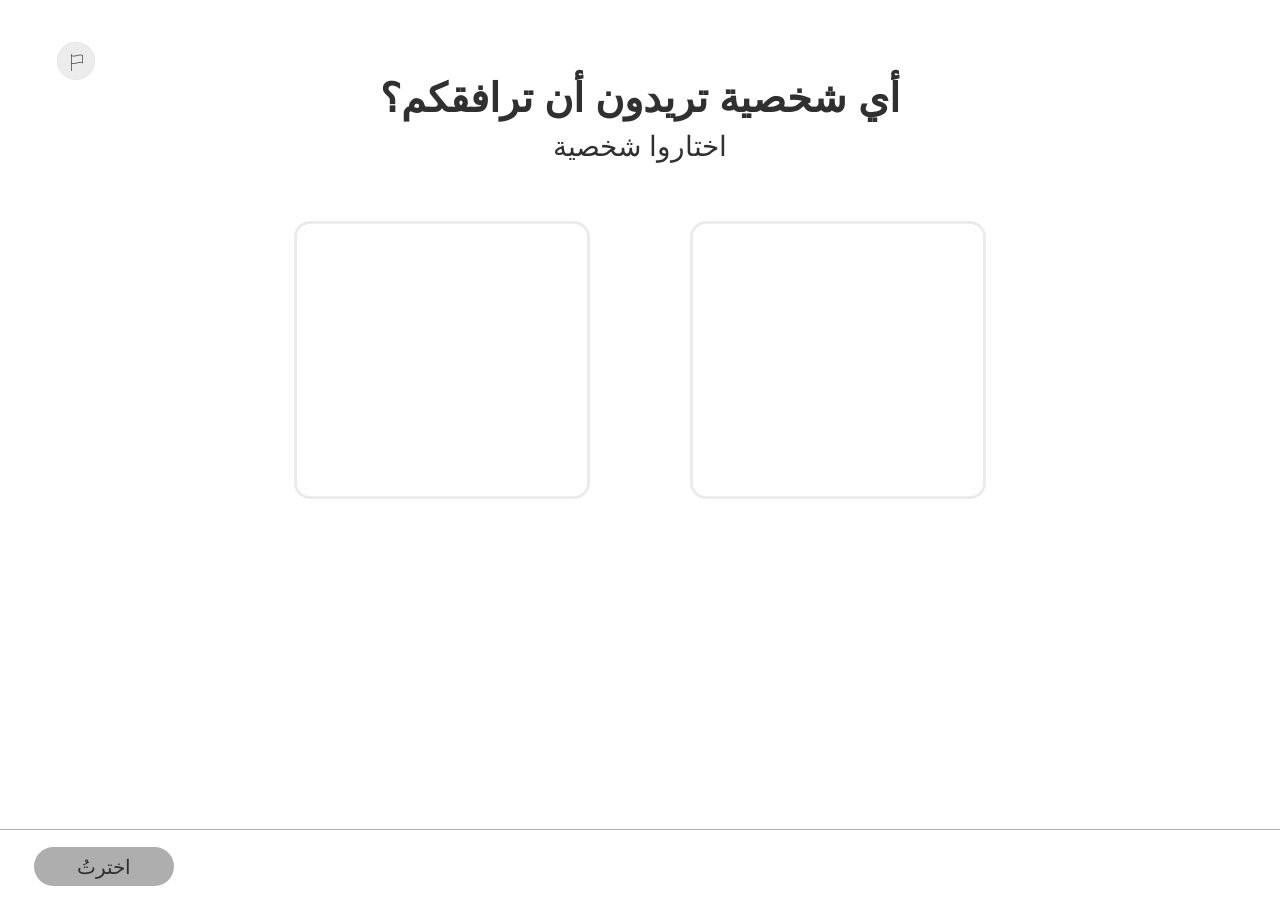
<file: methodica-math-ratio-05-01/index.html>
<!DOCTYPE html>
<html lang="ar" dir="rtl">
<head>
<meta charset="UTF-8">
<meta name="viewport" content="width=device-width, initial-scale=1.0">
<title>وحدة تعليمية 720 | رياضيات الهدف 1.5 | النسبة | الفصل 1</title>
<link rel="stylesheet" href="../unit-css/common.css?v=20261007a">
<link rel="stylesheet" href="styles.css?v=20261007a">
<link rel="stylesheet" href="../unit-css/25-report.css?v=20261007a">
</head>
<body>
<!-- Boot cover (resume): hides the first screen until it is known which screen to draw.
     A sibling of #app (not scaled). 50-loader.js / 40-resume.js dropBootCover() removes it on every
     exit path; this inline net removes it after 800 ms, or — while a restore is in flight
     (window.__resumeInFlight) — after at most 11 s. Copied from methodica-math-ratio-01. -->
<div id="boot-cover" style="position:fixed;inset:0;z-index:9999;background:#ffffff"></div>
<script>
(function () {
  var t0 = Date.now();
  function tick() {
    var c = document.getElementById('boot-cover');
    if (!c || !c.parentNode) return;
    if (window.__resumeInFlight && Date.now() - t0 < 11000) { setTimeout(tick, 100); return; }
    c.parentNode.removeChild(c);
  }
  setTimeout(tick, 800);
})();
</script>
<div id="app">

  <!-- מסך 1 — בחירת דמות מלווה (TwoOptionSelection) -->
  <section class="screen active" data-screen="0" id="s0">

    <div class="screen1-content">
      <div class="screen1-text-group">
        <h1 class="screen1-title">
   أي شخصية تريدون أن ترافقكم؟
        </h1>
        <p class="screen1-subtitle">اختاروا شخصية</p>
      </div>

      <div class="options-row" role="radiogroup" aria-label="اختاروا شخصية">
        <!-- character-1 — ימין (סדר שרירותי, טרם אושר ע"י המשתמשת) -->
        <div class="option-card"
             data-value="character-1"
             role="radio"
             aria-checked="false"
             tabindex="0"
             onclick="selectOption(this)"
             onkeydown="handleCardKey(event, this)">
          <div class="option-card-frame">
            <div class="option-card-img">
              <video autoplay loop muted playsinline aria-label="شخصية طفل يشير بعلامة النصر بأصبعيه">
                <source src="assets/videos/boy-avatar-v-fingers.mp4" type="video/mp4">
              </video>
            </div>
          </div>
        </div>

        <!-- character-2 — שמאל (סדר שרירותי, טרם אושר ע"י המשתמשת) -->
        <div class="option-card"
             data-value="character-2"
             role="radio"
             aria-checked="false"
             tabindex="0"
             onclick="selectOption(this)"
             onkeydown="handleCardKey(event, this)">
          <div class="option-card-frame">
            <div class="option-card-img">
              <video autoplay loop muted playsinline aria-label="شخصية صفراء تأكل بوبكورن">
                <source src="assets/videos/yellow-avatar-eats-popcorn.mp4" type="video/mp4">
              </video>
            </div>
          </div>
        </div>
      </div>
    </div>

    <!-- Bottom bar — מסך ראשון: אין כפתור חזרה בכלל (לא רק hidden — אין
         מסך קודם, לעולם לא יופיע). "בחרתי" מיושר לפיזי-שמאל (flex-end
         תחת RTL אמיתי, בלי direction:ltr) לפי המוסכמה הגלובלית. -->
    <div class="bottom-bar">
      <div class="bottom-bar-inner s0-bar">
        <button class="btn-continue" id="s0-continue" disabled onclick="advanceFromS0()">اخترتُ</button>
      </div>
    </div>

  </section>

  <!-- ============ מסך 2 — אולימפיאדת המדעים (מסך גלילה מותאם) ============
       "מסך לא בתבנית" (הערת המפיקה בתסריט, שקפים 4-5) — לא
       SingleChoiceQuestion סטנדרטי. תוכן מדויק מהתסריט (שקפים 4-5).
       כותרת+שתי תמונות-משלחת נשארות "צפות" (מחוץ לאזור הגלילה, לא
       position:sticky — פשוט לא חלק מה-overflow:auto, לכן אף פעם לא
       גוללות איתו). שתי שאלות חד-ברירה עצמאיות בתוך אזור גלילה יחיד,
       "עולות בזו אחר זו" (Q2 מוסתר עד שנענתה Q1) — קפיצת-עמוד בגלילה/
       מקלדת (אותו מנגנון עקרונית כמו מסך 17 ב-methodica-science-mass
       -measure-03-01, מותאם לעמודים שנחשפים דינמית). מסיחים בשורה
       אופקית אחת (לא מוערמים) — וריאנט מקומי של .scq-answers/.scq-opt
       (720-templates skill), לא וריאנט קיים בספריית המדעים. טקסט
       הכותרת ישור-ימין (לא ממורכז), צבעים = טוקני Math. אין טוגל.
       תמונות המשלחות: placeholder בלבד לפי בקשה מפורשת. ראו
       ARCHITECTURE.md → "מסך 2" לפירוט מלא + הנחות שדורשות אישור. -->
  <section class="screen" data-screen="1" id="s1">

    <!-- עמודה שמאלית קבועה — תמונות + נתוני-יחס בלבד -->
    <div class="oly-fixed-images">
      <div class="oly-delegation">
        <div class="oly-delegation-img-frame">
          <div class="oly-delegation-img-frame-inner">
            <button class="img-zoom-btn" type="button" aria-label="تكبير الصورة"
                    data-zoom-src="assets/images/משלחת-א.jpg" data-zoom-alt="البعثة أ">
              <svg class="img-zoom-btn__icon" viewBox="0 0 20 20" fill="none" xmlns="http://www.w3.org/2000/svg">
                <circle cx="8.5" cy="8.5" r="6" stroke="currentColor" stroke-width="1.6"/>
                <path d="M13 13L17.5 17.5" stroke="currentColor" stroke-width="1.6" stroke-linecap="round"/>
              </svg>
            </button>
            <img class="oly-delegation-img" src="assets/images/משלחת-א.jpg" alt="البعثة أ">
          </div>
        </div>
        <span class="oly-delegation-label">البعثة أ</span>
        <span class="oly-delegation-ratio">النسبة هي 1:4</span>
      </div>
      <div class="oly-delegation">
        <div class="oly-delegation-img-frame">
          <div class="oly-delegation-img-frame-inner">
            <button class="img-zoom-btn" type="button" aria-label="تكبير الصورة"
                    data-zoom-src="assets/images/משלחת-ב.jpg" data-zoom-alt="البعثة ب">
              <svg class="img-zoom-btn__icon" viewBox="0 0 20 20" fill="none" xmlns="http://www.w3.org/2000/svg">
                <circle cx="8.5" cy="8.5" r="6" stroke="currentColor" stroke-width="1.6"/>
                <path d="M13 13L17.5 17.5" stroke="currentColor" stroke-width="1.6" stroke-linecap="round"/>
              </svg>
            </button>
            <img class="oly-delegation-img" src="assets/images/משלחת-ב.jpg" alt="البعثة ب">
          </div>
        </div>
        <span class="oly-delegation-label">البعثة ب</span>
        <span class="oly-delegation-ratio">النسبة هي 1:8</span>
      </div>
    </div>

    <div class="oly-scroll-area" id="s1-scroll-area" tabindex="0">
    <div class="oly-scroll-inner">

      <h1 class="oly-title">أولمبيادة العلوم</h1>
      <div class="oly-intro">
        <p>انطلقت بعثتان إلى أولمبيادة العلوم وفازتا بنفس عدد الميداليات الذهبية بالضبط‎:</p>
        <ul class="oly-intro-list">
          <li>البعثة أ: النسبة هي 1:4 (ميدالية ذهبية واحدة مقابل كل 4 مشاركين ومشاركات في البعثة)‎.</li>
          <li>في البعثة ب: النسبة هي 1:8 (ميدالية ذهبية واحدة مقابل كل 8 مشاركين ومشاركات في البعثة)‎.</li>
        </ul>
      </div>

      <div class="oly-question" id="s1-q1">
        <p class="oly-qtext">أ. في أي بعثة عدد المشاركين والمشاركات أكبر برأيكم؟</p>
        <div class="oly-answer-block">
          <div class="scq-answers" role="radiogroup" aria-label="اختاروا بعثة">
            <div class="scq-opt" role="radio" aria-checked="false" tabindex="0" data-id="a"
                 onclick="olyQ1Select(this)" onkeydown="olyOptKey(event, this)">
              <span class="scq-radio"></span>
              <span class="scq-opt-text">البعثة أ</span>
            </div>
            <div class="scq-opt" role="radio" aria-checked="false" tabindex="0" data-id="b"
                 onclick="olyQ1Select(this)" onkeydown="olyOptKey(event, this)">
              <span class="scq-radio"></span>
              <span class="scq-opt-text">البعثة ب</span>
            </div>
          </div>
          <button class="btn-continue oly-check-btn" id="s1-q1-check" type="button" disabled onclick="olyQ1Check()">هل إجابتي صحيحة؟</button>
          <div class="scq-fb-box is-static" id="s1-q1-feedbox">
            <div class="scq-fb-title"><span class="scq-fb-title-text"></span></div>
            <p class="scq-fb-body"></p>
          </div>
        </div>
      </div>

      <!-- שאלה ב — חד-ברירה, 3 מסיחים (20/40/32), מוסתר עד שנענתה שאלה א -->
      <div class="oly-question" id="s1-q2" hidden>
        <p class="oly-qtext">ب. إذا فازت البعثة أ بـ 5 ميداليات ذهبية، كم مشاركًا يوجد في البعثة ب؟</p>
        <div class="oly-answer-block">
          <div class="scq-answers" role="radiogroup" aria-label="اختاروا عدد المشاركين">
            <div class="scq-opt" role="radio" aria-checked="false" tabindex="0" data-id="20"
                 onclick="olyQ2Select(this)" onkeydown="olyOptKey(event, this)">
              <span class="scq-radio"></span>
              <span class="scq-opt-text">20</span>
            </div>
            <div class="scq-opt" role="radio" aria-checked="false" tabindex="0" data-id="40"
                 onclick="olyQ2Select(this)" onkeydown="olyOptKey(event, this)">
              <span class="scq-radio"></span>
              <span class="scq-opt-text">40</span>
            </div>
            <div class="scq-opt" role="radio" aria-checked="false" tabindex="0" data-id="32"
                 onclick="olyQ2Select(this)" onkeydown="olyOptKey(event, this)">
              <span class="scq-radio"></span>
              <span class="scq-opt-text">32</span>
            </div>
          </div>
          <button class="btn-continue oly-check-btn" id="s1-q2-check" type="button" disabled onclick="olyQ2Check()">هل إجابتي صحيحة؟</button>
          <div class="scq-fb-box is-static" id="s1-q2-feedbox">
            <div class="scq-fb-title"><span class="scq-fb-title-text"></span></div>
            <p class="scq-fb-body"></p>
          </div>
        </div>
      </div>

      <!-- שאלה ג — חד-ברירה, 2 מסיחים ("משלחת X: נימוק" — שם המשלחת בבולד
           + נקודתיים + המשך המסיח כטקסט רגיל, זורם באורך שתי שורות
           בתוך הפיל — לא שתי שורות נפרדות בעיצוב שונה), מוסתר עד שנענתה
           שאלה ב -->
      <div class="oly-question" id="s1-q3" hidden>
        <p class="oly-qtext"><span class="oly-qtext-lead">ت. تفكير نسبي: </span>أي بعثة حققت نسبة نجاح أعلى <br/> (ميداليات أكثر بالنسبة إلى حجم البعثة)؟</p>
        <div class="oly-answer-block">
          <div class="scq-answers" role="radiogroup" aria-label="اختاروا بعثة">
            <div class="scq-opt" role="radio" aria-checked="false" tabindex="0" data-id="a"
                 onclick="olyQ3Select(this)" onkeydown="olyOptKey(event, this)">
              <span class="scq-radio"></span>
              <span class="scq-opt-text"><strong>البعثة أ</strong>: لأن كل 4 مشاركات أو مشاركين فيها فازوا بميدالية (مقابل 8 في البعثة ب)</span>
            </div>
            <div class="scq-opt" role="radio" aria-checked="false" tabindex="0" data-id="b"
                 onclick="olyQ3Select(this)" onkeydown="olyOptKey(event, this)">
              <span class="scq-radio"></span>
              <span class="scq-opt-text"><strong>البعثة ب</strong>: لأن مقابل كل ميدالية فيها يوجد ضعفا المشاركات والمشاركين‎.</span>
            </div>
          </div>
          <button class="btn-continue oly-check-btn" id="s1-q3-check" type="button" disabled onclick="olyQ3Check()">هل إجابتي صحيحة؟</button>
          <div class="scq-fb-box is-static" id="s1-q3-feedbox">
            <div class="scq-fb-title"><span class="scq-fb-title-text"></span></div>
            <p class="scq-fb-body"></p>
          </div>
        </div>
      </div>

      <!-- שקף 7 — פסקת-מעבר + דמות מלווה עם בועית דיבור, מוסתר עד שנענתה
           שאלה ג'. תוכן מדויק מהתסריט (שקף 7). דמות/וידאו מתעדכנים
           דינמית לפי הבחירה במסך 1 (Companion character system) —
           resolveCharBubbleVideo קורא ל-S1_OUTRO_AVATAR_ASSETS ב-script.js. -->
      <div class="oly-outro" id="s1-outro" hidden>
        <div class="oly-intro">
          <p>لكي نجيب بسهولة عن أسئلة من هذا النوع، علينا‎:</p>
          <ul class="oly-intro-list">
            <li>التعمق في طرق <strong>حساب الكميات من النسبة‎</strong>.</li>
            <li><strong>لتقدير وقياس</strong> النتائج التي نحصل عليها من حساب الكميات بواسطة نسبة معطاة‎.</li>
            <li>ترسيخ <strong>فهم موضوع النسبة</strong> بمساعدة الحسابات الملائمة وبواسطة التقدير‎.</li>
          </ul>
        </div>
        <div class="char-bubble-wrap">
          <div class="char-speech-bubble">
            <p>يبدو تحديًا حقيقيًا!<br>أنا مستعد‎!</p>
          </div>
          <div class="char-bubble-avatar">
            <video id="s1-outro-avatar" autoplay loop muted playsinline></video>
          </div>
        </div>
      </div>

    </div>
    </div>

    <!-- Gesture Hint — Cursor Scroll (SELF-QA-lomda.md §7, Figma node 2915:35184).
         אחות (sibling) של .oly-scroll-area, לא ילד שלה — כדי שתישאר קבועה על
         המסך במקום לגלול איתו. אותו box בדיוק כמו .oly-scroll-area (כדי
         להיות ממורכזת מעל אזור הגלילה, לא מעל עמודת התמונות/הבר התחתון).
         מוצגת פעם אחת בכל כניסה למסך (s1MaybeShowScrollGesture, script.js),
         נעלמת ברגע גלילה אמיתית. יד ניטרלית (SVG, לא תלוית-נושא) + טבעות
         var(--subject-350)/var(--subject-400) — לא הצבעים הכחולים
         המוקשחים ב-SELF-QA (זה פרויקט Math, לא Science). -->
    <div class="gesture-hint-scroll-wrap" id="s1-scroll-gesture" hidden>
      <div class="gesture-hint">
        <div class="gesture-hint-ring gesture-hint-ring--big"></div>
        <div class="gesture-hint-ring gesture-hint-ring--small"></div>
        <img class="gesture-hint-hand" src="../unit-assets/img/gesture-hand-cursor.svg" alt="">
      </div>
    </div>

    <!-- פופ-אפי משוב — QA -->

    <div class="bottom-bar">
      <div class="bottom-bar-inner">
        <div class="bar-back"><button class="btn-back" id="s1-back" onclick="goTo(0)">عودة</button></div>
        <div class="bar-actions"><button class="btn-continue" id="s1-continue" disabled onclick="advanceFromS1()">متابعة</button></div>
      </div>
    </div>

  </section>

  <!-- ============ מסך 3 — יהב ויעל שותלים גינה (מסך גלילה מותאם) ============
       תוכן מהתסריט (שקפים 8-9,11-14; שקף 10 דולג לגמרי — מסומן במפורש
       בתסריט "מסך לא להפקה", הנחיות למפתח היישומון בלבד). "מסך לא
       בתבנית" (הערת המפיקה, חוזרת על עצמה בכל שקף: "ההקנייה תתבצע בתוך
       גלילה"). מבנה: סעיפים א'+ב'+ג' (הקדמה/יישומון/שאלת-שורות) גלויים
       מההתחלה (אין ביניהם בדיקה שדורשת נעילה); סעיפים ד'+ה' (הסבר יעל +
       שאלת-גרירה-למשוואה) נחשפים רק אחרי ששאלת השורות (ג') נענתה. אותו
       gesture-hint (Cursor Scroll) כמו מסך 2 — לפי בקשה מפורשת "בכל
       מסך". דמויות-בועה: placeholder בלבד (וידאו תלוי-בחירה טרם סופק
       לתוכן הזה) — ראו ARCHITECTURE.md § "מסך 3" לפירוט מלא + כל
       ההנחות/הקירובים שדורשים אישור. -->
  <section class="screen" data-screen="2" id="s2">

    <div class="s2-scroll-area" id="s2-scroll-area" tabindex="0">
    <div class="s2-scroll-inner">

      <div class="s2-section" id="s2-sec-a">
        <div class="s2-flow-row">
          <div class="s2-flow-text">
            <p class="s2-body s2-qtext">كيف نستخدم النسبة لحساب مقدار الأجزاء في المجموعة؟</p>
            <p class="s2-body">زرع علاء وأمل وياعيل في حديقة خضار الجدة 70 بذرة من الفجل والخس بنسبة 3:4‏‎.</p>
          </div>
          <div class="s2-hook-visual">
            <div class="char-speech-bubble s2-hook-bubble">
              <p>
               <b> ادّعى علاء: </b><br/> نسبة 4 : 3. <br/> أي إنه مقابل كل 3 حبات فجل ستُزرع في الحديقة، ستُزرع 4 بذور خس‎.

                </p>
            </div>
            <div class="s2-hook-img-frame">
              <div class="s2-hook-img-frame-inner">
                <button class="img-zoom-btn" type="button" aria-label="تكبير الصورة"
                        data-zoom-src="assets/images/boy-and-girl-planting.jpg" data-zoom-alt="علاء وأمل في حديقة خضار الجدة">
                  <svg class="img-zoom-btn__icon" viewBox="0 0 20 20" fill="none" xmlns="http://www.w3.org/2000/svg">
                    <circle cx="8.5" cy="8.5" r="6" stroke="currentColor" stroke-width="1.6"/>
                    <path d="M13 13L17.5 17.5" stroke="currentColor" stroke-width="1.6" stroke-linecap="round"/>
                  </svg>
                </button>
                <img class="s2-hook-img" src="assets/images/boy-and-girl-planting.jpg" alt="علاء وأمل في حديقة خضار الجدة">
              </div>
            </div>
          </div>
        </div>
      </div>

      <div class="s2-section" id="s2-sec-b">
        <div class="s2-sim-row">
          <div class="s2-sim-text">
            <p class="s2-body">أي إنه من بين 7 خضروات من النوعين، نحصل على: 3 حبات فجل و-4 رؤوس خس‎.</p>
            <p class="s2-body">
              <b> استخدموا التطبيق، كبّروا عدد الصفوف بواسطة الشريط حتى تصلوا إلى عدد الصفوف الملائم لـ 70 خسة وفجلة معًا‎. </b>
            </p>

          </div>
          <div class="s2-sim-wrap" id="s2-sim-wrap">
            <div class="s2-sim-panel">
              <iframe class="s2-sim-applet" title="تطبيق النسبة — الخس والفجل" src="geogbra-app/index.html?lettuce=4&amp;radish=3&amp;rows=1&amp;maxRows=18" loading="lazy"></iframe>
              <button class="img-zoom-btn" type="button" aria-label="تكبير التطبيق" onclick="s2SimExpandToggle(true)">
                <svg class="img-zoom-btn__icon" viewBox="0 0 20 20" fill="none" xmlns="http://www.w3.org/2000/svg">
                  <circle cx="8.5" cy="8.5" r="6" stroke="currentColor" stroke-width="1.6"/>
                  <path d="M13 13L17.5 17.5" stroke="currentColor" stroke-width="1.6" stroke-linecap="round"/>
                </svg>
              </button>
              <button class="img-zoom-close" type="button" aria-label="إغلاق التطبيق المكبّر" onclick="s2SimExpandToggle(false)">
                <svg class="img-zoom-close__icon" viewBox="0 0 15 15" fill="none" xmlns="http://www.w3.org/2000/svg">
                  <path d="M1 1L14 14M14 1L1 14" stroke="currentColor" stroke-width="2" stroke-linecap="round"/>
                </svg>
              </button>
            </div>
          </div>
        </div>
      </div>

      <div class="s2-section" id="s2-sec-c">
        <div class="s2-scq-row">
          <div class="s2-scq-content">
            <p class="s2-body s2-qtext">اختاروا إلى كم صف وصلتم‎:</p>
            <div class="oly-answer-block">
              <div class="scq-answers" role="radiogroup" aria-label="اختاروا عدد الصفوف">
                <div class="scq-opt" role="radio" aria-checked="false" tabindex="0" data-id="10"
                     onclick="s2CSelect(this)" onkeydown="olyOptKey(event, this)">
                  <span class="scq-radio"></span>
                  <span class="scq-opt-text">10</span>
                </div>
                <div class="scq-opt" role="radio" aria-checked="false" tabindex="0" data-id="11"
                     onclick="s2CSelect(this)" onkeydown="olyOptKey(event, this)">
                  <span class="scq-radio"></span>
                  <span class="scq-opt-text">11</span>
                </div>
                <div class="scq-opt" role="radio" aria-checked="false" tabindex="0" data-id="12"
                     onclick="s2CSelect(this)" onkeydown="olyOptKey(event, this)">
                  <span class="scq-radio"></span>
                  <span class="scq-opt-text">12</span>
                </div>
              </div>
              <button class="btn-continue s2-check-btn" id="s2-c-check" type="button" disabled onclick="s2CCheck()">هل إجابتي صحيحة؟</button>
              <div class="scq-fb-box is-static" id="s2-c-feedbox">
                <div class="scq-fb-title"><span class="scq-fb-title-text"></span></div>
                <p class="scq-fb-body"></p>
              </div>
            </div>
          </div>
          <div class="s2-scq-side">
            <div class="char-bubble-wrap" id="s2-c-char">
              <div class="char-speech-bubble">
                <p>هل سنحضّر سلطة في النهاية؟</p>
              </div>
              <div class="char-bubble-avatar">
                <video id="s2-c-avatar" loop muted playsinline></video>
              </div>
            </div>
            <div class="s2-fb-img-frame" id="s2-c-fb-img" hidden>
              <div class="s2-fb-img-frame-inner">
                <button class="img-zoom-btn" type="button" aria-label="تكبير الصورة"
                        data-zoom-src="assets/images/radish-cauliflower.jpg" data-zoom-alt="فجل وخس في الحديقة، مرتبان في صفوف">
                  <svg class="img-zoom-btn__icon" viewBox="0 0 20 20" fill="none" xmlns="http://www.w3.org/2000/svg">
                    <circle cx="8.5" cy="8.5" r="6" stroke="currentColor" stroke-width="1.6"/>
                    <path d="M13 13L17.5 17.5" stroke="currentColor" stroke-width="1.6" stroke-linecap="round"/>
                  </svg>
                </button>
                <img class="s2-fb-img" src="assets/images/radish-cauliflower.jpg" alt="فجل وخس في الحديقة، مرتبان في صفوف">
              </div>
            </div>
          </div>
        </div>
      </div>

      <div class="s2-section" id="s2-sec-d">
        <p class="s2-body">تقترح أمل طريقة أسهل للحساب‎:</p>
        <div class="s2-flow-row">
          <div class="s2-hook-visual">
            <div class="char-speech-bubble s2-hook-bubble s2-flow-bubble">
              <p class="s2-body">
                بما أن النسبة هي 3:4، فإن "الصحيح" لدينا هو 7 (<span dir="ltr">4+3</span>). ومعلوم لنا أيضًا أن بذور الفجل تشكّل <span class="frac"><span class="frac-num">3</span><span class="frac-den">7</span></span> من مجموع البذور.<br>لدينا 70 بذرة، ولذلك يمكننا الحساب بحسب الجزء الذي وجدناه‎:</p>
              <p class="s2-formula-line">
                <span dir="ltr"><span class="frac"><span class="frac-num">3</span><span class="frac-den">7</span></span> · 70 = 30</span> بذرة فجل
              </p>
              <p class="s2-formula-line">
                <span dir="ltr"><span class="frac"><span class="frac-num">4</span><span class="frac-den">7</span></span> · 70 = 40</span> بذرة خس
              </p>
            </div>
            <div class="s2-hook-img-col">
              <div class="char-speech-bubble">
                <p>واااو، أنت عبقرية‎!</p>
              </div>
              <div class="s2-hook-img-frame">
                <div class="s2-hook-img-frame-inner">
                  <button class="img-zoom-btn" type="button" aria-label="تكبير الصورة"
                          data-zoom-src="assets/images/boy-and-girl-planting-2.jpg" data-zoom-alt="علاء وأمل في حديقة خضار الجدة">
                    <svg class="img-zoom-btn__icon" viewBox="0 0 20 20" fill="none" xmlns="http://www.w3.org/2000/svg">
                      <circle cx="8.5" cy="8.5" r="6" stroke="currentColor" stroke-width="1.6"/>
                      <path d="M13 13L17.5 17.5" stroke="currentColor" stroke-width="1.6" stroke-linecap="round"/>
                    </svg>
                  </button>
                  <img class="s2-hook-img" src="assets/images/boy-and-girl-planting-2.jpg" alt="علاء وأمل في حديقة خضار الجدة">
                </div>
              </div>
            </div>
          </div>
        </div>
        <p class="s2-body">يمكن أن نرى أن طريقة أمل تقودنا إلى نفس النتيجة، وهذه عمليًا هي المعادلة التي سنستخدمها لحساب حجم كل جزء في المجموعة‎.</p>
      </div>

      <!-- סעיף ה (שקף 14) — שאלת גרירה-להתאמה: מה מייצג כל מספר במשוואה,
           נחשף אחרי ג'. וריאנט מקומי חדש של DragAndDropQuestion (720-templates
           skill) — "דיאגרמת-משוואה", לא Classic ולא Image Top: 4 משבצות ריקות
           מסביב למשוואה מרכזית, כל אחת מחוברת בקו לחלק הרלוונטי במשוואה.
           פריסה שוחזרה מרינדור בפועל של השקף (PowerPoint COM export), לא
           מ-Figma — קירוב, לא מדויק-פיקסל. ראו ARCHITECTURE.md § "מסך 3". -->
      <div class="s2-section" id="s2-sec-e">
        <p class="s2-body s2-qtext">نُكمل الاستنتاج معًا</p>
        <p class="s2-body">عندما يكون حجم المجموعة والنسبة بين أجزائها معلومين لنا، يمكننا حساب حجم كل جزء باستخدام المعادلة التي أمامنا‎.</p>
        <p class="s2-body s2-ddq-instruction">ماذا يمثّل كل عدد في المعادلة؟ اسحبوا كل تعريف إلى المكان المناسب‎.</p>

        <div class="s2-eq-diagram" id="s2-eq-diagram">
          <div class="s2-eq-formula">
            <div class="s2-eq-num-col">
              <div class="s2-eq-target" id="s2-target-known" ondragover="s2EDragOver(event,'s2-target-known')" ondragleave="s2EDragLeave(event,'s2-target-known')" ondrop="s2EDrop(event,'s2-target-known')"></div>
              <span class="frac"><span class="frac-num" id="s2-eq-n4">4</span><span class="frac-den" id="s2-eq-n7">7</span></span>
              <div class="s2-eq-target" id="s2-target-total" ondragover="s2EDragOver(event,'s2-target-total')" ondragleave="s2EDragLeave(event,'s2-target-total')" ondrop="s2EDrop(event,'s2-target-total')"></div>
            </div>
            <span>·</span>
            <div class="s2-eq-num-col">
              <div class="s2-eq-target" id="s2-target-groupsize" ondragover="s2EDragOver(event,'s2-target-groupsize')" ondragleave="s2EDragLeave(event,'s2-target-groupsize')" ondrop="s2EDrop(event,'s2-target-groupsize')"></div>
              <span id="s2-eq-n70">70</span>
            </div>
            <span>=</span>
            <div class="s2-eq-num-col">
              <span id="s2-eq-n40">40</span>
              <div class="s2-eq-target" id="s2-target-knownsize" ondragover="s2EDragOver(event,'s2-target-knownsize')" ondragleave="s2EDragLeave(event,'s2-target-knownsize')" ondrop="s2EDrop(event,'s2-target-knownsize')"></div>
            </div>
          </div>
        </div>

        <!-- שורת מסיחים גרירים — סדר DOM = סדר פיזי מימין-לשמאל תחת RTL אמיתי -->
        <div class="s2-ddq-source" id="s2-ddq-source">
          <div class="s2-ddq-slot">
            <div class="gesture-hint-drag-wrap" id="s2-drag-gesture" hidden>
              <div class="gesture-hint">
                <div class="gesture-hint-ring gesture-hint-ring--big"></div>
                <div class="gesture-hint-ring gesture-hint-ring--small"></div>
                <img class="gesture-hint-hand" src="../unit-assets/img/gesture-hand-cursor.svg" alt="">
              </div>
            </div>
            <div class="s2-ddq-card" id="s2-drag-groupsize" draggable="true" ondragstart="s2EDragStart(event,'s2-drag-groupsize')" ondragend="s2EDragEnd(event)">حجم المجموعة</div>
          </div>
          <div class="s2-ddq-slot"><div class="s2-ddq-card" id="s2-drag-knownsize" draggable="true" ondragstart="s2EDragStart(event,'s2-drag-knownsize')" ondragend="s2EDragEnd(event)">حجم الجزء المعلوم لنا بحسب النسبة</div></div>
          <div class="s2-ddq-slot"><div class="s2-ddq-card" id="s2-drag-known" draggable="true" ondragstart="s2EDragStart(event,'s2-drag-known')" ondragend="s2EDragEnd(event)">الجزء المعلوم لنا بحسب النسبة</div></div>
          <div class="s2-ddq-slot"><div class="s2-ddq-card" id="s2-drag-total" draggable="true" ondragstart="s2EDragStart(event,'s2-drag-total')" ondragend="s2EDragEnd(event)">مجموع الأجزاء بحسب النسبة</div></div>
        </div>

        <button class="btn-continue s2-check-btn" id="s2-e-check" type="button" disabled onclick="s2ECheck()">هل إجابتي صحيحة؟</button>
        <div class="scq-fb-box is-static" id="s2-e-feedbox">
          <div class="scq-fb-title"><span class="scq-fb-title-text"></span></div>
          <p class="scq-fb-body"></p>
          <button class="scq-fb-reveal-btn" id="s2-e-reveal-btn" type="button" hidden onclick="s2EToggleReveal()">الإجابة الصحيحة</button>
        </div>
      </div>

    </div>
    </div>

    <!-- Gesture Hint — Cursor Scroll, זהה למסך 2 (SELF-QA-lomda.md §7),
         box זהה ל-.s2-scroll-area, לא ל-.oly-scroll-area. -->
    <div class="gesture-hint-scroll-wrap s2-gesture-hint-wrap" id="s2-scroll-gesture" hidden>
      <div class="gesture-hint">
        <div class="gesture-hint-ring gesture-hint-ring--big"></div>
        <div class="gesture-hint-ring gesture-hint-ring--small"></div>
        <img class="gesture-hint-hand" src="../unit-assets/img/gesture-hand-cursor.svg" alt="">
      </div>
    </div>

    <div class="bottom-bar">
      <div class="bottom-bar-inner">
        <div class="bar-back"><button class="btn-back" id="s2-back" onclick="goTo(1)">عودة</button></div>
        <div class="bar-actions"><button class="btn-continue" id="s2-continue" disabled onclick="advanceFromS2()">متابعة</button></div>
      </div>
    </div>

  </section>

  <!-- מסך 4 — מסך מעבר (TransitionScreen), data-screen="3", id="s3" -->
  <section class="screen" data-screen="3" id="s3">
    <div class="s3-content">
      <div class="s3-text-group">
        <p class="s3-line"><b>سنبدأ بالتمرين بعد قليل،</b></p>
        <p class="s3-line s3-line--sub">لكن قبل ذلك، تعالوا نحلّ تمرينًا واحدًا معًا</p>
      </div>
      <div class="s3-avatar-wrap">
        <video class="s3-avatar" id="s3-avatar" src="assets/videos/yellow-avatar-and-turquise-avatar.mp4" autoplay loop muted playsinline></video>
      </div>
    </div>

    <div class="bottom-bar">
      <div class="bottom-bar-inner">
        <div class="bar-back"><button class="btn-back" id="s3-back" onclick="goTo(2)">عودة</button></div>
        <div class="bar-actions"><button class="btn-continue" id="s3-continue" onclick="advanceFromS3()">متابعة</button></div>
      </div>
    </div>
  </section>

  <!-- =========================================================
       מסך 5 (מאוחד, מסכים 5-11 בתסריט/דוקס) — תרגול מונחה, data-screen="4", id="s4"
       תוכן משקפים 16-22. מבנה שני-פאנלים לפי Figma (fileKey
       eSbp4bKHgBky0rakDb8l9N): פאנל-מחברת לבן (מימין, פיזית) עם הבעיה
       המקורית (מעומעמת) + שורת-סיכום דינמית + השלב הנוכחי (מודגש,
       מוחלף בכל שלב — לא מצטבר) + כרטיס "שלב מודרך" סגול (משמאל, פיזית)
       עם השאלה/הנחיה הנוכחית + בקרות תשובה (נכון/לא נכון או פילים) +
       מונה "X מתוך 6". 6 שלבים רציפים (עונים לשקפים 17-22; שקף 16 הוא
       מסך-פתיחה שלב 0). ראו ARCHITECTURE.md § "מסך 5 (מאוחד)" לפירוט
       מלא + כל ההנחות (כולל "בלון-מחשבה"/bulb icon חסר-נכס, וטקסט
       השאלה הבינארית בשלב 1 שנבנה מהרכבה של משפטי-תסריט אמיתיים, לא
       הומצא).
       ========================================================= -->
  <section class="screen" data-screen="4" id="s4">
    <div class="s4-content">
      <h2 class="s4-title">النسبة – تعالوا نحل التمرين الأول معًا</h2>
      <div class="s4-text-block">
        <!-- הנחיה מתמדת — מוצגת בכל השלבים, לא רק בפתיחה כמו שהיה
             בסבב הקודם (תואם ל-"Text+Title Content" ברפרנס, שם היא
             שקופית קבועה בכל אחד ממצבי-הרכיב). -->
        <p class="s4-instruction">اقرؤوا التمرين التالي. لا تحلوه، فقط انظروا إلى المعطيات وفكروا إذا كان لديكم اتجاه للحل.</p>

        <div class="s4-main">
      <!-- פאנל-מחברת לבן ("Instruction") — פיזית מימין (ראשון ב-DOM,
           RTL row) — תואם למדויק לרפרנס (border 2px #3b2fc2, radius24,
           padding 32/20). -->
      <div class="s4-notebook" id="s4-notebook">
        <div class="s4-notebook-scroll">
        <div class="s4-notebook-inner">
        <p class="s4-problem" id="s4-problem">لدى فادي ووائل توجد 56 بنّورة. النسبة بين عدد البنانير الحمراء وعدد البنانير الزرقاء هي 2:5. حصل فادي على البنانير الحمراء وحصل وائل على البنانير الزرقاء‎.</p>
        <div class="s4-preview-rows" id="s4-preview-rows">
          <div class="s4-preview-row" id="s4-preview-row-1">
            <span class="s4-preview-label" id="s4-preview-label-1">أ. على أي جزء من البنانير حصل فادي؟</span>
            <span class="s4-preview-box" id="s4-preview-box-1"></span>
          </div>
          <div class="s4-preview-row" id="s4-preview-row-2">
            <span class="s4-preview-label" id="s4-preview-label-2">ب. على أي جزء من البنانير حصل وائل؟</span>
            <span class="s4-preview-box" id="s4-preview-box-2"></span>
          </div>
          <div class="s4-preview-row" id="s4-preview-row-3">
            <span class="s4-preview-label" id="s4-preview-label-3">ت. على كم بنورة حصل فادي؟</span>
            <span class="s4-preview-box" id="s4-preview-box-3"></span>
          </div>
          <div class="s4-preview-row" id="s4-preview-row-4">
            <span class="s4-preview-label" id="s4-preview-label-4">ث. على كم بنورة حصل وائل؟</span>
            <span class="s4-preview-box" id="s4-preview-box-4"></span>
          </div>
        </div>

        </div>
        </div>
        <div class="s4-card-gesture-wrap" id="s4-notebook-gesture" hidden>
          <div class="gesture-hint">
            <div class="gesture-hint-ring gesture-hint-ring--big"></div>
            <div class="gesture-hint-ring gesture-hint-ring--small"></div>
            <img class="gesture-hint-hand" src="../unit-assets/img/gesture-hand-cursor.svg" alt="">
          </div>
        </div>
      </div>

      <div class="s4-intro-char" id="s4-intro-char">
        <div class="char-bubble-wrap">
          <div class="char-speech-bubble">
            <p>سنشرح الحل فورًا، خطوة بخطوة</p>
          </div>
          <div class="char-bubble-avatar">
            <video id="s4-intro-avatar" loop muted playsinline></video>
          </div>
        </div>
      </div>

      <!-- כרטיס "שלב מודרך" סגול ("Guided Step") — פיזית משמאל (שני
           ב-DOM, RTL row), מוסתר בשלב 0. תואם למדויק לרפרנס: bg
           #5749c4, padding 26px, radius 24. אייקון-הנורה הוא נכס SVG
           אמיתי שיוצא מ-Figma (לא הומצא, ולא הושמט כמו בסבב הקודם). -->
      <div class="s4-step-card" id="s4-step-card" hidden>
        <div class="s4-step-card-inner">
        <img class="s4-bulb" src="../unit-assets/img/icon-bulb-outline-white.svg" alt="" aria-hidden="true">

        <!-- שלב 1 — א' (שקף 17): בינארי נכון/לא נכון -->
        <div class="s4-step-block" id="s4-step-1" hidden>
          <p class="s4-step-setup">النسبة بين عدد البنانير الحمراء وعدد البنانير الزرقاء هي 2:5. لذلك فإن "الصحيح" لدينا هو <br/> <span dir="ltr">2 + 5 = 7</span>.</p>
          <p class="s4-step-prompt">أ. هل صحيح أن لدى فادي يوجد <span class="frac"><span class="frac-num">2</span><span class="frac-den">7</span></span> من البنانير؟</p>
          <div class="s4-pills" id="s4-pills-1">
            <button class="s4-pill" data-id="true" onclick="s4Choose(1,'true',this)">صحيح</button>
            <button class="s4-pill" data-id="false" onclick="s4Choose(1,'false',this)">غير صحيح</button>
          </div>
          <p class="s4-step-explain" id="s4-explain-1" hidden>حصل فادي على البنانير الحمراء، أي إنه يوجد لديه <span class="frac"><span class="frac-num">2</span><span class="frac-den">7</span></span> من البنانير.</p>
        </div>

        <!-- שלב 2 — ב' (שקף 18): 3 פילים שבר -->
        <div class="s4-step-block" id="s4-step-2" hidden>
          <p class="s4-step-setup">حصل وائل على البنانير الزرقاء. إذا كانت النسبة 2:5، وحصل فادي على <span class="frac"><span class="frac-num">2</span><span class="frac-den">7</span></span>،</p>
          <p class="s4-step-prompt">ب. على أي جزء حصل وائل؟</p>
          <div class="s4-pills" id="s4-pills-2">
            <button class="s4-pill" data-id="5/7" aria-label="5/7" onclick="s4Choose(2,'5/7',this)"><span class="frac"><span class="frac-num">5</span><span class="frac-den">7</span></span></button>
            <button class="s4-pill" data-id="4/7" aria-label="4/7" onclick="s4Choose(2,'4/7',this)"><span class="frac"><span class="frac-num">4</span><span class="frac-den">7</span></span></button>
            <button class="s4-pill" data-id="2/5" aria-label="2/5" onclick="s4Choose(2,'2/5',this)"><span class="frac"><span class="frac-num">2</span><span class="frac-den">5</span></span></button>
          </div>
          <p class="s4-step-explain" id="s4-explain-2" hidden>حصل وائل على  <span class="frac"><span class="frac-num">5</span><span class="frac-den">7</span></span> من البنانير.</p>
        </div>

        <!-- שלב 3 — ג' (שקף 19): 3 פילים מספר -->
        <div class="s4-step-block" id="s4-step-3" hidden>
          <p class="s4-step-setup">حصل وائل على <span class="frac"><span class="frac-num">5</span><span class="frac-den">7</span></span> من البنانير.<br>إذا كان لدى فادي <span class="frac"><span class="frac-num">2</span><span class="frac-den">7</span></span> من البنانير، وكان هناك 56 بنورة بالمجموع، فيمكننا الحساب‎:</p>
          <p class="s4-step-prompt">ت. <span dir="ltr"><span class="frac"><span class="frac-num">2</span><span class="frac-den">7</span></span>⋅ 56 = ?</span></p>
          <div class="s4-pills" id="s4-pills-3">
            <button class="s4-pill" data-id="18" onclick="s4Choose(3,'18',this)">18</button>
            <button class="s4-pill" data-id="20" onclick="s4Choose(3,'20',this)">20</button>
            <button class="s4-pill" data-id="16" onclick="s4Choose(3,'16',this)">16</button>
          </div>
          <p class="s4-step-explain" id="s4-explain-3" hidden>حصل فادي على 16 بنورة.</p>
        </div>

        <!-- שלב 4 — ד' (שקף 20): 3 פילים מספר -->
        <div class="s4-step-block" id="s4-step-4" hidden>
          <p class="s4-step-setup">حصل فادي على 16 بنورة.<br>إذا كان لدى وائل <span class="frac"><span class="frac-num">5</span><span class="frac-den">7</span></span> من البنانير، وكان هناك 56 بنورة بالمجموع، فيمكننا الحساب‎:</p>
          <p class="s4-step-prompt">ث. <span dir="ltr"><span class="frac"><span class="frac-num">5</span><span class="frac-den">7</span></span>⋅ 56 = ?</span></p>
          <div class="s4-pills" id="s4-pills-4">
            <button class="s4-pill" data-id="45" onclick="s4Choose(4,'45',this)">45</button>
            <button class="s4-pill" data-id="40" onclick="s4Choose(4,'40',this)">40</button>
            <button class="s4-pill" data-id="39" onclick="s4Choose(4,'39',this)">39</button>
          </div>
          <p class="s4-step-explain" id="s4-explain-4" hidden>حصل وائل على 40 بنورة.</p>
        </div>

        <!-- שלב 5 — ד' דרך נוספת (שקף 21): לא אינטראקטיבי -->
        <div class="s4-step-block" id="s4-step-5" hidden>
          <p class="s4-step-prompt"><span style="font-weight:400">ث. </span>طريقة أخرى‎:</p>
          <p class="s4-step-explain">إجمالي عدد البنانير هو 56.<br>حصل فادي على 16 بنورة.<br>لذلك، حصل وائل على:<br><span dir="ltr"> 56 − 16 = بنورة 40 </span></p>
        </div>

        <!-- שלב 6 — סידור בקבוצות (שקף 22): לא אינטראקטיבי, מציג את דיאגרמת הגולות -->
        <div class="s4-step-block" id="s4-step-6" hidden>
          <p class="s4-step-explain">حصل وائل على 40 بنورة.<br>ويمكننا أيضًا ترتيب البنانير الكرات في مجموعات مكونة من <strong>7</strong>.<br>في كل مجموعة ستكون هناك <strong>بنورتان حمراوان</strong> و-<strong>5 بنانير زرقاء</strong>.<br>بما أنّ <span dir="">8 = 7 ÷ 56</span>، <br>فقط تكوّنت <strong> 8 مجموعات (في الصورة، كل مجموعة مرتبة في صف). </strong>.<br>لذلك، سيكون هناك <span dir="ltr">8 · <bdi>صفوف</bdi> 2 = 16</span> بنورة حمراء،<br>و- <span dir="ltr">8 · <bdi>صفوف</bdi> 5 = 40</span> بنورة زرقاء.</p>
          <div class="s4-marbles" id="s4-marbles" hidden aria-label="56 بنورة مرتبة في 8 مجموعات مكونة من 7: بنورتان حمراوان و-5 بنانير زرقاء في كل مجموعة"></div>
        </div>

        </div>
      </div>
        </div>
      </div>
    </div>

    <div class="bottom-bar">
      <div class="bottom-bar-inner">
        <div class="bar-back"><button class="btn-back" id="s4-back" onclick="s4BackOrPrevScreen()">عودة</button></div>
        <div class="bar-actions"><button class="btn-continue" id="s4-continue" onclick="s4ContinueClick()">متابعة</button></div>
      </div>
    </div>
  </section>

  <!-- =========================================================
       מסך 6 — מסך מעבר (TransitionScreen), data-screen="5", id="s5"
       תוכן שקף 23. לפי בקשה מפורשת בדוקס ("פרומפטים לבניית מסכים של
       סיין 1.docx", שורת מסך 6: "מסך 4 תעתיק משמה, גם התמונות/וידאו
       הם אותם") — מבנה/class-set זהים 1:1 למסך 4 (data-screen="3",
       id="s3"): .s3-content/.s3-text-group/.s3-line/.s3-avatar-wrap/
       .s3-avatar, ואותה מוסכמת-דמות בדיוק (resolveCharBubbleVideo +
       S3_AVATAR_ASSETS — לא נכס-זוג-דמויות סטטי; ה-src מתמלא ב-JS
       לפי הדמות שנבחרה במסך 1, בדיוק כמו s3 בפועל היום). ההבדל
       היחיד: כפתור "המשך" מקבל תווית מותאמת מהתסריט ("קחו אותי
       לשאלות"), לא "המשך" הגנרי. ראו ARCHITECTURE.md § "מסך 6".
       ========================================================= -->
  <section class="screen" data-screen="5" id="s5">
    <div class="s3-content">
      <div class="s3-text-group">
        <p class="s3-line"><b>ماذا بقيَ عالقًا في عقولنا؟</b></p>
        <p class="s3-line">سؤالان بسيطان للإحماء قبل أن نتقدم</p>
      </div>
      <div class="s3-avatar-wrap">
        <video class="s3-avatar" id="s5-avatar" autoplay loop muted playsinline></video>
      </div>
    </div>

    <div class="bottom-bar">
      <div class="bottom-bar-inner">
        <div class="bar-back"><button class="btn-back" id="s5-back" onclick="goTo(4)">عودة</button></div>
        <div class="bar-actions"><button class="btn-continue" id="s5-continue" onclick="goTo(6)">خذوني إلى الأسئلة</button></div>
      </div>
    </div>
  </section>

  <!-- מסך 7 — שאלת קלט מספרי כפולה (ValueInputQuestion), מסך גלילה, -->
  <section class="screen" data-screen="6" id="s6">
    <div class="qnav" id="s6-qnav">
      <div class="qnav-item">
        <div class="qnav-icon qnav-future" id="s6-qnav-icon-1"></div>
        <span class="qnav-label" id="s6-qnav-label-1">سؤال 1</span>
      </div>
      <div class="qnav-line" id="s6-qnav-line-1"></div>
      <div class="qnav-item">
        <div class="qnav-icon qnav-future" id="s6-qnav-icon-2"></div>
        <span class="qnav-label" id="s6-qnav-label-2">سؤال 2</span>
      </div>
    </div>

    <div class="gesture-hint-scroll-wrap" id="s6-scroll-gesture" hidden>
      <div class="gesture-hint">
        <div class="gesture-hint-ring gesture-hint-ring--big"></div>
        <div class="gesture-hint-ring gesture-hint-ring--small"></div>
        <img class="gesture-hint-hand" src="../unit-assets/img/gesture-hand-cursor.svg" alt="">
      </div>
    </div>

    <div class="s6-scroll-area" id="s6-scroll-area">
    <div class="s6-scroll-inner">
      <!-- שאלה 1 מתוך 2 (שקפים 24-25) — בקבוקי שתייה -->
      <div class="s6-question" id="s6-q1">
        <div class="s6-q-row">
          <div class="s6-q-col">
            <p class="s2-body">في دكان سالم يوجد 60 قنينة مشروبات غازية، بعضها بنكهة التوت وبعضها بنكهة المانجو. <br/> النسبة بين عدد قناني المشروب بنكهة التوت وعدد قناني المشروب بنكهة المانجو هي 2:3‏‎.</p>
            <p class="s2-qtext">استخدموا التطبيق وساعدوا سالم على ترتيب القناني على الرفوف، <br/>بحسب النسبة المذكورة‎.</p>

            <div class="oly-answer-block">
              <div class="s6-answer-row">
                <span class="s6-answer-label">أ. على كم رف رتبتم قناني المشروبات؟</span>
                <input class="viq-input" id="s6-q1-a" type="number" inputmode="numeric" dir="ltr" aria-label="إجابة للبند أ" oninput="s6OnInput(1)">
              </div>
              <div class="s6-answer-row">
                <span class="s6-answer-label">ب. كم قنينة مشروب بنكهة التوت توجد على الرفوف؟</span>
                <input class="viq-input" id="s6-q1-b" type="number" inputmode="numeric" dir="ltr" aria-label="إجابة للبند ب" oninput="s6OnInput(1)">
              </div>
              <div class="s6-answer-row">
                <span class="s6-answer-label">ت. كم قنينة مشروب بنكهة المانجو توجد على الرفوف؟</span>
                <input class="viq-input" id="s6-q1-c" type="number" inputmode="numeric" dir="ltr" aria-label="إجابة البند ت" oninput="s6OnInput(1)">
              </div>
              <button class="btn-continue s6-check-btn" id="s6-q1-check" disabled onclick="s6Check(1)">هل إجابتي صحيحة؟</button>
              <div id="s6-q1-feedbox" class="scq-fb-box is-static">
                <div class="scq-fb-title"><span class="scq-fb-title-text"></span></div>
                <p class="scq-fb-body"></p>
                <button class="scq-fb-reveal-btn" id="s6-q1-reveal-btn" type="button" hidden onclick="s6ToggleReveal(1)">الإجابة الصحيحة</button>
              </div>
            </div>
          </div>
          <div class="s6-applet-wrap" id="s6-applet-wrap">
            <div class="s6-applet-panel">
              <iframe class="s6-applet-frame" title="تطبيق النسبة — ترتيب القناني في الدكان" src="juice-store-app/index.html?v=20260910g" loading="lazy"></iframe>
              <button class="img-zoom-btn" type="button" aria-label="تكبير التطبيق" onclick="s6AppletExpandToggle(true)">
                <svg class="img-zoom-btn__icon" viewBox="0 0 20 20" fill="none" xmlns="http://www.w3.org/2000/svg">
                  <circle cx="8.5" cy="8.5" r="6" stroke="currentColor" stroke-width="1.6"/>
                  <path d="M13 13L17.5 17.5" stroke="currentColor" stroke-width="1.6" stroke-linecap="round"/>
                </svg>
              </button>
              <button class="img-zoom-close" type="button" aria-label="إغلاق التطبيق المكبّر" onclick="s6AppletExpandToggle(false)">
                <svg class="img-zoom-close__icon" viewBox="0 0 15 15" fill="none" xmlns="http://www.w3.org/2000/svg">
                  <path d="M1 1L14 14M14 1L1 14" stroke="currentColor" stroke-width="2" stroke-linecap="round"/>
                </svg>
              </button>
            </div>
          </div>
        </div>
      </div>

      <!-- שאלה 2 מתוך 2 (שקף 26) — זוויות -->
        <div class="s6-question" id="s6-q2">
        <div class="s6-q-row">
          <div class="s6-q-col">
            <p class="s2-body">في الرسم معطى أن الزاوية  <span dir="ltr">∢ABC = 90°</span>. <br/> النسبة بين مقدار الزاوية‎ α ‎ومقدار الزاوية‎ β ‎هي 1:4‏‎.</p>
            <p class="s2-qtext">أكملوا‎:</p>
            <div class="oly-answer-block">
              <div class="s6-answer-row">
                <span class="s6-answer-label">أ. مقدار الزاوية‎ α ‎هو</span>
                <span class="s6-answer-value">
                  <span class="s6-answer-unit">°</span>
                  <input class="viq-input viq-input--sm" id="s6-q2-a" type="number" inputmode="numeric" dir="ltr" aria-label="مقدار الزاوية ألفا، بالدرجات" oninput="s6OnInput(2)">
                </span>
              </div>
              <div class="s6-answer-row">
                <span class="s6-answer-label">ب. مقدار الزاوية‎ β ‎هو</span>
                <span class="s6-answer-value">
                  <span class="s6-answer-unit">°</span>
                  <input class="viq-input viq-input--sm" id="s6-q2-b" type="number" inputmode="numeric" dir="ltr" aria-label="مقدار الزاوية بيتا، بالدرجات" oninput="s6OnInput(2)">
                </span>
              </div>
              <div class="s6-answer-row-actions">
                <button class="btn-hint" id="s6-q2-hint-btn" disabled onclick="s6HintOpen()">
                  <img class="scq-hint-icon" src="../unit-assets/img/icon-hint-purple.svg" alt="" aria-hidden="true">
                  هل يمكنني الحصول على تلميح؟
                </button>
                <button class="btn-continue s6-check-btn" id="s6-q2-check" disabled onclick="s6Check(2)">هل إجابتي صحيحة؟</button>
              </div>
              <div id="s6-q2-feedbox" class="scq-fb-box is-static">
                <div class="scq-fb-title"><span class="scq-fb-title-text"></span></div>
                <p class="scq-fb-body"></p>
                <button class="scq-fb-reveal-btn" id="s6-q2-reveal-btn" type="button" hidden onclick="s6ToggleReveal(2)">الإجابة الصحيحة</button>
              </div>
            </div>
          </div>
          <div class="s6-angle-diagram-frame">
            <button class="img-zoom-btn" type="button" aria-label="تكبير الصورة"
                    data-zoom-src="assets/images/angle-diagram-ratio.png" data-zoom-alt="رسم للزاوية‎ ABC ‎ومقدارها 90 درجة، مقسمة إلى الزاوية ألفا (العليا) والزاوية بيتا (السفلى)">
              <svg class="img-zoom-btn__icon" viewBox="0 0 20 20" fill="none" xmlns="http://www.w3.org/2000/svg">
                <circle cx="8.5" cy="8.5" r="6" stroke="currentColor" stroke-width="1.6"/>
                <path d="M13 13L17.5 17.5" stroke="currentColor" stroke-width="1.6" stroke-linecap="round"/>
              </svg>
            </button>
            <img class="s6-angle-diagram" src="assets/images/angle-diagram-ratio.png" alt="رسم للزاوية‎ ABC ‎ومقدارها 90 درجة، مقسمة إلى الزاوية ألفا (العليا) والزاوية بيتا (السفلى)">
          </div>
        </div>
      </div>
    </div>
    </div>

    <div id="s6-q2-hint-overlay" class="scq-hint-overlay" hidden>
      <div class="scq-hint-popup">
        <div class="scq-hint-title-row">
          <p class="scq-hint-title">تلميح</p>
          <img class="scq-hint-bulb" src="../unit-assets/img/icon-bulb-outline-white.svg" alt="">
        </div>
        <p class="scq-hint-body">بحسب النسبة 1:4، إلى كم جزء يجب تقسيم مقدار الزاوية الكاملة (<span dir="ltr">∢ABC</span>) للحصول على الزاوية β؟</p>
        <button class="scq-hint-close" type="button" onclick="s6HintClose()">فهِمْتُ</button>
      </div>
    </div>

    <div class="bottom-bar">
      <div class="bottom-bar-inner">
        <div class="bar-back"><button class="btn-back" id="s6-back" onclick="goTo(5)">عودة</button></div>
        <div class="bar-actions"><button class="btn-continue" id="s6-continue" disabled onclick="finishComponent('methodica-math-ratio-05-02')">متابعة</button></div>
      </div>
    </div>
  </section>

  <!-- ============ GLOBAL — Report/Issue button (.flag-btn) ============
       רכיב גלובלי יחיד, מחוץ לכל .screen, ישירות ב-#app, לפי
       720-templates skill (_global-components.md). ויזואלי בלבד — עדיין
       בלי התנהגות קליק (ייתכן שיחובר ל-LMS בהמשך). -->
  <button class="flag-btn" aria-label="هل وجدتم مشكلة؟" title="هل وجدتم مشكلة؟">
    <span class="flag-btn-icon" aria-hidden="true">
      <img class="flag-btn-icon-default" src="../unit-assets/img/btn-flag-default.png" alt="">
      <img class="flag-btn-icon-hover" src="../unit-assets/img/btn-flag-hover.png" alt="">
    </span>
    <span class="flag-btn-label">هل وجدتم مشكلة؟</span>
  </button>

  <!-- ============ GLOBAL — Image zoom modal ============
       מופע-משותף יחיד לכל היחידה, מחוץ לכל .screen, ישירות ב-#app, לפי
       מפרט 720-templates _global-components.md ("Image zoom"). כל תמונת
       תוכן שתצטרך זום (במסכי תוכן עתידיים) תוסיף כפתור .img-zoom-btn
       משלה בתוך ה-wrapper שלה (position:relative, בלי stacking context). -->
  <!-- Issue-report dialogs (unit-js/25-report.js, unit-css/25-report.css) -->
  <div id="report-modal"
         class="report-modal-overlay"
         hidden
         role="dialog"
         aria-modal="true"
         aria-labelledby="report-modal-title">
      <div class="report-modal-box">
        <button class="report-close-btn" onclick="tryCloseReportModal()" aria-label="סגור">&#10005;</button>
        <h2 class="report-modal-title" id="report-modal-title">דיווח על בעיה</h2>
        <p class="report-modal-body">משהו לא ברור או לא עובד כמו שצריך?<br>ספרו לנו מה קרה כדי שנטפל.</p>

        <div class="report-field">
          <label class="report-label" for="report-type"><span class="required-star">*</span> מה סוג הבעיה</label>
                    <div class="report-custom-select" id="report-type-wrapper">
            <button class="report-select-btn is-placeholder" type="button" aria-haspopup="listbox" aria-expanded="false">
              <span class="report-select-value">בחרו סוג בעיה</span>
            </button>
            <ul class="report-select-list" role="listbox" hidden>
              <li class="report-select-option" data-value="technical" role="option">תקלה טכנית או שמשהו לא עובד</li>
              <li class="report-select-option" data-value="unclear" role="option">משהו לא ברור לי</li>
              <li class="report-select-option" data-value="other" role="option">אחר</li>
            </ul>
            <input type="hidden" id="report-type" value="">
          </div>
          <span class="report-field-error" id="report-type-error" hidden>בחרו את סוג הבעיה</span>
        </div>

        <div class="report-field">
          <label class="report-label" for="report-text"><span class="required-star">*</span> מה קרה?</label>
          <textarea class="report-textarea" id="report-text" maxlength="250" rows="4" placeholder="פרטו מה קרה כדי שנוכל להבין את הבעיה" onblur="reportTextBlur()"></textarea>
          <span class="report-field-error" id="report-text-error" hidden>כתבו מה קרה</span>
          <span class="report-char-count" id="report-char-count">0 / 250</span>
        </div>

        <div class="report-actions">
          <button class="report-cancel-btn" onclick="tryCloseReportModal()">ביטול</button>
          <button class="report-submit-btn" onclick="submitReport()" disabled>שליחת דיווח</button>
        </div>
      </div>
    </div>
  <div id="report-confirm-modal"
         class="report-modal-overlay"
         hidden
         role="dialog"
         aria-modal="true"
         aria-labelledby="confirm-modal-title">
      <div class="report-modal-box report-confirm-box">
        <h2 class="report-modal-title" id="confirm-modal-title">בטוח לסגור את החלון?</h2>
        <p class="report-modal-body">בלחיצה על סגירה לא יישלח דיווח</p>
        <div class="report-actions">
          <button class="report-cancel-btn" onclick="forceCloseReportModal()">סגור חלון</button>
          <button class="report-submit-btn" onclick="backToReportForm()">אני רוצה לדווח</button>
        </div>
      </div>
    </div>
  <div id="report-thanks-modal"
         class="report-modal-overlay"
         hidden
         role="dialog"
         aria-modal="true"
         aria-labelledby="thanks-modal-title">
      <div class="report-modal-box report-confirm-box">
        <h2 class="report-modal-title" id="thanks-modal-title">הדיווח נשלח, תודה!</h2>
        <p class="report-modal-body">קיבלנו את הדיווח שלכם ונטפל בו בהקדם.</p>
        <div class="report-actions">
          <button class="report-submit-btn" onclick="closeReportThanks()">סגירה</button>
        </div>
      </div>
    </div>

  <div id="a11y-announcer" role="status" aria-live="polite" aria-atomic="true" style="position:absolute;width:1px;height:1px;overflow:hidden;clip:rect(0,0,0,0);white-space:nowrap"></div>

  <div id="img-zoom-modal" class="img-zoom-modal hidden" aria-hidden="true" data-zoom-close="true">
    <div class="img-zoom-modal__panel" role="dialog" aria-modal="true" aria-label="تكبير الصورة">
      <button class="img-zoom-close" type="button" data-zoom-close="true" aria-label="إغلاق تكبير الصورة">
        <svg class="img-zoom-close__icon" viewBox="0 0 15 15" fill="none" xmlns="http://www.w3.org/2000/svg">
          <path d="M1 1L14 14M14 1L1 14" stroke="currentColor" stroke-width="2" stroke-linecap="round"/>
        </svg>
      </button>
      <div class="img-zoom-modal__stage"></div>
    </div>
  </div>

  <!-- ============ GLOBAL — Feedback popup / Hint overlay ============
       CSS + JS מוכנים (styles.css / script.js), כולל closeAllPopupsAndHints()
       ותיקון הבאג הידוע (ראו script.js) — אין עדיין מופע HTML בפועל של
       פופ-אפ משוב (id "*-feedbox") או הצצת-רמז (id "*-hint-overlay") כי
       עדיין אין מסך שאלה ביחידה זו. כל מסך תוכן עתידי מוסיף את המופע שלו
       (עם ה-id/prefix שלו) ישירות ב-#app, מחוץ ל-.screen, לפי אותה מוסכמה
       בדיוק כמו בפרויקטי המדעים. -->

</div>
<script src="../unit-js/10-identity.js?v=20261007a"></script>
<script src="../unit-js/15-ui.js?v=20261007a"></script>
<script src="../unit-js/20-xapi.js?v=20261007a"></script>
<script src="../unit-js/22-scoring.js?v=20261007a"></script>
<script src="../unit-js/25-report.js?v=20261007a"></script>
<script src="../unit-js/28-feedback-drag.js?v=20261007a"></script>
<script src="../unit-js/30-nav.js?v=20261007a"></script>
<script src="../unit-js/32-progress.js?v=20261007a"></script>
<script src="../unit-js/35-questions.js?v=20261007a"></script>
<script src="../unit-js/40-resume.js?v=20261007a"></script>
<script src="../unit-js/45-resume-part.js?v=20261007a"></script>
<script src="../unit-js/50-loader.js?v=20261007a"></script>
<script src="../unit-js/60-devbridge.js?v=20261007a"></script>
<script src="script.js?v=20261007a"></script>
<script src="../unit-js/90-boot.js?v=20261007a"></script>
</body>
</html>
</file>
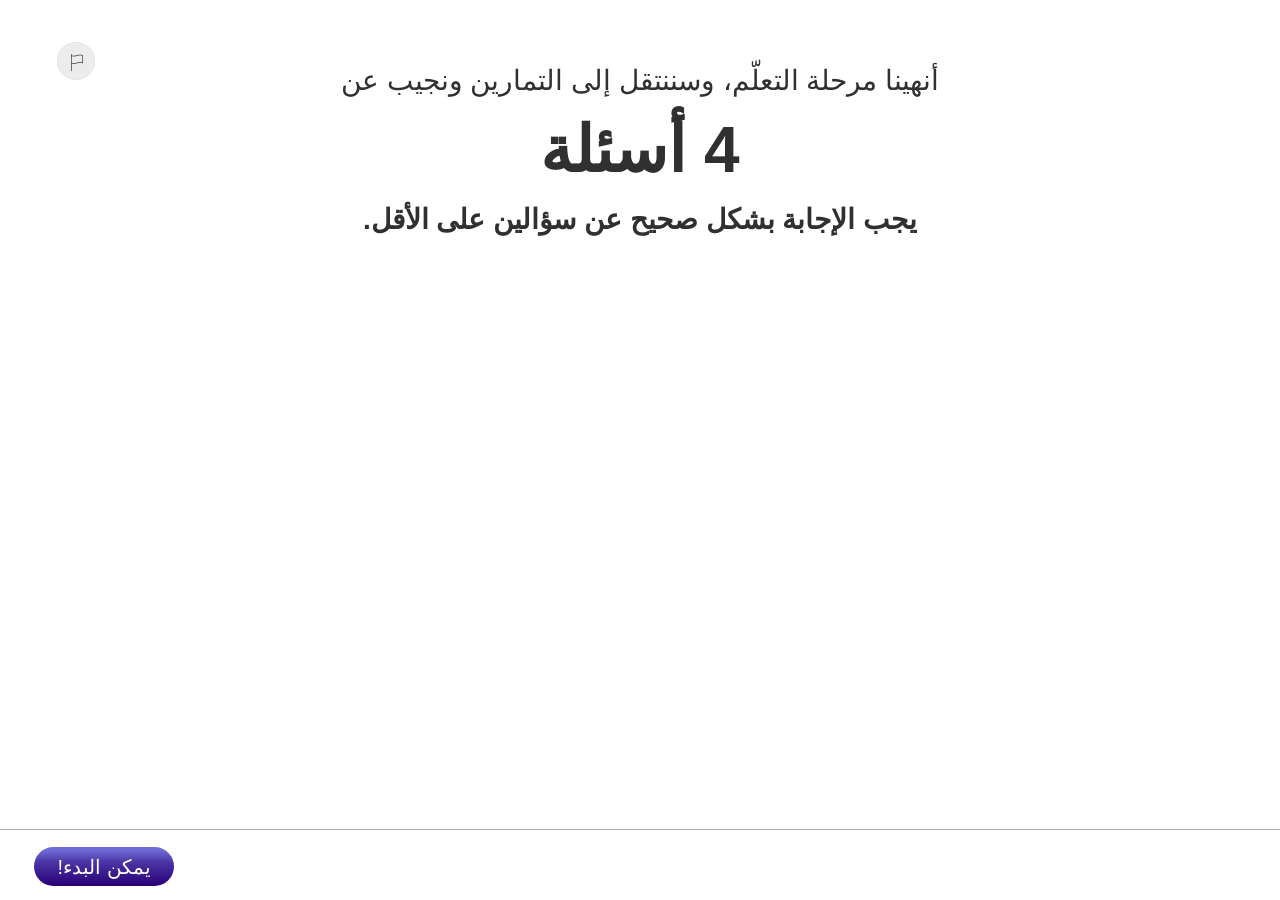
<file: methodica-math-ratio-05-02/index.html>
<!DOCTYPE html>
<html lang="ar" dir="rtl">
<head>
<meta charset="UTF-8">
<meta name="viewport" content="width=device-width, initial-scale=1.0">
<title>وحدة تعليمية 720 –– رياضيات الهدف 1.5 | النسبة | الفصل 2</title>
<link rel="stylesheet" href="../unit-css/common.css?v=20261007a">
<link rel="stylesheet" href="styles.css?v=20261007a">
<link rel="stylesheet" href="../unit-css/25-report.css?v=20261007a">
</head>
<body>
<!-- Boot cover (resume): hides the first screen until it is known which screen to draw.
     A sibling of #app (not scaled). 50-loader.js / 40-resume.js dropBootCover() removes it on every
     exit path; this inline net removes it after 800 ms, or — while a restore is in flight
     (window.__resumeInFlight) — after at most 11 s. Copied from methodica-math-ratio-01. -->
<div id="boot-cover" style="position:fixed;inset:0;z-index:9999;background:#ffffff"></div>
<script>
(function () {
  var t0 = Date.now();
  function tick() {
    var c = document.getElementById('boot-cover');
    if (!c || !c.parentNode) return;
    if (window.__resumeInFlight && Date.now() - t0 < 11000) { setTimeout(tick, 100); return; }
    c.parentNode.removeChild(c);
  }
  setTimeout(tick, 800);
})();
</script>
<div id="app">

  <!-- =========================================================
       מסך 1 — מסך מעבר (TransitionScreen), data-screen="0", id="s0"
       שקף 28 בתסריט ("מסך הזנקה"). שלוש רמות-טיפוגרפיה נפרדות (לא שתי
       שורות אחידות כמו במסך-המעבר של סיין 1) — כותרת-מספר גדולה
       ("4 שאלות") באמצע, מבוססת על מוקאפ-השקף עצמו. כפתור-המשך מקבל
       תווית מהתסריט ("يمكن البدء!"). ראו ARCHITECTURE.md § "מסך 1".
       ========================================================= -->
  <section class="screen active" data-screen="0" id="s0">
    <div class="s0-content">
      <p class="s0-line-1">أنهينا مرحلة التعلّم، وسننتقل إلى التمارين ونجيب عن</p>
      <p class="s0-line-2">4 أسئلة</p>
      <p class="s0-line-3">يجب الإجابة بشكل صحيح عن سؤالين على الأقل.</p>
      <div class="s0-avatar-wrap">
        <video class="s0-avatar" id="s0-avatar" autoplay loop muted playsinline></video>
      </div>
    </div>

    <div class="bottom-bar">
      <div class="bottom-bar-inner">
        <div class="bar-back"><button class="btn-back" id="s0-back" onclick="backToPart('methodica-math-ratio-05-01')">عودة</button></div>
        <div class="bar-actions"><button class="btn-continue" id="s0-continue" onclick="goTo(1)">يمكن البدء!</button></div>
      </div>
    </div>
  </section>

  <!-- =========================================================
       מסך 2 — ValueInputQuestion + פלייסהולדר-תמונה, data-screen="1",
       id="s1". שקף 29, "שאלה 1 (סעיפים א'+ב') מתוך 4". פריסה מועתקת
       ממסך 11 (data-screen="10", id="s10") של methodica-science-mass-
       measure-03-01 (תמונה+טקסט+סרגל התקדמות) — לפי בקשה מפורשת,
       השאלה החד-ברירה של המקור הוחלפה בשאלת-קלט (VIQ, כמו מסך 6 באותה
       לומדה). תמונת המקור (צילום-מסך טלפון) הוחלפה בפלייסהולדר, לפי
       בקשה מפורשת. אין רמז — לא נמצא טקסט-רמז מפורש בתסריט (הכפתור
       מופיע במוקאפ אבל בלי תוכן), ראו ARCHITECTURE.md.
       ========================================================= -->
  <section class="screen" data-screen="1" id="s1">
    <nav class="progress-question" id="s1-progress" aria-label="التنقُّل بين الأسئلة">
      <div class="progress-question__item" data-question="1">
        <div class="progress-question__icon"></div>
        <span class="progress-question__label">سؤال 1</span>
      </div>
      <div class="progress-question__connector" data-connector="1"></div>
      <div class="progress-question__item" data-question="2">
        <div class="progress-question__icon"></div>
        <span class="progress-question__label">سؤال 2</span>
      </div>
      <div class="progress-question__connector" data-connector="2"></div>
      <div class="progress-question__item" data-question="3">
        <div class="progress-question__icon"></div>
        <span class="progress-question__label">سؤال 3</span>
      </div>
      <div class="progress-question__connector" data-connector="3"></div>
      <div class="progress-question__item" data-question="4">
        <div class="progress-question__icon"></div>
        <span class="progress-question__label">سؤال 4</span>
      </div>
    </nav>

    <div class="scq-scroll-outer">
    <div class="scq-question">
      <div class="scq-text-col">
        <div class="scq-qtext-body">
          <p class="scq-qbody">1. في بطولة الألعاب الإلكترونية السنوية في المدرسة، أنشأت مجموعة مكوّنة من 30 طالبًا قناة مشتركة على الشبكة لرفع الفيديوهات من البطولة.<br>قسّم الطلاب العمل فيما بينهم إلى مهمتين فقط: <br>بعضهم لاعبون يصوّرون أنفسهم وهم يلعبون، وبعضهم محرّرو فيديو.<br>مقابل كل 3 محرّري فيديو يوجد 7 لاعبين‎.</p>
          <p class="scq-qtext-em">أجيبوا عن الأسئلة التالية:</p>
        </div>
        <div class="viq-answers">
          <div class="viq-answer-row">
            <span class="viq-answer-label">أ. كم طالبًا في القناة هم لاعبون؟</span>
            <input class="viq-input" id="s1-a" type="number" inputmode="numeric" dir="ltr" placeholder=" " aria-label="إجابة للبند أ" oninput="s1OnInput()">
          </div>
          <div class="viq-answer-row">
            <span class="viq-answer-label">ب. كم طالبًا في القناة هم محرّرو فيديو؟</span>
            <input class="viq-input" id="s1-b" type="number" inputmode="numeric" dir="ltr" placeholder=" " aria-label="إجابة للبند ب" oninput="s1OnInput()">
          </div>
        </div>
      </div>
      <div class="scq-img">
        <div class="scq-img-inner">
          <button class="img-zoom-btn" type="button" aria-label="تكبير الصورة"
                  data-zoom-src="assets/images/phone.jpg" data-zoom-alt="لقطة شاشة لقناة الألعاب الإلكترونية">
            <svg class="img-zoom-btn__icon" viewBox="0 0 20 20" fill="none" xmlns="http://www.w3.org/2000/svg">
              <circle cx="8.5" cy="8.5" r="6" stroke="currentColor" stroke-width="1.6"/>
              <path d="M13 13L17.5 17.5" stroke="currentColor" stroke-width="1.6" stroke-linecap="round"/>
            </svg>
          </button>
          <img src="assets/images/phone.jpg" alt="لقطة شاشة لقناة الألعاب الإلكترونية">
        </div>
      </div>
    </div>
    </div>

    <div id="s1-feedbox" class="scq-fb-box">
      <div class="scq-fb-title"><span class="scq-fb-title-text"></span></div>
      <p class="scq-fb-body"></p>
      <button class="scq-fb-reveal-btn" id="s1-reveal-btn" type="button" hidden onclick="viqToggleReveal('s1')">الإجابة الصحيحة</button>
    </div>

    <div class="bottom-bar">
      <div class="bottom-bar-inner">
        <div class="bar-back"><button class="btn-back" id="s1-back" onclick="goTo(0)">عودة</button></div>
        <div class="bar-actions"><button class="btn-continue" id="s1-check" disabled onclick="s1Check()">هل إجابتي صحيحة؟</button></div>
      </div>
    </div>
  </section>

  <!-- =========================================================
       מסך 3 — ValueInputQuestion + פלייסהולדר-תמונה, data-screen="2",
       id="s2". שקף 30, "שאלה 2 מתוך 4". אותו מבנה בדיוק כמו מסך 2 —
       הפעם שתי תשובות הן זוגות-קואורדינטות (A(x,y)/B(x,y)) המוטבעות
       במשפט, לפי הערת-ההפקה "לשים מקום למילוי בתוך הסוגריים".
       ========================================================= -->
  <section class="screen" data-screen="2" id="s2">
    <nav class="progress-question" id="s2-progress" aria-label="التنقُّل بين الأسئلة">
      <div class="progress-question__item" data-question="1">
        <div class="progress-question__icon"></div>
        <span class="progress-question__label">سؤال 1</span>
      </div>
      <div class="progress-question__connector" data-connector="1"></div>
      <div class="progress-question__item" data-question="2">
        <div class="progress-question__icon"></div>
        <span class="progress-question__label">سؤال 2</span>
      </div>
      <div class="progress-question__connector" data-connector="2"></div>
      <div class="progress-question__item" data-question="3">
        <div class="progress-question__icon"></div>
        <span class="progress-question__label">سؤال 3</span>
      </div>
      <div class="progress-question__connector" data-connector="3"></div>
      <div class="progress-question__item" data-question="4">
        <div class="progress-question__icon"></div>
        <span class="progress-question__label">سؤال 4</span>
      </div>
    </nav>

    <div class="scq-scroll-outer">
    <div class="scq-question">
      <div class="scq-text-col">
        <div class="scq-qtext-body">
          <p class="scq-qbody">2. فتحت مجموعة من الطلاب بثًا مباشرًا على قناة بث. <br>في بداية البث، كان في الدردشة 30 مشاركًا.<br>النسبة بين عدد الأولاد وعدد البنات كانت 1:5.<br> خلال البث انضم إلى الدردشة أولاد فقط، وتغيرت النسبة بين الأولاد والبنات إلى 1:1. <br> أمامكم محور أعداد - محور X يمثل ‎عدد الأولاد، ومحور Y يمثل ‎عدد البنات‎.
          </p>
          <p class="scq-qtext-em">أكملوا المعطيات بحسب الرسم البياني‎:</p>
        </div>
        <div class="viq-answers">
          <div class="viq-answer-row viq-answer-row--coord">
            <span class="viq-answer-label">أ. النقطة A – تمثل عدد الأولاد والبنات في الدردشة في بداية البث‎.</span>
            <span class="viq-coord" dir="ltr">
              A (
              <input class="viq-input viq-input--sm" id="s2-a-x" type="number" inputmode="numeric" dir="ltr" placeholder=" " aria-label="النقطة A، محور X" oninput="s2OnInput()">
              ,
              <input class="viq-input viq-input--sm" id="s2-a-y" type="number" inputmode="numeric" dir="ltr" placeholder=" " aria-label="النقطة A، محور Y" oninput="s2OnInput()">
              )
            </span>
          </div>
          <div class="viq-answer-row viq-answer-row--coord">
            <span class="viq-answer-label">ب. النقطة B – تمثل عدد الأولاد والبنات في نصف الساعة‎ الثاني.</span>
            <span class="viq-coord" dir="ltr">
              B (
              <input class="viq-input viq-input--sm" id="s2-b-x" type="number" inputmode="numeric" dir="ltr" placeholder=" " aria-label="النقطة B، محور X" oninput="s2OnInput()">
              ,
              <input class="viq-input viq-input--sm" id="s2-b-y" type="number" inputmode="numeric" dir="ltr" placeholder=" " aria-label="النقطة B، محور Y" oninput="s2OnInput()">
              )
            </span>
          </div>
        </div>
      </div>
      <div class="scq-img">
        <div class="scq-img-inner">
          <button class="img-zoom-btn" type="button" aria-label="تكبير الصورة"
                  data-zoom-src="assets/images/graph-screen-3.png" data-zoom-alt="محور أعداد يعرض عدد الأولاد (‎محور X) وعدد البنات (محور Y) ‎في الدردشة">
            <svg class="img-zoom-btn__icon" viewBox="0 0 20 20" fill="none" xmlns="http://www.w3.org/2000/svg">
              <circle cx="8.5" cy="8.5" r="6" stroke="currentColor" stroke-width="1.6"/>
              <path d="M13 13L17.5 17.5" stroke="currentColor" stroke-width="1.6" stroke-linecap="round"/>
            </svg>
          </button>
          <img src="assets/images/graph-screen-3.png" alt="محور أعداد يعرض عدد الأولاد (‎محور X) وعدد البنات (محور Y) ‎في الدردشة">
        </div>
      </div>
    </div>
    </div>

    <div id="s2-feedbox" class="scq-fb-box">
      <div class="scq-fb-title"><span class="scq-fb-title-text"></span></div>
      <p class="scq-fb-body"></p>
      <button class="scq-fb-reveal-btn" id="s2-reveal-btn" type="button" hidden onclick="viqToggleReveal('s2')">الإجابة الصحيحة</button>
    </div>

    <div class="bottom-bar">
      <div class="bottom-bar-inner">
        <div class="bar-back"><button class="btn-back" id="s2-back" onclick="goTo(1)">عودة</button></div>
        <div class="bar-actions"><button class="btn-continue" id="s2-check" disabled onclick="s2Check()">هل إجابتي صحيحة؟</button></div>
      </div>
    </div>
  </section>

  <!-- =========================================================
       מסך 4 — מסך גלילה, שאלה 3 מתוך 4, data-screen="3", id="s3".
       שקפים 31-33, שלושה חלקים נחשפים בזה אחר זה: (1) מידע בלבד, ללא
       שאלה; (2) שאלה חד-ברירה (רפרנס: מסך 19 סיין 1 יעד 11 — s18 שם);
       (3) נכון/לא נכון, 3 טענות (רפרנס: תבנית tf-row, סיין 4 יעד 3
       מסך 4). שתי תמונות קבועות בצד שמאל לאורך כל שלושת החלקים (לפי
       בקשה מפורשת "אל תיגע בתמונות"): צילום-בניין אמיתי (חולץ מה-pptx
       כ-picture shape מוטמע) + דיאגרמת-משולש (יוצאה מהשקף, PowerPoint
       COM export + טרימינג). ראו ARCHITECTURE.md § "מסך 4".
       ========================================================= -->
  <section class="screen" data-screen="3" id="s3">
    <nav class="progress-question" id="s3-progress" aria-label="التنقُّل بين الأسئلة">
      <div class="progress-question__item" data-question="1">
        <div class="progress-question__icon"></div>
        <span class="progress-question__label">سؤال 1</span>
      </div>
      <div class="progress-question__connector" data-connector="1"></div>
      <div class="progress-question__item" data-question="2">
        <div class="progress-question__icon"></div>
        <span class="progress-question__label">سؤال 2</span>
      </div>
      <div class="progress-question__connector" data-connector="2"></div>
      <div class="progress-question__item" data-question="3">
        <div class="progress-question__icon"></div>
        <span class="progress-question__label">سؤال 3</span>
      </div>
      <div class="progress-question__connector" data-connector="3"></div>
      <div class="progress-question__item" data-question="4">
        <div class="progress-question__icon"></div>
        <span class="progress-question__label">سؤال 4</span>
      </div>
    </nav>

    <!-- Gesture Hint (Cursor Scroll) — SELF-QA-lomda.md §7. מוצג פעם
         אחת בכניסה למסך, נעלם בגלילה אמיתית ראשונה. -->
    <div class="gesture-hint-scroll-wrap" id="s3-scroll-gesture" hidden>
      <div class="gesture-hint">
        <div class="gesture-hint-ring gesture-hint-ring--big"></div>
        <div class="gesture-hint-ring gesture-hint-ring--small"></div>
        <img class="gesture-hint-hand" src="../unit-assets/img/gesture-hand-cursor.svg" alt="">
      </div>
    </div>

    <div class="s3-fixed-images">
      <div class="s3-img-frame">
        <button class="img-zoom-btn" type="button" aria-label="تكبير الصورة"
                data-zoom-src="assets/images/triangle-roof-building-opt.jpg" data-zoom-alt="مبنى عام له سقف زجاجي على شكل مثلث">
          <svg class="img-zoom-btn__icon" viewBox="0 0 20 20" fill="none" xmlns="http://www.w3.org/2000/svg">
            <circle cx="8.5" cy="8.5" r="6" stroke="currentColor" stroke-width="1.6"/>
            <path d="M13 13L17.5 17.5" stroke="currentColor" stroke-width="1.6" stroke-linecap="round"/>
          </svg>
        </button>
        <img src="assets/images/triangle-roof-building-opt.jpg" alt="مبنى عام له سقف زجاجي على شكل مثلث">
      </div>
      <div class="s3-img-frame s3-img-frame--diagram">
        <button class="img-zoom-btn" type="button" aria-label="تكبير الصورة"
                data-zoom-src="assets/images/triangle-diagram-roof.png" data-zoom-alt="رسم لمثلث BAC، مقدار الزاوية A هو 60 درجة">
          <svg class="img-zoom-btn__icon" viewBox="0 0 20 20" fill="none" xmlns="http://www.w3.org/2000/svg">
            <circle cx="8.5" cy="8.5" r="6" stroke="currentColor" stroke-width="1.6"/>
            <path d="M13 13L17.5 17.5" stroke="currentColor" stroke-width="1.6" stroke-linecap="round"/>
          </svg>
        </button>
        <img src="assets/images/triangle-diagram-roof.png" alt="رسم لمثلث BAC، مقدار الزاوية A هو 60 درجة">
      </div>
    </div>

    <div class="s3-scroll-area" id="s3-scroll-area">
    <div class="s3-scroll-inner">
      <div class="s3-part" id="s3-part-1">
        <p class="s3-body">3. يخطط مكتب هندسة معمارية لمبنى عام جديد له سقف زجاجي على شكل مثلث.<br>حدّدت المهندسة المعمارية الرئيسية قاعدة بأن مقدار إحدى زوايا المثلث يجب أن يكون <br/> يساوي 60° (<span dir="ltr">∢BAC = 60°</span>).<br> قررت المهندسات المعماريات أن تكون النسبة بين مقدارَيّ الزاويتين الأخريين في مثلث السقف 5 : 3 بالضبط
        </p>
      </div>

      <div class="s3-part" id="s3-part-2">
        <p class="scq-qtext-em">أ. اختاروا المقدار الدقيق للزاويتين الأخريين في المبنى المخطط‎:</p>
        <div class="scq-answers scq-answers--fit" role="radiogroup" aria-label="خيارات الإجابة">
          <div class="scq-opt" role="radio" aria-checked="false" tabindex="0" data-id="a" onclick="s3P2Select('a')">
            <span class="scq-opt-text"><span dir="ltr">30°, 50°</span></span>
            <span class="scq-radio"></span>
          </div>
          <div class="scq-opt" role="radio" aria-checked="false" tabindex="0" data-id="b" onclick="s3P2Select('b')">
            <span class="scq-opt-text"><span dir="ltr">45°, 75°</span></span>
            <span class="scq-radio"></span>
          </div>
          <div class="scq-opt" role="radio" aria-checked="false" tabindex="0" data-id="c" onclick="s3P2Select('c')">
            <span class="scq-opt-text"><span dir="ltr">40°, 80°</span></span>
            <span class="scq-radio"></span>
          </div>
          <div class="scq-opt" role="radio" aria-checked="false" tabindex="0" data-id="d" onclick="s3P2Select('d')">
            <span class="scq-opt-text"><span dir="ltr">36°, 60°</span></span>
            <span class="scq-radio"></span>
          </div>
        </div>
        <button class="btn-continue s3-inline-btn" id="s3-p2-check" disabled onclick="s3P2Check()">هل إجابتي صحيحة؟</button>
        <div id="s3-p2-feedbox" class="scq-fb-box is-static">
          <div class="scq-fb-title"><span class="scq-fb-title-text"></span></div>
          <p class="scq-fb-body"></p>
        </div>
      </div>

      <div class="s3-part" id="s3-part-3">
        <p class="s3-body">ب. تفكر المهندسات المعماريات في تغيير الزاوية المعروفة (<span dir="ltr">∢BAC = 60°</span>)، مع إبقاء<br/>النسبة بين الزاويتين الأخريين كما كانت - 3:5‏‎.</p>
        <p class="scq-qtext-em">حدِّدوا لكلّ ادّعاء من الادّعاءات التالية ما إذا كان صحيحًا أو غير صحيح:</p>
        <div class="tf-rows" id="s3-p3-rows">
          <div class="tf-row" id="s3-p3-row-1">
            <div class="tf-stmt">
              <span class="tf-num">1.</span>
              <span class="tf-text">إذا أصبح مقدار الزاوية <span dir="ltr">∢BAC</span> هو °100، فإن مقدار الزاوية الإضافية،<br/> الأصغر بين الزاويتين الأخريين، سيكون °30.</span>
            </div>
            <div class="tf-btns">
              <button class="tf-btn" id="s3-p3-r1-true" onclick="s3P3Select(1,'true')">صحيح</button>
              <button class="tf-btn" id="s3-p3-r1-false" onclick="s3P3Select(1,'false')">غير صحيح</button>
            </div>
          </div>
          <div class="tf-row" id="s3-p3-row-2">
            <div class="tf-stmt">
              <span class="tf-num">2.</span>
              <span class="tf-text">لكي نحصل على زوايا مقدارها هو عدد صحيح، يجب أن يكون مجموع <br/>الزاويتين الأخريين عددًا يقبل القسمة على 8 بدون باقٍ.</span>
            </div>
            <div class="tf-btns">
              <button class="tf-btn" id="s3-p3-r2-true" onclick="s3P3Select(2,'true')">صحيح</button>
              <button class="tf-btn" id="s3-p3-r2-false" onclick="s3P3Select(2,'false')">غير صحيح</button>
            </div>
          </div>
          <div class="tf-row" id="s3-p3-row-3">
            <div class="tf-stmt">
              <span class="tf-num">3.</span>
              <span class="tf-text">إذا تغير مقدار الزاوية <span dir="ltr">∢BAC</span> إلى °20، ستكون إحدى <br/>الزاويتين الأخريين في المثلث زاوية قائمة‎.</span>
            </div>
            <div class="tf-btns">
              <button class="tf-btn" id="s3-p3-r3-true" onclick="s3P3Select(3,'true')">صحيح</button>
              <button class="tf-btn" id="s3-p3-r3-false" onclick="s3P3Select(3,'false')">غير صحيح</button>
            </div>
          </div>
        </div>
        <button class="btn-continue s3-inline-btn" id="s3-p3-check" disabled onclick="s3P3Check()">هل إجابتي صحيحة؟</button>
        <div id="s3-p3-feedbox" class="scq-fb-box is-static">
          <div class="scq-fb-title"><span class="scq-fb-title-text"></span></div>
          <p class="scq-fb-body"></p>
        </div>
      </div>
    </div>
    </div>

    <div class="bottom-bar">
      <div class="bottom-bar-inner">
        <div class="bar-back"><button class="btn-back" id="s3-back" onclick="goTo(2)">عودة</button></div>
        <div class="bar-actions"><button class="btn-continue" id="s3-continue" disabled onclick="goTo(4)">متابعة</button></div>
      </div>
    </div>
  </section>

  <!-- =========================================================
       מסך 5 — מסך גלילה, שאלה 4 מתוך 4, data-screen="4", id="s4".
       שקפים 34-36, שלושה חלקים: (1)+(2) שאלה חד-ברירה בלי תמונה
       (רפרנס: מסך 20 סיין 1 יעד 3), (3) שאלת-קלט כפולה (2 תשובות
       נפרדות). פסקת-הקשר (יחסי הניצחונות) קבועה, מוצגת תמיד מעל שלושת
       החלקים — לא חוזרת בכל חלק. ראו ARCHITECTURE.md § "מסך 5".
       ========================================================= -->
  <section class="screen" data-screen="4" id="s4">
    <nav class="progress-question" id="s4-progress" aria-label="التنقُّل بين الأسئلة">
      <div class="progress-question__item" data-question="1">
        <div class="progress-question__icon"></div>
        <span class="progress-question__label">سؤال 1</span>
      </div>
      <div class="progress-question__connector" data-connector="1"></div>
      <div class="progress-question__item" data-question="2">
        <div class="progress-question__icon"></div>
        <span class="progress-question__label">سؤال 2</span>
      </div>
      <div class="progress-question__connector" data-connector="2"></div>
      <div class="progress-question__item" data-question="3">
        <div class="progress-question__icon"></div>
        <span class="progress-question__label">سؤال 3</span>
      </div>
      <div class="progress-question__connector" data-connector="3"></div>
      <div class="progress-question__item" data-question="4">
        <div class="progress-question__icon"></div>
        <span class="progress-question__label">سؤال 4</span>
      </div>
    </nav>

    <!-- Gesture Hint (Cursor Scroll) — SELF-QA-lomda.md §7. -->
    <div class="gesture-hint-scroll-wrap" id="s4-scroll-gesture" hidden>
      <div class="gesture-hint">
        <div class="gesture-hint-ring gesture-hint-ring--big"></div>
        <div class="gesture-hint-ring gesture-hint-ring--small"></div>
        <img class="gesture-hint-hand" src="../unit-assets/img/gesture-hand-cursor.svg" alt="">
      </div>
    </div>

    <div class="s4-scroll-area" id="s4-scroll-area">
    <div class="s4-scroll-inner">
      <p class="s4-context">4. يقارن مدرب سباحة بين معطيات سَبّاحة وسَبّاح متميّزين خلال الموسم:<br> <strong>السبّاح أ (وسام):</strong> النسبة بين <strong>عدد الانتصارات</strong> <strong>وعدد السباقات</strong> التي شارك فيها هي 3:5.<br> <strong>السَبّاحة ب (عدن):</strong> النسبة بين <strong>عدد الانتصارات</strong> <strong>وعدد السباقات</strong> التي شاركت فيها هي 3:8‏‎.</p>

      <div class="s4-part" id="s4-part-1">
        <p class="s4-body"><strong>أ. حقق وسام وعدن نفس عدد الانتصارات.</strong><br>بدون إجراء حساب، من منهما شارك في <strong>عدد أكبر من السباقات</strong> خلال الموسم؟</p>
        <div class="scq-answers scq-answers--fit" role="radiogroup" aria-label="خيارات الإجابة">
          <div class="scq-opt" role="radio" aria-checked="false" tabindex="0" data-id="a" onclick="s4P1Select('a')">
            <span class="scq-opt-text">وسام</span>
            <span class="scq-radio"></span>
          </div>
          <div class="scq-opt" role="radio" aria-checked="false" tabindex="0" data-id="b" onclick="s4P1Select('b')">
            <span class="scq-opt-text">عدن</span>
            <span class="scq-radio"></span>
          </div>
          <div class="scq-opt" role="radio" aria-checked="false" tabindex="0" data-id="c" onclick="s4P1Select('c')">
            <span class="scq-opt-text">عدد السباقات التي شاركا فيها متساوٍ‎.</span>
            <span class="scq-radio"></span>
          </div>
        </div>
        <button class="btn-continue s3-inline-btn" id="s4-p1-check" disabled onclick="s4P1Check()">هل إجابتي صحيحة؟</button>
        <div id="s4-p1-feedbox" class="scq-fb-box is-static">
          <div class="scq-fb-title"><span class="scq-fb-title-text"></span></div>
          <p class="scq-fb-body"></p>
        </div>
      </div>

      <div class="s4-part" id="s4-part-2">
        <p class="s4-body"><strong>ب. من </strong>فاز في عدد أكبر من السباقات هذا الموسم؟ <br/> على افتراض أن كليهما شاركا في نفس عدد السباقات‎.</p>
        <div class="scq-answers scq-answers--fit" role="radiogroup" aria-label="خيارات الإجابة">
          <div class="scq-opt" role="radio" aria-checked="false" tabindex="0" data-id="a" onclick="s4P2Select('a')">
            <span class="scq-opt-text">وسام</span>
            <span class="scq-radio"></span>
          </div>
          <div class="scq-opt" role="radio" aria-checked="false" tabindex="0" data-id="b" onclick="s4P2Select('b')">
            <span class="scq-opt-text">عدن</span>
            <span class="scq-radio"></span>
          </div>
          <div class="scq-opt" role="radio" aria-checked="false" tabindex="0" data-id="c" onclick="s4P2Select('c')">
            <span class="scq-opt-text">كلاهما فازا بنفس عدد السباقات‎.</span>
            <span class="scq-radio"></span>
          </div>
        </div>
        <button class="btn-continue s3-inline-btn" id="s4-p2-check" disabled onclick="s4P2Check()">هل إجابتي صحيحة؟</button>
        <div id="s4-p2-feedbox" class="scq-fb-box is-static">
          <div class="scq-fb-title"><span class="scq-fb-title-text"></span></div>
          <p class="scq-fb-body"></p>
        </div>
      </div>

      <div class="s4-part" id="s4-part-3">
        <p class="s4-body">ت. معلوم أن <strong>وسام فاز بـ 12 سباقًا</strong> خلال الموسم‎.
</p>
        <p class="scq-qtext-em">أكملوا‎:</p>
        <div class="viq-answers">
          <div class="viq-answer-row">
            <span class="viq-answer-label">في كم سباق شارك وسام هذا الموسم؟</span>
            <input class="viq-input" id="s4-p3-a" type="number" inputmode="numeric" dir="ltr" placeholder=" " aria-label="عدد السباقات الإجمالي التي شارك فيها وسام" oninput="s4P3OnInput()">
          </div>
          <div class="viq-answer-row">
            <span class="viq-answer-label">في كم سباق شاركت عدن هذا الموسم؟</span>
            <input class="viq-input" id="s4-p3-b" type="number" inputmode="numeric" dir="ltr" placeholder=" " aria-label="عدد السباقات الإجمالي التي شاركت فيها عدن" oninput="s4P3OnInput()">
          </div>
        </div>
        <button class="btn-continue s3-inline-btn" id="s4-p3-check" disabled onclick="s4P3Check()">هل إجابتي صحيحة؟</button>
        <div id="s4-p3-feedbox" class="scq-fb-box is-static">
          <div class="scq-fb-title"><span class="scq-fb-title-text"></span></div>
          <p class="scq-fb-body"></p>
          <button class="scq-fb-reveal-btn" id="s4-p3-reveal-btn" type="button" hidden onclick="viqToggleReveal('s4p3')">الإجابة الصحيحة</button>
        </div>
      </div>
    </div>
    </div>

    <!-- אין .btn-hint במסך הזה (וגם לא בתוך אף אחד משלושת חלקי-התוכן —
         SCQ בחלק א', SCQ בחלק ב', VIQ כפול בחלק ג'): לא נמצא טקסט-רמז
         מפורש בתסריט/במוקאפ (שקפים 34-36) לאף חלק, אותה סיבה בדיוק כמו
         s1/s2/s3. ראו ARCHITECTURE.md § "בדיקה מקיפה מול SELF-QA-lomda.md". -->
    <div class="bottom-bar">
      <div class="bottom-bar-inner">
        <div class="bar-back"><button class="btn-back" id="s4-back" onclick="goTo(3)">عودة</button></div>
        <div class="bar-actions"><button class="btn-continue" id="s4-continue" disabled onclick="finishComponent('methodica-math-ratio-05-03')">متابعة</button></div>
      </div>
    </div>
  </section>

  <!-- GLOBAL — Report/Issue button (.flag-btn) -->
  <button class="flag-btn" aria-label="هل وجدتم مشكلة؟" title="هل وجدتم مشكلة؟">
    <span class="flag-btn-icon" aria-hidden="true">
      <img class="flag-btn-icon-default" src="../unit-assets/img/btn-flag-default.png" alt="">
      <img class="flag-btn-icon-hover" src="../unit-assets/img/btn-flag-hover.png" alt="">
    </span>
    <span class="flag-btn-label">هل وجدتم مشكلة؟</span>
  </button>

  <!-- GLOBAL — Image zoom modal -->
  <!-- Issue-report dialogs (unit-js/25-report.js, unit-css/25-report.css) -->
  <div id="report-modal"
         class="report-modal-overlay"
         hidden
         role="dialog"
         aria-modal="true"
         aria-labelledby="report-modal-title">
      <div class="report-modal-box">
        <button class="report-close-btn" onclick="tryCloseReportModal()" aria-label="סגור">&#10005;</button>
        <h2 class="report-modal-title" id="report-modal-title">דיווח על בעיה</h2>
        <p class="report-modal-body">משהו לא ברור או לא עובד כמו שצריך?<br>ספרו לנו מה קרה כדי שנטפל.</p>

        <div class="report-field">
          <label class="report-label" for="report-type"><span class="required-star">*</span> מה סוג הבעיה</label>
                    <div class="report-custom-select" id="report-type-wrapper">
            <button class="report-select-btn is-placeholder" type="button" aria-haspopup="listbox" aria-expanded="false">
              <span class="report-select-value">בחרו סוג בעיה</span>
            </button>
            <ul class="report-select-list" role="listbox" hidden>
              <li class="report-select-option" data-value="technical" role="option">תקלה טכנית או שמשהו לא עובד</li>
              <li class="report-select-option" data-value="unclear" role="option">משהו לא ברור לי</li>
              <li class="report-select-option" data-value="other" role="option">אחר</li>
            </ul>
            <input type="hidden" id="report-type" value="">
          </div>
          <span class="report-field-error" id="report-type-error" hidden>בחרו את סוג הבעיה</span>
        </div>

        <div class="report-field">
          <label class="report-label" for="report-text"><span class="required-star">*</span> מה קרה?</label>
          <textarea class="report-textarea" id="report-text" maxlength="250" rows="4" placeholder="פרטו מה קרה כדי שנוכל להבין את הבעיה" onblur="reportTextBlur()"></textarea>
          <span class="report-field-error" id="report-text-error" hidden>כתבו מה קרה</span>
          <span class="report-char-count" id="report-char-count">0 / 250</span>
        </div>

        <div class="report-actions">
          <button class="report-cancel-btn" onclick="tryCloseReportModal()">ביטול</button>
          <button class="report-submit-btn" onclick="submitReport()" disabled>שליחת דיווח</button>
        </div>
      </div>
    </div>
  <div id="report-confirm-modal"
         class="report-modal-overlay"
         hidden
         role="dialog"
         aria-modal="true"
         aria-labelledby="confirm-modal-title">
      <div class="report-modal-box report-confirm-box">
        <h2 class="report-modal-title" id="confirm-modal-title">בטוח לסגור את החלון?</h2>
        <p class="report-modal-body">בלחיצה על סגירה לא יישלח דיווח</p>
        <div class="report-actions">
          <button class="report-cancel-btn" onclick="forceCloseReportModal()">סגור חלון</button>
          <button class="report-submit-btn" onclick="backToReportForm()">אני רוצה לדווח</button>
        </div>
      </div>
    </div>
  <div id="report-thanks-modal"
         class="report-modal-overlay"
         hidden
         role="dialog"
         aria-modal="true"
         aria-labelledby="thanks-modal-title">
      <div class="report-modal-box report-confirm-box">
        <h2 class="report-modal-title" id="thanks-modal-title">הדיווח נשלח, תודה!</h2>
        <p class="report-modal-body">קיבלנו את הדיווח שלכם ונטפל בו בהקדם.</p>
        <div class="report-actions">
          <button class="report-submit-btn" onclick="closeReportThanks()">סגירה</button>
        </div>
      </div>
    </div>

  <div id="a11y-announcer" role="status" aria-live="polite" aria-atomic="true" style="position:absolute;width:1px;height:1px;overflow:hidden;clip:rect(0,0,0,0);white-space:nowrap"></div>

  <div id="img-zoom-modal" class="img-zoom-modal hidden" aria-hidden="true" data-zoom-close="true">
    <div class="img-zoom-modal__panel" role="dialog" aria-modal="true" aria-label="تكبير الصورة">
      <button class="img-zoom-close" type="button" data-zoom-close="true" aria-label="إغلاق تكبير الصورة">
        <svg class="img-zoom-close__icon" viewBox="0 0 15 15" fill="none" xmlns="http://www.w3.org/2000/svg">
          <path d="M1 1L14 14M14 1L1 14" stroke="currentColor" stroke-width="2" stroke-linecap="round"/>
        </svg>
      </button>
      <div class="img-zoom-modal__stage"></div>
    </div>
  </div>

</div>
<script src="../unit-js/10-identity.js?v=20261007a"></script>
<script src="../unit-js/15-ui.js?v=20261007a"></script>
<script src="../unit-js/20-xapi.js?v=20261007a"></script>
<script src="../unit-js/22-scoring.js?v=20261007a"></script>
<script src="../unit-js/25-report.js?v=20261007a"></script>
<script src="../unit-js/28-feedback-drag.js?v=20261007a"></script>
<script src="../unit-js/30-nav.js?v=20261007a"></script>
<script src="../unit-js/32-progress.js?v=20261007a"></script>
<script src="../unit-js/35-questions.js?v=20261007a"></script>
<script src="../unit-js/40-resume.js?v=20261007a"></script>
<script src="../unit-js/45-resume-part.js?v=20261007a"></script>
<script src="../unit-js/50-loader.js?v=20261007a"></script>
<script src="../unit-js/60-devbridge.js?v=20261007a"></script>
<script src="script.js?v=20261007a"></script>
<script src="../unit-js/90-boot.js?v=20261007a"></script>
</body>
</html>
</file>
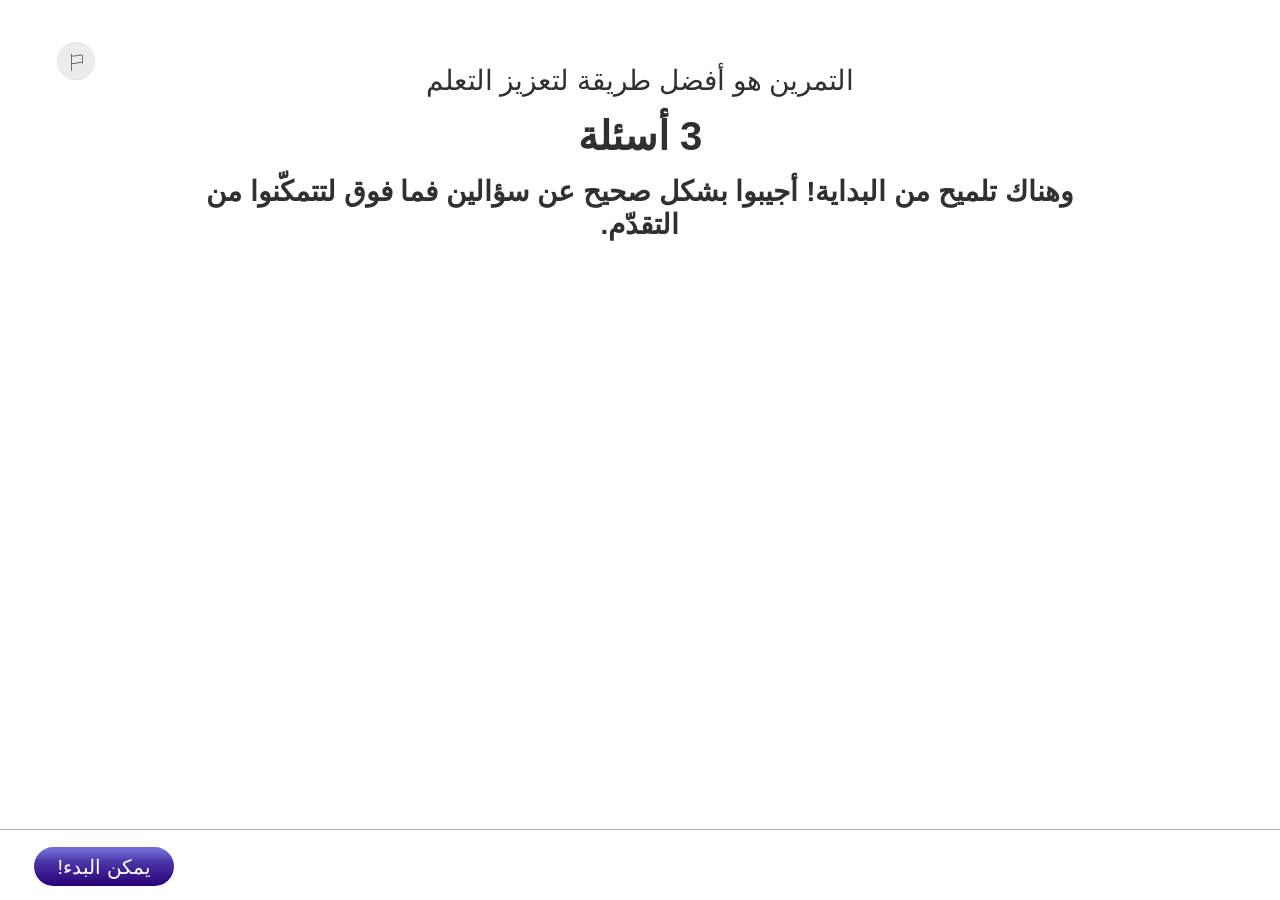
<file: methodica-math-ratio-05-03/index.html>
<!DOCTYPE html>
<html lang="ar" dir="rtl">
<head>
<meta charset="UTF-8">
<meta name="viewport" content="width=device-width, initial-scale=1.0">
<title>وحدة تعليمية 720 –– رياضيات الهدف 1.5 | النسبة | الفصل 3</title>
<link rel="stylesheet" href="../unit-css/common.css?v=20261007a">
<link rel="stylesheet" href="styles.css?v=20261007a">
<link rel="stylesheet" href="../unit-css/25-report.css?v=20261007a">
</head>
<body>
<!-- Boot cover (resume): hides the first screen until it is known which screen to draw.
     A sibling of #app (not scaled). 50-loader.js / 40-resume.js dropBootCover() removes it on every
     exit path; this inline net removes it after 800 ms, or — while a restore is in flight
     (window.__resumeInFlight) — after at most 11 s. Copied from methodica-math-ratio-01. -->
<div id="boot-cover" style="position:fixed;inset:0;z-index:9999;background:#ffffff"></div>
<script>
(function () {
  var t0 = Date.now();
  function tick() {
    var c = document.getElementById('boot-cover');
    if (!c || !c.parentNode) return;
    if (window.__resumeInFlight && Date.now() - t0 < 11000) { setTimeout(tick, 100); return; }
    c.parentNode.removeChild(c);
  }
  setTimeout(tick, 800);
})();
</script>
<div id="app">

  <!-- =========================================================
       מסך 1 — מסך מעבר (TransitionScreen), data-screen="0", id="s0".
       שקף 38 בתסריט. אותה תבנית בדיוק כמו מסך-המעבר הראשון של סיין 2
       (.s0-content/.s0-line-1/2/3/.s0-avatar-wrap). ראו ARCHITECTURE.md.
       ========================================================= -->
  <section class="screen active" data-screen="0" id="s0">
    <div class="s0-content">
      <p class="s0-line-1">التمرين هو أفضل طريقة لتعزيز التعلم</p>
      <p class="s0-line-2">3 أسئلة</p>
      <p class="s0-line-3">وهناك تلميح من البداية! أجيبوا بشكل صحيح عن سؤالين فما فوق لتتمكّنوا من التقدّم.</p>
      <div class="s0-avatar-wrap">
        <video class="s0-avatar" id="s0-avatar" autoplay loop muted playsinline></video>
      </div>
    </div>

    <div class="bottom-bar">
      <div class="bottom-bar-inner">
        <div class="bar-back"><button class="btn-back" id="s0-back" onclick="backToPart('methodica-math-ratio-05-02')">عودة</button></div>
        <div class="bar-actions"><button class="btn-continue" id="s0-continue" onclick="goTo(1)">يمكن البدء!</button></div>
      </div>
    </div>
  </section>

  <!-- מסך 2 — מסך גלילה, "שאלה 1 מתוך 3" (קבוצת התקדמות A), data-screen="1", -->
  <section class="screen" data-screen="1" id="s1">
    <nav class="progress-question" id="s1-progress" aria-label="التنقُّل بين الأسئلة">
      <div class="progress-question__item" data-question="1">
        <div class="progress-question__icon"></div>
        <span class="progress-question__label">سؤال 1</span>
      </div>
      <div class="progress-question__connector" data-connector="1"></div>
      <div class="progress-question__item" data-question="2">
        <div class="progress-question__icon"></div>
        <span class="progress-question__label">سؤال 2</span>
      </div>
      <div class="progress-question__connector" data-connector="2"></div>
      <div class="progress-question__item" data-question="3">
        <div class="progress-question__icon"></div>
        <span class="progress-question__label">سؤال 3</span>
      </div>
    </nav>

    <div class="s1-widget-wrap" id="s1-widget-wrap">
      <div class="s1-widget-panel">
        <iframe class="s1-widget-applet" title="تطبيق النسبة — قالب الشوكولاتة" src="chocolate-ratio-app/index.html" loading="lazy"></iframe>
        <button class="img-zoom-btn" type="button" aria-label="تكبير التطبيق" onclick="s1WidgetExpandToggle(true)">
          <svg class="img-zoom-btn__icon" viewBox="0 0 20 20" fill="none" xmlns="http://www.w3.org/2000/svg">
            <circle cx="8.5" cy="8.5" r="6" stroke="currentColor" stroke-width="1.6"/>
            <path d="M13 13L17.5 17.5" stroke="currentColor" stroke-width="1.6" stroke-linecap="round"/>
          </svg>
        </button>
        <button class="img-zoom-close" type="button" aria-label="إغلاق التطبيق المكبّر" onclick="s1WidgetExpandToggle(false)">
          <svg class="img-zoom-close__icon" viewBox="0 0 15 15" fill="none" xmlns="http://www.w3.org/2000/svg">
            <path d="M1 1L14 14M14 1L1 14" stroke="currentColor" stroke-width="2" stroke-linecap="round"/>
          </svg>
        </button>
      </div>
    </div>

    <!-- Gesture Hint (Cursor Scroll) — SELF-QA-lomda.md §7, מוגבל לפאנל-
         הגלילה הימני בלבד (לא לכל רוחב המסך, כי הפלייסהולדר בצד שמאל
         אינו גולל). -->
    <div class="gesture-hint-scroll-wrap" id="s1-scroll-gesture" hidden>
      <div class="gesture-hint">
        <div class="gesture-hint-ring gesture-hint-ring--big"></div>
        <div class="gesture-hint-ring gesture-hint-ring--small"></div>
        <img class="gesture-hint-hand" src="../unit-assets/img/gesture-hand-cursor.svg" alt="">
      </div>
    </div>

    <div class="s1-scroll-area" id="s1-scroll-area">
    <div class="s1-scroll-inner">
      <p class="scroll-intro-text">1. أعدّت رينا زهور شوكولاتة من نوعين: شوكولاتة بيضاء وشوكولاتة داكنة.<br>أرادت ترتيبها في قالب يحتوي على 50 تجويفًا.<br>استعينوا بالتطبيق، اختاروا نوع الشوكولاتة، ولوّنوا المربعات بحسب النسبة المطلوبة في كل بند، وأجيبوا عن الأسئلة‎.</p>

      <div class="s1-part" id="s1-part-1">
        <p class="s1-body">أ. النسبة بين عدد زهور الشوكولاتة الداكنة وعدد زهور الشوكولاتة البيضاء هي <br/><span dir="ltr">9 : 1</span>‏‎.</p>
        <div class="viq-answers">
          <div class="viq-answer-row">
            <span class="viq-answer-label">عدد زهور الشوكولاتة البيضاء في القالب</span>
            <input class="viq-input" id="s1-p1-white" type="number" inputmode="numeric" dir="ltr" placeholder=" " aria-label="عدد زهور الشوكولاتة البيضاء، البند أ" oninput="s1MixOnInput('p1')">
          </div>
          <div class="viq-answer-row">
            <span class="viq-answer-label">عدد زهور الشوكولاتة الداكنة في القالب</span>
            <input class="viq-input" id="s1-p1-dark" type="number" inputmode="numeric" dir="ltr" placeholder=" " aria-label="عدد زهور الشوكولاتة الداكنة، البند أ" oninput="s1MixOnInput('p1')">
          </div>
          <div class="viq-answer-row">
            <span class="viq-answer-label">هل بقيت تجويفات فارغة؟</span>
            <div class="s1-yn-group" role="radiogroup" aria-label="اختيار نعم أو لا">
              <div class="scq-opt s1-yn-opt" role="radio" aria-checked="false" tabindex="0" id="s1-p1-yes" data-id="yes" onclick="s1MixSelectYN('p1','yes')">
                <span class="scq-opt-text">نعم</span><span class="scq-radio"></span>
              </div>
              <div class="scq-opt s1-yn-opt" role="radio" aria-checked="false" tabindex="0" id="s1-p1-no" data-id="no" onclick="s1MixSelectYN('p1','no')">
                <span class="scq-opt-text">لا</span><span class="scq-radio"></span>
              </div>
            </div>
          </div>
        </div>
        <button class="btn-continue s3-inline-btn" id="s1-p1-check" disabled onclick="s1MixCheck('p1')">هل إجابتي صحيحة؟</button>
        <div id="s1-p1-feedbox" class="scq-fb-box is-static">
          <div class="scq-fb-title"><span class="scq-fb-title-text"></span></div>
          <p class="scq-fb-body"></p>
          <button class="scq-fb-reveal-btn" id="s1-p1-reveal-btn" type="button" hidden onclick="s1MixToggleReveal('p1')">الإجابة الصحيحة</button>
        </div>
      </div>

      <div class="s1-part" id="s1-part-2">
        <p class="s1-body">
          ب. الآن، النسبة بين عدد زهور الشوكولاتة الداكنة وعدد زهور الشوكولاتة <span style="white-space:nowrap">البيضاء هي <span dir="ltr">3 : 1</span>‏‎.</span>
        </p>
        <div class="viq-answers">
          <div class="viq-answer-row">
            <span class="viq-answer-label">عدد زهور الشوكولاتة البيضاء في القالب</span>
            <input class="viq-input" id="s1-p2-white" type="number" inputmode="numeric" dir="ltr" placeholder=" " aria-label="عدد زهور الشوكولاتة البيضاء، البند ب" oninput="s1MixOnInput('p2')">
          </div>
          <div class="viq-answer-row">
            <span class="viq-answer-label">عدد زهور الشوكولاتة الداكنة في القالب</span>
            <input class="viq-input" id="s1-p2-dark" type="number" inputmode="numeric" dir="ltr" placeholder=" " aria-label="عدد زهور الشوكولاتة الداكنة، البند ب" oninput="s1MixOnInput('p2')">
          </div>
          <div class="viq-answer-row">
            <span class="viq-answer-label">هل بقيت تجويفات فارغة؟</span>
            <div class="s1-yn-group" role="radiogroup" aria-label="اختيار نعم أو لا">
              <div class="scq-opt s1-yn-opt" role="radio" aria-checked="false" tabindex="0" id="s1-p2-yes" data-id="yes" onclick="s1MixSelectYN('p2','yes')">
                <span class="scq-opt-text">نعم</span><span class="scq-radio"></span>
              </div>
              <div class="scq-opt s1-yn-opt" role="radio" aria-checked="false" tabindex="0" id="s1-p2-no" data-id="no" onclick="s1MixSelectYN('p2','no')">
                <span class="scq-opt-text">لا</span><span class="scq-radio"></span>
              </div>
            </div>
          </div>
        </div>
        <button class="btn-continue s3-inline-btn" id="s1-p2-check" disabled onclick="s1MixCheck('p2')">هل إجابتي صحيحة؟</button>
        <div id="s1-p2-feedbox" class="scq-fb-box is-static">
          <div class="scq-fb-title"><span class="scq-fb-title-text"></span></div>
          <p class="scq-fb-body"></p>
          <button class="scq-fb-reveal-btn" id="s1-p2-reveal-btn" type="button" hidden onclick="s1MixToggleReveal('p2')">الإجابة الصحيحة</button>
        </div>
      </div>

      <div class="s1-part" id="s1-part-3">
        <p class="s1-body">ت. تدّعي رينا أنه عندما تكون النسبة بين عدد زهور الشوكولاتة الداكنة وعدد زهور الشوكولاتة البيضاء 3 : 1،<br>يمكن حساب عدد زهور الشوكولاتة من كل نوع مسبقًا.<br>عدد زهور الشوكولاتة البيضاء هو <span dir="ltr"><span class="frac"><span class="frac-num">1</span><span class="frac-den">4</span> </span> · 50 = 12.5</span>.<br>وبما أنه لا يمكن الحصول على نصف زهرة شوكولاتة، فستبقى لدينا تجويفات فارغة‎.</p>
        <p class="scq-qtext-em">هل رينا على صواب؟</p>
        <div class="scq-answers" role="radiogroup" aria-label="خيارات الإجابة">
          <div class="scq-opt" role="radio" aria-checked="false" tabindex="0" data-id="a" onclick="scqSelect('s1p3','a')">
            <span class="scq-opt-text">نعم</span>
            <span class="scq-radio"></span>
          </div>
          <div class="scq-opt" role="radio" aria-checked="false" tabindex="0" data-id="b" onclick="scqSelect('s1p3','b')">
            <span class="scq-opt-text">لا</span>
            <span class="scq-radio"></span>
          </div>
          <div class="scq-opt" role="radio" aria-checked="false" tabindex="0" data-id="c" onclick="scqSelect('s1p3','c')">
            <span class="scq-opt-text">لا يمكن المعرفة</span>
            <span class="scq-radio"></span>
          </div>
        </div>
        <button class="btn-continue s3-inline-btn" id="s1-p3-check" disabled onclick="scqCheck('s1p3')">هل إجابتي صحيحة؟</button>
        <div id="s1-p3-feedbox" class="scq-fb-box is-static">
          <div class="scq-fb-title"><span class="scq-fb-title-text"></span></div>
          <p class="scq-fb-body"></p>
        </div>
      </div>
    </div>
    </div>

    <div class="bottom-bar">
      <div class="bottom-bar-inner">
        <div class="bar-back"><button class="btn-back" id="s1-back" onclick="goTo(0)">عودة</button></div>
        <div class="bar-actions"><button class="btn-continue" id="s1-continue" disabled onclick="goTo(2)">متابعة</button></div>
      </div>
    </div>
  </section>

  <!-- =========================================================
       מסך 3 — מסך סטטי (לא גלילה), "سؤال 2 מתוך 3" (קבוצת התקדמות A),
       data-screen="2", id="s2". גיאומטריית זוויות (angle-diagram-cd.png,
       490×250 בפועל) + 4 טענות נכון/לא נכון. אין רמז — לא נמצא טקסט-
       רמז מפורש בתסריט (שקף 42).
       ========================================================= -->
  <section class="screen" data-screen="2" id="s2">
    <nav class="progress-question" id="s2-progress" aria-label="التنقُّل بين الأسئلة">
      <div class="progress-question__item" data-question="1">
        <div class="progress-question__icon"></div>
        <span class="progress-question__label">سؤال 1</span>
      </div>
      <div class="progress-question__connector" data-connector="1"></div>
      <div class="progress-question__item" data-question="2">
        <div class="progress-question__icon"></div>
        <span class="progress-question__label">سؤال 2</span>
      </div>
      <div class="progress-question__connector" data-connector="2"></div>
      <div class="progress-question__item" data-question="3">
        <div class="progress-question__icon"></div>
        <span class="progress-question__label">سؤال 3</span>
      </div>
    </nav>

    <div class="gesture-hint-scroll-wrap" id="s2-scroll-gesture" hidden>
      <div class="gesture-hint">
        <div class="gesture-hint-ring gesture-hint-ring--big"></div>
        <div class="gesture-hint-ring gesture-hint-ring--small"></div>
        <img class="gesture-hint-hand" src="../unit-assets/img/gesture-hand-cursor.svg" alt="">
      </div>
    </div>

    <div class="s2-static-wrap">
      <div class="scq-question">
        <div class="scq-text-col">
          <div class="scq-qtext-body">
            <p class="scq-qbody">2. ‎في الرسم معطاة الزاوية <span dir="ltr">∢ACB</span> والقطعة‎ CD ‎الخارجة من رأس الزاوية وتقسمها إلى الزاويتين α و-β. النسبة بين α و-β هي 7 : 2.</p>
            <p class="scq-qtext-em">اختاروا الجُمل الصحيحة:</p>
          </div>
          <div class="tf-rows" id="s2-rows">
            <div class="tf-row" id="s2-row-1">
              <div class="tf-stmt">
                <span class="tf-num">1.</span>
                <span class="tf-text">الزاويتان‎ α ‎وβ -‎ متقابلتان بالرأس، ولذلك فهما متساويتان‎.</span>
              </div>
              <div class="tf-btns">
                <button class="tf-btn" id="s2-r1-true" onclick="s2P1Select(1,'true')">صحيح</button>
                <button class="tf-btn" id="s2-r1-false" onclick="s2P1Select(1,'false')">غير صحيح</button>
              </div>
            </div>
            <div class="tf-row" id="s2-row-2">
              <div class="tf-stmt">
                <span class="tf-num">2.</span>
                <span class="tf-text">مقدار الزاوية‎ α ‎هو °40.</span>
              </div>
              <div class="tf-btns">
                <button class="tf-btn" id="s2-r2-true" onclick="s2P1Select(2,'true')">صحيح</button>
                <button class="tf-btn" id="s2-r2-false" onclick="s2P1Select(2,'false')">غير صحيح</button>
              </div>
            </div>
            <div class="tf-row" id="s2-row-3">
              <div class="tf-stmt">
                <span class="tf-num">3.</span>
                <span class="tf-text">مقدار الزاوية‎ β ‎هو <span dir="ltr"> <span class="frac"><span class="frac-num">7</span><span class="frac-den">9</span></span> · °180 = °140</span>.</span>
              </div>
              <div class="tf-btns">
                <button class="tf-btn" id="s2-r3-true" onclick="s2P1Select(3,'true')">صحيح</button>
                <button class="tf-btn" id="s2-r3-false" onclick="s2P1Select(3,'false')">غير صحيح</button>
              </div>
            </div>
            <div class="tf-row" id="s2-row-4">
              <div class="tf-stmt">
                <span class="tf-num">4.</span>
                <span class="tf-text">الزاويتان‎ α ‎و-β ‎ متجاورتان، ولذلك مجموعهما هو °180.</span>
              </div>
              <div class="tf-btns">
                <button class="tf-btn" id="s2-r4-true" onclick="s2P1Select(4,'true')">صحيح</button>
                <button class="tf-btn" id="s2-r4-false" onclick="s2P1Select(4,'false')">غير صحيح</button>
              </div>
            </div>
          </div>
          <button class="btn-continue s3-inline-btn" id="s2-check" disabled onclick="s2P1Check()">هل إجابتي صحيحة؟</button>
        </div>
        <!-- התמונה שנייה ב-DOM כדי לרדת פיזית שמאלה תחת RTL אמיתי,
             לפי אותה מוסכמה בדיוק כמו scq-img בסיין 2. -->
        <div class="scq-img scq-img--wide-diagram">
          <div class="scq-img-inner scq-img-inner--diagram">
            <button class="img-zoom-btn" type="button" aria-label="تكبير الصورة"
                    data-zoom-src="assets/images/angle-diagram-cd.png" data-zoom-alt="رسم للزاوية‎ ACB ‎مع القطعة‎ CD ‎الخارجة من رأس الزاوية، وتقسمها إلى الزاويتين‎ α ‎و-β">
              <svg class="img-zoom-btn__icon" viewBox="0 0 20 20" fill="none" xmlns="http://www.w3.org/2000/svg">
                <circle cx="8.5" cy="8.5" r="6" stroke="currentColor" stroke-width="1.6"/>
                <path d="M13 13L17.5 17.5" stroke="currentColor" stroke-width="1.6" stroke-linecap="round"/>
              </svg>
            </button>
            <img src="assets/images/angle-diagram-cd.png" alt="رسم للزاوية‎ ACB ‎مع القطعة‎ CD ‎الخارجة من رأس الزاوية، وتقسمها إلى الزاويتين‎ α ‎و-β">
          </div>
        </div>
      </div>
    </div>

    <div id="s2-feedbox" class="scq-fb-box">
      <div class="scq-fb-title"><span class="scq-fb-title-text"></span></div>
      <p class="scq-fb-body"></p>
    </div>

    <div class="bottom-bar">
      <div class="bottom-bar-inner">
        <div class="bar-back"><button class="btn-back" id="s2-back" onclick="goTo(1)">عودة</button></div>
        <div class="bar-actions"><button class="btn-continue" id="s2-continue" disabled onclick="goTo(3)">متابعة</button></div>
      </div>
    </div>
  </section>

  <!-- =========================================================
       מסך 4 — מסך גלילה, "שאלה 3 מתוך 3" (קבוצת התקדמות A), data-screen="3",
       id="s3". "כרטיס הזהב" של פורים. תמונה קבועה (purim-gold-tickets.jpeg)
       מוצגת בחלקים א'/ב' בלבד — מוסתרת לגמרי בחלק ג' (onDone של חלק ב',
       ב-JS, לא CSS). 3 חלקים: א' VIQ זוגי (יחס "___ : ___"), ב' SCQ
       רגיל (4 אפשרויות), ג' **MCQ** (בחירה מרובה, 2 מתוך 3 — המימוש
       הראשון בפרויקט של הרכיב הזה). אין רמז.
       ========================================================= -->
  <section class="screen" data-screen="3" id="s3">
    <nav class="progress-question" id="s3-progress" aria-label="التنقُّل بين الأسئلة">
      <div class="progress-question__item" data-question="1">
        <div class="progress-question__icon"></div>
        <span class="progress-question__label">سؤال 1</span>
      </div>
      <div class="progress-question__connector" data-connector="1"></div>
      <div class="progress-question__item" data-question="2">
        <div class="progress-question__icon"></div>
        <span class="progress-question__label">سؤال 2</span>
      </div>
      <div class="progress-question__connector" data-connector="2"></div>
      <div class="progress-question__item" data-question="3">
        <div class="progress-question__icon"></div>
        <span class="progress-question__label">سؤال 3</span>
      </div>
    </nav>

    <div class="gesture-hint-scroll-wrap" id="s3-scroll-gesture" hidden>
      <div class="gesture-hint">
        <div class="gesture-hint-ring gesture-hint-ring--big"></div>
        <div class="gesture-hint-ring gesture-hint-ring--small"></div>
        <img class="gesture-hint-hand" src="../unit-assets/img/gesture-hand-cursor.svg" alt="">
      </div>
    </div>

    <div class="s3-fixed-images" id="s3-fixed-images">
      <div class="s3-img-frame">
        <button class="img-zoom-btn" type="button" aria-label="تكبير الصورة"
                data-zoom-src="assets/images/purim-gold-tickets.jpg" data-zoom-alt="بطاقات ذهبية لقُرعة رأس السنة">
          <svg class="img-zoom-btn__icon" viewBox="0 0 20 20" fill="none" xmlns="http://www.w3.org/2000/svg">
            <circle cx="8.5" cy="8.5" r="6" stroke="currentColor" stroke-width="1.6"/>
            <path d="M13 13L17.5 17.5" stroke="currentColor" stroke-width="1.6" stroke-linecap="round"/>
          </svg>
        </button>
        <img src="assets/images/purim-gold-tickets.jpg" alt="بطاقات ذهبية لقُرعة رأس السنة">
      </div>
    </div>

    <div class="s3-scroll-area" id="s3-scroll-area">
    <div class="s3-scroll-inner">
      <p class="scroll-intro-text">3. ‎في حفلة رأس السنة في حركة الشبيبة، أراد تامر وعبير أن يشتريا معًا "البطاقة الذهبية" الكبيرة التي سعرها 12 شيكل، وذلك لزيادة احتمال فوزهما بالجائزة.<br>جمعا العملات التي كانت في جيبيهما:<br>وجد تامر 5 شيكل.<br>ووجدت عبير 7 شيكل.</p>

      <div class="s3-part" id="s3-part-1">
        <p class="scq-qtext-em">أ. ما هي النسبة بين استثمار تامر واستثمار عبير؟</p>
        <div class="viq-answers">
          <div class="viq-answer-row">
            <span class="viq-coord" dir="ltr">
              <input class="viq-input viq-input--sm" id="s3-p1-a" type="number" inputmode="numeric" dir="ltr" placeholder=" " aria-label="الجزء الأول في النسبة (تامر)" oninput="s3P1OnInput()">
              :
              <input class="viq-input viq-input--sm" id="s3-p1-b" type="number" inputmode="numeric" dir="ltr" placeholder=" " aria-label="الجزء الثاني في النسبة (عبير)" oninput="s3P1OnInput()">
            </span>
          </div>
        </div>
        <button class="btn-continue s3-inline-btn" id="s3-p1-check" disabled onclick="s3P1Check()">هل إجابتي صحيحة؟</button>
        <div id="s3-p1-feedbox" class="scq-fb-box is-static">
          <div class="scq-fb-title"><span class="scq-fb-title-text"></span></div>
          <p class="scq-fb-body"></p>
          <button class="scq-fb-reveal-btn" id="s3-p1-reveal-btn" type="button" hidden onclick="viqToggleReveal('s3p1')">الإجابة الصحيحة</button>
        </div>
      </div>

      <div class="s3-part" id="s3-part-2">
        <p class="s3-body">فاز تامر وعبير بالجائزة الكبرى بقيمة 120 شيكل!!! والآن يريدان تقسيم الـ 120 شيكل بصورة عادلة، بحسب نسبة المال الذي دفعه كل منهما عند الشراء‎.</p>
        <p class="scq-qtext-em">ب. اختاروا الإجابة الصحيحة:</p>
        <div class="scq-answers" role="radiogroup" aria-label="خيارات الإجابة">
          <div class="scq-opt" role="radio" aria-checked="false" tabindex="0" data-id="a" onclick="s3P2Select('a')">
            <span class="scq-opt-text">سيحصل تامر على 50 شيكل وستحصل عبير على 70 شيكل</span>
            <span class="scq-radio"></span>
          </div>
          <div class="scq-opt" role="radio" aria-checked="false" tabindex="0" data-id="b" onclick="s3P2Select('b')">
            <span class="scq-opt-text">سيحصل تامر على 60 شيكل وستحصل عبير على 60 شيكل</span>
            <span class="scq-radio"></span>
          </div>
          <div class="scq-opt" role="radio" aria-checked="false" tabindex="0" data-id="c" onclick="s3P2Select('c')">
            <span class="scq-opt-text">سيحصل تامر على 70 شيكل وستحصل عبير على 50 شيكل</span>
            <span class="scq-radio"></span>
          </div>
          <div class="scq-opt" role="radio" aria-checked="false" tabindex="0" data-id="d" onclick="s3P2Select('d')">
            <span class="scq-opt-text">سيحصل تامر على 20 شيكل وستحصل عبير على 100 شيكل</span>
            <span class="scq-radio"></span>
          </div>
        </div>
        <button class="btn-continue s3-inline-btn" id="s3-p2-check" disabled onclick="s3P2Check()">هل إجابتي صحيحة؟</button>
        <div id="s3-p2-feedbox" class="scq-fb-box is-static">
          <div class="scq-fb-title"><span class="scq-fb-title-text"></span></div>
          <p class="scq-fb-body"></p>
        </div>
      </div>

      <div class="s3-part" id="s3-part-3">
        <p class="s3-body">ت. اقترح تامر تقسيمًا آخر: "بما أننا فزنا بـ 120 شيكل، يُمكن ببساطة أن نتقاسم المبلغ بالتساوي، ويحصل كل واحد منا على 60 شيكل". قالت عبير إن اقتراح تامر غير عادل تجاهها‎.</p>
        <p class="scq-qtext-em">اختاروا الجُمل الصحيحة من الناحية الرياضية:</p>
        <div class="scq-answers" role="group" aria-label="خيارات الإجابة (اختيار متعدد)">
          <div class="scq-opt" role="checkbox" aria-checked="false" tabindex="0" data-id="a" onclick="mcqToggle('s3p3','a')">
            <span class="scq-opt-text">الاقتراح غير عادل لأن عبير دفعت مبلغًا أكبر عند الشراء، ولذلك يجب أن تحصل على حصة أكبر من مبلغ الجائزة‎.</span>
            <span class="scq-radio"></span>
          </div>
          <div class="scq-opt" role="checkbox" aria-checked="false" tabindex="0" data-id="b" onclick="mcqToggle('s3p3','b')">
            <span class="scq-opt-text">الاقتراح عادل، لأنه بمجرد أن يكون هناك فوز مشترك، بغضّ النظر عن المبلغ الذي دفعه كل واحد في البداية – فالجائزة دائمًا تعود للشريكين بالتساوي تمامًا‎.</span>
            <span class="scq-radio"></span>
          </div>
          <div class="scq-opt" role="checkbox" aria-checked="false" tabindex="0" data-id="c" onclick="mcqToggle('s3p3','c')">
            <span class="scq-opt-text">الاقتراح غير عادل، لأن النسبة بين المبالغ التي دفعاها هي 7 : 5، والمبلغان 60 و-60 يمثلان نسبة مختلفة وهي 1 : 1‏‎.</span>
            <span class="scq-radio"></span>
          </div>
        </div>
        <button class="btn-continue s3-inline-btn" id="s3-p3-check" disabled onclick="mcqCheck('s3p3')">هل إجابتي صحيحة؟</button>
        <div id="s3-p3-feedbox" class="scq-fb-box is-static">
          <div class="scq-fb-title"><span class="scq-fb-title-text"></span></div>
          <p class="scq-fb-body"></p>
        </div>
      </div>
    </div>
    </div>

    <div class="bottom-bar">
      <div class="bottom-bar-inner">
        <div class="bar-back"><button class="btn-back" id="s3-back" onclick="goTo(2)">عودة</button></div>
        <div class="bar-actions"><button class="btn-continue" id="s3-continue" disabled onclick="goTo(4)">متابعة</button></div>
      </div>
    </div>
  </section>

  <!-- =========================================================
       מסך 5 — מסך מעבר (TransitionScreen), data-screen="4", id="s4".
       שקף 46 בתסריט. משתמש-חוזר ב-.s0-content הגנרי — "יופי של
       עבודה!" (המשפט הבולט) ממופה ל-.s0-line-2 מטעמי משקל-חזותי (אין
       "מספר גדול" במקור, אבל class זה נבחר לצורך המשקל בלבד — ראו
       ARCHITECTURE.md § "מסך 5" לתיעוד שיקול-הדעת). כפתור "בואו נתחיל!"
       (לא "אפשר להתחיל!" — כדי לא לחזור מילה-במילה על כפתור מסך 1;
       שיקול-דעת, אין ניסוח-כפתור מפורש בתסריט לשקף הזה — ראו
       ARCHITECTURE.md).
       ========================================================= -->
  <section class="screen" data-screen="4" id="s4">
    <div class="s0-content">
      <p class="s0-line-1">عمل رائع!</p>
      <p class="s0-line-2">فيما يلي تمرينان إضافيان بمستوى صعوبة أعلى.
</p>
      <div class="s0-avatar-wrap">
        <div class="s0-bubble">هذا سهل عليكم‎!</div>
        <video class="s0-avatar" id="s4-avatar" autoplay loop muted playsinline></video>
      </div>
    </div>

    <div class="bottom-bar">
      <div class="bottom-bar-inner">
        <div class="bar-back"><button class="btn-back" id="s4-back" onclick="goTo(3)">عودة</button></div>
        <div class="bar-actions"><button class="btn-continue" id="s4-continue" onclick="goTo(5)">هيا نبدأ!</button></div>
      </div>
    </div>
  </section>

  <!-- מסך 6 — מסך גלילה, קבוצת-התקדמות **נפרדת** (practiceProgress2, -->
  <section class="screen" data-screen="5" id="s5">

    <div class="gesture-hint-scroll-wrap" id="s5-scroll-gesture" hidden>
      <div class="gesture-hint">
        <div class="gesture-hint-ring gesture-hint-ring--big"></div>
        <div class="gesture-hint-ring gesture-hint-ring--small"></div>
        <img class="gesture-hint-hand" src="../unit-assets/img/gesture-hand-cursor.svg" alt="">
      </div>
    </div>

    <!-- תמונה בודדת, מוחלפת ב-JS (s5SetPhoto) בכל חלק — לא שלוש
         תמונות מוערמות כמו s3-fixed-images במסך 4 (שם שתי התמונות
         נשארות קבועות; כאן מתחלפת תמונה אחת). -->
    <div class="s3-fixed-images" id="s5-fixed-images">
      <div class="s3-img-frame">
        <button class="img-zoom-btn" type="button" aria-label="تكبير الصورة" id="s5-fixed-img-zoom-btn"
                data-zoom-src="assets/images/boy-washing-car.jpg" data-zoom-alt="ولد يغسل سيارة">
          <svg class="img-zoom-btn__icon" viewBox="0 0 20 20" fill="none" xmlns="http://www.w3.org/2000/svg">
            <circle cx="8.5" cy="8.5" r="6" stroke="currentColor" stroke-width="1.6"/>
            <path d="M13 13L17.5 17.5" stroke="currentColor" stroke-width="1.6" stroke-linecap="round"/>
          </svg>
        </button>
        <img id="s5-fixed-img" src="assets/images/boy-washing-car.jpg" alt="ولد يغسل سيارة">
      </div>
    </div>

    <div class="s3-scroll-area" id="s5-scroll-area">
    <div class="s3-scroll-inner">
      <div class="s3-part" id="s5-part-1">
        <p class="scroll-intro-text">عمل أمير ومنال معًا في غسيل السيارات في الحيّ.<br>عملت منال <strong>ساعتين </strong>وعمل أمير <strong>5 ساعات.</strong><br>قرّرا تقسيم المبلغ الذي سيكسبانه بحسب النسبة<br>بين عدد الساعات التي عملها كل منهما (أي بنسبة 5 : 2)‎.</p>
        <p class="scq-qtext-em">أ. أكملوا الجمل التالية: <span style="font-weight:400">إذا كسبت منال وأمير معًا </span>210 شيكل<span style="font-weight:400">، سيتقاسمان المبلغ بينهما على النحو التالي‎:</span></p>
        <div class="viq-answers">
          <div class="viq-answer-row">
            <span class="viq-answer-label">ستحصل منال على</span>
            <input class="viq-input" id="s5-p1-a" type="number" inputmode="numeric" dir="ltr" placeholder=" " aria-label="المبلغ الذي ستحصل عليه منال" oninput="s5P1OnInput()">
            <span class="viq-answer-unit">شيكل</span>
          </div>
          <div class="viq-answer-row">
            <span class="viq-answer-label">سيحصل أمير على</span>
            <input class="viq-input" id="s5-p1-b" type="number" inputmode="numeric" dir="ltr" placeholder=" " aria-label="المبلغ الذي سيحصل عليه أمير" oninput="s5P1OnInput()">
            <span class="viq-answer-unit">شيكل</span>
          </div>
        </div>
        <button class="btn-continue s3-inline-btn" id="s5-p1-check" disabled onclick="s5P1Check()">هل إجابتي صحيحة؟</button>
        <div id="s5-p1-feedbox" class="scq-fb-box is-static">
          <div class="scq-fb-title"><span class="scq-fb-title-text"></span></div>
          <p class="scq-fb-body"></p>
          <button class="scq-fb-reveal-btn" id="s5-p1-reveal-btn" type="button" hidden onclick="viqToggleReveal('s5p1')">الإجابة الصحيحة</button>
        </div>
      </div>

      <div class="s3-part" id="s5-part-2">
        <p class="s3-body">في الأسبوع التالي، عملت منال وأمير مرة أخرى في غسيل السيارات.<br>النسبة بين عدد ساعات العمل كانت 2:5.<br>هذه المرة، كسبا مبلغًا <strong>جديدًا</strong> وغير معلوم.<br>أجرى أمير بعض الحسابات ووجد أن حصته من الأرباح كانت <strong>100 شيكل‎</strong>.</p>
        <p class="scq-qtext-em">ب. أي من الجُمل التالية تصف تقسيم المبلغ بينهما بالشكل الصحيح؟</p>
        <div class="scq-answers" role="radiogroup" aria-label="خيارات الإجابة">
          <div class="scq-opt" role="radio" aria-checked="false" tabindex="0" data-id="a" onclick="s5P2Select('a')">
            <span class="scq-opt-text">كسبت منال وأمير معًا 140 شيكل، وحصلت منال على 40 شيكل</span>
            <span class="scq-radio"></span>
          </div>
          <div class="scq-opt" role="radio" aria-checked="false" tabindex="0" data-id="b" onclick="s5P2Select('b')">
            <span class="scq-opt-text">حصلت منال على 50 شيكل، لأنها دائمًا تحصل على نصف مبلغ أمير</span>
            <span class="scq-radio"></span>
          </div>
          <div class="scq-opt" role="radio" aria-checked="false" tabindex="0" data-id="c" onclick="s5P2Select('c')">
            <span class="scq-opt-text">كسبت منال وأمير معًا 200 شيكل، وحصل أمير على 100 شيكل‎.</span>
            <span class="scq-radio"></span>
          </div>
          <div class="scq-opt" role="radio" aria-checked="false" tabindex="0" data-id="d" onclick="s5P2Select('d')">
            <span class="scq-opt-text">حصلت منال على 60 شيكل، والمبلغ الإجمالي الذي كسباه معًا كان 210 شيكل</span>
            <span class="scq-radio"></span>
          </div>
        </div>
        <button class="btn-continue s3-inline-btn" id="s5-p2-check" disabled onclick="s5P2Check()">هل إجابتي صحيحة؟</button>
        <div id="s5-p2-feedbox" class="scq-fb-box is-static">
          <div class="scq-fb-title"><span class="scq-fb-title-text"></span></div>
          <p class="scq-fb-body"></p>
        </div>
      </div>

      <div class="s3-part" id="s5-part-3">
        <p class="scq-qtext-em">ت. كسبت منال وأمير 90 شيكل، هل يمكنهما تقسيم المبلغ بحسب النسبة المعطاة (5 : 2) بحيث يحصل كل منهما على المبلغ بأوراق نقدية؟</p>
        <div class="scq-answers" role="radiogroup" aria-label="خيارات الإجابة">
          <div class="scq-opt" role="radio" aria-checked="false" tabindex="0" data-id="a" onclick="s5P3Select('a')">
            <span class="scq-opt-text">نعم</span>
            <span class="scq-radio"></span>
          </div>
          <div class="scq-opt" role="radio" aria-checked="false" tabindex="0" data-id="b" onclick="s5P3Select('b')">
            <span class="scq-opt-text">لا</span>
            <span class="scq-radio"></span>
          </div>
        </div>
        <button class="btn-continue s3-inline-btn" id="s5-p3-check" disabled onclick="s5P3Check()">هل إجابتي صحيحة؟</button>
        <div id="s5-p3-feedbox" class="scq-fb-box is-static">
          <div class="scq-fb-title"><span class="scq-fb-title-text"></span></div>
          <p class="scq-fb-body"></p>
        </div>
      </div>
    </div>
    </div>

    <div class="bottom-bar">
      <div class="bottom-bar-inner">
        <div class="bar-back"><button class="btn-back" id="s5-back" onclick="goTo(4)">عودة</button></div>
        <div class="bar-actions"><button class="btn-continue" id="s5-continue" disabled onclick="finishComponent('methodica-math-ratio-05-04')">متابعة</button></div>
      </div>
    </div>
  </section>

  <!-- ============ GLOBAL — Report/Issue button (.flag-btn) ============
       רכיב גלובלי יחיד, מחוץ לכל .screen, ישירות ב-#app, לפי
       720-templates skill (_global-components.md). ויזואלי בלבד — עדיין
       בלי התנהגות קליק (ייתכן שיחובר ל-LMS בהמשך). -->
  <button class="flag-btn" aria-label="هل وجدتم مشكلة؟" title="هل وجدتم مشكلة؟">
    <span class="flag-btn-icon" aria-hidden="true">
      <img class="flag-btn-icon-default" src="../unit-assets/img/btn-flag-default.png" alt="">
      <img class="flag-btn-icon-hover" src="../unit-assets/img/btn-flag-hover.png" alt="">
    </span>
    <span class="flag-btn-label">هل وجدتم مشكلة؟</span>
  </button>

  <!-- GLOBAL — Image zoom modal -->
  <!-- Issue-report dialogs (unit-js/25-report.js, unit-css/25-report.css) -->
  <div id="report-modal"
         class="report-modal-overlay"
         hidden
         role="dialog"
         aria-modal="true"
         aria-labelledby="report-modal-title">
      <div class="report-modal-box">
        <button class="report-close-btn" onclick="tryCloseReportModal()" aria-label="סגור">&#10005;</button>
        <h2 class="report-modal-title" id="report-modal-title">דיווח על בעיה</h2>
        <p class="report-modal-body">משהו לא ברור או לא עובד כמו שצריך?<br>ספרו לנו מה קרה כדי שנטפל.</p>

        <div class="report-field">
          <label class="report-label" for="report-type"><span class="required-star">*</span> מה סוג הבעיה</label>
                    <div class="report-custom-select" id="report-type-wrapper">
            <button class="report-select-btn is-placeholder" type="button" aria-haspopup="listbox" aria-expanded="false">
              <span class="report-select-value">בחרו סוג בעיה</span>
            </button>
            <ul class="report-select-list" role="listbox" hidden>
              <li class="report-select-option" data-value="technical" role="option">תקלה טכנית או שמשהו לא עובד</li>
              <li class="report-select-option" data-value="unclear" role="option">משהו לא ברור לי</li>
              <li class="report-select-option" data-value="other" role="option">אחר</li>
            </ul>
            <input type="hidden" id="report-type" value="">
          </div>
          <span class="report-field-error" id="report-type-error" hidden>בחרו את סוג הבעיה</span>
        </div>

        <div class="report-field">
          <label class="report-label" for="report-text"><span class="required-star">*</span> מה קרה?</label>
          <textarea class="report-textarea" id="report-text" maxlength="250" rows="4" placeholder="פרטו מה קרה כדי שנוכל להבין את הבעיה" onblur="reportTextBlur()"></textarea>
          <span class="report-field-error" id="report-text-error" hidden>כתבו מה קרה</span>
          <span class="report-char-count" id="report-char-count">0 / 250</span>
        </div>

        <div class="report-actions">
          <button class="report-cancel-btn" onclick="tryCloseReportModal()">ביטול</button>
          <button class="report-submit-btn" onclick="submitReport()" disabled>שליחת דיווח</button>
        </div>
      </div>
    </div>
  <div id="report-confirm-modal"
         class="report-modal-overlay"
         hidden
         role="dialog"
         aria-modal="true"
         aria-labelledby="confirm-modal-title">
      <div class="report-modal-box report-confirm-box">
        <h2 class="report-modal-title" id="confirm-modal-title">בטוח לסגור את החלון?</h2>
        <p class="report-modal-body">בלחיצה על סגירה לא יישלח דיווח</p>
        <div class="report-actions">
          <button class="report-cancel-btn" onclick="forceCloseReportModal()">סגור חלון</button>
          <button class="report-submit-btn" onclick="backToReportForm()">אני רוצה לדווח</button>
        </div>
      </div>
    </div>
  <div id="report-thanks-modal"
         class="report-modal-overlay"
         hidden
         role="dialog"
         aria-modal="true"
         aria-labelledby="thanks-modal-title">
      <div class="report-modal-box report-confirm-box">
        <h2 class="report-modal-title" id="thanks-modal-title">הדיווח נשלח, תודה!</h2>
        <p class="report-modal-body">קיבלנו את הדיווח שלכם ונטפל בו בהקדם.</p>
        <div class="report-actions">
          <button class="report-submit-btn" onclick="closeReportThanks()">סגירה</button>
        </div>
      </div>
    </div>

  <div id="a11y-announcer" role="status" aria-live="polite" aria-atomic="true" style="position:absolute;width:1px;height:1px;overflow:hidden;clip:rect(0,0,0,0);white-space:nowrap"></div>

  <div id="img-zoom-modal" class="img-zoom-modal hidden" aria-hidden="true" data-zoom-close="true">
    <div class="img-zoom-modal__panel" role="dialog" aria-modal="true" aria-label="تكبير الصورة">
      <button class="img-zoom-close" type="button" data-zoom-close="true" aria-label="إغلاق تكبير الصورة">
        <svg class="img-zoom-close__icon" viewBox="0 0 15 15" fill="none" xmlns="http://www.w3.org/2000/svg">
          <path d="M1 1L14 14M14 1L1 14" stroke="currentColor" stroke-width="2" stroke-linecap="round"/>
        </svg>
      </button>
      <div class="img-zoom-modal__stage"></div>
    </div>
  </div>

</div>
<script src="../unit-js/10-identity.js?v=20261007a"></script>
<script src="../unit-js/15-ui.js?v=20261007a"></script>
<script src="../unit-js/20-xapi.js?v=20261007a"></script>
<script src="../unit-js/22-scoring.js?v=20261007a"></script>
<script src="../unit-js/25-report.js?v=20261007a"></script>
<script src="../unit-js/28-feedback-drag.js?v=20261007a"></script>
<script src="../unit-js/30-nav.js?v=20261007a"></script>
<script src="../unit-js/32-progress.js?v=20261007a"></script>
<script src="../unit-js/35-questions.js?v=20261007a"></script>
<script src="../unit-js/40-resume.js?v=20261007a"></script>
<script src="../unit-js/45-resume-part.js?v=20261007a"></script>
<script src="../unit-js/50-loader.js?v=20261007a"></script>
<script src="../unit-js/60-devbridge.js?v=20261007a"></script>
<script src="script.js?v=20261007a"></script>
<script src="../unit-js/90-boot.js?v=20261007a"></script>
</body>
</html>
</file>
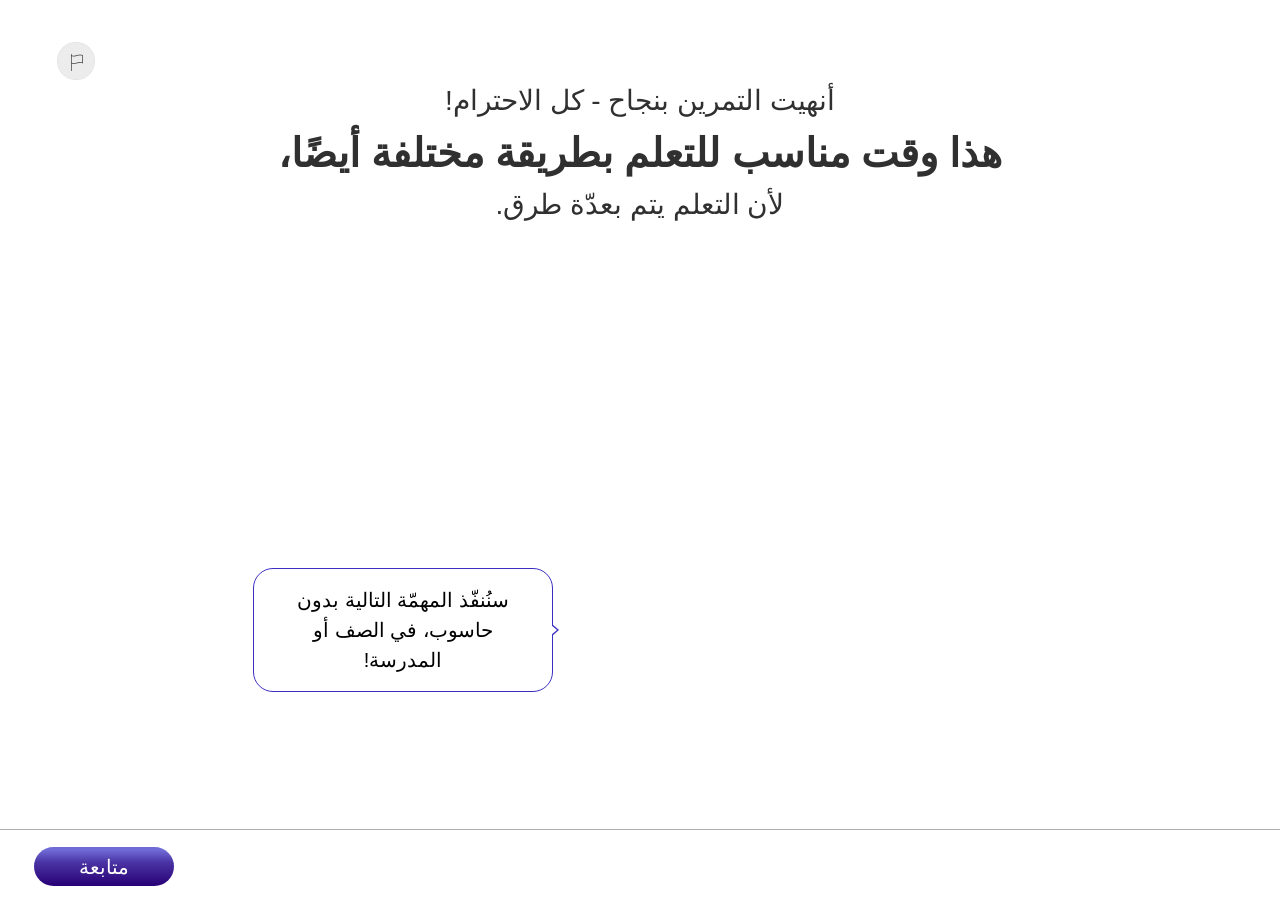
<file: methodica-math-ratio-05-04/index.html>
<!DOCTYPE html>
<html lang="ar" dir="rtl">
<head>
<meta charset="UTF-8">
<meta name="viewport" content="width=device-width, initial-scale=1.0">
<title>وحدة تعليمية 720 –– رياضيات الهدف 1.5 | النسبة | الفصل 4</title>
<link rel="stylesheet" href="../unit-css/common.css?v=20261007a">
<link rel="stylesheet" href="styles.css?v=20261007a">
<link rel="stylesheet" href="../unit-css/25-report.css?v=20261007a">
</head>
<body>
<!-- Boot cover (resume): hides the first screen until it is known which screen to draw.
     A sibling of #app (not scaled). 50-loader.js / 40-resume.js dropBootCover() removes it on every
     exit path; this inline net removes it after 800 ms, or — while a restore is in flight
     (window.__resumeInFlight) — after at most 11 s. Copied from methodica-math-ratio-01. -->
<div id="boot-cover" style="position:fixed;inset:0;z-index:9999;background:#ffffff"></div>
<script>
(function () {
  var t0 = Date.now();
  function tick() {
    var c = document.getElementById('boot-cover');
    if (!c || !c.parentNode) return;
    if (window.__resumeInFlight && Date.now() - t0 < 11000) { setTimeout(tick, 100); return; }
    c.parentNode.removeChild(c);
  }
  setTimeout(tick, 800);
})();
</script>
<div id="app">

  <!-- =========================================================
       מסך 1 — מסך מעבר, דמות+בועית-דיבור, data-screen="0", id="s0".
       שקף 51 בתסריט. מבנה מועתק 1:1 מ"מסך 13 סיין 1 יעד 3"
       (methodica-science-mass-measure-03-01, data-screen="12") — לפי
       הנחיית-הדוקס המפורשת. הדמות בפועל: מערכת-הדמות-הנלווית של
       הפרויקט הזה (character-1/character-2), לא המפלצת-הגנרית שמופיעה
       במוקאפ הגולמי של ה-pptx (אותה תבנית-פלייסהולדר גנרית שכבר נראתה
       בכל מוקאפי-המעבר של הפרויקט — לא נכס-פרויקט אמיתי). ראו
       ARCHITECTURE.md § "מסך 1".
       ========================================================= -->
  <section class="screen active" data-screen="0" id="s0">
    <div class="transition-content">
      <div class="transition-title-block">
        <p class="transition-sub">أنهيت التمرين بنجاح - كل الاحترام!</p>
        <h2 class="transition-title">هذا وقت مناسب للتعلم بطريقة مختلفة أيضًا،</h2>
        <p class="transition-sub">لأن التعلم يتم بعدّة طرق.</p>
      </div>
      <div class="transition-avatar-wrap">
        <video class="transition-avatar" id="s0-avatar" autoplay loop muted playsinline></video>
        <div class="transition-bubble">سنُنفّذ المهمّة التالية بدون حاسوب، في الصف أو المدرسة!</div>
      </div>
    </div>

    <div class="bottom-bar">
      <div class="bottom-bar-inner">
        <!-- Never shown on the first screen -->
        <div class="bar-back"><button class="btn-back" id="s0-back" onclick="backToPart('methodica-math-ratio-05-03')">عودة</button></div>
        <div class="bar-actions"><button class="btn-continue" id="s0-continue" onclick="goTo(1)">متابعة</button></div>
      </div>
    </div>
  </section>

  <!-- מסך 2 — משימת כיתה (הוראות בלבד, בלי אינטראקציה/בדיקה), -->
  <section class="screen" data-screen="1" id="s1">
    <div class="s2-content" id="s1-scroll-area">
      <div class="s2-content-inner">
        <h1 class="s2-title">مهمّة صفيّة</h1>
        <div class="s2-body">
          <p class="s2-section-bold">جدوا زميلًا أو زميلةً في نفس المرحلة من التعلم. اذا لم تجدوا، يمكنكم تنفيذ المهمة بمفردكم.</p>
          <div class="s2-group">
            <ol class="s2-steps">
              <li>تجوّلوا في الصف أو اخرجوا إلى ساحة المدرسة‎.</li>
              <li>اختاروا نوعين من الأشياء الموجودة في المكان (مثلًا: نوافذ وأشجار، بنات وأولاد، أبواب وبلاط، حقائب ودفاتر)‎.</li>
              <li>عدّوا الوحدات من كل نوع واكتبوا في الدفتر النسبة بينهما‎.</li>
            </ol>
          </div>
          <div class="s2-group">
            <p class="s2-section-body">تخيّلوا أنه أُضيفت إلى المكان 3 أشياء إضافية من النوع الأول الذي قمتم بعدّه (مثلًا 3 نوافذ إضافية).<br>اكتبوا في الدفتر‎:</p>
            <ul class="s2-bullets">
              <li>كم وحدة توجد الآن من النوع الأول؟</li>
              <li>هل بقيت النسبة بين النوعين نفس النسبة التي كتبتموها سابقًا؟ إذا لم تبقَ - اكتبوا النسبة الجديدة‎.</li>
              <li>كم وحدة من النوع الثاني كان يجب إضافتها للحفاظ على النسبة الأصلية بالضبط؟</li>
            </ul>
          </div>
        </div>
      </div>
    </div>

    <div class="char-bubble-wrap">
      <div class="char-speech-bubble"><p>كم نافذة توجد في طابقنا؟</p></div>
      <div class="char-bubble-avatar"><video id="s1-char-img" autoplay loop muted playsinline></video></div>
    </div>

    <div class="gesture-hint-scroll-wrap" id="s1-scroll-gesture" hidden>
      <div class="gesture-hint">
        <div class="gesture-hint-ring gesture-hint-ring--big"></div>
        <div class="gesture-hint-ring gesture-hint-ring--small"></div>
        <img class="gesture-hint-hand" src="../unit-assets/img/gesture-hand-cursor.svg" alt="">
      </div>
    </div>

    <div class="bottom-bar">
      <div class="bottom-bar-inner">
        <div class="bar-back"><button class="btn-back" id="s1-back" onclick="goTo(0)">عودة</button></div>
        <div class="bar-actions"><button class="btn-continue s2-btn-continue-wide" id="s1-continue" onclick="s1Continue()">عُدتُ. يمكن المتابعة</button></div>
      </div>
    </div>
  </section>

  <!-- מסך 3 — המשך משימת הכיתה: קלט פתוח של נתוני-אמת של הלומד/ת -->
  <section class="screen" data-screen="2" id="s2">
    <div class="s3open-content" id="s2-scroll-area">
      <div class="s3open-content-inner">
        <h1 class="s2-title">مهمّة صفيّة</h1>
        <div class="s3open-rows">
          <div class="s3open-row">
            <span class="s3open-label">أيّ أشياء أو أغراض اخترتم؟</span>
            <div class="s3open-pair">
              <input class="viq-input s3open-text" id="s2-obj-1" type="text" placeholder=" " aria-label="نوع الغرض الأول" oninput="s2OnInput()">
              <input class="viq-input s3open-text" id="s2-obj-2" type="text" placeholder=" " aria-label="نوع الغرض الثاني" oninput="s2OnInput()">
            </div>
          </div>
          <div class="s3open-row">
            <span class="s3open-label">النسبة الأولى بينهما كانت‎:</span>
            <span class="viq-coord" dir="ltr">
              <input class="viq-input viq-input--sm" id="s2-ratio1-a" type="number" inputmode="numeric" dir="ltr" placeholder=" " aria-label="النسبة الأولى، العدد الأول" oninput="s2OnInput()">
              :
              <input class="viq-input viq-input--sm" id="s2-ratio1-b" type="number" inputmode="numeric" dir="ltr" placeholder=" " aria-label="النسبة الأولى، العدد الثاني" oninput="s2OnInput()">
            </span>
          </div>
          <div class="s3open-row">
            <span class="s3open-label">النسبة الثانية بينهما (بعد إضافة 3 وحدات) هي‎:</span>
            <span class="viq-coord" dir="ltr">
              <input class="viq-input viq-input--sm" id="s2-ratio2-a" type="number" inputmode="numeric" dir="ltr" placeholder=" " aria-label="النسبة الثانية، العدد الأول" oninput="s2OnInput()">
              :
              <input class="viq-input viq-input--sm" id="s2-ratio2-b" type="number" inputmode="numeric" dir="ltr" placeholder=" " aria-label="النسبة الثانية، العدد الثاني" oninput="s2OnInput()">
            </span>
          </div>
        </div>
      </div>
    </div>

    <div class="char-bubble-wrap">
      <div class="char-speech-bubble"><p>واو! ما أروع الأشياء التي اخترتموها‎!</p></div>
      <div class="char-bubble-avatar"><video id="s2-char-img" autoplay loop muted playsinline></video></div>
    </div>

    <div class="gesture-hint-scroll-wrap" id="s2-scroll-gesture" hidden>
      <div class="gesture-hint">
        <div class="gesture-hint-ring gesture-hint-ring--big"></div>
        <div class="gesture-hint-ring gesture-hint-ring--small"></div>
        <img class="gesture-hint-hand" src="../unit-assets/img/gesture-hand-cursor.svg" alt="">
      </div>
    </div>

    <div class="bottom-bar">
      <div class="bottom-bar-inner">
        <div class="bar-back"><button class="btn-back" id="s2-back" onclick="goTo(1)">عودة</button></div>
        <div class="bar-actions"><button class="btn-continue" id="s2-continue" disabled onclick="finishComponent('methodica-math-ratio-05-05')">متابعة</button></div>
      </div>
    </div>
  </section>

  <!-- GLOBAL — Report/Issue button (.flag-btn) -->
  <button class="flag-btn" aria-label="هل وجدتم مشكلة؟" title="هل وجدتم مشكلة؟">
    <span class="flag-btn-icon" aria-hidden="true">
      <img class="flag-btn-icon-default" src="../unit-assets/img/btn-flag-default.png" alt="">
      <img class="flag-btn-icon-hover" src="../unit-assets/img/btn-flag-hover.png" alt="">
    </span>
    <span class="flag-btn-label">هل وجدتم مشكلة؟</span>
  </button>

  <!-- ============ GLOBAL — Image zoom modal ============
       מופע-משותף יחיד לכל היחידה, מחוץ לכל .screen, ישירות ב-#app, לפי
       מפרט 720-templates _global-components.md ("Image zoom"). כל תמונת
       תוכן שתצטרך זום (במסכי תוכן עתידיים) תוסיף כפתור .img-zoom-btn
       משלה בתוך ה-wrapper שלה (position:relative, בלי stacking context). -->
  <!-- Issue-report dialogs (unit-js/25-report.js, unit-css/25-report.css) -->
  <div id="report-modal"
         class="report-modal-overlay"
         hidden
         role="dialog"
         aria-modal="true"
         aria-labelledby="report-modal-title">
      <div class="report-modal-box">
        <button class="report-close-btn" onclick="tryCloseReportModal()" aria-label="סגור">&#10005;</button>
        <h2 class="report-modal-title" id="report-modal-title">דיווח על בעיה</h2>
        <p class="report-modal-body">משהו לא ברור או לא עובד כמו שצריך?<br>ספרו לנו מה קרה כדי שנטפל.</p>

        <div class="report-field">
          <label class="report-label" for="report-type"><span class="required-star">*</span> מה סוג הבעיה</label>
                    <div class="report-custom-select" id="report-type-wrapper">
            <button class="report-select-btn is-placeholder" type="button" aria-haspopup="listbox" aria-expanded="false">
              <span class="report-select-value">בחרו סוג בעיה</span>
            </button>
            <ul class="report-select-list" role="listbox" hidden>
              <li class="report-select-option" data-value="technical" role="option">תקלה טכנית או שמשהו לא עובד</li>
              <li class="report-select-option" data-value="unclear" role="option">משהו לא ברור לי</li>
              <li class="report-select-option" data-value="other" role="option">אחר</li>
            </ul>
            <input type="hidden" id="report-type" value="">
          </div>
          <span class="report-field-error" id="report-type-error" hidden>בחרו את סוג הבעיה</span>
        </div>

        <div class="report-field">
          <label class="report-label" for="report-text"><span class="required-star">*</span> מה קרה?</label>
          <textarea class="report-textarea" id="report-text" maxlength="250" rows="4" placeholder="פרטו מה קרה כדי שנוכל להבין את הבעיה" onblur="reportTextBlur()"></textarea>
          <span class="report-field-error" id="report-text-error" hidden>כתבו מה קרה</span>
          <span class="report-char-count" id="report-char-count">0 / 250</span>
        </div>

        <div class="report-actions">
          <button class="report-cancel-btn" onclick="tryCloseReportModal()">ביטול</button>
          <button class="report-submit-btn" onclick="submitReport()" disabled>שליחת דיווח</button>
        </div>
      </div>
    </div>
  <div id="report-confirm-modal"
         class="report-modal-overlay"
         hidden
         role="dialog"
         aria-modal="true"
         aria-labelledby="confirm-modal-title">
      <div class="report-modal-box report-confirm-box">
        <h2 class="report-modal-title" id="confirm-modal-title">בטוח לסגור את החלון?</h2>
        <p class="report-modal-body">בלחיצה על סגירה לא יישלח דיווח</p>
        <div class="report-actions">
          <button class="report-cancel-btn" onclick="forceCloseReportModal()">סגור חלון</button>
          <button class="report-submit-btn" onclick="backToReportForm()">אני רוצה לדווח</button>
        </div>
      </div>
    </div>
  <div id="report-thanks-modal"
         class="report-modal-overlay"
         hidden
         role="dialog"
         aria-modal="true"
         aria-labelledby="thanks-modal-title">
      <div class="report-modal-box report-confirm-box">
        <h2 class="report-modal-title" id="thanks-modal-title">הדיווח נשלח, תודה!</h2>
        <p class="report-modal-body">קיבלנו את הדיווח שלכם ונטפל בו בהקדם.</p>
        <div class="report-actions">
          <button class="report-submit-btn" onclick="closeReportThanks()">סגירה</button>
        </div>
      </div>
    </div>

  <div id="a11y-announcer" role="status" aria-live="polite" aria-atomic="true" style="position:absolute;width:1px;height:1px;overflow:hidden;clip:rect(0,0,0,0);white-space:nowrap"></div>

  <div id="img-zoom-modal" class="img-zoom-modal hidden" aria-hidden="true" data-zoom-close="true">
    <div class="img-zoom-modal__panel" role="dialog" aria-modal="true" aria-label="تكبير الصورة">
      <button class="img-zoom-close" type="button" data-zoom-close="true" aria-label="إغلاق تكبير الصورة">
        <svg class="img-zoom-close__icon" viewBox="0 0 15 15" fill="none" xmlns="http://www.w3.org/2000/svg">
          <path d="M1 1L14 14M14 1L1 14" stroke="currentColor" stroke-width="2" stroke-linecap="round"/>
        </svg>
      </button>
      <div class="img-zoom-modal__stage"></div>
    </div>
  </div>

</div>
<script src="../unit-js/10-identity.js?v=20261007a"></script>
<script src="../unit-js/15-ui.js?v=20261007a"></script>
<script src="../unit-js/20-xapi.js?v=20261007a"></script>
<script src="../unit-js/22-scoring.js?v=20261007a"></script>
<script src="../unit-js/25-report.js?v=20261007a"></script>
<script src="../unit-js/28-feedback-drag.js?v=20261007a"></script>
<script src="../unit-js/30-nav.js?v=20261007a"></script>
<script src="../unit-js/32-progress.js?v=20261007a"></script>
<script src="../unit-js/35-questions.js?v=20261007a"></script>
<script src="../unit-js/40-resume.js?v=20261007a"></script>
<script src="../unit-js/45-resume-part.js?v=20261007a"></script>
<script src="../unit-js/50-loader.js?v=20261007a"></script>
<script src="../unit-js/60-devbridge.js?v=20261007a"></script>
<script src="script.js?v=20261007a"></script>
<script src="../unit-js/90-boot.js?v=20261007a"></script>
</body>
</html>
</file>
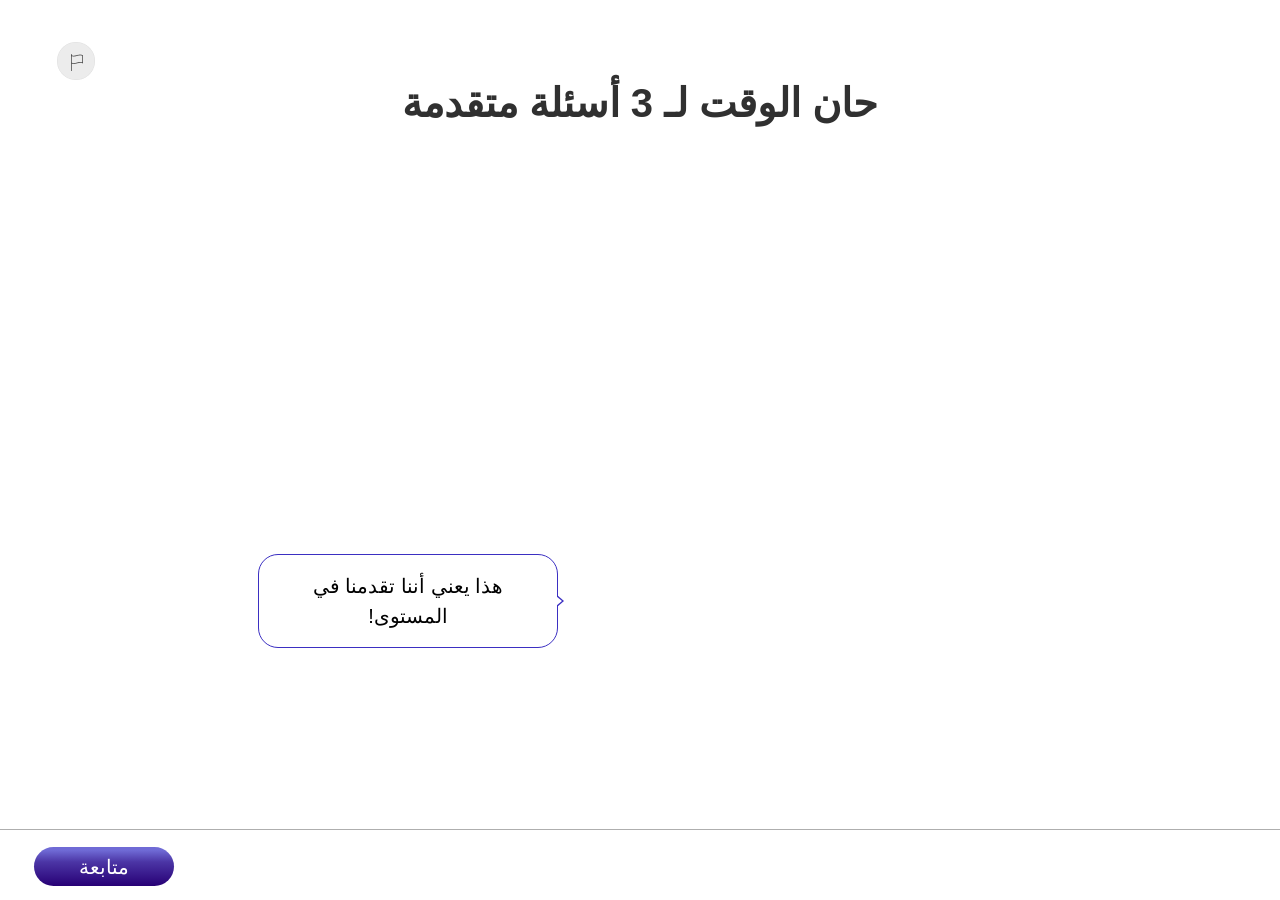
<file: methodica-math-ratio-05-05/index.html>
<!DOCTYPE html>
<html lang="ar" dir="rtl">
<head>
<meta charset="UTF-8">
<meta name="viewport" content="width=device-width, initial-scale=1.0">
<title>وحدة تعليمية 720 –– رياضيات الهدف 1.5 | النسبة | الفصل 5</title>
<link rel="stylesheet" href="../unit-css/common.css?v=20261007a">
<link rel="stylesheet" href="styles.css?v=20261007a">
<link rel="stylesheet" href="../unit-css/25-report.css?v=20261007a">
</head>
<body>
<!-- Boot cover (resume): hides the first screen until it is known which screen to draw.
     A sibling of #app (not scaled). 50-loader.js / 40-resume.js dropBootCover() removes it on every
     exit path; this inline net removes it after 800 ms, or — while a restore is in flight
     (window.__resumeInFlight) — after at most 11 s. Copied from methodica-math-ratio-01. -->
<div id="boot-cover" style="position:fixed;inset:0;z-index:9999;background:#ffffff"></div>
<script>
(function () {
  var t0 = Date.now();
  function tick() {
    var c = document.getElementById('boot-cover');
    if (!c || !c.parentNode) return;
    if (window.__resumeInFlight && Date.now() - t0 < 11000) { setTimeout(tick, 100); return; }
    c.parentNode.removeChild(c);
  }
  setTimeout(tick, 800);
})();
</script>
<div id="app">

  <!-- מסך 1 — מסך מעבר, דמות+בועית-דיבור, data-screen="0", id="s0". -->
  <section class="screen active" data-screen="0" id="s0">
    <div class="transition-content">
      <div class="transition-title-block">
        <h2 class="transition-title">حان الوقت لـ 3 أسئلة متقدمة</h2>
      </div>
      <div class="transition-avatar-wrap">
        <video class="transition-avatar" id="s0-avatar" autoplay loop muted playsinline></video>
        <div class="transition-bubble">هذا يعني أننا تقدمنا في المستوى!</div>
      </div>
    </div>

    <div class="bottom-bar">
      <div class="bottom-bar-inner">
        <!-- Never shown on the first screen -->
        <div class="bar-back"><button class="btn-back" id="s0-back" onclick="backToPart('methodica-math-ratio-05-04')">عودة</button></div>
        <div class="bar-actions"><button class="btn-continue" id="s0-continue" onclick="goTo(1)">متابعة</button></div>
      </div>
    </div>
  </section>

  <!-- =========================================================
       מסך 2 — מסך גלילה, שאלה 1 מתוך 3, data-screen="1", id="s1".
       משולש שווה-שוקיים ABC, שני חלקים נחשפים בזה אחר זה: (א) שאלת-קלט
       משולשת (שלוש הזוויות), (ב) שאלה חד-ברירה (טענת האדריכל). תמונת
       המשולש קבועה בצד שמאל לאורך שני החלקים (לא משתנה/מוסתרת).
       ראו ARCHITECTURE.md § "מסך 2".
       ========================================================= -->
  <section class="screen" data-screen="1" id="s1">
    <nav class="progress-question" id="s1-progress" aria-label="التنقُّل بين الأسئلة">
      <div class="progress-question__item" data-question="1">
        <div class="progress-question__icon"></div>
        <span class="progress-question__label">سؤال 1</span>
      </div>
      <div class="progress-question__connector" data-connector="1"></div>
      <div class="progress-question__item" data-question="2">
        <div class="progress-question__icon"></div>
        <span class="progress-question__label">سؤال 2</span>
      </div>
      <div class="progress-question__connector" data-connector="2"></div>
      <div class="progress-question__item" data-question="3">
        <div class="progress-question__icon"></div>
        <span class="progress-question__label">سؤال 3</span>
      </div>
    </nav>

    <!-- Gesture Hint (Cursor Scroll) — SELF-QA-lomda.md §7, גרסה
         מתוקנת-מרוץ (s1ProgrammaticScroll, ראו script.js). -->
    <div class="gesture-hint-scroll-wrap" id="s1-scroll-gesture" hidden>
      <div class="gesture-hint">
        <div class="gesture-hint-ring gesture-hint-ring--big"></div>
        <div class="gesture-hint-ring gesture-hint-ring--small"></div>
        <img class="gesture-hint-hand" src="../unit-assets/img/gesture-hand-cursor.svg" alt="">
      </div>
    </div>

    <!-- תמונת המשולש קבועה בצד שמאל, זהה בשני החלקים (לא כמו מסך 4
         של סיין 2, שם התמונות נשארות קבועות לאורך 3 חלקים — כאן שני
         חלקים בלבד, אותה עקרון-קבע). 530×270 מקורי, מוצג ב-300px רוחב
         (יחס-רוחב-גובה נשמר, height:auto). -->
    <div class="s1-fixed-images">
      <div class="s1-img-frame">
        <button class="img-zoom-btn" type="button" aria-label="تكبير الصورة"
                data-zoom-src="assets/images/triangle-isoceles-abc.png" data-zoom-alt="مثلث متساوي الساقين ABC: الرأس‎ A ‎في الأعلى، B في أسفل اليسار، C في أسفل اليمين، مع علامات التساوي على الضلعين AB و-AC">
          <svg class="img-zoom-btn__icon" viewBox="0 0 20 20" fill="none" xmlns="http://www.w3.org/2000/svg">
            <circle cx="8.5" cy="8.5" r="6" stroke="currentColor" stroke-width="1.6"/>
            <path d="M13 13L17.5 17.5" stroke="currentColor" stroke-width="1.6" stroke-linecap="round"/>
          </svg>
        </button>
        <img src="assets/images/triangle-isoceles-abc.png" alt="مثلث متساوي الساقين ABC: الرأس‎ A ‎في الأعلى، B في أسفل اليسار، C في أسفل اليمين، مع علامات التساوي على الضلعين AB و-AC">
      </div>
    </div>

    <div class="s1-scroll-area" id="s1-scroll-area">
    <div class="s1-scroll-inner">
      <div class="s1-part" id="s1-part-1">
        <p class="s3-body">1. يخطط مكتب مهندسين معماريين لتصميم عنصر تظليل في شارع مشاة في المدينة. <br>صُممت واجهة العنصر على شكل مثلث متساوي الساقين (<span dir="ltr">AB = AC</span>). <br>وضعَ المهندس الرئيسي شرطًا هندسيًا: <br>النسبة بين زاوية الرأس ومجموع زاويتَيّ القاعدة هي 3 : 1‏‎.</p>
        <p class="scq-qtext-em" style="font-weight:400">أ. احسبوا زوايا المثلث‎ ABC ‎الثلاث‎.</p>
        <div class="viq-answers">
          <div class="viq-answer-row" dir="ltr">
            <span class="viq-coord">∢A</span>
            <span class="viq-answer-eq">=</span>
            <span class="viq-answer-value">
              <input class="viq-input viq-input--sm" id="s1-a" type="number" step="any" inputmode="decimal" dir="ltr" placeholder=" " aria-label="مقدار الزاوية A، بالدرجات" oninput="s1P1OnInput()">
              <span class="viq-answer-unit">°</span>
            </span>
          </div>
          <div class="viq-answer-row" dir="ltr">
            <span class="viq-coord">∢B</span>
            <span class="viq-answer-eq">=</span>
            <span class="viq-answer-value">
              <input class="viq-input viq-input--sm" id="s1-b" type="number" step="any" inputmode="decimal" dir="ltr" placeholder=" " aria-label="مقدار الزاوية B، بالدرجات" oninput="s1P1OnInput()">
              <span class="viq-answer-unit">°</span>
            </span>
          </div>
          <div class="viq-answer-row" dir="ltr">
            <span class="viq-coord">∢C</span>
            <span class="viq-answer-eq">=</span>
            <span class="viq-answer-value">
              <input class="viq-input viq-input--sm" id="s1-c" type="number" step="any" inputmode="decimal" dir="ltr" placeholder=" " aria-label="مقدار الزاوية C، بالدرجات" oninput="s1P1OnInput()">
              <span class="viq-answer-unit">°</span>
            </span>
          </div>
        </div>
        <button class="btn-continue s3-inline-btn" id="s1-p1-check" disabled onclick="s1P1Check()">هل إجابتي صحيحة؟</button>
        <div id="s1-p1-feedbox" class="scq-fb-box is-static">
          <div class="scq-fb-title"><span class="scq-fb-title-text"></span></div>
          <p class="scq-fb-body"></p>
          <button class="scq-fb-reveal-btn" id="s1-p1-reveal-btn" type="button" hidden onclick="viqToggleReveal('s1p1')">الإجابة الصحيحة</button>
        </div>
      </div>

      <div class="s1-part" id="s1-part-2">
        <p class="s1-p2-bold">ادّعى مهندس معماري شاب أنه لا يمكن إنشاء مثلث كهذا، لأن زاويتَيّ القاعدة ستكونان منفرجتين (أكبر من 90 درجة)، ممّا سيؤدي إلى عدم تكوُّن شكل مثلث‎.</p>
        <p class="s1-p2-bold">ب. هل ادّعاء المهندس المعماري الشاب صحيح؟</p>
        <div class="scq-answers scq-answers--fit" role="radiogroup" aria-label="خيارات الإجابة">
          <div class="scq-opt" role="radio" aria-checked="false" tabindex="0" data-id="a" onclick="s1P2Select('a')">
            <span class="scq-opt-text">نعم</span>
            <span class="scq-radio"></span>
          </div>
          <div class="scq-opt" role="radio" aria-checked="false" tabindex="0" data-id="b" onclick="s1P2Select('b')">
            <span class="scq-opt-text">لا</span>
            <span class="scq-radio"></span>
          </div>
          <div class="scq-opt" role="radio" aria-checked="false" tabindex="0" data-id="c" onclick="s1P2Select('c')">
            <span class="scq-opt-text">لا يمكن المعرفة</span>
            <span class="scq-radio"></span>
          </div>
        </div>
        <div class="btn-hint-row">
          <button class="btn-hint" id="s1-p2-hint-btn" onclick="s1P2HintOpen()">
            <img class="scq-hint-icon" src="../unit-assets/img/icon-hint-purple.svg" alt="" aria-hidden="true">
            هل يمكنني الحصول على تلميح؟
          </button>
          <button class="btn-continue" id="s1-p2-check" disabled onclick="s1P2Check()">هل إجابتي صحيحة؟</button>
        </div>
        <div id="s1-p2-feedbox" class="scq-fb-box is-static">
          <div class="scq-fb-title"><span class="scq-fb-title-text"></span></div>
          <p class="scq-fb-body"></p>
        </div>
      </div>
    </div>
    </div>

    <div id="s1-p2-hint-overlay" class="scq-hint-overlay" hidden>
      <div class="scq-hint-popup">
        <div class="scq-hint-title-row">
          <p class="scq-hint-title">تلميح</p>
          <img class="scq-hint-bulb" src="../unit-assets/img/icon-bulb-outline-white.svg" alt="">
        </div>
        <p class="scq-hint-body">في المثلث متساوي الساقين، زاويتا القاعدة متساويتان.</p>
        <button class="scq-hint-close" type="button" onclick="s1P2HintClose()">فهِمْتُ</button>
      </div>
    </div>

    <div class="bottom-bar">
      <div class="bottom-bar-inner">
        <div class="bar-back"><button class="btn-back" id="s1-back" onclick="goTo(0)">عودة</button></div>
        <div class="bar-actions"><button class="btn-continue" id="s1-continue" disabled onclick="goTo(2)">متابعة</button></div>
      </div>
    </div>
  </section>

  <!-- =========================================================
       מסך 3 — מסך סטטי (לא מסך גלילה — "זה לא מסך גלילה", לפי התסריט
       המפורש), שאלה 2 מתוך 3, data-screen="2", id="s2". דיאגרמת
       ACD/ADB (860×345) במרכז, עם שתי תשובות-קלט הממוקמות כשכבת-overlay
       ממוקמת-אבסולוטית מתחת לדיאגרמה עצמה (לא כרשימת viq-answer-row
       רגילה) — לפי מיקום-המידה שנמדד ישירות מהשקף המעובד: 28%/67%
       מרוחב-הדיאגרמה (מתאים למיקום הפיזי של הנקודות E ו-D על הבסיס).
       ראו ARCHITECTURE.md § "מסך 3".
       ========================================================= -->
  <section class="screen" data-screen="2" id="s2">
    <nav class="progress-question" id="s2-progress" aria-label="التنقُّل بين الأسئلة">
      <div class="progress-question__item" data-question="1">
        <div class="progress-question__icon"></div>
        <span class="progress-question__label">سؤال 1</span>
      </div>
      <div class="progress-question__connector" data-connector="1"></div>
      <div class="progress-question__item" data-question="2">
        <div class="progress-question__icon"></div>
        <span class="progress-question__label">سؤال 2</span>
      </div>
      <div class="progress-question__connector" data-connector="2"></div>
      <div class="progress-question__item" data-question="3">
        <div class="progress-question__icon"></div>
        <span class="progress-question__label">سؤال 3</span>
      </div>
    </nav>

    <div class="s2-content">
      <p class="s3-body s2-text">2. النقطة D تقع على الضلع‎ CB ‎في المثلث ABC. <br/> معطى: النسبة بين مساحة المثلث‎ ACD ‎ومساحة المثلث‎ ADB ‎هي 3:1. <br/> مساحة المثلث‎ ABC ‎هي 64 سم مربع. <br/> <span dir="ltr"> AE = <span dir="rtl">8 سم</span> </span> &nbsp;(ارتفاع المثلث). <br/></p>
      <p class="scq-qtext-em" style="font-weight:400">أكملوا‎:</p>

      <div class="s2-diagram-wrap">
        <div class="s2-diagram-img-frame">
          <button class="img-zoom-btn" type="button" aria-label="تكبير الصورة"
                  data-zoom-src="assets/images/triangle-acd-adb.png" data-zoom-alt="المثلث ABC: الرأس‎ A ‎في الأعلى، C في أسفل اليسار، B في أسفل اليمين، مع النقطتين‎ E ‎و-D ‎ على القاعدة، بالترتيب من اليسار إلى اليمين: C, E, D, B">
            <svg class="img-zoom-btn__icon" viewBox="0 0 20 20" fill="none" xmlns="http://www.w3.org/2000/svg">
              <circle cx="8.5" cy="8.5" r="6" stroke="currentColor" stroke-width="1.6"/>
              <path d="M13 13L17.5 17.5" stroke="currentColor" stroke-width="1.6" stroke-linecap="round"/>
            </svg>
          </button>
          <img class="s2-diagram-img" src="assets/images/triangle-acd-adb.png" alt="المثلث ABC: الرأس‎ A ‎في الأعلى، C في أسفل اليسار، B في أسفل اليمين، مع النقطتين‎ E ‎و-D ‎ على القاعدة، بالترتيب من اليسار إلى اليمين: C, E, D, B">
        </div>
        <!-- 28% ≈ מיקומה האופקי של נקודה E (בתוך קטע CD); 67% ≈ מיקומה
             האופקי של נקודה D (בתוך קטע DB) — נמדדו ישירות מהשקף
             המעובד, לא נגזרו-מחדש כאן. -->
        <div class="s2-input-overlay" style="left:28%;">
          <span class="s2-overlay-label">طول الضلع‎ CD ‎هو‎:</span>
          <input class="viq-input viq-input--sm" id="s2-cd" type="number" inputmode="numeric" dir="ltr" placeholder=" " aria-label="طول الضلع CD، بالسنتيمترات" oninput="s2OnInput()">
        </div>
        <div class="s2-input-overlay" style="left:67%;">
          <span class="s2-overlay-label">طول الضلع‎ DB ‎هو‎:</span>
          <input class="viq-input viq-input--sm" id="s2-db" type="number" inputmode="numeric" dir="ltr" placeholder=" " aria-label="طول الضلع DB، بالسنتيمترات" oninput="s2OnInput()">
        </div>
      </div>

    </div>

    <div id="s2-feedbox" class="scq-fb-box">
      <div class="scq-fb-title"><span class="scq-fb-title-text"></span></div>
      <p class="scq-fb-body"></p>
      <button class="scq-fb-reveal-btn" id="s2-reveal-btn" type="button" hidden onclick="viqToggleReveal('s2')">الإجابة الصحيحة</button>
    </div>

    <!-- אין .btn-hint במסך הזה: לא נמצא טקסט-רמז מפורש בתסריט/במוקאפ
         עבור השאלה הזו — לא הושמט בטעות. ראו ARCHITECTURE.md. -->
    <div class="bottom-bar">
      <div class="bottom-bar-inner">
        <div class="bar-back"><button class="btn-back" id="s2-back" onclick="goTo(1)">عودة</button></div>
        <div class="bar-actions"><button class="btn-continue" id="s2-continue" disabled onclick="s2Check()">هل إجابتي صحيحة؟</button></div>
      </div>
    </div>
  </section>

  <!-- מסך 4 — מסך גלילה, שאלה 3 מתוך 3, data-screen="3", id="s3". -->
  <section class="screen" data-screen="3" id="s3">
    <nav class="progress-question" id="s3-progress" aria-label="التنقُّل بين الأسئلة">
      <div class="progress-question__item" data-question="1">
        <div class="progress-question__icon"></div>
        <span class="progress-question__label">سؤال 1</span>
      </div>
      <div class="progress-question__connector" data-connector="1"></div>
      <div class="progress-question__item" data-question="2">
        <div class="progress-question__icon"></div>
        <span class="progress-question__label">سؤال 2</span>
      </div>
      <div class="progress-question__connector" data-connector="2"></div>
      <div class="progress-question__item" data-question="3">
        <div class="progress-question__icon"></div>
        <span class="progress-question__label">سؤال 3</span>
      </div>
    </nav>

    <!-- Gesture Hint (Cursor Scroll) — SELF-QA-lomda.md §7, גרסה
         מתוקנת-מרוץ (s3ProgrammaticScroll, ראו script.js). -->
    <div class="gesture-hint-scroll-wrap" id="s3-scroll-gesture" hidden>
      <div class="gesture-hint">
        <div class="gesture-hint-ring gesture-hint-ring--big"></div>
        <div class="gesture-hint-ring gesture-hint-ring--small"></div>
        <img class="gesture-hint-hand" src="../unit-assets/img/gesture-hand-cursor.svg" alt="">
      </div>
    </div>

    <!-- תמונת פחיות-הצבע (צילום אמיתי, פורטרט 1387×2475 — יחס-רוחב-
         גובה קיצוני) קבועה בצד שמאל, זהה בשני החלקים. הוצג ב-260px
         רוחב (לא 300px כמו מסך 2) כדי להישאר בתוך תקציב-הגובה הפנוי
         (139px..636px = 497px) בלי לחתוך את התמונה — ב-300px רוחב
         הגובה-הטבעי (≈536px) היה חורג מעבר לפס התחתון. יחס-רוחב-גובה
         נשמר במלואו (height:auto, בלי crop). -->
    <div class="s3-fixed-images">
      <div class="s3-img-frame">
        <button class="img-zoom-btn" type="button" aria-label="تكبير الصورة"
                data-zoom-src="assets/images/paint-factory-cans.jpg" data-zoom-alt="علب دهان في مصنع للدهان">
          <svg class="img-zoom-btn__icon" viewBox="0 0 20 20" fill="none" xmlns="http://www.w3.org/2000/svg">
            <circle cx="8.5" cy="8.5" r="6" stroke="currentColor" stroke-width="1.6"/>
            <path d="M13 13L17.5 17.5" stroke="currentColor" stroke-width="1.6" stroke-linecap="round"/>
          </svg>
        </button>
        <img src="assets/images/paint-factory-cans.jpg" alt="علب دهان في مصنع للدهان">
      </div>
    </div>

    <div class="s3-scroll-area" id="s3-scroll-area">
    <div class="s3-scroll-inner">
      <div class="s3-part" id="s3-part-1">
        <p class="s3-body">3. يعمل أمجد ونسيم في مصنع للدهان. <br>لصُنع درجة مميزة من اللون "الأخضر الزيتوني"، يخلطان ثلاثة ألوان: <br><strong>أصفر، أزرق وأسود</strong> بنسبة 2 : 3 : 5 (بالتلاؤم). <br>يوم الأحد، حضّرا كمية كبيرة من الدهان واستخدما <strong>12 لترًا من الدهان الأسود‎</strong>.</p>
        <p class="scq-qtext-em">أ. أكملوا الكميات‎:</p>
        <div class="viq-answers">
          <div class="viq-answer-row">
            <span class="viq-answer-label">ما هو عدد اللترات <strong>الإجمالي</strong> من الدهان "الأخضر الزيتوني" الناتج؟</span>
            <input class="viq-input" id="s3-total" type="number" inputmode="numeric" dir="ltr" placeholder=" " aria-label="عدد لترات الدهان الأخضر الزيتوني" oninput="s3P1OnInput()">
          </div>
          <div class="viq-answer-row">
            <span class="viq-answer-label">كم لترًا من الدهان <strong>الأصفر</strong> وضعا في الخليط؟</span>
            <input class="viq-input" id="s3-yellow" type="number" inputmode="numeric" dir="ltr" placeholder=" " aria-label="لترات من الدهان الأصفر" oninput="s3P1OnInput()">
          </div>
          <div class="viq-answer-row">
            <span class="viq-answer-label">كم لترًا من الدهان <strong>الأزرق</strong> وضعا في الخليط؟</span>
            <input class="viq-input" id="s3-blue" type="number" inputmode="numeric" dir="ltr" placeholder=" " aria-label="لترات من الدهان الأزرق" oninput="s3P1OnInput()">
          </div>
        </div>
        <div class="btn-hint-row">
          <button class="btn-hint" id="s3-p1-hint-btn" onclick="s3P1HintOpen()">
            <img class="scq-hint-icon" src="../unit-assets/img/icon-hint-purple.svg" alt="" aria-hidden="true">
            هل يمكنني الحصول على تلميح؟
          </button>
          <button class="btn-continue" id="s3-p1-check" disabled onclick="s3P1Check()">هل إجابتي صحيحة؟</button>
        </div>
        <div id="s3-p1-feedbox" class="scq-fb-box is-static">
          <div class="scq-fb-title"><span class="scq-fb-title-text"></span></div>
          <p class="scq-fb-body"></p>
          <button class="scq-fb-reveal-btn" id="s3-p1-reveal-btn" type="button" hidden onclick="viqToggleReveal('s3p1')">الإجابة الصحيحة</button>
        </div>
      </div>

      <div class="s3-part" id="s3-part-2">
        <p class="s3-body">أرادت روان، وهي عاملة أخرى في المصنع، أن تصنع درجة <strong>أغمق</strong> من نفس اللون. <br>للوصول إلى الدرجة المطلوبة، قررت مضاعفة كمية الدهان <strong>الأسود</strong> فقط بمرتين، <br>بينما بقيت كميتا الأصفر والأزرق كما كانتا يوم الأحد‎.</p>
        <p class="scq-qtext-em">ب. أي من الجُمل التالية تصف النسبة الجديدة بين المكونات (الأصفر، الأزرق، الأسود) بالشكل الصحيح؟</p>
        <div class="scq-answers" role="radiogroup" aria-label="خيارات الإجابة">
          <div class="scq-opt" role="radio" aria-checked="false" tabindex="0" data-id="a" onclick="s3P2Select('a')">
            <span class="scq-opt-text">النسبة الجديدة هي 4 : 6 : 10، ولذلك تبقى درجة اللون نفسها بالضبط.</span>
            <span class="scq-radio"></span>
          </div>
          <div class="scq-opt" role="radio" aria-checked="false" tabindex="0" data-id="b" onclick="s3P2Select('b')">
            <span class="scq-opt-text">النسبة الجديدة هي 4 : 3 : 5، ولذلك ازداد جزء اللون الأسود في الخليط‎.</span>
            <span class="scq-radio"></span>
          </div>
          <div class="scq-opt" role="radio" aria-checked="false" tabindex="0" data-id="c" onclick="s3P2Select('c')">
            <span class="scq-opt-text">النسبة الجديدة هي 4 : 5 : 7، لأننا أضفنا وحدتين إلى كل لون للحفاظ على التوازن‎.</span>
            <span class="scq-radio"></span>
          </div>
          <div class="scq-opt" role="radio" aria-checked="false" tabindex="0" data-id="d" onclick="s3P2Select('d')">
            <span class="scq-opt-text">لا يمكن معرفة النسبة الجديدة بدون معرفة الكمية الدقيقة من اللترات التي أضيفت‎.</span>
            <span class="scq-radio"></span>
          </div>
        </div>
        <button class="btn-continue s3-inline-btn" id="s3-p2-check" disabled onclick="s3P2Check()">هل إجابتي صحيحة؟</button>
        <div id="s3-p2-feedbox" class="scq-fb-box is-static">
          <div class="scq-fb-title"><span class="scq-fb-title-text"></span></div>
          <p class="scq-fb-body"></p>
        </div>
      </div>
    </div>
    </div>

    <div id="s3-p1-hint-overlay" class="scq-hint-overlay" hidden>
      <div class="scq-hint-popup">
        <div class="scq-hint-title-row">
          <p class="scq-hint-title">تلميح</p>
          <img class="scq-hint-bulb" src="../unit-assets/img/icon-bulb-outline-white.svg" alt="">
        </div>
        <p class="scq-hint-body">انتبهوا، يشكّل الأصفر جزأين من النسبة، <br>ويشكل الأزرق 3 أجزاء، ويشكل الأسود 5 أجزاء‎.</p>
        <button class="scq-hint-close" type="button" onclick="s3P1HintClose()">فهِمْتُ</button>
      </div>
    </div>

    <!-- אין .btn-hint לחלק ב' (s3-part-2): לא נמצא טקסט-רמז מפורש
         בתסריט לחלק הזה — לא הושמט בטעות. ראו ARCHITECTURE.md. -->
    <div class="bottom-bar">
      <div class="bottom-bar-inner">
        <div class="bar-back"><button class="btn-back" id="s3-back" onclick="goTo(2)">عودة</button></div>
        <div class="bar-actions"><button class="btn-continue" id="s3-continue" disabled onclick="finishComponent('methodica-math-ratio-05-06')">متابعة</button></div>
      </div>
    </div>
  </section>

  <!-- GLOBAL — Report/Issue button (.flag-btn) -->
  <button class="flag-btn" aria-label="هل وجدتم مشكلة؟" title="هل وجدتم مشكلة؟">
    <span class="flag-btn-icon" aria-hidden="true">
      <img class="flag-btn-icon-default" src="../unit-assets/img/btn-flag-default.png" alt="">
      <img class="flag-btn-icon-hover" src="../unit-assets/img/btn-flag-hover.png" alt="">
    </span>
    <span class="flag-btn-label">هل وجدتم مشكلة؟</span>
  </button>

  <!-- GLOBAL — Image zoom modal -->
  <!-- Issue-report dialogs (unit-js/25-report.js, unit-css/25-report.css) -->
  <div id="report-modal"
         class="report-modal-overlay"
         hidden
         role="dialog"
         aria-modal="true"
         aria-labelledby="report-modal-title">
      <div class="report-modal-box">
        <button class="report-close-btn" onclick="tryCloseReportModal()" aria-label="סגור">&#10005;</button>
        <h2 class="report-modal-title" id="report-modal-title">דיווח על בעיה</h2>
        <p class="report-modal-body">משהו לא ברור או לא עובד כמו שצריך?<br>ספרו לנו מה קרה כדי שנטפל.</p>

        <div class="report-field">
          <label class="report-label" for="report-type"><span class="required-star">*</span> מה סוג הבעיה</label>
                    <div class="report-custom-select" id="report-type-wrapper">
            <button class="report-select-btn is-placeholder" type="button" aria-haspopup="listbox" aria-expanded="false">
              <span class="report-select-value">בחרו סוג בעיה</span>
            </button>
            <ul class="report-select-list" role="listbox" hidden>
              <li class="report-select-option" data-value="technical" role="option">תקלה טכנית או שמשהו לא עובד</li>
              <li class="report-select-option" data-value="unclear" role="option">משהו לא ברור לי</li>
              <li class="report-select-option" data-value="other" role="option">אחר</li>
            </ul>
            <input type="hidden" id="report-type" value="">
          </div>
          <span class="report-field-error" id="report-type-error" hidden>בחרו את סוג הבעיה</span>
        </div>

        <div class="report-field">
          <label class="report-label" for="report-text"><span class="required-star">*</span> מה קרה?</label>
          <textarea class="report-textarea" id="report-text" maxlength="250" rows="4" placeholder="פרטו מה קרה כדי שנוכל להבין את הבעיה" onblur="reportTextBlur()"></textarea>
          <span class="report-field-error" id="report-text-error" hidden>כתבו מה קרה</span>
          <span class="report-char-count" id="report-char-count">0 / 250</span>
        </div>

        <div class="report-actions">
          <button class="report-cancel-btn" onclick="tryCloseReportModal()">ביטול</button>
          <button class="report-submit-btn" onclick="submitReport()" disabled>שליחת דיווח</button>
        </div>
      </div>
    </div>
  <div id="report-confirm-modal"
         class="report-modal-overlay"
         hidden
         role="dialog"
         aria-modal="true"
         aria-labelledby="confirm-modal-title">
      <div class="report-modal-box report-confirm-box">
        <h2 class="report-modal-title" id="confirm-modal-title">בטוח לסגור את החלון?</h2>
        <p class="report-modal-body">בלחיצה על סגירה לא יישלח דיווח</p>
        <div class="report-actions">
          <button class="report-cancel-btn" onclick="forceCloseReportModal()">סגור חלון</button>
          <button class="report-submit-btn" onclick="backToReportForm()">אני רוצה לדווח</button>
        </div>
      </div>
    </div>
  <div id="report-thanks-modal"
         class="report-modal-overlay"
         hidden
         role="dialog"
         aria-modal="true"
         aria-labelledby="thanks-modal-title">
      <div class="report-modal-box report-confirm-box">
        <h2 class="report-modal-title" id="thanks-modal-title">הדיווח נשלח, תודה!</h2>
        <p class="report-modal-body">קיבלנו את הדיווח שלכם ונטפל בו בהקדם.</p>
        <div class="report-actions">
          <button class="report-submit-btn" onclick="closeReportThanks()">סגירה</button>
        </div>
      </div>
    </div>

  <div id="a11y-announcer" role="status" aria-live="polite" aria-atomic="true" style="position:absolute;width:1px;height:1px;overflow:hidden;clip:rect(0,0,0,0);white-space:nowrap"></div>

  <div id="img-zoom-modal" class="img-zoom-modal hidden" aria-hidden="true" data-zoom-close="true">
    <div class="img-zoom-modal__panel" role="dialog" aria-modal="true" aria-label="تكبير الصورة">
      <button class="img-zoom-close" type="button" data-zoom-close="true" aria-label="إغلاق تكبير الصورة">
        <svg class="img-zoom-close__icon" viewBox="0 0 15 15" fill="none" xmlns="http://www.w3.org/2000/svg">
          <path d="M1 1L14 14M14 1L1 14" stroke="currentColor" stroke-width="2" stroke-linecap="round"/>
        </svg>
      </button>
      <div class="img-zoom-modal__stage"></div>
    </div>
  </div>

</div>
<script src="../unit-js/10-identity.js?v=20261007a"></script>
<script src="../unit-js/15-ui.js?v=20261007a"></script>
<script src="../unit-js/20-xapi.js?v=20261007a"></script>
<script src="../unit-js/22-scoring.js?v=20261007a"></script>
<script src="../unit-js/25-report.js?v=20261007a"></script>
<script src="../unit-js/28-feedback-drag.js?v=20261007a"></script>
<script src="../unit-js/30-nav.js?v=20261007a"></script>
<script src="../unit-js/32-progress.js?v=20261007a"></script>
<script src="../unit-js/35-questions.js?v=20261007a"></script>
<script src="../unit-js/40-resume.js?v=20261007a"></script>
<script src="../unit-js/45-resume-part.js?v=20261007a"></script>
<script src="../unit-js/50-loader.js?v=20261007a"></script>
<script src="../unit-js/60-devbridge.js?v=20261007a"></script>
<script src="script.js?v=20261007a"></script>
<script src="../unit-js/90-boot.js?v=20261007a"></script>
</body>
</html>
</file>
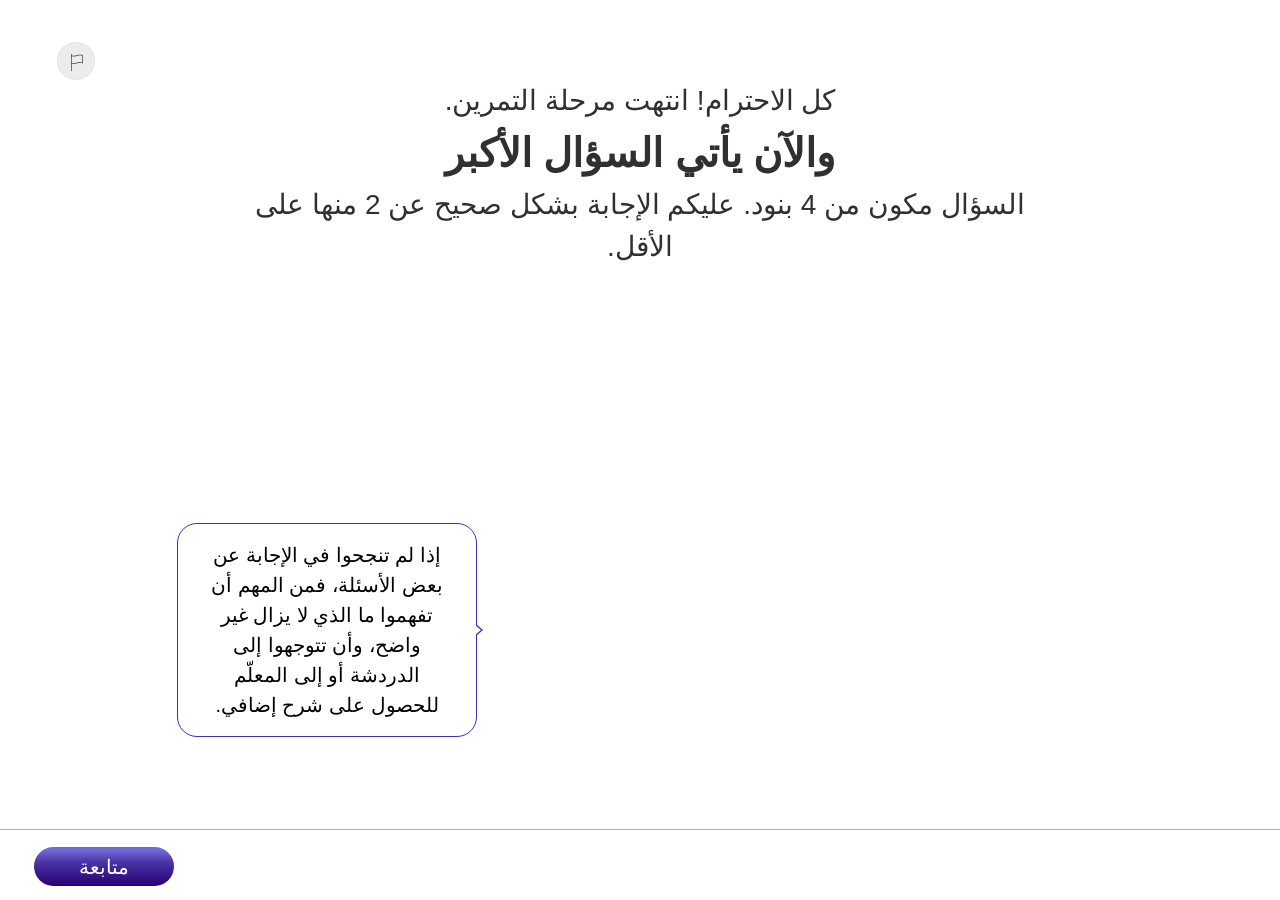
<file: methodica-math-ratio-05-06/index.html>
<!DOCTYPE html>
<html lang="ar" dir="rtl">
<head>
<meta charset="UTF-8">
<meta name="viewport" content="width=device-width, initial-scale=1.0">
<title>وحدة تعليمية 720 –– رياضيات الهدف 1.5 | النسبة | الفصل 6</title>
<link rel="stylesheet" href="../unit-css/common.css?v=20261007a">
<link rel="stylesheet" href="styles.css?v=20261007a">
<link rel="stylesheet" href="../unit-css/25-report.css?v=20261007a">
</head>
<body>
<!-- Boot cover (resume): hides the first screen until it is known which screen to draw.
     A sibling of #app (not scaled). 50-loader.js / 40-resume.js dropBootCover() removes it on every
     exit path; this inline net removes it after 800 ms, or — while a restore is in flight
     (window.__resumeInFlight) — after at most 11 s. Copied from methodica-math-ratio-01. -->
<div id="boot-cover" style="position:fixed;inset:0;z-index:9999;background:#ffffff"></div>
<script>
(function () {
  var t0 = Date.now();
  function tick() {
    var c = document.getElementById('boot-cover');
    if (!c || !c.parentNode) return;
    if (window.__resumeInFlight && Date.now() - t0 < 11000) { setTimeout(tick, 100); return; }
    c.parentNode.removeChild(c);
  }
  setTimeout(tick, 800);
})();
</script>
<div id="app">

  <!-- =========================================================
       מסך 1 — מסך מעבר, דמות+בועית-דיבור, data-screen="0", id="s0".
       שקף 62 בתסריט. מבנה מועתק 1:1 מ-methodica-math-ratio-01-04, מסך 1
       (.transition-content/.transition-title-block/.transition-avatar-wrap/
       .transition-bubble) — לפי הנחיית-הדוקס המפורשת. חלוקת הטקסט בין
       ארבעת חלקי המבנה היא שיקול-דעת (המקור לא מחלק בעצמו) — ראו
       ARCHITECTURE.md § "מסך 1" לתיעוד ההחלטה. הדמות בפועל: מערכת-הדמות-
       הנלווית של הפרויקט הזה (character-1/character-2), לא המפלצת-הגנרית
       שמופיעה במוקאפ הגולמי של ה-pptx.
       ========================================================= -->
  <section class="screen active" data-screen="0" id="s0">
    <div class="transition-content">
      <div class="transition-title-block">
        <p class="transition-sub">كل الاحترام! انتهت مرحلة التمرين‎.</p>
        <h2 class="transition-title">والآن يأتي السؤال الأكبر</h2>
        <p class="transition-sub">السؤال مكون من 4 بنود. عليكم الإجابة بشكل صحيح عن 2 منها على الأقل.</p>
      </div>
      <div class="transition-avatar-wrap">
        <video class="transition-avatar" id="s0-avatar" autoplay loop muted playsinline></video>
        <div class="transition-bubble">إذا لم تنجحوا في الإجابة عن بعض الأسئلة، فمن المهم أن تفهموا ما الذي لا يزال غير واضح، وأن تتوجهوا إلى الدردشة أو إلى المعلّم للحصول على شرح إضافي.</div>
      </div>
    </div>

    <div class="bottom-bar">
      <div class="bottom-bar-inner">
        <!-- Never shown on the first screen -->
        <div class="bar-back"><button class="btn-back" id="s0-back" onclick="backToPart('methodica-math-ratio-05-05')">عودة</button></div>
        <div class="bar-actions"><button class="btn-continue" id="s0-continue" onclick="goTo(1)">متابعة</button></div>
      </div>
    </div>
  </section>

  <!-- מסך 2 — תמונה ממלאת-מסך (family-home.jpg) עם תגית-מידע בפינה -->
  <section class="screen" data-screen="1" id="s1">
    <div class="s1-photo-wrap">
      <div class="s1-photo-img-frame">
        <img class="s1-photo-img" src="assets/images/family-home-opt.jpg" alt="عائلة أمام منزل سكني، في سياق تخطيط وبناء منزل جديد">
      </div>
      <div class="s1-info-banner info-banner-card">
        <p class="info-banner-label">عليكم مساعدة الطاقم في الموقع على اتخاذ قرارات مبنية على المعطيات، استنادًا إلى الخرائط وأدوات القياس‎.</p>
        <p class="info-banner-body">تريد عائلة سلمان بناء منزل أحلامها. <br>لتحقيق هذا الحلم، التقت العائلة مع سامر المهندس المعماري وطلبت منه مساعدتها في تصميمه‎.</p>
      </div>
    </div>

    <div class="bottom-bar">
      <div class="bottom-bar-inner">
        <div class="bar-back"><button class="btn-back" id="s1-back" onclick="goTo(0)">عودة</button></div>
        <div class="bar-actions"><button class="btn-continue" id="s1-continue" onclick="goTo(2)">متابعة</button></div>
      </div>
    </div>
  </section>

  <!-- מסך 3 — מסך גלילה, "שאלת השיא" סעיפים א+ב בלבד, data-screen="2", -->
  <section class="screen" data-screen="2" id="s2">
    <nav class="progress-question" id="s2-progress" aria-label="التنقُّل بين الأسئلة">
      <div class="progress-question__item" data-question="1">
        <div class="progress-question__icon"></div>
        <span class="progress-question__label">سؤال 1</span>
      </div>
      <div class="progress-question__connector" data-connector="1"></div>
      <div class="progress-question__item" data-question="2">
        <div class="progress-question__icon"></div>
        <span class="progress-question__label">سؤال 2</span>
      </div>
      <div class="progress-question__connector" data-connector="2"></div>
      <div class="progress-question__item" data-question="3">
        <div class="progress-question__icon"></div>
        <span class="progress-question__label">سؤال 3</span>
      </div>
      <div class="progress-question__connector" data-connector="3"></div>
      <div class="progress-question__item" data-question="4">
        <div class="progress-question__icon"></div>
        <span class="progress-question__label">سؤال 4</span>
      </div>
    </nav>

    <div class="gesture-hint-scroll-wrap" id="s2-scroll-gesture" hidden>
      <div class="gesture-hint">
        <div class="gesture-hint-ring gesture-hint-ring--big"></div>
        <div class="gesture-hint-ring gesture-hint-ring--small"></div>
        <img class="gesture-hint-hand" src="../unit-assets/img/gesture-hand-cursor.svg" alt="">
      </div>
    </div>

    <!-- דיאגרמת המגרש — קבועה וזהה לשני הסעיפים. -->
    <div class="s3-fixed-images" id="s2-fixed-images">
      <div class="s3-img-frame s3-img-frame--diagram">
        <button class="img-zoom-btn" type="button" aria-label="تكبير الصورة"
                data-zoom-src="assets/images/land-plot-diagram-opt.png" data-zoom-alt="رسم لقطعة أرض مستطيلة ABDE: A في الزاوية اليسرى السفلية، B في الزاوية اليمنى السفلية، E في الزاوية اليسرى العلوية، D على الجهة اليمنى، مع زاوية مقطوعة على شكل مربع‎ GHCD ‎في الزاوية اليمنى العلوية (طول كل ضلع 4 أمتار)؛ خط متقطع عمودي من النقطة T (على القاعدة AB) إلى النقطة R (على EG) يقسم قطعة الأرض إلى منطقة الحديقة على اليسار والمنطقة المخصصة للبناء على اليمين؛ طول‎ AB ‎هو 20 مترًا">
          <svg class="img-zoom-btn__icon" viewBox="0 0 20 20" fill="none" xmlns="http://www.w3.org/2000/svg">
            <circle cx="8.5" cy="8.5" r="6" stroke="currentColor" stroke-width="1.6"/>
            <path d="M13 13L17.5 17.5" stroke="currentColor" stroke-width="1.6" stroke-linecap="round"/>
          </svg>
        </button>
        <img src="assets/images/land-plot-diagram-opt.png" alt="رسم لقطعة أرض مستطيلة ABDE: A في الزاوية اليسرى السفلية، B في الزاوية اليمنى السفلية، E في الزاوية اليسرى العلوية، D على الجهة اليمنى، مع زاوية مقطوعة على شكل مربع‎ GHCD ‎في الزاوية اليمنى العلوية (طول كل ضلع 4 أمتار)؛ خط متقطع عمودي من النقطة T (على القاعدة AB) إلى النقطة R (على EG) يقسم قطعة الأرض إلى منطقة الحديقة على اليسار والمنطقة المخصصة للبناء على اليمين؛ طول‎ AB ‎هو 20 مترًا">
      </div>
    </div>

    <div class="s3-scroll-area" id="s2-scroll-area">
    <div class="s3-scroll-inner">

      <!-- סעיף א (שאלה 1) -->
      <div class="s3-part" id="s2-part-1">
        <p class="s3-body">اقترح سامر تقسيم قطعة الأرض إلى منطقتين: <br>مساحة لبناء المنزل ومساحة للحديقة. يشير الشريط المتقطع في الرسم إلى خط الفصل بينهما.<br>معطى أن النسبة بين طول‎ AB ‎وطول‎ AE ‎هي 2 : 1‏‎.</p>
        <p class="scq-qtext-em">أ. قبل أن يتمكن سامر من البدء في التخطيط، عليه معرفة مساحة قطعة الأرض كلها. احسبوا مساحة قطعة الأرض‎.</p>
        <div class="viq-answers">
          <div class="viq-answer-row">
            <span class="viq-answer-label">مساحة قطعة الأرض هي</span>
            <input class="viq-input" id="s2-p1-input" type="number" inputmode="numeric" dir="ltr" placeholder=" " aria-label="مساحة قطعة الأرض، بالأمتار المربعة" oninput="s2P1OnInput()">
            <span class="viq-answer-unit">متر مربع</span>
          </div>
        </div>
        <div class="btn-hint-row">
          <button class="btn-hint" id="s2-p1-hint-btn" onclick="s2P1HintOpen()">
            <img class="scq-hint-icon" src="../unit-assets/img/icon-hint-purple.svg" alt="" aria-hidden="true">
            هل يمكنني الحصول على تلميح؟
          </button>
          <button class="btn-continue" id="s2-p1-check" disabled onclick="s2P1Check()">هل إجابتي صحيحة؟</button>
        </div>
        <div id="s2-p1-feedbox" class="scq-fb-box is-static">
          <div class="scq-fb-title"><span class="scq-fb-title-text"></span></div>
          <p class="scq-fb-body"></p>
          <button class="scq-fb-reveal-btn" id="s2-p1-reveal-btn" type="button" hidden onclick="viqToggleReveal('s2p1')">الإجابة الصحيحة</button>
        </div>
      </div>

      <!-- חלק 2 מתוך 5 — סעיף ב (שאלה 2) -->
      <div class="s3-part" id="s2-part-2">
        <p class="s3-body">بعد أن حسب مساحة قطعة الأرض، علّمَ سامر خط الفصل بين المنزل والحديقة.<br>معطى أن خط الفصل يقسم القطعة‎ AB ‎بنسبة <br>3 : 2‏‎.</p>
        <p class="scq-qtext-em">ب. احسبوا المساحة المخصصة للحديقة‎.</p>
        <div class="viq-answers">
          <div class="viq-answer-row">
            <span class="viq-answer-label">مساحة الحديقة هي</span>
            <input class="viq-input" id="s2-p2-input" type="number" inputmode="numeric" dir="ltr" placeholder=" " aria-label="مساحة الحديقة، بالأمتار المربعة" oninput="s2P2OnInput()">
            <span class="viq-answer-unit">متر مربع</span>
          </div>
        </div>
        <div class="btn-hint-row">
          <button class="btn-hint" id="s2-p2-hint-btn" onclick="s2P2HintOpen()">
            <img class="scq-hint-icon" src="../unit-assets/img/icon-hint-purple.svg" alt="" aria-hidden="true">
            هل يمكنني الحصول على تلميح؟
          </button>
          <button class="btn-continue" id="s2-p2-check" disabled onclick="s2P2Check()">هل إجابتي صحيحة؟</button>
        </div>
        <div id="s2-p2-feedbox" class="scq-fb-box is-static">
          <div class="scq-fb-title"><span class="scq-fb-title-text"></span></div>
          <p class="scq-fb-body"></p>
          <button class="scq-fb-reveal-btn" id="s2-p2-reveal-btn" type="button" hidden onclick="viqToggleReveal('s2p2')">الإجابة الصحيحة</button>
        </div>
      </div>

    </div>
    </div>

    <div id="s2-p1-hint-overlay" class="scq-hint-overlay" hidden>
      <div class="scq-hint-popup">
        <div class="scq-hint-title-row">
          <p class="scq-hint-title">تلميح</p>
          <img class="scq-hint-bulb" src="../unit-assets/img/icon-bulb-outline-white.svg" alt="">
        </div>
        <p class="scq-hint-body">معطى طول القطعة AB. <br>جِدوا أولًا طول AE.</p>
        <button class="scq-hint-close" type="button" onclick="s2P1HintClose()">فهِمْتُ</button>
      </div>
    </div>
    <div id="s2-p2-hint-overlay" class="scq-hint-overlay" hidden>
      <div class="scq-hint-popup">
        <div class="scq-hint-title-row">
          <p class="scq-hint-title">تلميح</p>
          <img class="scq-hint-bulb" src="../unit-assets/img/icon-bulb-outline-white.svg" alt="">
        </div>
        <p class="scq-hint-body">احسبوا أولًا طول AT.</p>
        <button class="scq-hint-close" type="button" onclick="s2P2HintClose()">فهِمْتُ</button>
      </div>
    </div>

    <div class="bottom-bar">
      <div class="bottom-bar-inner">
        <div class="bar-back"><button class="btn-back" id="s2-back" onclick="goTo(1)">عودة</button></div>
        <div class="bar-actions"><button class="btn-continue" id="s2-continue" disabled onclick="goTo(3)">متابعة</button></div>
      </div>
    </div>
  </section>

  <!-- מסך 4 — תמונה ממלאת-מסך (engineers.jpg) עם תגית-מידע, data-screen="3", -->
  <section class="screen" data-screen="3" id="s3">
    <div class="s1-photo-wrap">
      <div class="s1-photo-img-frame">
        <img class="s1-photo-img" src="assets/images/engineers-opt.jpg" alt="طاقم مهندسين/مهندسين معماريين في الموقع، يفحص الخرائط وأدوات القياس">
      </div>
      <div class="s1-info-banner info-banner-card">
        <p class="info-banner-label">عليكم مساعدة الطاقم في الموقع على اتخاذ قرارات مبنية على المعطيات، استنادًا إلى الخرائط وأدوات القياس‎.</p>
        <p class="info-banner-body">عندما شاهد أفراد عائلة سلمان المخطط، قالوا إن المنزل يبدو لهم صغيرًا جدًا مقارنةً بالحديقة. طلبوا من سامر تصغير الحديقة بحيث تكون النسبة بين مساحة الحديقة ومساحة البناء 3 : 1‏‎.</p>
      </div>
    </div>

    <div class="bottom-bar">
      <div class="bottom-bar-inner">
        <div class="bar-back"><button class="btn-back" id="s3-back" onclick="goTo(2)">عودة</button></div>
        <div class="bar-actions"><button class="btn-continue" id="s3-continue" onclick="goTo(4)">متابعة</button></div>
      </div>
    </div>
  </section>

  <!-- מסך 5 — מסך גלילה, "שאלת השיא" סעיפים ג+ד, data-screen="4", -->
  <section class="screen" data-screen="4" id="s4">
    <nav class="progress-question" id="s4-progress" aria-label="التنقُّل بين الأسئلة">
      <div class="progress-question__item" data-question="1">
        <div class="progress-question__icon"></div>
        <span class="progress-question__label">سؤال 1</span>
      </div>
      <div class="progress-question__connector" data-connector="1"></div>
      <div class="progress-question__item" data-question="2">
        <div class="progress-question__icon"></div>
        <span class="progress-question__label">سؤال 2</span>
      </div>
      <div class="progress-question__connector" data-connector="2"></div>
      <div class="progress-question__item" data-question="3">
        <div class="progress-question__icon"></div>
        <span class="progress-question__label">سؤال 3</span>
      </div>
      <div class="progress-question__connector" data-connector="3"></div>
      <div class="progress-question__item" data-question="4">
        <div class="progress-question__icon"></div>
        <span class="progress-question__label">سؤال 4</span>
      </div>
    </nav>

    <div class="gesture-hint-scroll-wrap" id="s4-scroll-gesture" hidden>
      <div class="gesture-hint">
        <div class="gesture-hint-ring gesture-hint-ring--big"></div>
        <div class="gesture-hint-ring gesture-hint-ring--small"></div>
        <img class="gesture-hint-hand" src="../unit-assets/img/gesture-hand-cursor.svg" alt="">
      </div>
    </div>

    <div class="s3-fixed-images" id="s4-fixed-images">
      <div class="s3-img-frame s3-img-frame--diagram">
        <button class="img-zoom-btn" type="button" aria-label="تكبير الصورة"
                data-zoom-src="assets/images/land-plot-diagram-opt.png" data-zoom-alt="رسم لقطعة أرض مستطيلة ABDE: A في الزاوية اليسرى السفلية، B في الزاوية اليمنى السفلية، E في الزاوية اليسرى العلوية، D على الجهة اليمنى، مع زاوية مقطوعة على شكل مربع‎ GHCD ‎في الزاوية اليمنى العلوية (طول كل ضلع 4 أمتار)؛ خط متقطع عمودي من النقطة T (على القاعدة AB) إلى النقطة R (على EG) يقسم قطعة الأرض إلى منطقة الحديقة على اليسار والمنطقة المخصصة للبناء على اليمين؛ طول‎ AB ‎هو 20 مترًا">
          <svg class="img-zoom-btn__icon" viewBox="0 0 20 20" fill="none" xmlns="http://www.w3.org/2000/svg">
            <circle cx="8.5" cy="8.5" r="6" stroke="currentColor" stroke-width="1.6"/>
            <path d="M13 13L17.5 17.5" stroke="currentColor" stroke-width="1.6" stroke-linecap="round"/>
          </svg>
        </button>
        <img src="assets/images/land-plot-diagram-opt.png" alt="رسم لقطعة أرض مستطيلة ABDE: A في الزاوية اليسرى السفلية، B في الزاوية اليمنى السفلية، E في الزاوية اليسرى العلوية، D على الجهة اليمنى، مع زاوية مقطوعة على شكل مربع‎ GHCD ‎في الزاوية اليمنى العلوية (طول كل ضلع 4 أمتار)؛ خط متقطع عمودي من النقطة T (على القاعدة AB) إلى النقطة R (على EG) يقسم قطعة الأرض إلى منطقة الحديقة على اليسار والمنطقة المخصصة للبناء على اليمين؛ طول‎ AB ‎هو 20 مترًا">
      </div>
    </div>

    <div class="s3-scroll-area" id="s4-scroll-area">
    <div class="s3-scroll-inner">

      <!-- סעיף ד (שאלה 2 מקומית) -->
      <div class="s3-part" id="s2-part-5">
        <p class="s3-body">بعد عدة أيام، تراجعت عائلة سلمان عن قرارها وقررت أنها تريد حديقة أكبر. طلبت من سامر أن تكون النسبة بين مساحة الحديقة ومساحة البناء 1 : 1‏‎.</p>
        <p class="scq-qtext-em">ت. على افتراض أن مساحة الحديقة قبل التغيير هي 80 مترًا مربعًا، أي مساحة يجب أن ينقل سامر من المنطقة المخصصة للبناء إلى الحديقة، لتلبية طلب العائلة الجديد؟</p>
        <div class="viq-answers">
          <div class="viq-answer-row">
            <span class="viq-answer-label">المساحة التي يجب نقلها هي</span>
            <input class="viq-input" id="s2-p5-input" type="number" inputmode="numeric" dir="ltr" placeholder=" " aria-label="المساحة التي يجب نقلها، بالأمتار المربعة" oninput="s2P5OnInput()">
            <span class="viq-answer-unit">متر مربع</span>
          </div>
        </div>
        <div class="btn-hint-row">
          <button class="btn-hint" id="s2-p5-hint-btn" onclick="s2P5HintOpen()">
            <img class="scq-hint-icon" src="../unit-assets/img/icon-hint-purple.svg" alt="" aria-hidden="true">
            هل يمكنني الحصول على تلميح؟
          </button>
          <button class="btn-continue" id="s2-p5-check" disabled onclick="s2P5Check()">هل إجابتي صحيحة؟</button>
        </div>
        <div id="s2-p5-feedbox" class="scq-fb-box is-static">
          <div class="scq-fb-title"><span class="scq-fb-title-text"></span></div>
          <p class="scq-fb-body"></p>
          <button class="scq-fb-reveal-btn" id="s2-p5-reveal-btn" type="button" hidden onclick="viqToggleReveal('s2p5')">الإجابة الصحيحة</button>
        </div>
      </div>

      <!-- סעיף ג (שאלה 1 מקומית) -->
      <div class="s3-part" id="s2-part-4">
        <p class="scq-qtext-em">ت. أي مساحة يجب أن ينقل سامر من المنطقة المخصصة للحديقة إلى المنطقة المخصصة للبناء، لتلبية طلب العائلة؟</p>
        <div class="viq-answers">
          <div class="viq-answer-row">
            <span class="viq-answer-label">المساحة التي يجب نقلها هي</span>
            <input class="viq-input" id="s2-p4-input" type="number" inputmode="numeric" dir="ltr" placeholder=" " aria-label="المساحة التي يجب نقلها، بالأمتار المربعة" oninput="s2P4OnInput()">
            <span class="viq-answer-unit">متر مربع</span>
          </div>
        </div>
        <div class="btn-hint-row">
          <button class="btn-hint" id="s2-p4-hint-btn" onclick="s2P4HintOpen()">
            <img class="scq-hint-icon" src="../unit-assets/img/icon-hint-purple.svg" alt="" aria-hidden="true">
            هل يمكنني الحصول على تلميح؟
          </button>
          <button class="btn-continue" id="s2-p4-check" disabled onclick="s2P4Check()">هل إجابتي صحيحة؟</button>
        </div>
        <div id="s2-p4-feedbox" class="scq-fb-box is-static">
          <div class="scq-fb-title"><span class="scq-fb-title-text"></span></div>
          <p class="scq-fb-body"></p>
          <button class="scq-fb-reveal-btn" id="s2-p4-reveal-btn" type="button" hidden onclick="viqToggleReveal('s2p4')">الإجابة الصحيحة</button>
        </div>
      </div>

    </div>
    </div>

    <div id="s2-p4-hint-overlay" class="scq-hint-overlay" hidden>
      <div class="scq-hint-popup">
        <div class="scq-hint-title-row">
          <p class="scq-hint-title">تلميح</p>
          <img class="scq-hint-bulb" src="../unit-assets/img/icon-bulb-outline-white.svg" alt="">
        </div>
        <p class="scq-hint-body">احسبوا أولًا المساحة الجديدة للبناء وللحديقة، ثم قارنوها بالمساحات الأصلية‎.</p>
        <button class="scq-hint-close" type="button" onclick="s2P4HintClose()">فهِمْتُ</button>
      </div>
    </div>
    <div id="s2-p5-hint-overlay" class="scq-hint-overlay" hidden>
      <div class="scq-hint-popup">
        <div class="scq-hint-title-row">
          <p class="scq-hint-title">تلميح</p>
          <img class="scq-hint-bulb" src="../unit-assets/img/icon-bulb-outline-white.svg" alt="">
        </div>
        <p class="scq-hint-body">احسبوا أولًا المساحة الجديدة للبناء وللحديقة بحسب النسبة التي تطلبها عائلة سلمان. <br>وفي المرحلة الثانية فقط، قارنوا مقدار المساحات الأصلية‎.</p>
        <button class="scq-hint-close" type="button" onclick="s2P5HintClose()">فهِمْتُ</button>
      </div>
    </div>

    <div class="bottom-bar">
      <div class="bottom-bar-inner">
        <div class="bar-back"><button class="btn-back" id="s4-back" onclick="goTo(3)">عودة</button></div>
        <div class="bar-actions"><button class="btn-continue" id="s4-continue" disabled onclick="goTo(5)">متابعة</button></div>
      </div>
    </div>
  </section>

  <!-- מסך 6 — מסך-סיום, מסך מעבר (TransitionScreen), data-screen="5", -->
  <section class="screen" data-screen="5" id="s5">
    <div class="transition-content">
      <div class="transition-title-block">
        <p class="transition-sub">كل الاحترام!</p>
        <h2 class="transition-title">أكملتم الوحدة بنجاح!</h2>
      </div>
      <div class="transition-avatar-wrap">
        <video class="transition-avatar" id="s5-avatar" autoplay loop muted playsinline></video>
      </div>
    </div>

    <div class="bottom-bar">
      <div class="bottom-bar-inner">
        <div class="bar-back"><button class="btn-back" id="s5-back" onclick="goTo(4)">عودة</button></div>
      </div>
    </div>
  </section>

  <!-- ============ GLOBAL — Report/Issue button (.flag-btn) ============
       רכיב גלובלי יחיד, מחוץ לכל .screen, ישירות ב-#app, לפי
       720-templates skill (_global-components.md). ויזואלי בלבד — עדיין
       בלי התנהגות קליק (ייתכן שיחובר ל-LMS בהמשך). -->
  <button class="flag-btn" aria-label="هل وجدتم مشكلة؟" title="هل وجدتم مشكلة؟">
    <span class="flag-btn-icon" aria-hidden="true">
      <img class="flag-btn-icon-default" src="../unit-assets/img/btn-flag-default.png" alt="">
      <img class="flag-btn-icon-hover" src="../unit-assets/img/btn-flag-hover.png" alt="">
    </span>
    <span class="flag-btn-label">هل وجدتم مشكلة؟</span>
  </button>

  <!-- GLOBAL — Image zoom modal -->
  <!-- המודל הגלובלי (#img-zoom-modal) נשאר בשימוש עבור land-plot-
       diagram.png בלבד. -->
  <!-- Issue-report dialogs (unit-js/25-report.js, unit-css/25-report.css) -->
  <div id="report-modal"
         class="report-modal-overlay"
         hidden
         role="dialog"
         aria-modal="true"
         aria-labelledby="report-modal-title">
      <div class="report-modal-box">
        <button class="report-close-btn" onclick="tryCloseReportModal()" aria-label="סגור">&#10005;</button>
        <h2 class="report-modal-title" id="report-modal-title">דיווח על בעיה</h2>
        <p class="report-modal-body">משהו לא ברור או לא עובד כמו שצריך?<br>ספרו לנו מה קרה כדי שנטפל.</p>

        <div class="report-field">
          <label class="report-label" for="report-type"><span class="required-star">*</span> מה סוג הבעיה</label>
                    <div class="report-custom-select" id="report-type-wrapper">
            <button class="report-select-btn is-placeholder" type="button" aria-haspopup="listbox" aria-expanded="false">
              <span class="report-select-value">בחרו סוג בעיה</span>
            </button>
            <ul class="report-select-list" role="listbox" hidden>
              <li class="report-select-option" data-value="technical" role="option">תקלה טכנית או שמשהו לא עובד</li>
              <li class="report-select-option" data-value="unclear" role="option">משהו לא ברור לי</li>
              <li class="report-select-option" data-value="other" role="option">אחר</li>
            </ul>
            <input type="hidden" id="report-type" value="">
          </div>
          <span class="report-field-error" id="report-type-error" hidden>בחרו את סוג הבעיה</span>
        </div>

        <div class="report-field">
          <label class="report-label" for="report-text"><span class="required-star">*</span> מה קרה?</label>
          <textarea class="report-textarea" id="report-text" maxlength="250" rows="4" placeholder="פרטו מה קרה כדי שנוכל להבין את הבעיה" onblur="reportTextBlur()"></textarea>
          <span class="report-field-error" id="report-text-error" hidden>כתבו מה קרה</span>
          <span class="report-char-count" id="report-char-count">0 / 250</span>
        </div>

        <div class="report-actions">
          <button class="report-cancel-btn" onclick="tryCloseReportModal()">ביטול</button>
          <button class="report-submit-btn" onclick="submitReport()" disabled>שליחת דיווח</button>
        </div>
      </div>
    </div>
  <div id="report-confirm-modal"
         class="report-modal-overlay"
         hidden
         role="dialog"
         aria-modal="true"
         aria-labelledby="confirm-modal-title">
      <div class="report-modal-box report-confirm-box">
        <h2 class="report-modal-title" id="confirm-modal-title">בטוח לסגור את החלון?</h2>
        <p class="report-modal-body">בלחיצה על סגירה לא יישלח דיווח</p>
        <div class="report-actions">
          <button class="report-cancel-btn" onclick="forceCloseReportModal()">סגור חלון</button>
          <button class="report-submit-btn" onclick="backToReportForm()">אני רוצה לדווח</button>
        </div>
      </div>
    </div>
  <div id="report-thanks-modal"
         class="report-modal-overlay"
         hidden
         role="dialog"
         aria-modal="true"
         aria-labelledby="thanks-modal-title">
      <div class="report-modal-box report-confirm-box">
        <h2 class="report-modal-title" id="thanks-modal-title">הדיווח נשלח, תודה!</h2>
        <p class="report-modal-body">קיבלנו את הדיווח שלכם ונטפל בו בהקדם.</p>
        <div class="report-actions">
          <button class="report-submit-btn" onclick="closeReportThanks()">סגירה</button>
        </div>
      </div>
    </div>

  <div id="a11y-announcer" role="status" aria-live="polite" aria-atomic="true" style="position:absolute;width:1px;height:1px;overflow:hidden;clip:rect(0,0,0,0);white-space:nowrap"></div>

  <div id="img-zoom-modal" class="img-zoom-modal hidden" aria-hidden="true" data-zoom-close="true">
    <div class="img-zoom-modal__panel" role="dialog" aria-modal="true" aria-label="تكبير الصورة">
      <button class="img-zoom-close" type="button" data-zoom-close="true" aria-label="إغلاق تكبير الصورة">
        <svg class="img-zoom-close__icon" viewBox="0 0 15 15" fill="none" xmlns="http://www.w3.org/2000/svg">
          <path d="M1 1L14 14M14 1L1 14" stroke="currentColor" stroke-width="2" stroke-linecap="round"/>
        </svg>
      </button>
      <div class="img-zoom-modal__stage"></div>
    </div>
  </div>

</div>
<script src="../unit-js/10-identity.js?v=20261007a"></script>
<script src="../unit-js/15-ui.js?v=20261007a"></script>
<script src="../unit-js/20-xapi.js?v=20261007a"></script>
<script src="../unit-js/22-scoring.js?v=20261007a"></script>
<script src="../unit-js/25-report.js?v=20261007a"></script>
<script src="../unit-js/28-feedback-drag.js?v=20261007a"></script>
<script src="../unit-js/30-nav.js?v=20261007a"></script>
<script src="../unit-js/32-progress.js?v=20261007a"></script>
<script src="../unit-js/35-questions.js?v=20261007a"></script>
<script src="../unit-js/40-resume.js?v=20261007a"></script>
<script src="../unit-js/45-resume-part.js?v=20261007a"></script>
<script src="../unit-js/50-loader.js?v=20261007a"></script>
<script src="../unit-js/60-devbridge.js?v=20261007a"></script>
<script src="script.js?v=20261007a"></script>
<script src="../unit-js/90-boot.js?v=20261007a"></script>
</body>
</html>
</file>
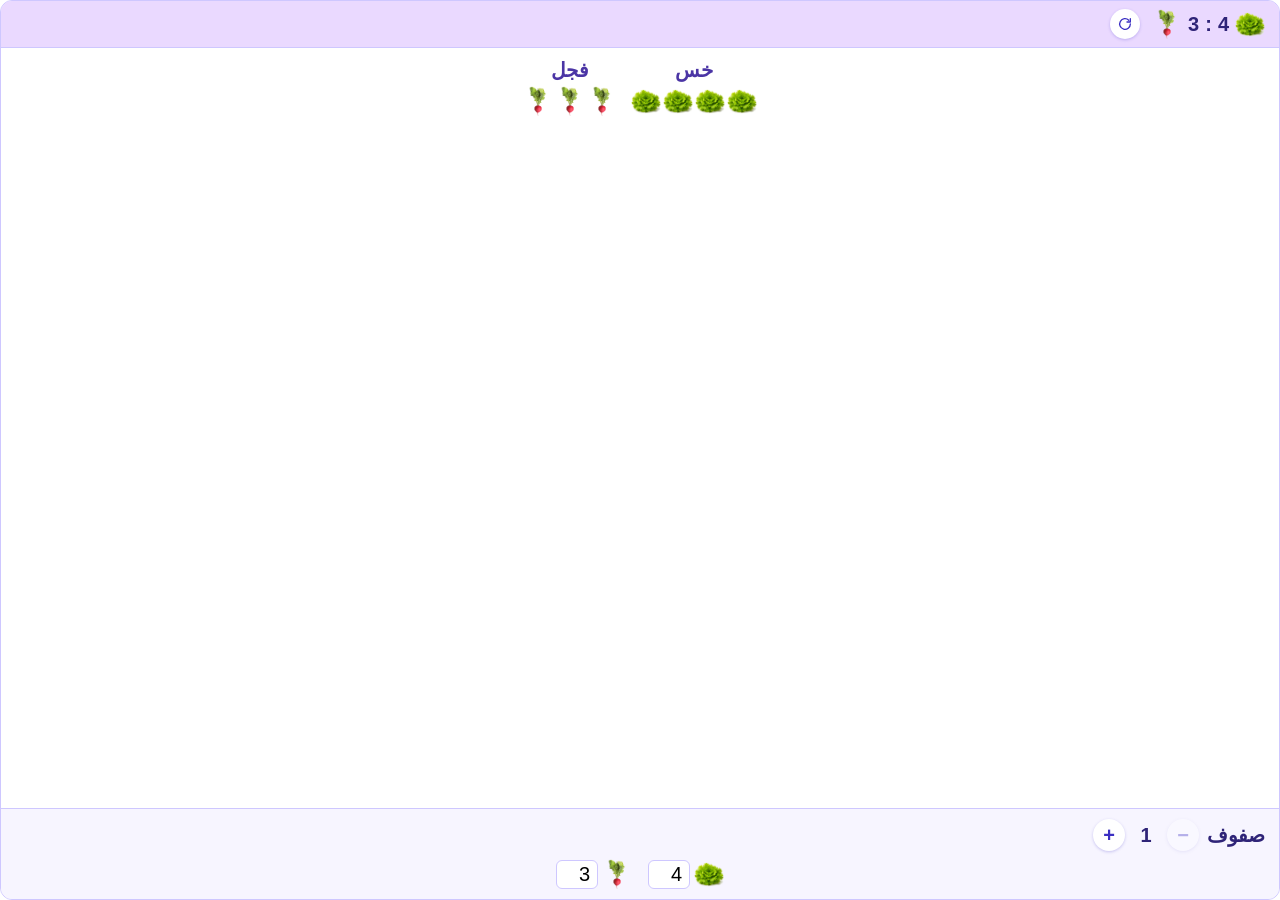
<file: methodica-math-ratio-05-01/geogbra-app/index.html>
<!DOCTYPE html>
<html lang="ar" dir="rtl">
<head>
<meta charset="UTF-8">
<meta name="viewport" content="width=device-width, initial-scale=1">
<title>تطبيق النسبة — الخس والفجل</title>
<style>
  * { box-sizing: border-box; }
  html, body {
    margin: 0;
    height: 100%;
    font-family: Calibri, Arial, sans-serif;
    background: transparent;
  }

  .ratio-app {
    display: flex;
    flex-direction: column;
    width: 100%;
    height: 100%;
    min-height: 320px;
    background: #F7F5FF;
    border: 1px solid #CEC7FF;
    border-radius: 12px;
    overflow: hidden;
  }

  /* ⚠️ תוקן (07.09.2026, דיווח: "כפתור הרענון נמצא מתחת ל-X בהגדלת
     המסך") — היה justify-content:space-between (מונה בצד ימין,
     כפתור-רענון בצד שמאל-רחוק) — בהגדלה, כפתור-הסגירה החיצוני
     (.img-zoom-close, top:16px/left:16px, כלל-פרויקט גלובלי) יושב
     תמיד שם, אז שני הכפתורים התנגשו. הוחלף ל-flex-start+gap: שני
     האלמנטים (מונה+כפתור) קבוצה אחת צמודה בצד ימין (RTL start), לא
     נוגעים בפינה השמאלית-העליונה כלל. */
  .ratio-app__header {
    flex-shrink: 0;
    display: flex;
    align-items: center;
    justify-content: flex-start;
    gap: 12px;
    padding: 8px 14px;
    background: #EAD9FF;
    border-bottom: 1px solid #CEC7FF;
  }

  .ratio-count {
    display: flex;
    align-items: center;
    gap: 6px;
    font-weight: 800;
    font-size: 20px;
    color: #2F2478;
  }
  .ratio-count img { width: 30px; height: 30px; object-fit: contain; display: block; }

  .reset-btn {
    display: flex;
    align-items: center;
    justify-content: center;
    width: 30px;
    height: 30px;
    border-radius: 50%;
    border: none;
    background: #ffffff;
    color: #3B2FC2;
    cursor: pointer;
    box-shadow: 0 1px 3px rgba(59, 47, 194, 0.25);
  }
  .reset-btn:hover { background: #EAD9FF; }
  .reset-btn:focus-visible { outline: 2px solid #3B2FC2; outline-offset: 2px; }
  .reset-btn svg { width: 16px; height: 16px; }

  .ratio-app__grid {
    flex: 1;
    display: flex;
    gap: 14px;
    justify-content: center;
    padding: 10px 14px;
    overflow-y: auto;
    background: #ffffff;
  }

  .veg-block { display: flex; flex-direction: column; align-items: center; gap: 4px; min-width: 0; }
  .veg-block__label {
    display: flex;
    align-items: center;
    gap: 4px;
    font-size: 20px;
    font-weight: 700;
    color: #4B35A5;
    flex-shrink: 0;
  }
  .veg-block__label img { width: 30px; height: 30px; object-fit: contain; }

  .veg-col {
    display: grid;
    grid-auto-rows: min-content;
    gap: 2px;
    justify-content: center;
  }
  .veg-icon { width: 30px; height: 30px; object-fit: contain; display: block; }

  .ratio-app__controls {
    flex-shrink: 0;
    display: flex;
    flex-direction: column;
    gap: 8px;
    padding: 10px 14px;
    background: #F7F5FF;
    border-top: 1px solid #CEC7FF;
  }

  .control-row { display: flex; align-items: center; gap: 8px; font-size: 20px; color: #2F2478; }
  .control-row.rows-row label { flex-shrink: 0; font-weight: 700; }
  /* ⚠️ הוחלף (07.09.2026, לפי בקשה מפורשת: "הייתי משנה מסליידר לאפשרות
     ללחוץ על + ועל - ... שליטה טובה יותר מסליידר") — input[type=range]
     הוחלף בזוג כפתורי-דילוג (rows-step-btn), אותה שפה חזותית כמו
     .reset-btn הקיים (עיגול-לבן/סגול). */
  /* ⚠️ תוקן (07.09.2026, דיווח: "תצמיד את הכפתורים ליד המילה שורות") —
     flex:1+justify-content:center היו גורמים ל-stepper לתפוס את כל
     הרוחב הפנוי בשורה ולמרכז את עצמו בתוכו, מרוחק מ-"שורות" (שמאלי
     בתוך שורה רחבה). הוסרו — ה-stepper מתכווץ עכשיו לרוחב-תוכן טבעי
     ונדבק ל-label דרך ה-gap הרגיל של .control-row. */
  .rows-stepper { display: flex; align-items: center; gap: 10px; }
  .rows-step-btn {
    display: flex;
    align-items: center;
    justify-content: center;
    width: 32px;
    height: 32px;
    flex-shrink: 0;
    border-radius: 50%;
    border: none;
    background: #ffffff;
    color: #3B2FC2;
    font-size: 20px;
    font-weight: 800;
    line-height: 1;
    padding: 0;
    cursor: pointer;
    box-shadow: 0 1px 3px rgba(59, 47, 194, 0.25);
  }
  .rows-step-btn:hover:not(:disabled) { background: #EAD9FF; }
  .rows-step-btn:focus-visible { outline: 2px solid #3B2FC2; outline-offset: 2px; }
  .rows-step-btn:disabled { opacity: 0.35; cursor: not-allowed; }
  .rows-row .rows-val { flex-shrink: 0; font-weight: 800; min-width: 22px; text-align: center; }

  .per-row-inputs { justify-content: center; gap: 16px; flex-wrap: wrap; }
  .per-row-field { display: flex; align-items: center; gap: 4px; }
  .per-row-field img { width: 30px; height: 30px; object-fit: contain; }
  .per-row-field input[type="number"] {
    width: 42px;
    text-align: center;
    font-family: Calibri, Arial, sans-serif;
    font-size: 20px;
    border: 1px solid #CEC7FF;
    border-radius: 6px;
    padding: 2px 4px;
  }
  .per-row-field input[type="number"]:focus-visible { outline: 2px solid #3B2FC2; outline-offset: 1px; }

  .sr-only {
    position: absolute;
    width: 1px; height: 1px;
    padding: 0; margin: -1px;
    overflow: hidden;
    clip: rect(0, 0, 0, 0);
    white-space: nowrap;
    border: 0;
  }
</style>
</head>
<body>
  <div class="ratio-app">
    <div class="ratio-app__header">
      <div class="ratio-count" aria-live="polite">
        <img src="images/חסה.png" alt="خس">
        <span id="lettuceTotal">0</span>
        <span aria-hidden="true">:</span>
        <span id="radishTotal">0</span>
        <img src="images/צנונית.png" alt="فجل">
      </div>
      <button type="button" class="reset-btn" id="resetBtn" title="إعادة ضبط" aria-label="إعادة ضبط التطبيق">
        <svg viewBox="0 0 24 24" fill="none" xmlns="http://www.w3.org/2000/svg">
          <path d="M20 12a8 8 0 1 1-2.34-5.66" stroke="currentColor" stroke-width="2" stroke-linecap="round"/>
          <path d="M20 4v5h-5" stroke="currentColor" stroke-width="2" stroke-linecap="round" stroke-linejoin="round"/>
        </svg>
      </button>
    </div>

    <div class="ratio-app__grid" id="grid">
      <div class="veg-block">
        <span class="veg-block__label">خس</span>
        <div class="veg-col" id="lettuceCol"></div>
      </div>
      <div class="veg-block">
        <span class="veg-block__label">فجل</span>
        <div class="veg-col" id="radishCol"></div>
      </div>
    </div>

    <div class="ratio-app__controls">
      <div class="control-row rows-row">
        <label id="rowsLabel">صفوف</label>
        <div class="rows-stepper" role="group" aria-labelledby="rowsLabel">
          <button type="button" class="rows-step-btn" id="rowsMinus" aria-label="تقليل صف">−</button>
          <span class="rows-val" id="rowsVal">1</span>
          <button type="button" class="rows-step-btn" id="rowsPlus" aria-label="إضافة صف">+</button>
        </div>
      </div>
      <div class="control-row per-row-inputs">
        <span class="per-row-field">
          <img src="images/חסה.png" alt="">
          <label for="lettucePerRow" class="sr-only">خس في كل صف</label>
          <input type="number" id="lettucePerRow" min="0" max="9">
        </span>
        <span class="per-row-field">
          <img src="images/צנונית.png" alt="">
          <label for="radishPerRow" class="sr-only">فجل في كل صف</label>
          <input type="number" id="radishPerRow" min="0" max="9">
        </span>
      </div>
    </div>
  </div>

<script>
(function () {
  var params = new URLSearchParams(location.search);
  function intParam(name, fallback) {
    var v = parseInt(params.get(name), 10);
    return Number.isFinite(v) ? v : fallback;
  }

  var DEFAULTS = {
    lettuce: intParam('lettuce', 4),
    radish: intParam('radish', 3),
    rows: intParam('rows', 1),
    maxRows: intParam('maxRows', 18)
  };

  var rowsVal = document.getElementById('rowsVal');
  var rowsMinusBtn = document.getElementById('rowsMinus');
  var rowsPlusBtn = document.getElementById('rowsPlus');
  var lettucePerRowInput = document.getElementById('lettucePerRow');
  var radishPerRowInput = document.getElementById('radishPerRow');
  var lettuceTotalEl = document.getElementById('lettuceTotal');
  var radishTotalEl = document.getElementById('radishTotal');
  var lettuceCol = document.getElementById('lettuceCol');
  var radishCol = document.getElementById('radishCol');
  var resetBtn = document.getElementById('resetBtn');

  /* ⚠️ הוחלף (07.09.2026, לפי בקשה מפורשת: "הייתי משנה מסליידר
     לאפשרות ללחוץ על + ועל -") — currentRows הוא מקור-האמת עכשיו
     (היה rowsRange.value). גבולות זהים למה שהיה ל-slider (min=1,
     max=DEFAULTS.maxRows). */
  var currentRows = 1;

  function updateRowsButtons() {
    rowsMinusBtn.disabled = currentRows <= 1;
    rowsPlusBtn.disabled = currentRows >= DEFAULTS.maxRows;
  }

  function clampPerRow(v) {
    v = parseInt(v, 10);
    if (!Number.isFinite(v)) v = 0;
    return Math.max(0, Math.min(9, v));
  }

  function renderColumn(container, count, columns, src, alt) {
    container.style.gridTemplateColumns = 'repeat(' + Math.max(columns, 1) + ', 1fr)';
    var existing = container.children.length;
    if (existing > count) {
      for (var r = existing; r > count; r--) container.removeChild(container.lastChild);
    } else if (existing < count) {
      var frag = document.createDocumentFragment();
      for (var i = existing; i < count; i++) {
        var img = document.createElement('img');
        img.className = 'veg-icon';
        img.src = src;
        img.alt = alt;
        frag.appendChild(img);
      }
      container.appendChild(frag);
    }
  }

  function render() {
    var rows = currentRows;
    var lettucePerRow = clampPerRow(lettucePerRowInput.value);
    var radishPerRow = clampPerRow(radishPerRowInput.value);

    var lettuceTotal = rows * lettucePerRow;
    var radishTotal = rows * radishPerRow;

    rowsVal.textContent = String(rows);
    lettuceTotalEl.textContent = String(lettuceTotal);
    radishTotalEl.textContent = String(radishTotal);
    updateRowsButtons();

    renderColumn(lettuceCol, lettuceTotal, lettucePerRow, 'images/חסה.png', '');
    renderColumn(radishCol, radishTotal, radishPerRow, 'images/צנונית.png', '');
  }

  function reset() {
    currentRows = Math.max(1, Math.min(DEFAULTS.rows, DEFAULTS.maxRows));
    lettucePerRowInput.value = String(DEFAULTS.lettuce);
    radishPerRowInput.value = String(DEFAULTS.radish);
    render();
  }

  rowsMinusBtn.addEventListener('click', function () {
    if (currentRows <= 1) return;
    currentRows--;
    render();
  });
  rowsPlusBtn.addEventListener('click', function () {
    if (currentRows >= DEFAULTS.maxRows) return;
    currentRows++;
    render();
  });
  lettucePerRowInput.addEventListener('input', render);
  radishPerRowInput.addEventListener('input', render);
  resetBtn.addEventListener('click', reset);

  reset();
})();
</script>
</body>
</html>
</file>
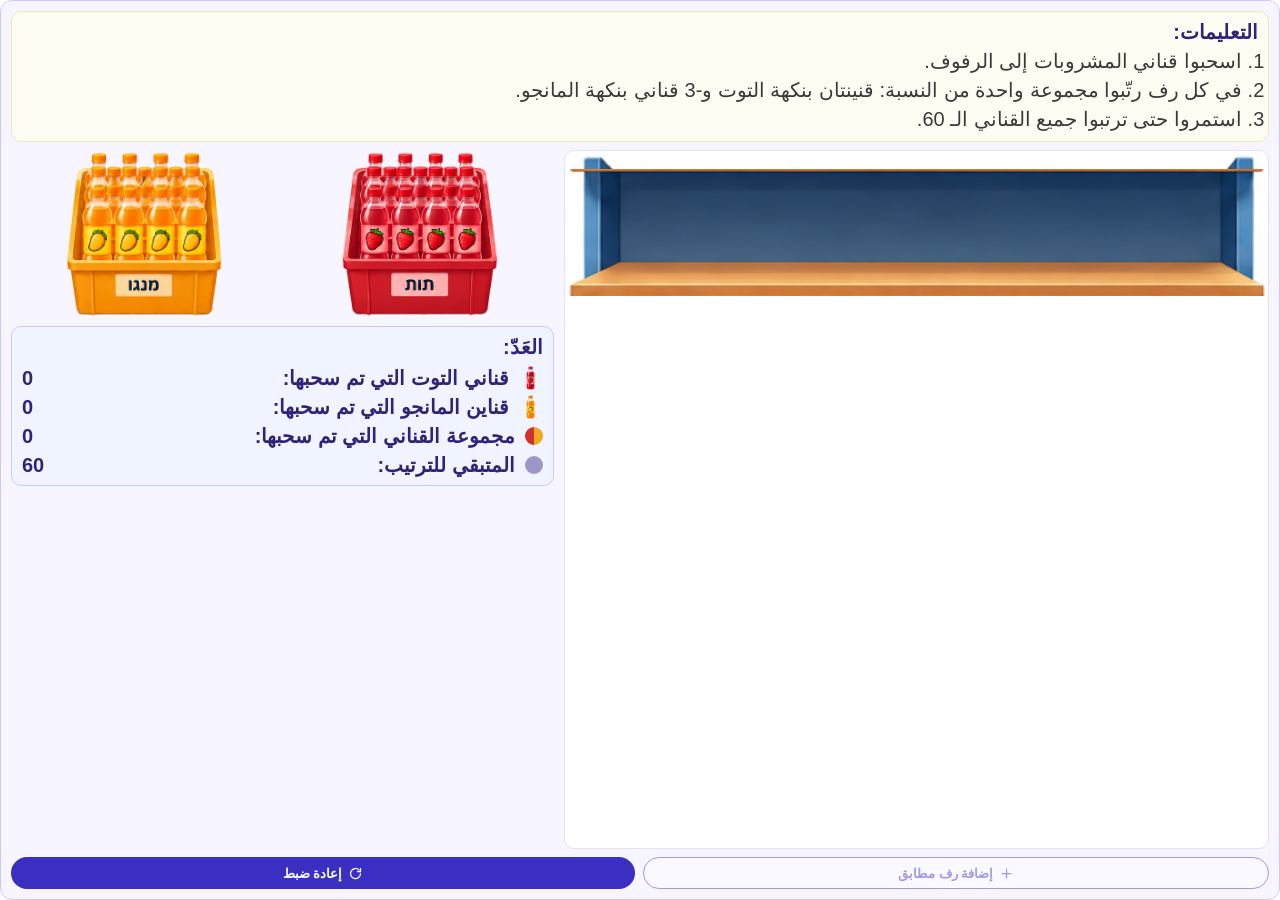
<file: methodica-math-ratio-05-01/juice-store-app/index.html>
<!DOCTYPE html>
<html lang="ar" dir="rtl">
<head>
<meta charset="UTF-8">
<meta name="viewport" content="width=device-width, initial-scale=1">
<title>تطبيق النسبة — ترتيب القناني في الدكان</title>
<style>
  * { box-sizing: border-box; -webkit-tap-highlight-color: transparent; }
  html, body {
    margin: 0;
    height: 100%;
    font-family: Calibri, Arial, sans-serif;
    background: transparent;
    overflow: hidden;
  }

  /* ⚠️ נבנה-מחדש (07.09.2026, לפי בקשה מפורשת + תמונת-רפרנס שסופקה
     חוזרת) — הגרסה הקודמת הייתה מדף מצויר-CSS טהור + 3 עיגולי-ספירה
     פשוטים, בלי כרטיס-הנחיות. הפעם: המדף האמיתי מגיליון-הנכסים המקורי
     (images.png, נחתך/הוסר-רקע ב-Pillow/NumPy, אותה טכניקה כמו בקבוקים/
     ארגזים), כרטיס-הנחיות, וכרטיס-ספירה עשיר עם אייקונים — כל אלה
     מהתמונה-הממחישה. הפריסה עצמה (עמודה-אחת-מעל-השנייה, לא 3 טורים
     רחבים כמו ברפרנס) הותאמה לקונטיינר הריבועי-בקירוב בפועל (~460×460,
     .s6-applet-frame ב-index.html הראשי) — רפרנס עצמו רחב-מדי לא-יתאים
     שם בלי לשנות את גודל-האייפריים (לא התבקש). */
  .juice-app {
    display: flex;
    flex-direction: column;
    width: 100%;
    height: 100%;
    min-height: 380px;
    background: #F7F5FF;
    border: 1px solid #CEC7FF;
    border-radius: 12px;
    overflow: hidden;
    padding: 10px;
    gap: 8px;
  }

  /* כרטיס-הנחיות — לבן/קרם, פינות מעוגלות, לפי התמונה-הממחישה. */
  /* ⚠️ תוקן (07.09.2026, לפי בקשה מפורשת: "טקסט ההנחיות ליישומון, צריך
     להיות בגודל 20") — כותרת ו-li היו 13px/11.5px, עלו ל-20px. */
  .juice-app__instructions {
    flex-shrink: 0;
    background: #FFFDF3;
    border: 1px solid #F0E6B8;
    border-radius: 10px;
    padding: 8px 10px;
  }
  .juice-app__instructions-title {
    margin: 0 0 4px;
    font-size: 20px;
    font-weight: 800;
    color: #2F2478;
  }
  .juice-app__instructions ol {
    margin: 0;
    padding-inline-start: 16px;
    display: flex;
    flex-direction: column;
    gap: 2px;
  }
  .juice-app__instructions li {
    font-size: 20px;
    line-height: 1.35;
    color: #3A3A3A;
  }

  .juice-app__body {
    flex: 1;
    min-height: 0;
    display: flex;
    gap: 10px;
  }

  /* --- עמודת המדף (התמונה האמיתית, לא CSS) ---
     ⚠️ פוצל (10.09.2026, דיווח: "כף היד של הסקרול נראית חתוכה") —
     .juice-app__shelf-col עצמו כבר לא clipping-container: היה
     overflow:hidden ישירות עליו, אז רמז-היד/הטבעות (.juice-app__scroll-gesture,
     ילד ישיר, position:absolute;inset:0) נחתכו על-ידי אותו overflow
     בכל פעם שהם חייבים לחרוג מעט מגבול-הכרטיס כדי "לגעת" בפועל בפס-
     הגלילה הצמוד לקצה. ה-clipping (border/background/radius/overflow)
     עבר ל-.juice-app__shelf-visual (עטיפה פנימית חדשה, מכילה רק את
     המדף עצמו) — .juice-app__shelf-col הפך ל-position:relative גרידא,
     בלי overflow, כדי שרמז-היד (אחיו של shelf-visual, לא ילד שלו)
     יוכל לצייר מעט מעבר לגבול-הכרטיס בלי להיחתך. */
  .juice-app__shelf-col {
    position: relative; /* עוגן ל-.juice-app__scroll-gesture (עטיפת רמז-היד) למטה */
    flex: 1.3;
    min-width: 0;
    display: flex;
    flex-direction: column;
  }
  .juice-app__shelf-visual {
    flex: 1;
    min-height: 0;
    display: flex;
    flex-direction: column;
    background: #ffffff;
    border: 1px solid #E5E1F5;
    border-radius: 10px;
    overflow: hidden;
  }
  /* ⚠️ תוקן (07.09.2026, דיווח: "למה למדף העליון לא מתאפשרת הוספת
     בקבוקים??") — .shelf-cap הוא <img> דקורטיבי-בלבד (הכיסוי/מסגרת
     העליונה של יחידת-המדף, מ-shelf-top.png), יושב מחוץ ל-#shelvesWrap
     ולכן אינו .shelf-row בכלל — אין שם שום היגיון-גרירה. בגודל height:auto
     המקורי (יחס-רוחב-גובה טבעי, ~448:104) הוא תפס נתח גדול-מדי מהגובה
     ונראה בדיוק כמו תא-מדף ריק נוסף (אותו טקסטורת-קיר כחולה) — הלומד/ת
     ניסו לגרור לשם בקבוק וזה לא עבד. צומצם לרצועה דקורטיבית דקה
     (18px, object-fit:cover חותך לפס-המסגרת העליון בלבד, לא לקיר
     הריק שמתחתיו) כדי שלא ייראה כמו מדף פונקציונלי. */
  .shelf-cap {
    flex-shrink: 0;
    width: 100%;
    height: 18px;
    object-fit: cover;
    object-position: top;
    display: block;
  }
  /* ⚠️ עודכן (10.09.2026, לפי בקשה מפורשת: "הסקרולבר... שיהיה בצד
     הימני של המדפים") — היה בלי override, אז בירושת dir="rtl" מה-html
     (למעלה) הדפדפן שם את פס-הגלילה בצד שמאל כברירת-מחדל. direction:ltr
     כאן (רק לצורך מיקום-פס-הגלילה, אותה מוסכמה בדיוק כמו
     .s4-notebook-scroll/.oly-scroll-area בקובץ הראשי) + direction:rtl
     על #shelvesContainer (ב-HTML) שמחזיר RTL לתוכן-בפועל בתוכו. גם
     הוגדל ל-12px וצבוע בסגול-הנושא (במקום 8px אפור-כמעט-שקוף) כדי
     שיבלוט יותר. */
  .juice-app__shelves-wrap {
    flex: 1;
    min-height: 0;
    overflow-y: auto;
    overflow-x: hidden;
    touch-action: pan-y;
    direction: ltr;
  }
  #shelvesContainer { direction: rtl; }
  .juice-app__shelves-wrap::-webkit-scrollbar { width: 12px; }
  .juice-app__shelves-wrap::-webkit-scrollbar-track { background: rgba(201, 206, 216, 0.4); border-radius: 16px; }
  .juice-app__shelves-wrap::-webkit-scrollbar-thumb { background: #3B2FC2; border-radius: 24px; }

  /* ⚠️ נוסף (10.09.2026, לפי בקשה מפורשת: "שיופיע הרמז אפקט היד שישים
     לב הלומד שהתווסף סקרולבר") — אותו רכיב-רמז-גלילה (יד + שתי-טבעות-
     פועמות) הקיים במסך הראשי (styles.css § Gesture Hint — Cursor
     Scroll), משוכפל כאן במלואו (iframe נפרד, מסמך HTML עצמאי משלו —
     לא ניתן לשתף CSS בין המסמכים). מוצג/מוסתר ב-JS
     (maybeShowScrollGesture, למטה) — אותו דפוס show-once-אם-יש-מה-
     לגלול כמו s1/s2/s6MaybeShowScrollGesture בקובץ הראשי. */
  .juice-app__scroll-gesture {
    position: absolute;
    inset: 0;
    pointer-events: none;
    z-index: 20;
  }
  .juice-app__scroll-gesture[hidden] { display: none; }
  .juice-app__scroll-gesture .gesture-hint {
    position: absolute;
    /* ⚠️ עודכן (10.09.2026, לפי בקשה מפורשת: "היד צריכה להיות בדיוק
       ממוקמת על הסקרולבר עצמו") — נמדד בפועל (getBoundingClientRect):
       פס-הגלילה (12px) יושב צמוד לקצה-הימני של .juice-app__shelves-wrap,
       וזה עצמו צמוד (border 1px) לקצה של .juice-app__shelf-col (הבסיס
       ל-inset:0 של העטיפה הזו) — כך שמרכז-הפס הוא בדיוק
       1+12/2=7px מהקצה. אותו חישוב תקף גם במצב-רגיל וגם במצב-מוגדל
       (הפס עצמו לא גדל), אז אין יותר צורך ב-override נפרד ב-media
       query למטה. */
    left: auto; right: 7px; top: 62%;
    translate: -50% -50%;
    width: 0; height: 0;
    pointer-events: none;
  }
  .juice-app__scroll-gesture .gesture-hint-hand,
  .juice-app__scroll-gesture .gesture-hint-ring {
    position: absolute;
    left: 0; top: 0;
    translate: -50% -50%;
  }
  /* ⚠️ עודכן (10.09.2026, דיווח: "כף היד של הסקרול נראית חתוכה") —
     היה hand:22×26 / ring-small:10 / ring-big:50, אבל העוגן (right:7px,
     ר' .gesture-hint למעלה) יושב ~7px מקצה .juice-app__shelf-col, ובין
     שם ל-overflow:hidden הבא בשרשרת (.juice-app החיצוני, padding:10px)
     יש רק ~17px רווח פנוי — טבעת-50px (רדיוס 25) חרגה הרחק מעבר לזה
     ונחתכה. הוקטן לגדלים שבאמת נכנסים בלי חיתוך בתוך ה-~17px הזמינים
     (זהה במצב-רגיל ומצב-מוגדל כאחד — הרווח הזה קבוע בפיקסלים, לא תלוי
     בגודל-היישומון הכולל, ולכן אין יותר override נפרד ב-media query
     למטה). */
  .juice-app__scroll-gesture .gesture-hint-hand { width: 16px; height: 19px; z-index: 3; }
  .juice-app__scroll-gesture .gesture-hint-ring { border-radius: 50%; opacity: 0; }
  .juice-app__scroll-gesture .gesture-hint-ring--small {
    width: 7px; height: 7px;
    border: 1.5px solid #B3B0FF;
    z-index: 2;
    animation: juice-gesture-ring-small 2s infinite;
  }
  .juice-app__scroll-gesture .gesture-hint-ring--big {
    width: 26px; height: 26px;
    background: #B3B0FF;
    border: 2px solid #BDB3FC;
    z-index: 1;
    animation: juice-gesture-ring-big 2s infinite;
  }
  @keyframes juice-gesture-ring-small {
    0%   { opacity: 0;    scale: 0.2 0.2; }
    3%   { opacity: 0.75; scale: 1   1; }
    10%  { opacity: 0;    scale: 1.1 1.1; }
    100% { opacity: 0;    scale: 1.1 1.1; }
  }
  @keyframes juice-gesture-ring-big {
    0%    { opacity: 0;    scale: 0.05 0.05; }
    5%    { opacity: 0.85; }
    7.5%  {                scale: 0.22 0.22; }
    22.5% {                scale: 0.6  0.6; }
    35%   { opacity: 0.65; }
    37.5% {                scale: 0.85 0.85; }
    45%   { opacity: 0.35; }
    50%   { opacity: 0;    scale: 1 1; }
    100%  { opacity: 0;    scale: 1 1; }
  }

  /* כל שורה = אריח-מדף אמיתי אחד (shelf-tile.png) כרקע — לא עוד .shelf-plank
     מצויר. הקרש נמצא בקצה-התחתון של האריח (ראו הערת-חיתוך בפייתון);
     .shelf-items מיושר ל-bottom כדי שהבקבוקים "יעמדו" עליו. */
  .shelf-row {
    position: relative;
    width: 100%;
    aspect-ratio: 448 / 81; /* ⚠️ עודכן (10.09.2026, לפי בקשה מפורשת: "להקטין קצת את
      הגובה של המדף, כדי שיכנסו יותר מדפים") — היה 448/95 (יחס-הרוחב-
      גובה הטבעי של shelf-tile.png ללא עיוות). כל מדף נמוך ב-~15%, כך
      שנכנסים יותר מדפים בבת-אחת לפני שצריך לגלול; background-size:100%
      100% כבר מותח את התמונה למידות-הריבוע בפועל, אז הכיווץ-האנכי
      הקל בטקסטורת-העץ לא אמור להיות בולט. */
    background-image: url('shelf-tile.png');
    background-size: 100% 100%;
    background-repeat: no-repeat;
  }
  /* ⚠️ 26% = בדיוק קצה-העליון של הקרש בתוך האריח (מדידה בפייתון בזמן
     החיתוך: הקרש תופס את ה-26.3% התחתונים של shelf-tile.png) — הבקבוקים
     "עומדים" בדיוק על פני הקרש, לא שוקעים לתוכו. */
  /* ⚠️ תוקן (07.09.2026, דיווח: "אפשר להכניס יותר בקבוקים במדף? הם
     נראים די רחוקים אחד מהשני") — קיבולת-המדף (5, קבוע ל-.shelf-row
     אחד = קבוצת-יחס אחת של 2:3, אושר מפורשות קודם) לא שונתה; זה תיקון
     חזותי-בלבד: gap 5%→1.5% ורוחב-בקבוק 15%→18%, כך שחמשת הבקבוקים
     ממלאים את המדף בצפיפות במקום "לצוף" מרווחים. */
  .shelf-items {
    position: absolute;
    bottom: 26%;
    left: 0;
    right: 0;
    height: 68%;
    display: flex;
    align-items: flex-end;
    justify-content: center;
    gap: 1.5%;
  }

  .shelf-bottle {
    width: 18%;
    height: 100%;
    object-fit: contain;
    cursor: grab;
    touch-action: none;
    user-select: none;
  }
  .shelf-bottle:active { cursor: grabbing; }
  .shelf-bottle.is-dragging-source { visibility: hidden; }

  .drag-ghost {
    position: fixed;
    width: 26px;
    height: 74px;
    object-fit: contain;
    pointer-events: none;
    z-index: 999;
    filter: drop-shadow(0 4px 6px rgba(0,0,0,0.35));
    transform: translate(-50%, -50%);
  }

  /* --- עמודה ימנית: ארגזים + כרטיס-ספירה --- */
  .juice-app__side-col {
    flex: 1;
    min-width: 0;
    display: flex;
    flex-direction: column;
    gap: 8px;
  }

  .juice-app__crates {
    flex-shrink: 0;
    display: flex;
    justify-content: center;
    align-items: flex-end;
    gap: 10px;
  }
  .crate {
    display: flex;
    flex-direction: column;
    align-items: center;
    gap: 2px;
    cursor: grab;
    user-select: none;
    touch-action: none;
    flex: 1;
    min-width: 0;
  }
  .crate img { width: 100%; max-width: 84px; height: auto; display: block; pointer-events: none; }
  .crate:active { cursor: grabbing; }

  /* כרטיס-ספירה — כחול-בהיר, פינות מעוגלות, שורה לכל מדד + אייקון,
     לפי התמונה-הממחישה ("ספירה:").
     ⚠️ עודכן (10.09.2026, דיווח: "המלבן התחתון הזה אפשר להקטין, הוא
     דיי גדול סתם וריק") — flex:1 מתח את הכרטיס למלוא-הגובה-הפנוי
     בעמודה (445px במסך המוגדל!), בעוד התוכן האמיתי (כותרת+4 שורות)
     צריך רק ~172px — 177px של שטח ריק בתוך הכרטיס. flex-shrink:0
     (גובה לפי-תוכן, לא עוד "תופס-כל-השאר") מתקן את זה. */
  .juice-app__stats {
    flex-shrink: 0;
    display: flex;
    flex-direction: column;
    background: #F0F4FF;
    border: 1px solid #CEC7FF;
    border-radius: 10px;
    padding: 8px 10px;
    gap: 5px;
    overflow-y: auto;
  }
  /* ⚠️ עודכן (10.09.2026, לפי בקשה מפורשת: "תגדיל טיפה את הטקסט הזה,
     בקושי קוראים אותו, אבל אל תשנה לו את המיקום") — 22px (שנוסה בסבב
     קודם) גרם לתוויות הארוכות להישבר ל-2 שורות בעמודה הצרה הזו
     (~200px) ולחתוך חלק מהכרטיס; הפעם המיקום נשאר בעמודה הצרה כמבוקש,
     אז הגודל עלה בעדינות (12.5→15 / 11.5→14) — נבדק בפועל שזה עדיין
     נכנס בשורה אחת בלי להישבר. */
  .juice-app__stats-title {
    margin: 0 0 2px;
    font-size: 15px;
    font-weight: 800;
    color: #2F2478;
  }
  .stat-row {
    display: flex;
    align-items: center;
    gap: 6px;
    font-size: 14px;
    font-weight: 700;
    color: #2F2478;
  }
  .stat-row img { width: 18px; height: 18px; object-fit: contain; flex-shrink: 0; }
  .stat-icon-dot { width: 14px; height: 14px; border-radius: 50%; flex-shrink: 0; }
  .stat-icon-dot--total { background: linear-gradient(90deg, #D0312D 50%, #F5A623 50%); }
  .stat-icon-dot--remaining { background: #9C97C7; }
  .stat-row .stat-label { flex: 1; min-width: 0; }
  .stat-row .stat-val { font-weight: 800; flex-shrink: 0; }

  .juice-app__actions {
    flex-shrink: 0;
    display: flex;
    gap: 8px;
  }
  .juice-app__action-btn {
    flex: 1;
    display: flex;
    align-items: center;
    justify-content: center;
    gap: 6px;
    height: 32px;
    border-radius: 999px;
    border: none;
    font-family: Calibri, Arial, sans-serif;
    font-size: 13px;
    font-weight: 700;
    cursor: pointer;
  }
  .juice-app__action-btn svg { width: 15px; height: 15px; flex-shrink: 0; }
  .juice-app__action-btn--reset {
    background: #3B2FC2;
    color: #fff;
  }
  .juice-app__action-btn--reset:hover { background: #2F2478; }
  .juice-app__action-btn:focus-visible { outline: 2px solid #3B2FC2; outline-offset: 2px; }

  /* ⚠️ נוסף (28.09.2026, בעקבות דיווח לקוח: "מייאש לגרור 60 בקבוקים") —
     כפתור "הוסף מדף זהה", יושב ליד "איפוס" (שניהם flex:1 באותה
     .juice-app__actions, אז "איפוס" מצטמצם אוטומטית לחצי-רוחב במקום
     למלוא-הרוחב כמו קודם). לבן/מסגרת-סגולה (secondary) כדי להישאר
     משני ל"איפוס" (primary, מלא-סגול). דיסאבל עד שיש מדף אחד שלם
     ונכון (2 תות + 3 מנגו) — ר' updateDuplicateButton ב-JS. */
  .juice-app__action-btn--duplicate {
    background: #fff;
    color: #3B2FC2;
    border: 1.5px solid #3B2FC2;
  }
  .juice-app__action-btn--duplicate:hover:not(:disabled) { background: #F0F4FF; }
  .juice-app__action-btn:disabled {
    opacity: 0.45;
    cursor: not-allowed;
  }

  /* ⚠️ נוסף (10.09.2026, לפי בקשה מפורשת: "הטקסט המסומן צריך להיות
     יותר גדול במסך הגדול של הגדלת היישומון") — ה-iframe הזה מסמך-נפרד
     לגמרי, אז אין לו דרך ישירה לדעת שהאב (.s6-applet-wrap) במצב
     is-expanded — אבל הוא כן "יודע" את גודל-עצמו: ברירת-מחדל 460×460
     בפועל, ~1200×640 כשמורחב (94%×90% מקנבס 1280×710, ר' styles.css §
     .s6-applet-wrap.is-expanded). media query לפי רוחב-חלון עצמו (לא
     תלוי-JS/postMessage) הוא הכלי הנכון כאן. רמז-הגלילה (יד/טבעות)
     נשאר אחיד בין שני המצבים (ר' ההערה ליד .gesture-hint-hand למעלה —
     תלוי ברווח-פנוי קבוע בפיקסלים, לא בגודל-היישומון), רק טקסט-הספירה
     גדל כאן. */
  @media (min-width: 700px) {
    /* ⚠️ עודכן (10.09.2026, לפי בקשה מפורשת: "הטקסט המסומן צריך להיות
       בגודל 20") — היה 28px ואז 22px (ניסיונות קודמים); לפי הסימון
       בצילום-המסך האחרון, זה חל על שורות-התווית (.stat-row), לא על
       כותרת "ספירה:" (לא סומנה) — נשארה 22px. */
    .juice-app__stats-title { font-size: 20px; }
    .stat-row { font-size: 20px; gap: 10px; }
    .stat-row img { width: 24px; height: 24px; }
    .stat-icon-dot { width: 18px; height: 18px; }
    /* ⚠️ נוסף (10.09.2026, לפי בקשה מפורשת: "צריך שקופסאות הבקבוקים
       יהיו יותר גדולות") — .crate img היה max-width:84px קבוע (לא
       תלוי-אחוזים), אז במסך המוגדל (~1200px, בערך פי-2.6 מהרגיל)
       הארגזים נשארו באותו גודל-פיקסלים בדיוק כמו הכרטיסים/מדף/טקסט
       שכן גדלו — נראו זעירים יחסית. הוגדלו כאן ל-160px, יש בהחלט מקום
       (ר' הערה ליד .juice-app__stats — flex:1 הוסר משם, פינה עוד המון
       גובה-פנוי בעמודה). */
    .crate img { max-width: 160px; }
  }
</style>
</head>
<body>
  <div class="juice-app">
    <div class="juice-app__instructions">
      <p class="juice-app__instructions-title">التعليمات‎:</p>
      <ol>
        <li>اسحبوا قناني المشروبات إلى الرفوف‎.</li>
        <li>في كل رف رتّبوا مجموعة واحدة من النسبة: قنينتان بنكهة التوت و-3 قناني بنكهة المانجو‎.</li>
        <li>استمروا حتى ترتبوا جميع القناني الـ 60‏‎.</li>
      </ol>
    </div>

    <div class="juice-app__body">
      <div class="juice-app__shelf-col">
        <div class="juice-app__shelf-visual">
          <img class="shelf-cap" src="shelf-top.png" alt="" aria-hidden="true">
          <div class="juice-app__shelves-wrap" id="shelvesWrap">
            <div id="shelvesContainer"></div>
          </div>
        </div>
        <div class="juice-app__scroll-gesture" id="scrollGesture" hidden>
          <div class="gesture-hint">
            <div class="gesture-hint-ring gesture-hint-ring--big"></div>
            <div class="gesture-hint-ring gesture-hint-ring--small"></div>
            <img class="gesture-hint-hand" src="../../unit-assets/img/gesture-hand-cursor.svg" alt="">
          </div>
        </div>
      </div>

      <div class="juice-app__side-col">
        <div class="juice-app__crates">
          <div class="crate" id="crateStrawberry" data-flavor="strawberry">
            <img src="crate-strawberry.png" alt="صندوق قناني التوت" draggable="false">
          </div>
          <div class="crate" id="crateMango" data-flavor="mango">
            <img src="crate-mango.png" alt="صندوق قناني المانجو" draggable="false">
          </div>
        </div>

        <div class="juice-app__stats" aria-live="polite">
          <p class="juice-app__stats-title">العَدّ‎:</p>
          <div class="stat-row">
            <img src="bottle-strawberry.png" alt="">
            <span class="stat-label">قناني التوت التي تم سحبها‎:</span>
            <span class="stat-val" id="countStrawberry">0</span>
          </div>
          <div class="stat-row">
            <img src="bottle-mango.png" alt="">
            <span class="stat-label">قناين المانجو التي تم سحبها‎:</span>
            <span class="stat-val" id="countMango">0</span>
          </div>
          <div class="stat-row">
            <span class="stat-icon-dot stat-icon-dot--total" aria-hidden="true"></span>
            <span class="stat-label">مجموعة القناني التي تم سحبها‎:</span>
            <span class="stat-val" id="countTotal">0</span>
          </div>
          <div class="stat-row">
            <span class="stat-icon-dot stat-icon-dot--remaining" aria-hidden="true"></span>
            <span class="stat-label">المتبقي للترتيب‎:</span>
            <span class="stat-val" id="countRemaining">60</span>
          </div>
        </div>
      </div>
    </div>

    <div class="juice-app__actions">
      <button type="button" class="juice-app__action-btn juice-app__action-btn--duplicate" id="duplicateRowBtn" aria-label="إضافة رف مطابق" disabled>
        <svg viewBox="0 0 24 24" fill="none" xmlns="http://www.w3.org/2000/svg">
          <path d="M12 5v14M5 12h14" stroke="currentColor" stroke-width="2" stroke-linecap="round"/>
        </svg>
        إضافة رف مطابق
      </button>
      <button type="button" class="juice-app__action-btn juice-app__action-btn--reset" id="resetBtn" aria-label="إعادة ضبط التطبيق">
        <svg viewBox="0 0 24 24" fill="none" xmlns="http://www.w3.org/2000/svg">
          <path d="M20 12a8 8 0 1 1-2.34-5.66" stroke="currentColor" stroke-width="2" stroke-linecap="round"/>
          <path d="M20 4v5h-5" stroke="currentColor" stroke-width="2" stroke-linecap="round" stroke-linejoin="round"/>
        </svg>
        إعادة ضبط
      </button>
    </div>
  </div>

<script>
(function () {
  var BUDGET = 60;
  var SHELF_CAPACITY = 5;
  var BOTTLE_SRC = { mango: 'bottle-mango.png', strawberry: 'bottle-strawberry.png' };
  var BOTTLE_ALT = { mango: 'قنينة مانجو', strawberry: 'قنينة توت' };

  var shelves = [[]]; // array of rows; each row is array of {flavor}

  var shelvesContainer = document.getElementById('shelvesContainer');
  var shelvesWrap = document.getElementById('shelvesWrap');
  var scrollGestureEl = document.getElementById('scrollGesture');
  var scrollGestureShown = false;
  var countMangoEl = document.getElementById('countMango');
  var countStrawberryEl = document.getElementById('countStrawberry');
  var countTotalEl = document.getElementById('countTotal');
  var countRemainingEl = document.getElementById('countRemaining');
  var crateMango = document.getElementById('crateMango');
  var crateStrawberry = document.getElementById('crateStrawberry');
  var resetBtn = document.getElementById('resetBtn');
  var duplicateRowBtn = document.getElementById('duplicateRowBtn');
  var RATIO = { strawberry: 2, mango: 3 }; // 2 תות : 3 מנגו = 5 (SHELF_CAPACITY) לכל מדף

  var dragState = null; // {flavor, fromRow, fromIndex, el, ghost, pointerId}

  function totalDragged() {
    var total = 0;
    for (var i = 0; i < shelves.length; i++) total += shelves[i].length;
    return total;
  }

  function updateCounts() {
    var mango = 0, strawberry = 0;
    for (var i = 0; i < shelves.length; i++) {
      for (var j = 0; j < shelves[i].length; j++) {
        if (shelves[i][j].flavor === 'mango') mango++;
        else strawberry++;
      }
    }
    countMangoEl.textContent = String(mango);
    countStrawberryEl.textContent = String(strawberry);
    countTotalEl.textContent = String(mango + strawberry);
    countRemainingEl.textContent = String(BUDGET - mango - strawberry);
  }

  /* ⚠️ נוסף (10.09.2026, לפי בקשה מפורשת) — אותו דפוס show-once-אם-יש-
     מה-לגלול כמו s1/s2/s6MaybeShowScrollGesture בקובץ הראשי (script.js):
     מוצג פעם אחת בלבד, ורק כש-scrollHeight>clientHeight בפועל (כלומר
     ברגע שנוסף מדף שגורם לגלילה אמיתית — לא בהכרח מהעמסה הראשונה),
     ומוסתר לצמיתות ברגע שהלומד/ת גולל/ת בפועל בפעם הראשונה. נקרא
     מ-render() (למטה) בכל פעם שהמדפים מצטיירים-מחדש, לא רק פעם אחת. */
  function maybeShowScrollGesture() {
    requestAnimationFrame(function () {
      if (scrollGestureShown || !scrollGestureEl || !shelvesWrap) return;
      if (shelvesWrap.scrollHeight <= shelvesWrap.clientHeight) return;
      scrollGestureShown = true;
      scrollGestureEl.hidden = false;
      shelvesWrap.addEventListener('scroll', hideScrollGesture, { once: true });
    });
  }
  function hideScrollGesture() {
    if (scrollGestureEl) scrollGestureEl.hidden = true;
  }

  function isRowComplete(row) {
    if (row.length !== SHELF_CAPACITY) return false;
    var straw = 0, mango = 0;
    for (var i = 0; i < row.length; i++) {
      if (row[i].flavor === 'strawberry') straw++; else mango++;
    }
    return straw === RATIO.strawberry && mango === RATIO.mango;
  }

  function hasCompleteRow() {
    for (var i = 0; i < shelves.length; i++) {
      if (isRowComplete(shelves[i])) return true;
    }
    return false;
  }

  /* ⚠️ נוסף (28.09.2026) — כפתור "הוסף מדף זהה" נדלק רק אחרי שיש
     בפועל מדף אחד שלם ונכון (2 תות+3 מנגו, לא סתם 5 בקבוקים), וכל
     עוד נשאר מספיק תקציב (BUDGET) למדף שלם נוסף. */
  function updateDuplicateButton() {
    if (!duplicateRowBtn) return;
    var remaining = BUDGET - totalDragged();
    duplicateRowBtn.disabled = !(hasCompleteRow() && remaining >= SHELF_CAPACITY);
  }

  function duplicateRow() {
    var remaining = BUDGET - totalDragged();
    if (remaining < SHELF_CAPACITY || !hasCompleteRow()) return;
    var newRow = [];
    for (var i = 0; i < RATIO.strawberry; i++) newRow.push({ flavor: 'strawberry' });
    for (var j = 0; j < RATIO.mango; j++) newRow.push({ flavor: 'mango' });
    // מוכנס לפני המדף הריק האחרון (מיקום-הגרירה הפתוח), כדי לא לפגוע בו
    if (shelves.length && shelves[shelves.length - 1].length === 0) {
      shelves.splice(shelves.length - 1, 0, newRow);
    } else {
      shelves.push(newRow);
    }
    rebalanceShelves();
    render();
  }

  function rebalanceShelves() {
    while (shelves.length > 1 &&
           shelves[shelves.length - 1].length === 0 &&
           shelves[shelves.length - 2].length === 0) {
      shelves.pop();
    }
    if (shelves[shelves.length - 1].length >= SHELF_CAPACITY) {
      shelves.push([]);
    }
  }

  function render() {
    shelvesContainer.innerHTML = '';
    var frag = document.createDocumentFragment();
    for (var r = 0; r < shelves.length; r++) {
      var row = document.createElement('div');
      row.className = 'shelf-row';
      row.dataset.rowIndex = String(r);

      var items = document.createElement('div');
      items.className = 'shelf-items';
      for (var i = 0; i < shelves[r].length; i++) {
        var item = shelves[r][i];
        var img = document.createElement('img');
        img.className = 'shelf-bottle';
        img.src = BOTTLE_SRC[item.flavor];
        img.alt = BOTTLE_ALT[item.flavor];
        img.draggable = false;
        img.dataset.rowIndex = String(r);
        img.dataset.itemIndex = String(i);
        img.dataset.flavor = item.flavor;
        attachBottleDrag(img);
        items.appendChild(img);
      }
      row.appendChild(items);

      frag.appendChild(row);
    }
    shelvesContainer.appendChild(frag);
    updateCounts();
    updateDuplicateButton();
    maybeShowScrollGesture();
  }

  function rowEffectiveCapacityOk(rowEl, excludeSameRow) {
    if (!rowEl) return false;
    var rowIndex = parseInt(rowEl.dataset.rowIndex, 10);
    var count = shelves[rowIndex].length;
    if (excludeSameRow && dragState && dragState.fromRow === rowIndex) count -= 1;
    return count < SHELF_CAPACITY ? rowIndex : -1;
  }

  function createGhost(flavor, x, y) {
    var ghost = document.createElement('img');
    ghost.className = 'drag-ghost';
    ghost.src = BOTTLE_SRC[flavor];
    ghost.alt = '';
    ghost.style.left = x + 'px';
    ghost.style.top = y + 'px';
    document.body.appendChild(ghost);
    return ghost;
  }

  function moveGhost(x, y) {
    if (dragState && dragState.ghost) {
      dragState.ghost.style.left = x + 'px';
      dragState.ghost.style.top = y + 'px';
    }
  }

  function endDrag(clientX, clientY) {
    if (!dragState) return;
    if (dragState.ghost) dragState.ghost.style.display = 'none';
    var targetEl = document.elementFromPoint(clientX, clientY);
    if (dragState.ghost) dragState.ghost.remove();

    var handled = false;

    if (targetEl) {
      var shelfRow = targetEl.closest('.shelf-row');
      if (shelfRow) {
        var destRowIndex = rowEffectiveCapacityOk(shelfRow, true);
        if (destRowIndex >= 0) {
          if (dragState.fromRow !== null) {
            shelves[dragState.fromRow].splice(dragState.fromIndex, 1);
          }
          shelves[destRowIndex].push({ flavor: dragState.flavor });
          handled = true;
        }
      } else {
        var crateEl = targetEl.closest('.crate');
        if (crateEl && dragState.fromRow !== null && crateEl.dataset.flavor === dragState.flavor) {
          shelves[dragState.fromRow].splice(dragState.fromIndex, 1);
          handled = true;
        }
      }
    }

    if (!handled && dragState.sourceBottleEl) {
      dragState.sourceBottleEl.classList.remove('is-dragging-source');
    }

    rebalanceShelves();
    render();
    dragState = null;
  }

  function onPointerMove(e) {
    if (!dragState || e.pointerId !== dragState.pointerId) return;
    moveGhost(e.clientX, e.clientY);
  }

  function onPointerUp(e) {
    if (!dragState || e.pointerId !== dragState.pointerId) return;
    document.removeEventListener('pointermove', onPointerMove);
    document.removeEventListener('pointerup', onPointerUp);
    document.removeEventListener('pointercancel', onPointerUp);
    endDrag(e.clientX, e.clientY);
  }

  function startDrag(flavor, pointerId, x, y, sourceBottleEl, fromRow, fromIndex) {
    if (dragState) return;
    dragState = {
      flavor: flavor,
      pointerId: pointerId,
      fromRow: fromRow === undefined ? null : fromRow,
      fromIndex: fromIndex === undefined ? null : fromIndex,
      sourceBottleEl: sourceBottleEl || null,
      ghost: createGhost(flavor, x, y)
    };
    if (sourceBottleEl) sourceBottleEl.classList.add('is-dragging-source');
    document.addEventListener('pointermove', onPointerMove);
    document.addEventListener('pointerup', onPointerUp);
    document.addEventListener('pointercancel', onPointerUp);
  }

  function attachCrateDrag(crateEl, flavor) {
    crateEl.addEventListener('pointerdown', function (e) {
      e.preventDefault();
      if (BUDGET - totalDragged() <= 0) return;
      startDrag(flavor, e.pointerId, e.clientX, e.clientY, null, null, null);
    });
  }

  function attachBottleDrag(img) {
    img.addEventListener('pointerdown', function (e) {
      e.preventDefault();
      e.stopPropagation();
      var rowIndex = parseInt(img.dataset.rowIndex, 10);
      var itemIndex = parseInt(img.dataset.itemIndex, 10);
      startDrag(img.dataset.flavor, e.pointerId, e.clientX, e.clientY, img, rowIndex, itemIndex);
    });
  }

  function clearAll() {
    shelves = [[]];
    render();
  }

  attachCrateDrag(crateMango, 'mango');
  attachCrateDrag(crateStrawberry, 'strawberry');
  resetBtn.addEventListener('click', clearAll);
  duplicateRowBtn.addEventListener('click', duplicateRow);

  render();
})();
</script>
</body>
</html>
</file>
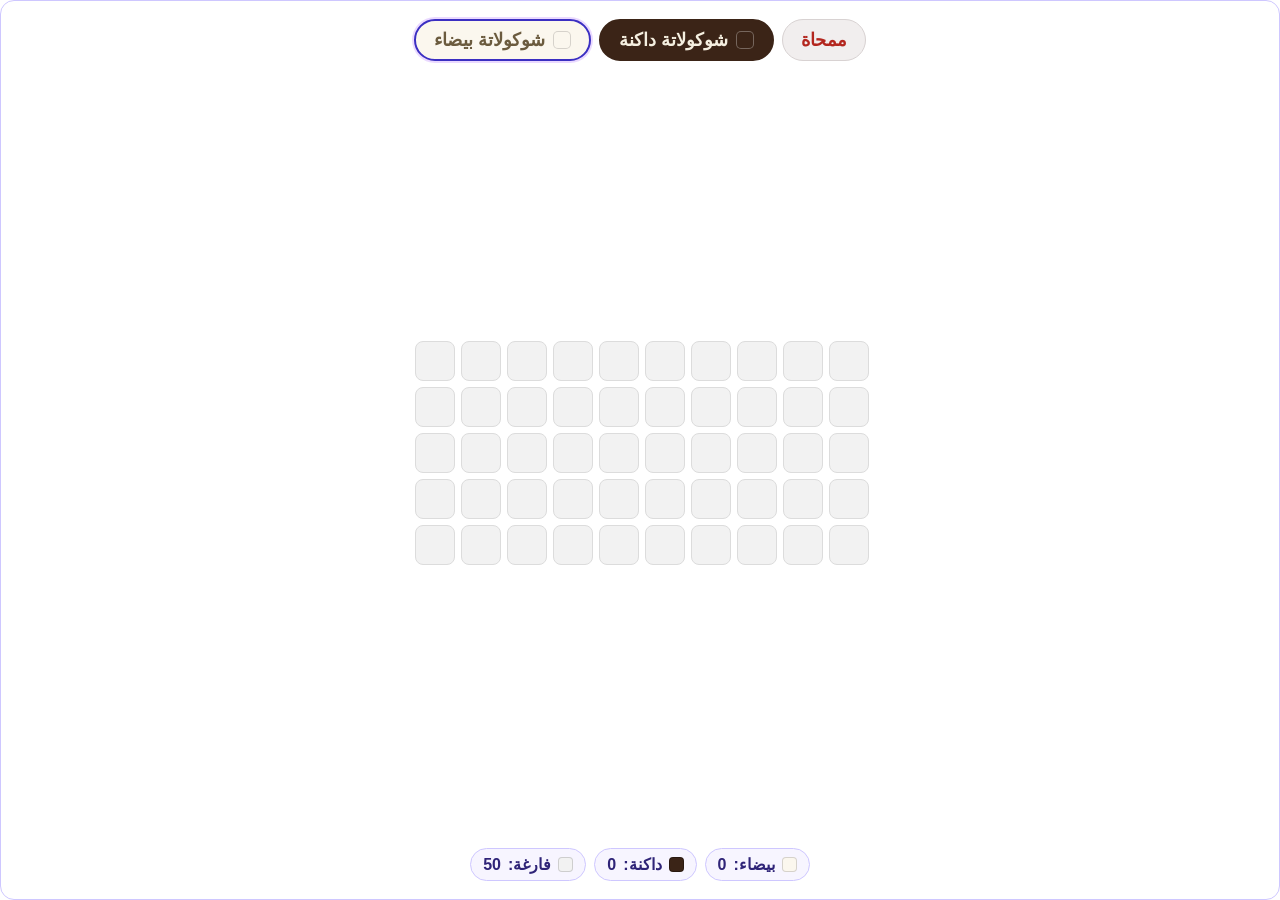
<file: methodica-math-ratio-05-03/chocolate-ratio-app/index.html>
<!DOCTYPE html>
<html lang="ar" dir="rtl">
<head>
<meta charset="UTF-8">
<meta name="viewport" content="width=device-width, initial-scale=1">
<title>تطبيق النسبة — قالب الشوكولاتة</title>
<style>
  * { box-sizing: border-box; }
  html, body {
    margin: 0;
    height: 100%;
    font-family: Calibri, Arial, sans-serif;
    background: transparent;
  }

  .choc-app {
    display: flex;
    flex-direction: column;
    width: 100%;
    height: 100%;
    min-height: 400px;
    background: #ffffff;
    border: 1px solid #CEC7FF;
    border-radius: 14px;
    overflow: hidden;
    padding: 18px;
    gap: 16px;
  }

  .choc-app__tools {
    flex-shrink: 0;
    display: flex;
    flex-wrap: wrap;
    gap: 8px;
    justify-content: center;
  }

  .choc-tool {
    font-family: Calibri, Arial, sans-serif;
    font-size: 18px;
    font-weight: 700;
    border-radius: 999px;
    padding: 10px 18px;
    cursor: pointer;
    display: flex;
    align-items: center;
    gap: 8px;
    line-height: 1;
  }
  .choc-tool:focus-visible { outline: 2px solid #3B2FC2; outline-offset: 2px; }

  .choc-tool--reset {
    background: #F1EEEE;
    border: 1px solid #D8D2D2;
    color: #B3261E;
  }
  .choc-tool--reset:hover { background: #E8E3E3; }

  .choc-tool--color {
    border: 2px solid transparent;
  }
  .choc-tool--color .choc-tool-swatch {
    width: 18px; height: 18px;
    border-radius: 5px;
    flex-shrink: 0;
    border: 1px solid rgba(0,0,0,0.15);
  }
  .choc-tool--white {
    background: #FBF7EE;
    color: #6B5B3E;
    border-color: #E4D9BE;
  }
  .choc-tool--white .choc-tool-swatch { background: #FBF7EE; }
  .choc-tool--dark {
    background: #3B2417;
    color: #F5EFE0;
    border-color: #3B2417;
  }
  .choc-tool--dark .choc-tool-swatch { background: #3B2417; border-color: rgba(255,255,255,0.3); }

  .choc-tool--color[aria-pressed="true"] {
    border-color: #3B2FC2;
    box-shadow: 0 0 0 2px #EAD9FF;
  }

  .choc-app__grid-wrap {
    flex: 1;
    display: flex;
    align-items: center;
    justify-content: center;
    overflow: auto;
    min-height: 0;
    /* ⚠️ נוסף (31.08.2026, דיווח: "הסקרול בתוך היישומון צריך גם להיות
       בצד ימני") — כלל הפרויקט: כל פס-גלילה תמיד בצד ימין. תחת
       direction:rtl (יורש מ-<html dir="rtl">), פס-גלילה טבעי של
       overflow:auto יושב בצד שמאל; direction:ltr כאן הופך אותו לימין
       — אותה טכניקה בדיוק כמו .s1-scroll-area/.oly-scroll-area בשאר
       הפרויקט. direction:rtl מוחזר על .choc-app__grid הפנימי כדי
       שסדר-התאים עצמו לא יתהפך. */
    direction: ltr;
  }

  .choc-app__grid {
    /* ⚠️ תוקן (06.09.2026, דיווח: "לא מאפשר למלא שורה של 10 אלא שתי
       שורות של 5, זה מסבך") — היה 5 עמודות × 10 שורות, בניגוד להסבר
       הפדגוגי של התשובה הנכונה עצמה (S1MIX_CFG.p1.correctMsg, script.js
       הראשי): "בכל שורה... סה"כ 10 פרחים בשורה. נקבל 5 שורות". הרשת
       הופכת עכשיו ל-10 עמודות × 5 שורות, תואמת את המודל שבטקסט. */
    /* ⚠️ תוקן שוב (07.09.2026) — גודל-התא הוקטן מ-48px ל-44px בעקבות
       צמצום-רוחב .s1-widget-wrap ב-index.html (570→530, ראו שם) —
       530px-36px(ריפוד .choc-app) = 494px זמינים; (494-9×6)/10=44px
       בדיוק. */
    direction: rtl;
    display: grid;
    grid-template-columns: repeat(10, 44px);
    grid-auto-rows: 44px;
    gap: 2px;
  }

  .choc-cell {
    width: 40px;
    height: 40px;
    border-radius: 8px;
    /* ⚠️ תוקן (31.08.2026, דיווח: "הצבע ההתחלתי צריך להיות בהיר יותר
       וקרוב יותר לאפור") — היה גוון-קרם/בז' חם (#EFEAE1 + border
       #D9D2C6); הוחלף לאפור-בהיר ניטרלי. */
    border: 1px solid #DCDCDC;
    background: #F2F2F2;
    cursor: pointer;
    padding: 0;
    transition: background-color 0.1s ease;
  }
  .choc-cell:hover { filter: brightness(0.96); }
  .choc-cell:focus-visible { outline: 2px solid #3B2FC2; outline-offset: 2px; }
  .choc-cell[data-state="white"] { background: #FBF7EE; border-color: #E4D9BE; }
  .choc-cell[data-state="dark"] { background: #3B2417; border-color: #2A1810; }

  .choc-app__counts {
    flex-shrink: 0;
    display: flex;
    gap: 8px;
    justify-content: center;
    flex-wrap: wrap;
  }

  .choc-count {
    display: flex;
    align-items: center;
    gap: 7px;
    font-size: 16px;
    font-weight: 700;
    color: #2F2478;
    background: #F7F5FF;
    border: 1px solid #CEC7FF;
    border-radius: 999px;
    padding: 6px 12px;
  }

  .choc-swatch {
    width: 15px; height: 15px;
    border-radius: 4px;
    flex-shrink: 0;
    border: 1px solid rgba(0,0,0,0.15);
  }
  .choc-swatch--white { background: #FBF7EE; }
  .choc-swatch--dark { background: #3B2417; border-color: rgba(0,0,0,0.3); }
  .choc-swatch--empty { background: #F2F2F2; }
</style>
</head>
<body>
  <div class="choc-app">
    <div class="choc-app__tools" role="group" aria-label="اختيار أداة التلوين">
      <button type="button" class="choc-tool choc-tool--reset" id="resetBtn">ممحاة</button>
      <button type="button" class="choc-tool choc-tool--color choc-tool--dark" id="darkBtn" data-color="dark" aria-pressed="false">
        <span class="choc-tool-swatch" aria-hidden="true"></span>شوكولاتة داكنة
      </button>
      <button type="button" class="choc-tool choc-tool--color choc-tool--white" id="whiteBtn" data-color="white" aria-pressed="true">
        <span class="choc-tool-swatch" aria-hidden="true"></span>شوكولاتة بيضاء
      </button>
    </div>

    <div class="choc-app__grid-wrap">
      <div class="choc-app__grid" id="grid" role="group" aria-label="قالب يحتوي على 50 مربعًا"></div>
    </div>

    <div class="choc-app__counts" aria-live="polite">
      <div class="choc-count"><span class="choc-swatch choc-swatch--white" aria-hidden="true"></span>بيضاء: <span id="countWhite">0</span></div>
      <div class="choc-count"><span class="choc-swatch choc-swatch--dark" aria-hidden="true"></span>داكنة: <span id="countDark">0</span></div>
      <div class="choc-count"><span class="choc-swatch choc-swatch--empty" aria-hidden="true"></span>فارغة: <span id="countEmpty">50</span></div>
    </div>
  </div>

<script>
(function () {
  var TOTAL_CELLS = 50;
  var cellStates = new Array(TOTAL_CELLS).fill(null); // null | 'white' | 'dark'
  var currentColor = 'white';

  var grid = document.getElementById('grid');
  var whiteBtn = document.getElementById('whiteBtn');
  var darkBtn = document.getElementById('darkBtn');
  var resetBtn = document.getElementById('resetBtn');
  var countWhiteEl = document.getElementById('countWhite');
  var countDarkEl = document.getElementById('countDark');
  var countEmptyEl = document.getElementById('countEmpty');

  var cellButtons = [];

  function cellLabel(state) {
    if (state === 'white') return 'شوكولاتة بيضاء';
    if (state === 'dark') return 'شوكولاتة داكنة';
    return 'فارغة';
  }

  function buildGrid() {
    var frag = document.createDocumentFragment();
    for (var i = 0; i < TOTAL_CELLS; i++) {
      var btn = document.createElement('button');
      btn.type = 'button';
      btn.className = 'choc-cell';
      btn.dataset.index = String(i);
      (function (index) {
        btn.addEventListener('click', function () { paintCell(index); });
      })(i);
      frag.appendChild(btn);
      cellButtons.push(btn);
    }
    grid.appendChild(frag);
  }

  function paintCell(index) {
    cellStates[index] = currentColor;
    var btn = cellButtons[index];
    btn.dataset.state = currentColor || '';
    btn.setAttribute('aria-label', 'المربع ' + (index + 1) + '، ' + cellLabel(currentColor));
    updateCounts();
  }

  function updateCounts() {
    var white = 0, dark = 0;
    for (var i = 0; i < cellStates.length; i++) {
      if (cellStates[i] === 'white') white++;
      else if (cellStates[i] === 'dark') dark++;
    }
    countWhiteEl.textContent = String(white);
    countDarkEl.textContent = String(dark);
    countEmptyEl.textContent = String(TOTAL_CELLS - white - dark);
  }

  function setActiveColor(color) {
    currentColor = color;
    whiteBtn.setAttribute('aria-pressed', color === 'white' ? 'true' : 'false');
    darkBtn.setAttribute('aria-pressed', color === 'dark' ? 'true' : 'false');
  }

  function resetGrid() {
    for (var i = 0; i < cellStates.length; i++) {
      cellStates[i] = null;
      var btn = cellButtons[i];
      delete btn.dataset.state;
      btn.setAttribute('aria-label', 'المربع ' + (i + 1) + '، فارغة');
    }
    updateCounts();
  }

  whiteBtn.addEventListener('click', function () { setActiveColor('white'); });
  darkBtn.addEventListener('click', function () { setActiveColor('dark'); });
  resetBtn.addEventListener('click', resetGrid);

  buildGrid();
  resetGrid();
  setActiveColor('white');
})();
</script>
</body>
</html>
</file>
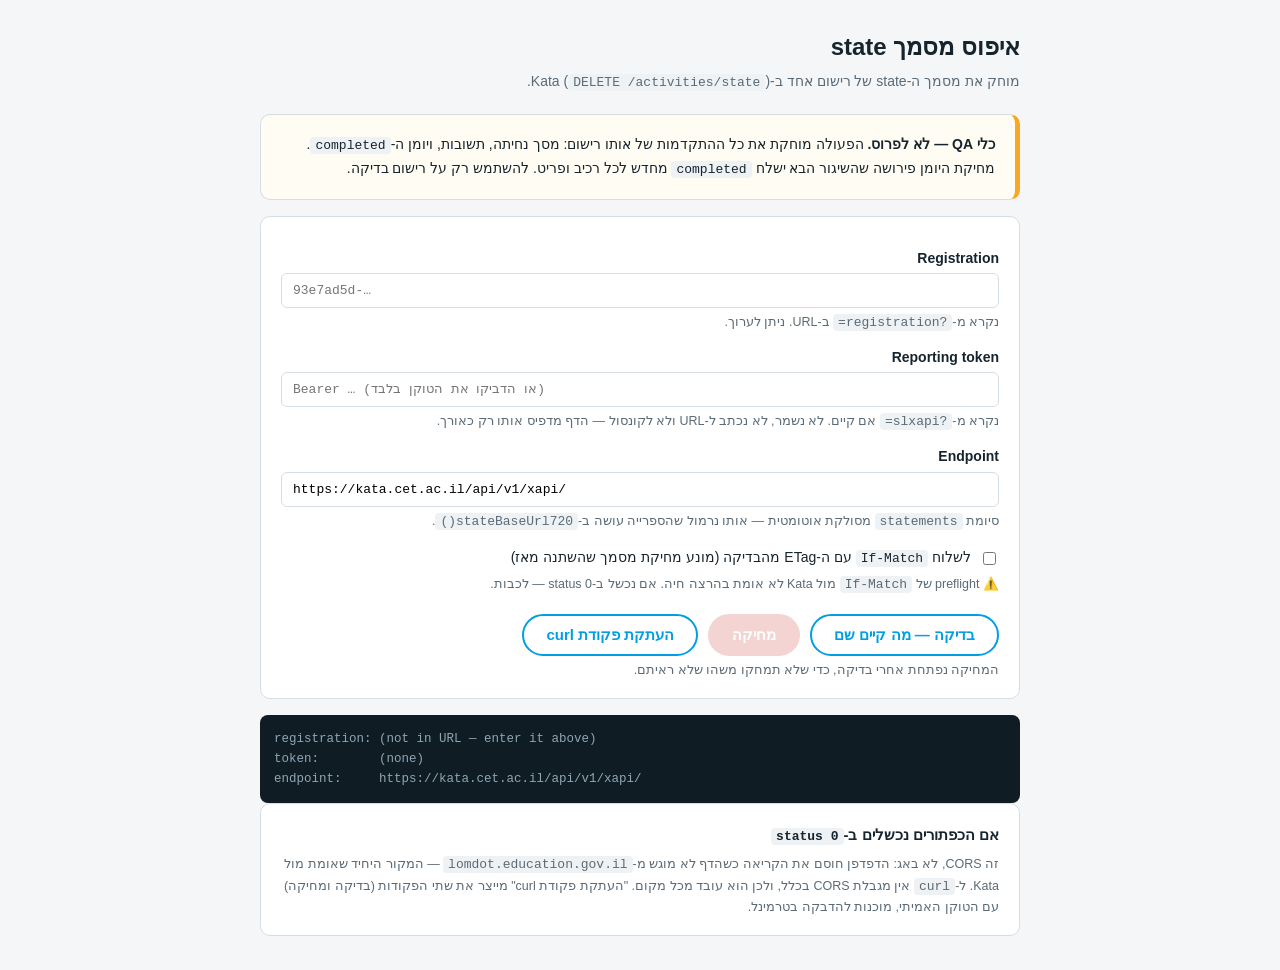
<file: docs-and-tools/reset-state.html>
<!DOCTYPE html>
<html lang="he" dir="rtl">
<head>
<meta charset="utf-8">
<title>איפוס מסמך state — כלי QA</title>
<!--
  ═══════════════════════════════════════════════════════════════════════════
  כלי QA למחיקת מסמך ה-state של רישום (registration) אחד ב-Kata.

  ⚠️ **לא נפרס.** הקובץ יושב ב-docs-and-tools/ במכוון: תהליך האריזה מוחק את
  התיקייה הזאת מחבילת השחרור (ראו DEPLOY.md). דף שמוחק התקדמות של לומד לא
  אמור להיות נגיש בייצור.

  ── למה ?registration לבדו לא מספיק ──
  ה-State API של Kata מאמת **רק** בכותרת `Authorization: Bearer <token>`.
  אין צורת query-string לטוקן, אין X-HTTP-Method-Override ואין syntax חלופי
  של xAPI §7.7 — אומת מול Documentation/KATA/KATA-API.md. לכן ה-registration
  מגיע מה-URL כמבוקש, והטוקן מגיע מאחד משניים:
    1. `?slxapi={...}` — מעטפת ההשקה, אם פותחים עם קישור השקה קיים
    2. הדבקה בשדה שבדף — לא נשמר, לא נכתב ל-URL ולא ללוג

  ⚠️ הטוקן **לא** מוקשח לתוך הקובץ במכוון: זה קובץ בריפו, וטוקן חי בתוכו הוא
  דליפת אישורים. הדף גם לא כותב אותו לקונסול — רק `Bearer …(len N)`.

  ── CORS — המגבלה המעשית ──
  ה-CORS מול kata.cet.ac.il אומת בהרצה חיה **רק** מ-lomdot.education.gov.il.
  מ-file:// או מ-localhost הקריאה עשויה להיכשל עם status 0. אם זה קורה, שתי
  אפשרויות:
    • להשתמש ב-`?resetState` על אחד הסינים בייצור — הפתח הקיים, שכותב מסמך
      ריק ועובר בוודאות (unit-js/40-resume.js). לא DELETE אמיתי, אבל שקול
      מבחינת הלומד.
    • להעלות את הקובץ הזה זמנית לתיקיית היחידה בייצור, להשתמש, **ולמחוק
      מיד**. לא להשאיר אותו שם.
  ═══════════════════════════════════════════════════════════════════════════
-->
<style>
  :root {
    --bg: #f4f6f8; --card: #fff; --ink: #16242e; --muted: #5b6b76;
    --line: #d7dee3; --blue: #019de5; --red: #c62828; --green: #2e7d32;
    --amber: #f9a825;
  }
  * { box-sizing: border-box; }
  body {
    margin: 0; padding: 28px 20px; background: var(--bg); color: var(--ink);
    font-family: 'Assistant', 'Segoe UI', Arial, sans-serif; font-size: 16px; line-height: 1.6;
  }
  .wrap { max-width: 760px; margin: 0 auto; }
  h1 { font-size: 24px; margin: 0 0 4px; }
  .sub { color: var(--muted); margin: 0 0 20px; font-size: 14px; }
  .card {
    background: var(--card); border: 1px solid var(--line); border-radius: 10px;
    padding: 18px 20px; margin-bottom: 16px;
  }
  .warn {
    border-inline-start: 5px solid var(--amber); background: #fffdf3;
    font-size: 14px;
  }
  label { display: block; font-weight: 600; margin: 12px 0 4px; font-size: 14px; }
  input[type=text], input[type=password] {
    width: 100%; padding: 9px 11px; border: 1px solid var(--line); border-radius: 6px;
    font-family: ui-monospace, 'Consolas', monospace; font-size: 13px; direction: ltr;
  }
  .hint { color: var(--muted); font-size: 12.5px; margin-top: 4px; }
  .row { display: flex; gap: 10px; flex-wrap: wrap; margin-top: 18px; }
  button {
    font-family: inherit; font-size: 15px; font-weight: 600; padding: 10px 22px;
    border-radius: 1000px; cursor: pointer; border: 2px solid var(--blue);
    background: #fff; color: var(--blue);
  }
  button:disabled { opacity: .45; cursor: not-allowed; }
  button.danger { border-color: var(--red); color: #fff; background: var(--red); }
  button.danger:disabled { background: #e8a0a0; border-color: #e8a0a0; }
  pre {
    background: #0f1c24; color: #d6e6f2; padding: 14px; border-radius: 8px;
    overflow-x: auto; font-size: 12.5px; direction: ltr; text-align: left;
    white-space: pre-wrap; word-break: break-word; margin: 14px 0 0; min-height: 42px;
  }
  .ok { color: #7ddba0; } .bad { color: #ff9c9c; } .dim { color: #8fa6b4; }
  code { background: #eef2f5; padding: 1px 5px; border-radius: 4px; font-size: 13px; }
  .chk { display: flex; align-items: center; gap: 8px; margin-top: 14px; font-size: 14px; }
  .chk input { width: auto; }
</style>
</head>
<body>
<div class="wrap">

  <h1>איפוס מסמך state</h1>
  <p class="sub">מוחק את מסמך ה-state של רישום אחד ב-Kata (<code>DELETE /activities/state</code>).</p>

  <div class="card warn">
    <strong>כלי QA — לא לפרוס.</strong>
    הפעולה מוחקת את כל ההתקדמות של אותו רישום: מסך נחיתה, תשובות, ויומן
    ה-<code>completed</code>. מחיקת היומן פירושה שהשיגור הבא ישלח <code>completed</code>
    מחדש לכל רכיב ופריט. להשתמש רק על רישום בדיקה.
  </div>

  <div class="card">
    <label for="reg">Registration</label>
    <input id="reg" type="text" placeholder="93e7ad5d-…" autocomplete="off" spellcheck="false">
    <div class="hint">נקרא מ-<code>?registration=</code> ב-URL. ניתן לערוך.</div>

    <label for="tok">Reporting token</label>
    <input id="tok" type="password" placeholder="Bearer … (או הדביקו את הטוקן בלבד)" autocomplete="off" spellcheck="false">
    <div class="hint">
      נקרא מ-<code>?slxapi=</code> אם קיים. לא נשמר, לא נכתב ל-URL ולא לקונסול —
      הדף מדפיס אותו רק כאורך.
    </div>

    <label for="ep">Endpoint</label>
    <input id="ep" type="text" value="https://kata.cet.ac.il/api/v1/xapi/" spellcheck="false">
    <div class="hint">
      סיומת <code>statements</code> מסולקת אוטומטית — אותו נרמול שהספרייה עושה
      ב-<code>stateBaseUrl720()</code>.
    </div>

    <div class="chk">
      <input id="ifmatch" type="checkbox">
      <label for="ifmatch" style="margin:0;font-weight:400">
        לשלוח <code>If-Match</code> עם ה-ETag מהבדיקה (מונע מחיקת מסמך שהשתנה מאז)
      </label>
    </div>
    <div class="hint">
      ⚠️ preflight של <code>If-Match</code> מול Kata לא אומת בהרצה חיה. אם נכשל
      ב-status 0 — לכבות.
    </div>

    <div class="row">
      <button id="btnCheck">בדיקה — מה קיים שם</button>
      <button id="btnDel" class="danger" disabled>מחיקה</button>
      <button id="btnCurl">העתקת פקודת curl</button>
    </div>
    <div class="hint" id="delHint">המחיקה נפתחת אחרי בדיקה, כדי שלא תמחקו משהו שלא ראיתם.</div>
  </div>

  <pre id="out"><span class="dim">מוכן.</span></pre>

  <div class="card">
    <strong style="font-size:15px">אם הכפתורים נכשלים ב-<code>status 0</code></strong>
    <div class="hint" style="margin-top:6px">
      זה CORS, לא באג: הדפדפן חוסם את הקריאה כשהדף לא מוגש מ-<code>lomdot.education.gov.il</code>
      — המקור היחיד שאומת מול Kata. ל-<code>curl</code> אין מגבלת CORS בכלל, ולכן
      הוא עובד מכל מקום. "העתקת פקודת curl" מייצר את שתי הפקודות (בדיקה ומחיקה)
      עם הטוקן האמיתי, מוכנות להדבקה בטרמינל.
    </div>
  </div>
</div>

<script>
'use strict';

var $ = function (id) { return document.getElementById(id); };
var out = $('out');
var lastEtag = null;
var checkedReg = null;

function log(html, cls) {
  out.innerHTML = cls ? '<span class="' + cls + '">' + html + '</span>' : html;
}
function append(html, cls) {
  out.innerHTML += '\n' + (cls ? '<span class="' + cls + '">' + html + '</span>' : html);
}
function esc(s) {
  return String(s).replace(/&/g, '&amp;').replace(/</g, '&lt;').replace(/>/g, '&gt;');
}

/* מסתיר את הטוקן בכל פלט. אורך בלבד — מספיק לאבחן "הודבק חלקית" בלי לחשוף. */
function redact(tok) {
  if (!tok) return '(none)';
  return 'Bearer …(len ' + String(tok).replace(/^Bearer\s+/i, '').length + ')';
}

/* אותו נרמול כמו stateBaseUrl720: מעטפת שנמסרה עם '…/xapi/statements' הייתה
   מייצרת '…/statements/activities/state' → 404, שנראה כמו "אין מסמך". */
function baseUrl() {
  var ep = $('ep').value.trim();
  var stripped = ep.replace(/statements\/?$/, '');
  if (stripped && !/\/$/.test(stripped)) stripped += '/';
  return stripped;
}
function stateUrl(reg) {
  return baseUrl() + 'activities/state?registration=' + encodeURIComponent(reg);
}
function authHeader() {
  var t = $('tok').value.trim();
  if (!t) return null;
  return /^Bearer\s+/i.test(t) ? t : 'Bearer ' + t;
}

/* אותה טבלת status→reason של xapi-720-k.js, כדי שהאבחון כאן ידבר באותה שפה
   כמו stateLastResult720() בלומדה עצמה. */
function reasonFor(op, status) {
  if (status >= 200 && status < 300) return 'ok';
  switch (status) {
    case 0:   return 'network / CORS';
    case 400: return 'bad-address';
    case 401: return 'auth';
    case 404: return (op === 'delete') ? 'absent (nothing to delete)' : 'absent';
    case 412: return 'stale (If-Match)';
    case 413: return 'too-large';
    case 422: return 'validation';
    default:  return 'http-' + status;
  }
}

function readParams() {
  var q = new URLSearchParams(location.search);

  var reg = q.get('registration');
  if (reg) $('reg').value = reg;

  /* שלוש דרכים להעביר את הטוקן, לפי סדר עדיפות. בכולן הוא נקרא לזיכרון
     ומיד מסולק מה-URL (ראו למטה) — אבל URL עדיין עובר דרך לוגים של שרת
     ודרך היסטוריית הדפדפן לפני שהסקריפט רץ, ולכן הדבקה בשדה עדיפה כשאפשר. */
  var raw = q.get('slxapi');
  if (raw) {
    try {
      var env = JSON.parse(raw);
      if (env && env.auth) $('tok').value = env.auth;
      if (env && env.endpoint) $('ep').value = env.endpoint;
    } catch (e) {
      append('⚠ ?slxapi present but not valid JSON — ignored.', 'bad');
    }
  }
  /* ?auth= — נוח יותר מ-?slxapi כי לא דורש לבנות JSON ביד. מקבל גם
     'Bearer xxx' וגם 'xxx' בלבד. */
  var authQ = q.get('auth');
  if (authQ) $('tok').value = authQ;
  var epQ = q.get('endpoint');
  if (epQ) $('ep').value = epQ;

  var msgs = [];
  msgs.push('registration: ' + (reg ? esc(reg) : '(not in URL — enter it above)'));
  msgs.push('token:        ' + redact($('tok').value));
  msgs.push('endpoint:     ' + esc(baseUrl() || '(empty)'));
  log(msgs.join('\n'), 'dim');

  /* ה-URL עצמו עלול לשאת טוקן. מסלקים אותו מההיסטוריה מיד — אותו דפוס כמו
     initResumeResetHatch, שמנקה את ?resetState אחרי שקרא אותו. */
  if (raw || authQ) {
    try {
      var clean = new URLSearchParams(location.search);
      clean.delete('slxapi');
      clean.delete('auth');
      var qs = clean.toString();
      history.replaceState(null, '', location.pathname + (qs ? '?' + qs : ''));
      append('\n✓ token param removed from the address bar (kept in memory only).', 'ok');
    } catch (e) {}
  }
}

function validate(op) {
  var reg = $('reg').value.trim();
  if (!reg) { log('✗ registration is empty.', 'bad'); return null; }
  if (!authHeader()) {
    log('✗ no reporting token.\n\n' +
        'Kata authenticates the State API with an Authorization: Bearer header only —\n' +
        'there is no query-string form. Paste the token above, or open this page with\n' +
        'a launch link that carries ?slxapi={...,"auth":"Bearer ..."}.', 'bad');
    return null;
  }
  if (!baseUrl()) { log('✗ endpoint is empty.', 'bad'); return null; }
  return { reg: reg, url: stateUrl(reg), auth: authHeader() };
}

/* GET — מה קיים שם. הפרדה מכוונת מהמחיקה: אין למחוק מסמך שלא ראיתם. */
$('btnCheck').onclick = function () {
  var v = validate('load'); if (!v) return;
  log('GET ' + esc(v.url.replace(/registration=.*/, 'registration=' + v.reg)) +
      '\nauth: ' + redact(v.auth) + '\n…', 'dim');

  fetch(v.url, { method: 'GET', headers: { 'Authorization': v.auth,
                                           'X-Experience-API-Version': '1.0.3' } })
    .then(function (res) {
      lastEtag = res.headers.get('ETag');
      return res.text().then(function (body) { return { res: res, body: body }; });
    })
    .then(function (r) {
      var s = r.res.status;
      append('\nstatus ' + s + '  → ' + reasonFor('load', s), (s >= 200 && s < 300) ? 'ok' : 'bad');
      if (lastEtag) append('ETag:   ' + esc(lastEtag), 'dim');
      if (s === 404) {
        append('\nNothing stored for this registration. Nothing to delete.', 'dim');
        $('btnDel').disabled = true;
        return;
      }
      if (s < 200 || s >= 300) { $('btnDel').disabled = true; return; }

      append('bytes:  ' + r.body.length, 'dim');
      var preview = r.body;
      try {
        var doc = JSON.parse(r.body);
        append('v:      ' + (doc.v !== undefined ? doc.v : '(none)'), 'dim');
        append('part:   ' + (doc.part || '(none)'), 'dim');
        append('parts:  ' + (doc.parts ? Object.keys(doc.parts).join(', ') : '(none)'), 'dim');
        var doneN = doc.done ? Object.keys(doc.done).length : 0;
        var itemN = doc.doneItems ? Object.keys(doc.doneItems).length : 0;
        append('ledger: ' + doneN + ' components / ' + itemN + ' items already reported completed',
               (doneN || itemN) ? 'bad' : 'dim');
        preview = JSON.stringify(doc, null, 2);
      } catch (e) {
        append('(body is not JSON — shown raw)', 'dim');
      }
      append('\n' + esc(preview.slice(0, 1200)) + (preview.length > 1200 ? '\n… truncated' : ''), 'dim');

      checkedReg = v.reg;
      $('btnDel').disabled = false;
      $('delHint').textContent = 'המחיקה פתוחה עבור ' + v.reg + '.';
    })
    .catch(function (e) {
      /* fetch נכשל בלי status = כמעט תמיד CORS או רשת. */
      append('\nstatus 0 → network / CORS', 'bad');
      append('\n' + esc(e && e.message ? e.message : String(e)), 'bad');
      append('\nCORS to kata.cet.ac.il was verified only from lomdot.education.gov.il.\n' +
             'From file:// or localhost it is expected to fail. See the comment at the top\n' +
             'of this file for the two ways around it.', 'dim');
      $('btnDel').disabled = true;
    });
};

/* DELETE — אחרי בדיקה ואחרי אישור מפורש. */
$('btnDel').onclick = function () {
  var v = validate('delete'); if (!v) return;

  if (v.reg !== checkedReg) {
    log('✗ the registration changed since the check. Run the check again.', 'bad');
    $('btnDel').disabled = true;
    return;
  }
  if (!window.confirm(
        'למחוק את מסמך ה-state של הרישום הזה?\n\n' + v.reg +
        '\n\nכל ההתקדמות תימחק, כולל יומן ה-completed — כלומר השיגור הבא ידווח ' +
        'completed מחדש לכל רכיב ופריט.\n\nאין ביטול.')) {
    append('\nביטול — לא נשלח כלום.', 'dim');
    return;
  }

  var headers = { 'Authorization': v.auth, 'X-Experience-API-Version': '1.0.3' };
  if ($('ifmatch').checked && lastEtag) headers['If-Match'] = lastEtag;

  log('DELETE ' + esc(v.url.replace(/registration=.*/, 'registration=' + v.reg)) +
      '\nauth: ' + redact(v.auth) +
      (headers['If-Match'] ? '\nIf-Match: ' + esc(headers['If-Match']) : '') + '\n…', 'dim');

  fetch(v.url, { method: 'DELETE', headers: headers })
    .then(function (res) {
      var s = res.status;
      append('\nstatus ' + s + '  → ' + reasonFor('delete', s), (s >= 200 && s < 300) ? 'ok' : 'bad');
      if (s >= 200 && s < 300) {
        append('\n✓ deleted. Verify with the check button — it should now report 404 / absent.', 'ok');
        $('btnDel').disabled = true;
        checkedReg = null;
        lastEtag = null;
      } else if (s === 412) {
        append('\nThe document changed since the check. Re-check and try again.', 'bad');
      }
    })
    .catch(function (e) {
      append('\nstatus 0 → network / CORS', 'bad');
      append('\n' + esc(e && e.message ? e.message : String(e)), 'bad');
    });
};

/* מחלץ ל-curl. קיים כי ה-fetch של הדף כפוף ל-CORS ו-curl לא — כלומר זה
   המסלול שעובד מכל מקום, כולל מהמכונה המקומית. הפלט על המסך מצונזר; מה
   שמועתק ללוח מכיל את הטוקן האמיתי, כי אחרת הפקודה לא שמישה. */
function curlCommands(reg, auth, redacted) {
  var url = stateUrl(reg);
  var a = redacted ? redact(auth) : auth;
  return [
    '# 1) בדיקה — מה קיים שם (200 = יש מסמך, 404 = אין)',
    'curl -i "' + url + '" \\',
    '  -H "Authorization: ' + a + '" \\',
    '  -H "X-Experience-API-Version: 1.0.3"',
    '',
    '# 2) מחיקה (204 = נמחק). ⚠️ מוחק את כל ההתקדמות, כולל יומן ה-completed.',
    'curl -i -X DELETE "' + url + '" \\',
    '  -H "Authorization: ' + a + '" \\',
    '  -H "X-Experience-API-Version: 1.0.3"'
  ].join('\n');
}

$('btnCurl').onclick = function () {
  var reg = $('reg').value.trim();
  var auth = authHeader();
  if (!reg)  { log('✗ registration is empty.', 'bad'); return; }
  if (!auth) { log('✗ no reporting token — the curl command would not authenticate.', 'bad'); return; }

  log(esc(curlCommands(reg, auth, true)), 'dim');
  append('\n(הפקודות שעל המסך מצונזרות. מה שמועתק ללוח מכיל את הטוקן האמיתי.)', 'dim');

  var real = curlCommands(reg, auth, false);
  if (navigator.clipboard && navigator.clipboard.writeText) {
    navigator.clipboard.writeText(real).then(function () {
      append('\n✓ הועתק ללוח.', 'ok');
    }).catch(function () {
      append('\n⚠ ההעתקה נחסמה. סמנו והעתיקו מהשדה שנפתח למטה.', 'bad');
      showFallback(real);
    });
  } else {
    showFallback(real);
  }
};

/* clipboard.writeText חסום בהקשר לא-מאובטח (http://, file://) בחלק
   מהדפדפנים. אז נותנים textarea לסימון ידני — אחרת הכפתור פשוט לא עושה כלום. */
function showFallback(text) {
  var ta = document.getElementById('curlFallback');
  if (!ta) {
    ta = document.createElement('textarea');
    ta.id = 'curlFallback';
    ta.style.cssText = 'width:100%;height:150px;margin-top:12px;direction:ltr;' +
      'font-family:ui-monospace,Consolas,monospace;font-size:12.5px;' +
      'border:1px solid var(--line);border-radius:6px;padding:10px;';
    out.parentNode.insertBefore(ta, out.nextSibling);
  }
  ta.value = text;
  ta.select();
}

$('ep').addEventListener('change', function () { $('btnDel').disabled = true; checkedReg = null; });
$('reg').addEventListener('input', function () { $('btnDel').disabled = true; checkedReg = null; });

readParams();
</script>
</body>
</html>
</file>
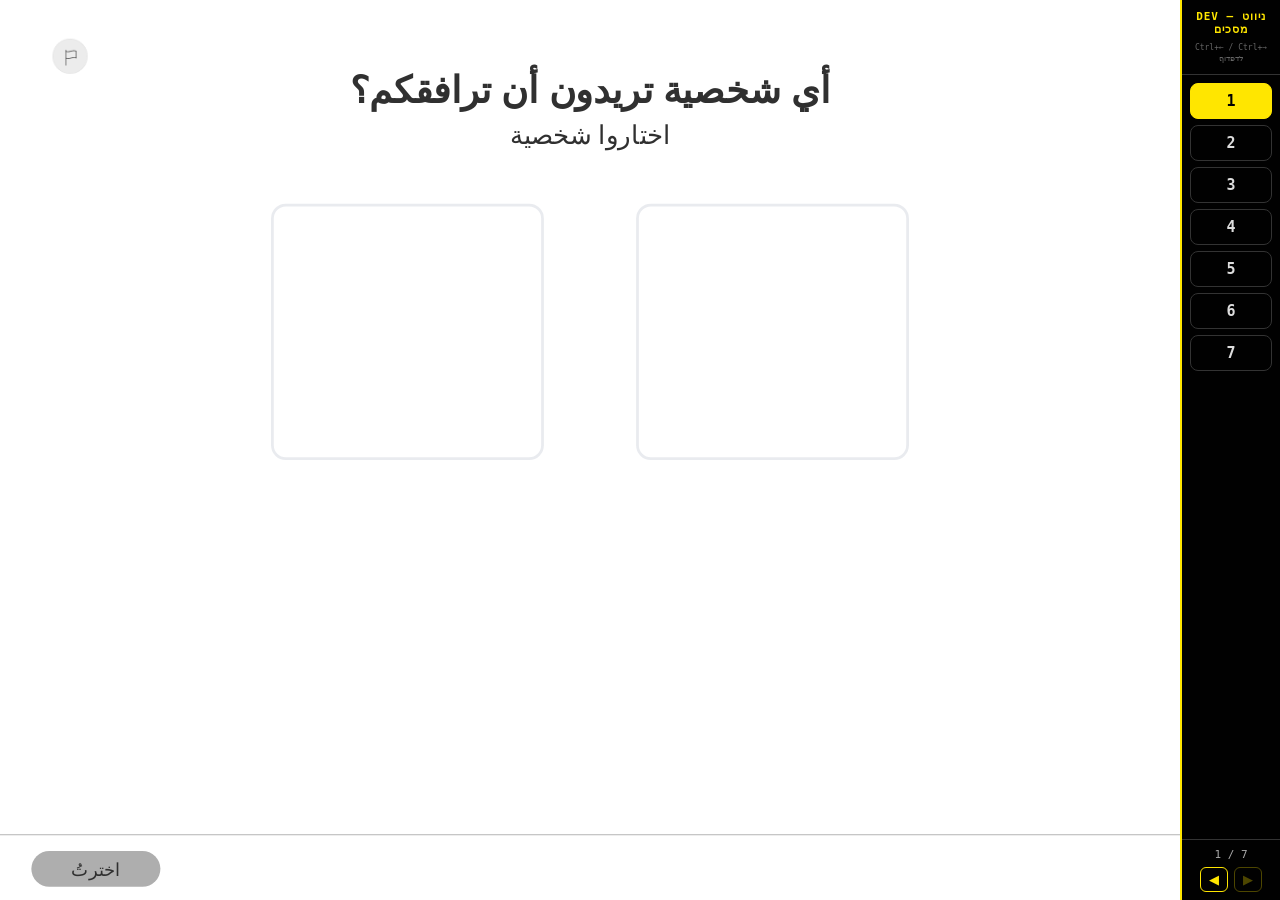
<file: methodica-math-ratio-05-01/index_dev.html>
<!DOCTYPE html>
<html lang="he">
<head>
  <meta charset="UTF-8">
  <title>DEV — מתמטיקה יעד 1.5 | יחס | סיין 1</title>
  <style>
    * { margin: 0; padding: 0; box-sizing: border-box; }
    body { background: #111; overflow: hidden; }
    #lomdah-frame {
      position: fixed; top: 0; left: 0; bottom: 0;
      width: calc(100vw - 100px); height: 100vh; border: none; display: block;
    }

    #dev-panel {
      position: fixed; top: 0; right: 0; bottom: 0; width: 100px;
      background: rgba(0,0,0,0.92); border-left: 2px solid #ffe600;
      z-index: 9999; display: flex; flex-direction: column;
      font-family: monospace; color: #fff; user-select: none;
    }
    #dev-header {
      flex-shrink: 0; padding: 10px 6px; border-bottom: 1px solid #333; text-align: center;
    }
    #dev-label { display: block; color: #ffe600; font-weight: 700; font-size: 11px; letter-spacing: 1px; }
    #dev-hint { display: block; color: #666; font-size: 8px; margin-top: 6px; line-height: 1.4; }

    #dev-list {
      flex: 1 1 auto; overflow-y: auto; padding: 8px;
      display: flex; flex-direction: column; gap: 6px;
    }
    .dev-item {
      display: flex; align-items: center; justify-content: center; width: 100%;
      background: transparent; border: 1px solid #333; color: #ddd;
      border-radius: 8px; padding: 8px 0;
      cursor: pointer; font-size: 15px; font-family: monospace; font-weight: 700;
    }
    .dev-item:hover { border-color: #ffe600; color: #fff; }
    .dev-item.active { background: #ffe600; color: #000; border-color: #ffe600; }

    #dev-footer {
      flex-shrink: 0; padding: 8px; border-top: 1px solid #333;
      display: flex; flex-direction: column; align-items: center; gap: 6px;
    }
    #dev-footer-btns { display: flex; gap: 6px; }
    #dev-footer button {
      background: transparent; border: 1px solid #ffe600; color: #ffe600;
      border-radius: 6px; padding: 4px 8px; cursor: pointer; font-size: 13px;
    }
    #dev-footer button:hover { background: #ffe600; color: #000; }
    #dev-footer button:disabled { opacity: 0.3; cursor: default; }
    #dev-total { color: #aaa; font-size: 11px; }
  </style>
</head>
<body>
  <iframe id="lomdah-frame" src="index.html"></iframe>

  <div id="dev-panel">
    <div id="dev-header">
      <span id="dev-label">DEV — ניווט מסכים</span>
      <span id="dev-hint">Ctrl+← / Ctrl+→ לדפדוף</span>
    </div>

    <div id="dev-list"></div>

    <div id="dev-footer">
      <span id="dev-total">0 / 0</span>
      <div id="dev-footer-btns">
        <!-- RTL: next (◀) on LEFT, prev (▶) on RIGHT -->
        <button id="btn-next" onclick="devNext()" title="מסך הבא (Ctrl+←)">◀</button>
        <button id="btn-prev" onclick="devPrev()" title="מסך קודם (Ctrl+→)">▶</button>
      </div>
    </div>
  </div>

  <script>
    'use strict';
    const frame      = document.getElementById('lomdah-frame');
    const listEl     = document.getElementById('dev-list');
    const totalLabel = document.getElementById('dev-total');
    const btnPrev    = document.getElementById('btn-prev');
    const btnNext    = document.getElementById('btn-next');

    let devCurrent = 0;   // 0-based, תואם ל-data-screen הפנימי
    let TOTAL      = 0;   // יעודכן אוטומטית מ-DEV_READY ברגע שנוסף מסך ראשון

    function renderList() {
      listEl.innerHTML = '';
      for (let i = 0; i < TOTAL; i++) {
        const item = document.createElement('button');
        item.className = 'dev-item' + (i === devCurrent ? ' active' : '');
        item.textContent = i + 1;
        item.title = 'מסך ' + (i + 1);
        item.onclick = () => devGoTo(i);
        listEl.appendChild(item);
      }
    }

    // Receive actual screen count from script.js via DEV_READY
    window.addEventListener('message', (e) => {
      if (e.data && e.data.type === 'DEV_READY') {
        TOTAL = e.data.total || TOTAL;
        renderList();
        updateUI();
      }
    });

    frame.addEventListener('load', () => {
      devCurrent = 0;
      renderList();
      updateUI();
    });

    function devGoTo(n) {
      n = Math.max(0, Math.min(TOTAL - 1, n));
      frame.contentWindow.postMessage({ type: 'DEV_GOTO', screen: n }, '*');
      devCurrent = n;
      updateUI();
    }
    function devNext() { devGoTo(devCurrent + 1); }
    function devPrev() { devGoTo(devCurrent - 1); }

    function updateUI() {
      totalLabel.textContent = (devCurrent + 1) + ' / ' + TOTAL;
      btnPrev.disabled = (devCurrent <= 0);
      btnNext.disabled = (devCurrent >= TOTAL - 1);
      listEl.querySelectorAll('.dev-item').forEach((el, i) => {
        el.classList.toggle('active', i === devCurrent);
      });
      const activeItem = listEl.children[devCurrent];
      if (activeItem) activeItem.scrollIntoView({ block: 'nearest' });
    }

    // RTL keyboard: Ctrl+← = forward (next), Ctrl+→ = backward (prev)
    window.addEventListener('keydown', (e) => {
      if (!e.ctrlKey) return;
      if (e.key === 'ArrowLeft')  { e.preventDefault(); devNext(); }
      if (e.key === 'ArrowRight') { e.preventDefault(); devPrev(); }
    });

    renderList();
    updateUI();
  </script>
</body>
</html>
</file>
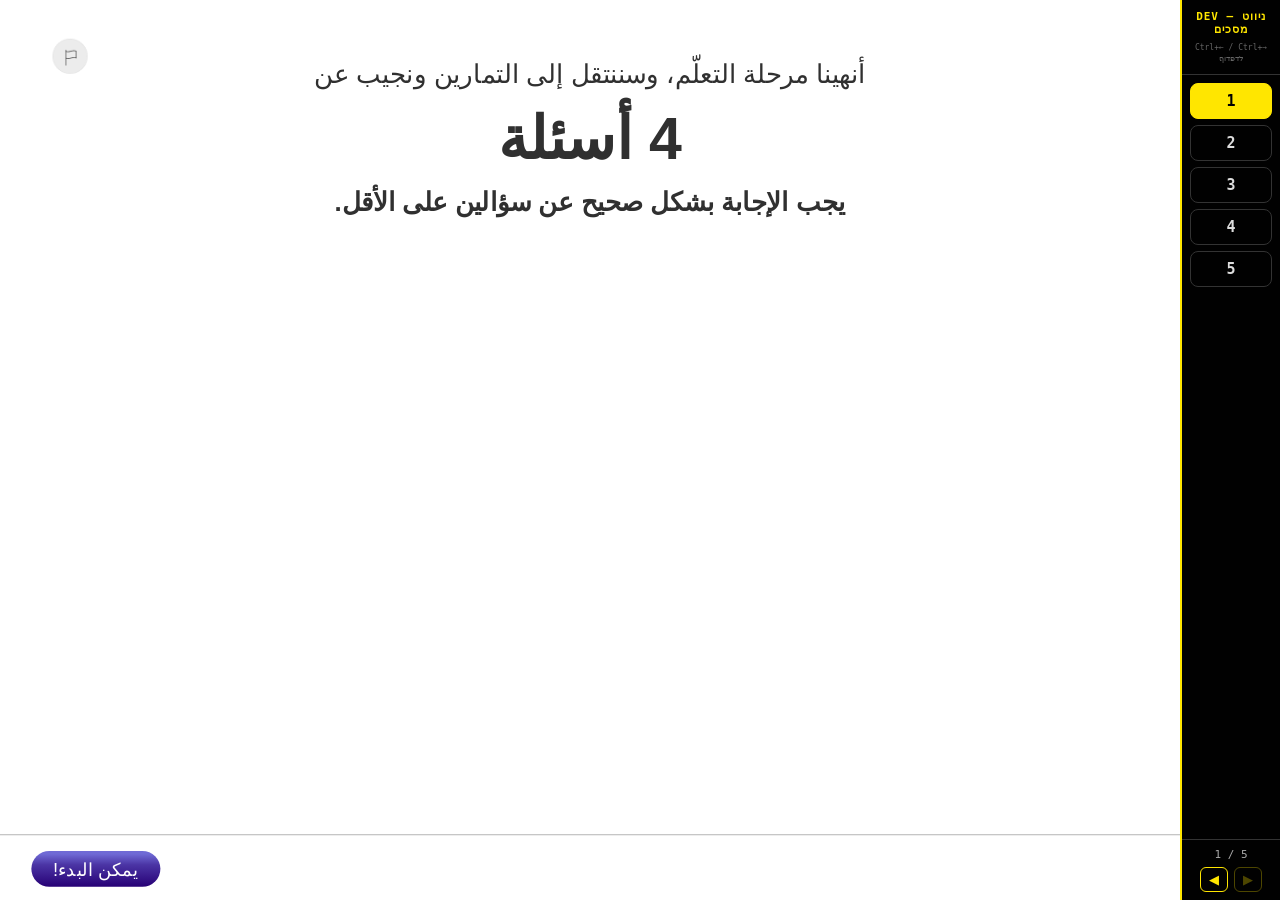
<file: methodica-math-ratio-05-02/index_dev.html>
<!DOCTYPE html>
<html lang="he">
<head>
  <meta charset="UTF-8">
  <title>DEV — מתמטיקה יעד 1.5 | יחס | סיין 2</title>
  <style>
    * { margin: 0; padding: 0; box-sizing: border-box; }
    body { background: #111; overflow: hidden; }
    #lomdah-frame {
      position: fixed; top: 0; left: 0; bottom: 0;
      width: calc(100vw - 100px); height: 100vh; border: none; display: block;
    }

    #dev-panel {
      position: fixed; top: 0; right: 0; bottom: 0; width: 100px;
      background: rgba(0,0,0,0.92); border-left: 2px solid #ffe600;
      z-index: 9999; display: flex; flex-direction: column;
      font-family: monospace; color: #fff; user-select: none;
    }
    #dev-header {
      flex-shrink: 0; padding: 10px 6px; border-bottom: 1px solid #333; text-align: center;
    }
    #dev-label { display: block; color: #ffe600; font-weight: 700; font-size: 11px; letter-spacing: 1px; }
    #dev-hint { display: block; color: #666; font-size: 8px; margin-top: 6px; line-height: 1.4; }

    #dev-list {
      flex: 1 1 auto; overflow-y: auto; padding: 8px;
      display: flex; flex-direction: column; gap: 6px;
    }
    .dev-item {
      display: flex; align-items: center; justify-content: center; width: 100%;
      background: transparent; border: 1px solid #333; color: #ddd;
      border-radius: 8px; padding: 8px 0;
      cursor: pointer; font-size: 15px; font-family: monospace; font-weight: 700;
    }
    .dev-item:hover { border-color: #ffe600; color: #fff; }
    .dev-item.active { background: #ffe600; color: #000; border-color: #ffe600; }

    #dev-footer {
      flex-shrink: 0; padding: 8px; border-top: 1px solid #333;
      display: flex; flex-direction: column; align-items: center; gap: 6px;
    }
    #dev-footer-btns { display: flex; gap: 6px; }
    #dev-footer button {
      background: transparent; border: 1px solid #ffe600; color: #ffe600;
      border-radius: 6px; padding: 4px 8px; cursor: pointer; font-size: 13px;
    }
    #dev-footer button:hover { background: #ffe600; color: #000; }
    #dev-footer button:disabled { opacity: 0.3; cursor: default; }
    #dev-total { color: #aaa; font-size: 11px; }
  </style>
</head>
<body>
  <iframe id="lomdah-frame" src="index.html"></iframe>

  <div id="dev-panel">
    <div id="dev-header">
      <span id="dev-label">DEV — ניווט מסכים</span>
      <span id="dev-hint">Ctrl+← / Ctrl+→ לדפדוף</span>
    </div>

    <div id="dev-list"></div>

    <div id="dev-footer">
      <span id="dev-total">0 / 0</span>
      <div id="dev-footer-btns">
        <!-- RTL: next (◀) on LEFT, prev (▶) on RIGHT -->
        <button id="btn-next" onclick="devNext()" title="מסך הבא (Ctrl+←)">◀</button>
        <button id="btn-prev" onclick="devPrev()" title="מסך קודם (Ctrl+→)">▶</button>
      </div>
    </div>
  </div>

  <script>
    'use strict';
    const frame      = document.getElementById('lomdah-frame');
    const listEl     = document.getElementById('dev-list');
    const totalLabel = document.getElementById('dev-total');
    const btnPrev    = document.getElementById('btn-prev');
    const btnNext    = document.getElementById('btn-next');

    let devCurrent = 0;   // 0-based, תואם ל-data-screen הפנימי
    let TOTAL      = 0;   // יעודכן אוטומטית מ-DEV_READY ברגע שנוסף מסך ראשון

    function renderList() {
      listEl.innerHTML = '';
      for (let i = 0; i < TOTAL; i++) {
        const item = document.createElement('button');
        item.className = 'dev-item' + (i === devCurrent ? ' active' : '');
        item.textContent = i + 1;
        item.title = 'מסך ' + (i + 1);
        item.onclick = () => devGoTo(i);
        listEl.appendChild(item);
      }
    }

    // Receive actual screen count from script.js via DEV_READY
    window.addEventListener('message', (e) => {
      if (e.data && e.data.type === 'DEV_READY') {
        TOTAL = e.data.total || TOTAL;
        renderList();
        updateUI();
      }
    });

    frame.addEventListener('load', () => {
      devCurrent = 0;
      renderList();
      updateUI();
    });

    function devGoTo(n) {
      n = Math.max(0, Math.min(TOTAL - 1, n));
      frame.contentWindow.postMessage({ type: 'DEV_GOTO', screen: n }, '*');
      devCurrent = n;
      updateUI();
    }
    function devNext() { devGoTo(devCurrent + 1); }
    function devPrev() { devGoTo(devCurrent - 1); }

    function updateUI() {
      totalLabel.textContent = (devCurrent + 1) + ' / ' + TOTAL;
      btnPrev.disabled = (devCurrent <= 0);
      btnNext.disabled = (devCurrent >= TOTAL - 1);
      listEl.querySelectorAll('.dev-item').forEach((el, i) => {
        el.classList.toggle('active', i === devCurrent);
      });
      const activeItem = listEl.children[devCurrent];
      if (activeItem) activeItem.scrollIntoView({ block: 'nearest' });
    }

    // RTL keyboard: Ctrl+← = forward (next), Ctrl+→ = backward (prev)
    window.addEventListener('keydown', (e) => {
      if (!e.ctrlKey) return;
      if (e.key === 'ArrowLeft')  { e.preventDefault(); devNext(); }
      if (e.key === 'ArrowRight') { e.preventDefault(); devPrev(); }
    });

    renderList();
    updateUI();
  </script>
</body>
</html>
</file>
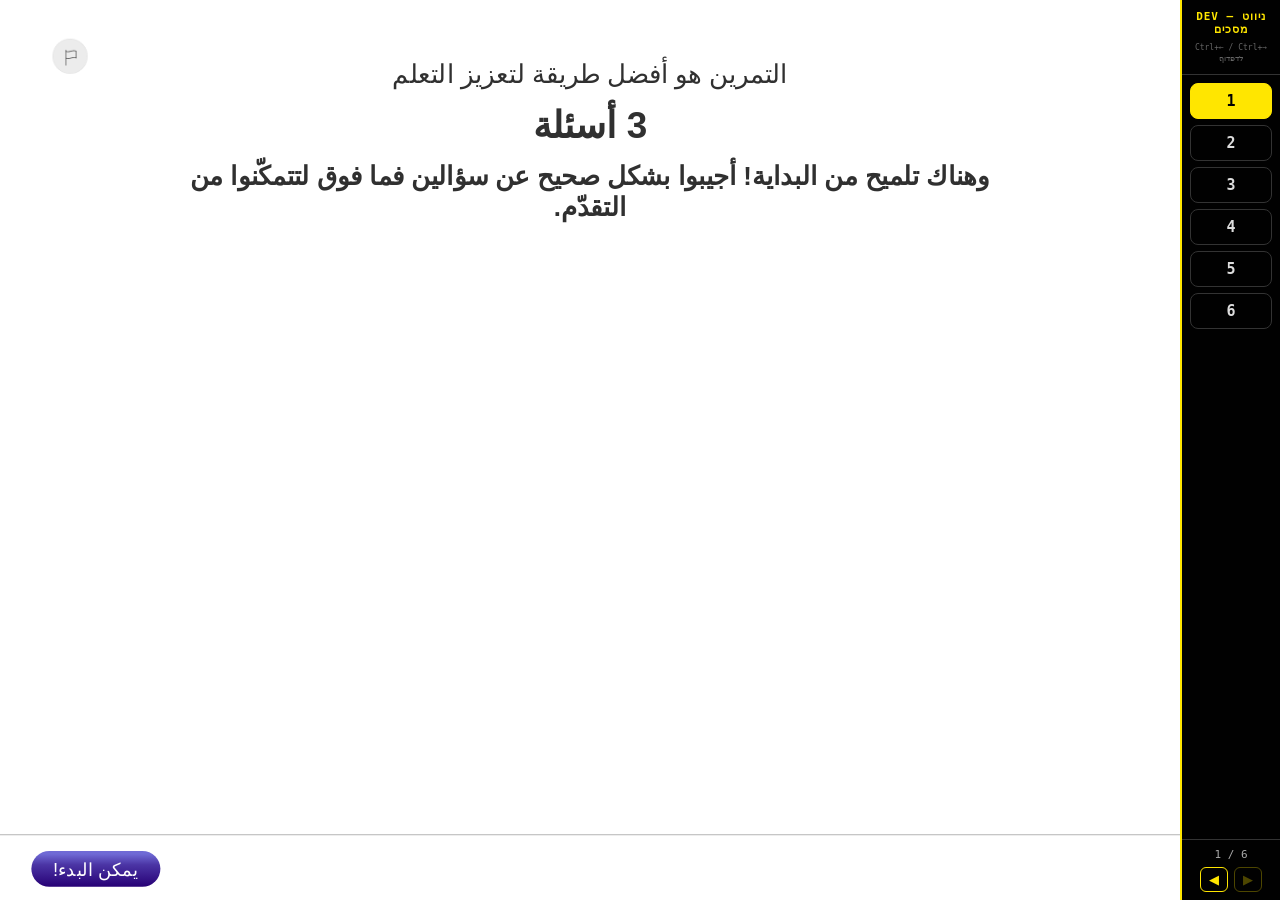
<file: methodica-math-ratio-05-03/index_dev.html>
<!DOCTYPE html>
<html lang="he">
<head>
  <meta charset="UTF-8">
  <title>DEV — מתמטיקה יעד 1.5 | יחס | סיין 3</title>
  <style>
    * { margin: 0; padding: 0; box-sizing: border-box; }
    body { background: #111; overflow: hidden; }
    #lomdah-frame {
      position: fixed; top: 0; left: 0; bottom: 0;
      width: calc(100vw - 100px); height: 100vh; border: none; display: block;
    }

    #dev-panel {
      position: fixed; top: 0; right: 0; bottom: 0; width: 100px;
      background: rgba(0,0,0,0.92); border-left: 2px solid #ffe600;
      z-index: 9999; display: flex; flex-direction: column;
      font-family: monospace; color: #fff; user-select: none;
    }
    #dev-header {
      flex-shrink: 0; padding: 10px 6px; border-bottom: 1px solid #333; text-align: center;
    }
    #dev-label { display: block; color: #ffe600; font-weight: 700; font-size: 11px; letter-spacing: 1px; }
    #dev-hint { display: block; color: #666; font-size: 8px; margin-top: 6px; line-height: 1.4; }

    #dev-list {
      flex: 1 1 auto; overflow-y: auto; padding: 8px;
      display: flex; flex-direction: column; gap: 6px;
    }
    .dev-item {
      display: flex; align-items: center; justify-content: center; width: 100%;
      background: transparent; border: 1px solid #333; color: #ddd;
      border-radius: 8px; padding: 8px 0;
      cursor: pointer; font-size: 15px; font-family: monospace; font-weight: 700;
    }
    .dev-item:hover { border-color: #ffe600; color: #fff; }
    .dev-item.active { background: #ffe600; color: #000; border-color: #ffe600; }

    #dev-footer {
      flex-shrink: 0; padding: 8px; border-top: 1px solid #333;
      display: flex; flex-direction: column; align-items: center; gap: 6px;
    }
    #dev-footer-btns { display: flex; gap: 6px; }
    #dev-footer button {
      background: transparent; border: 1px solid #ffe600; color: #ffe600;
      border-radius: 6px; padding: 4px 8px; cursor: pointer; font-size: 13px;
    }
    #dev-footer button:hover { background: #ffe600; color: #000; }
    #dev-footer button:disabled { opacity: 0.3; cursor: default; }
    #dev-total { color: #aaa; font-size: 11px; }
  </style>
</head>
<body>
  <iframe id="lomdah-frame" src="index.html"></iframe>

  <div id="dev-panel">
    <div id="dev-header">
      <span id="dev-label">DEV — ניווט מסכים</span>
      <span id="dev-hint">Ctrl+← / Ctrl+→ לדפדוף</span>
    </div>

    <div id="dev-list"></div>

    <div id="dev-footer">
      <span id="dev-total">0 / 0</span>
      <div id="dev-footer-btns">
        <!-- RTL: next (◀) on LEFT, prev (▶) on RIGHT -->
        <button id="btn-next" onclick="devNext()" title="מסך הבא (Ctrl+←)">◀</button>
        <button id="btn-prev" onclick="devPrev()" title="מסך קודם (Ctrl+→)">▶</button>
      </div>
    </div>
  </div>

  <script>
    'use strict';
    const frame      = document.getElementById('lomdah-frame');
    const listEl     = document.getElementById('dev-list');
    const totalLabel = document.getElementById('dev-total');
    const btnPrev    = document.getElementById('btn-prev');
    const btnNext    = document.getElementById('btn-next');

    let devCurrent = 0;   // 0-based, תואם ל-data-screen הפנימי
    let TOTAL      = 0;   // יעודכן אוטומטית מ-DEV_READY ברגע שנוסף מסך ראשון

    function renderList() {
      listEl.innerHTML = '';
      for (let i = 0; i < TOTAL; i++) {
        const item = document.createElement('button');
        item.className = 'dev-item' + (i === devCurrent ? ' active' : '');
        item.textContent = i + 1;
        item.title = 'מסך ' + (i + 1);
        item.onclick = () => devGoTo(i);
        listEl.appendChild(item);
      }
    }

    // Receive actual screen count from script.js via DEV_READY
    window.addEventListener('message', (e) => {
      if (e.data && e.data.type === 'DEV_READY') {
        TOTAL = e.data.total || TOTAL;
        renderList();
        updateUI();
      }
    });

    frame.addEventListener('load', () => {
      devCurrent = 0;
      renderList();
      updateUI();
    });

    function devGoTo(n) {
      n = Math.max(0, Math.min(TOTAL - 1, n));
      frame.contentWindow.postMessage({ type: 'DEV_GOTO', screen: n }, '*');
      devCurrent = n;
      updateUI();
    }
    function devNext() { devGoTo(devCurrent + 1); }
    function devPrev() { devGoTo(devCurrent - 1); }

    function updateUI() {
      totalLabel.textContent = (devCurrent + 1) + ' / ' + TOTAL;
      btnPrev.disabled = (devCurrent <= 0);
      btnNext.disabled = (devCurrent >= TOTAL - 1);
      listEl.querySelectorAll('.dev-item').forEach((el, i) => {
        el.classList.toggle('active', i === devCurrent);
      });
      const activeItem = listEl.children[devCurrent];
      if (activeItem) activeItem.scrollIntoView({ block: 'nearest' });
    }

    // RTL keyboard: Ctrl+← = forward (next), Ctrl+→ = backward (prev)
    window.addEventListener('keydown', (e) => {
      if (!e.ctrlKey) return;
      if (e.key === 'ArrowLeft')  { e.preventDefault(); devNext(); }
      if (e.key === 'ArrowRight') { e.preventDefault(); devPrev(); }
    });

    renderList();
    updateUI();
  </script>
</body>
</html>
</file>
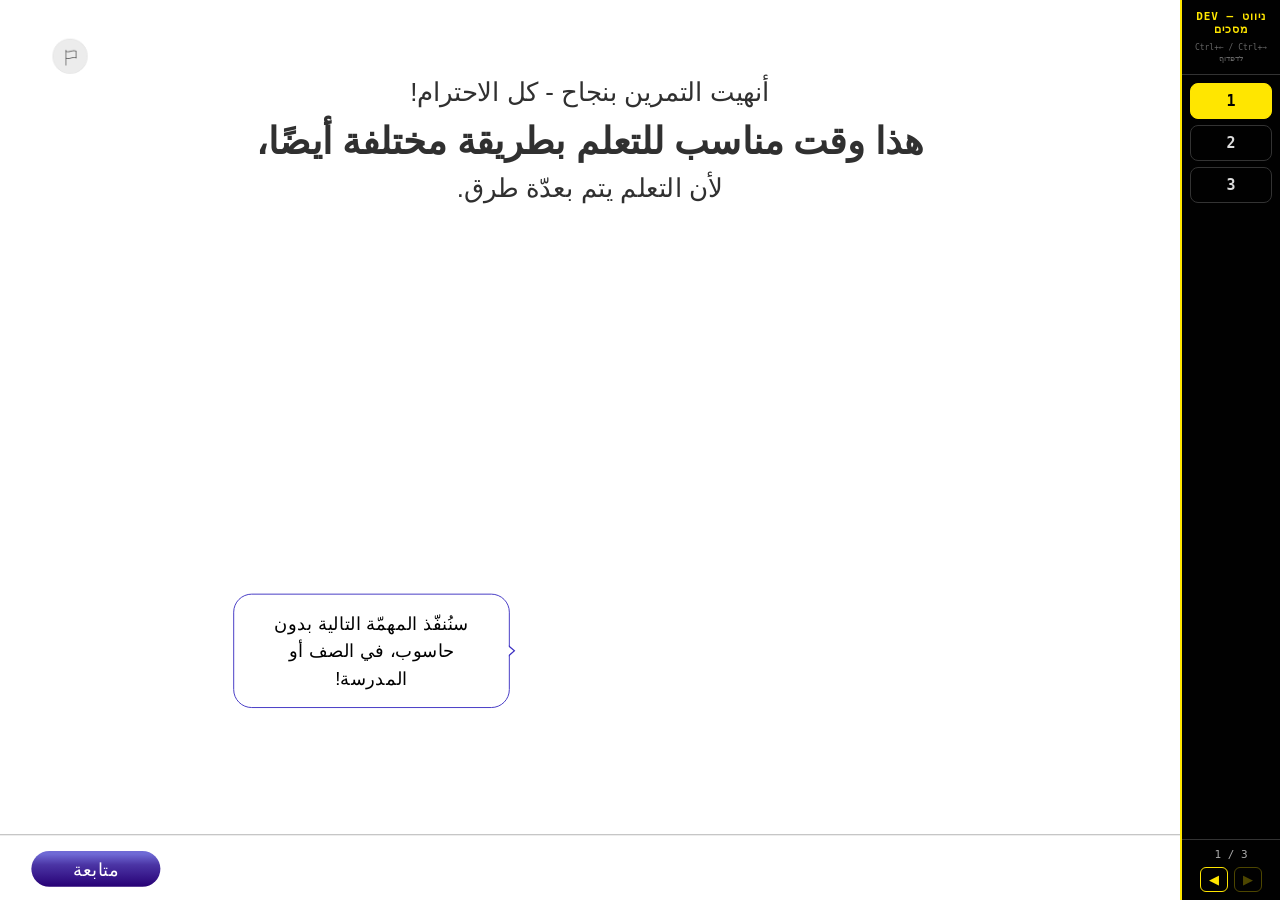
<file: methodica-math-ratio-05-04/index_dev.html>
<!DOCTYPE html>
<html lang="he">
<head>
  <meta charset="UTF-8">
  <title>DEV — מתמטיקה יעד 1.5 | יחס | סיין 4</title>
  <style>
    * { margin: 0; padding: 0; box-sizing: border-box; }
    body { background: #111; overflow: hidden; }
    #lomdah-frame {
      position: fixed; top: 0; left: 0; bottom: 0;
      width: calc(100vw - 100px); height: 100vh; border: none; display: block;
    }

    #dev-panel {
      position: fixed; top: 0; right: 0; bottom: 0; width: 100px;
      background: rgba(0,0,0,0.92); border-left: 2px solid #ffe600;
      z-index: 9999; display: flex; flex-direction: column;
      font-family: monospace; color: #fff; user-select: none;
    }
    #dev-header {
      flex-shrink: 0; padding: 10px 6px; border-bottom: 1px solid #333; text-align: center;
    }
    #dev-label { display: block; color: #ffe600; font-weight: 700; font-size: 11px; letter-spacing: 1px; }
    #dev-hint { display: block; color: #666; font-size: 8px; margin-top: 6px; line-height: 1.4; }

    #dev-list {
      flex: 1 1 auto; overflow-y: auto; padding: 8px;
      display: flex; flex-direction: column; gap: 6px;
    }
    .dev-item {
      display: flex; align-items: center; justify-content: center; width: 100%;
      background: transparent; border: 1px solid #333; color: #ddd;
      border-radius: 8px; padding: 8px 0;
      cursor: pointer; font-size: 15px; font-family: monospace; font-weight: 700;
    }
    .dev-item:hover { border-color: #ffe600; color: #fff; }
    .dev-item.active { background: #ffe600; color: #000; border-color: #ffe600; }

    #dev-footer {
      flex-shrink: 0; padding: 8px; border-top: 1px solid #333;
      display: flex; flex-direction: column; align-items: center; gap: 6px;
    }
    #dev-footer-btns { display: flex; gap: 6px; }
    #dev-footer button {
      background: transparent; border: 1px solid #ffe600; color: #ffe600;
      border-radius: 6px; padding: 4px 8px; cursor: pointer; font-size: 13px;
    }
    #dev-footer button:hover { background: #ffe600; color: #000; }
    #dev-footer button:disabled { opacity: 0.3; cursor: default; }
    #dev-total { color: #aaa; font-size: 11px; }
  </style>
</head>
<body>
  <iframe id="lomdah-frame" src="index.html"></iframe>

  <div id="dev-panel">
    <div id="dev-header">
      <span id="dev-label">DEV — ניווט מסכים</span>
      <span id="dev-hint">Ctrl+← / Ctrl+→ לדפדוף</span>
    </div>

    <div id="dev-list"></div>

    <div id="dev-footer">
      <span id="dev-total">0 / 0</span>
      <div id="dev-footer-btns">
        <!-- RTL: next (◀) on LEFT, prev (▶) on RIGHT -->
        <button id="btn-next" onclick="devNext()" title="מסך הבא (Ctrl+←)">◀</button>
        <button id="btn-prev" onclick="devPrev()" title="מסך קודם (Ctrl+→)">▶</button>
      </div>
    </div>
  </div>

  <script>
    'use strict';
    const frame      = document.getElementById('lomdah-frame');
    const listEl     = document.getElementById('dev-list');
    const totalLabel = document.getElementById('dev-total');
    const btnPrev    = document.getElementById('btn-prev');
    const btnNext    = document.getElementById('btn-next');

    let devCurrent = 0;   // 0-based, תואם ל-data-screen הפנימי
    let TOTAL      = 0;   // יעודכן אוטומטית מ-DEV_READY ברגע שנוסף מסך ראשון

    function renderList() {
      listEl.innerHTML = '';
      for (let i = 0; i < TOTAL; i++) {
        const item = document.createElement('button');
        item.className = 'dev-item' + (i === devCurrent ? ' active' : '');
        item.textContent = i + 1;
        item.title = 'מסך ' + (i + 1);
        item.onclick = () => devGoTo(i);
        listEl.appendChild(item);
      }
    }

    // Receive actual screen count from script.js via DEV_READY
    window.addEventListener('message', (e) => {
      if (e.data && e.data.type === 'DEV_READY') {
        TOTAL = e.data.total || TOTAL;
        renderList();
        updateUI();
      }
    });

    frame.addEventListener('load', () => {
      devCurrent = 0;
      renderList();
      updateUI();
    });

    function devGoTo(n) {
      n = Math.max(0, Math.min(TOTAL - 1, n));
      frame.contentWindow.postMessage({ type: 'DEV_GOTO', screen: n }, '*');
      devCurrent = n;
      updateUI();
    }
    function devNext() { devGoTo(devCurrent + 1); }
    function devPrev() { devGoTo(devCurrent - 1); }

    function updateUI() {
      totalLabel.textContent = (devCurrent + 1) + ' / ' + TOTAL;
      btnPrev.disabled = (devCurrent <= 0);
      btnNext.disabled = (devCurrent >= TOTAL - 1);
      listEl.querySelectorAll('.dev-item').forEach((el, i) => {
        el.classList.toggle('active', i === devCurrent);
      });
      const activeItem = listEl.children[devCurrent];
      if (activeItem) activeItem.scrollIntoView({ block: 'nearest' });
    }

    // RTL keyboard: Ctrl+← = forward (next), Ctrl+→ = backward (prev)
    window.addEventListener('keydown', (e) => {
      if (!e.ctrlKey) return;
      if (e.key === 'ArrowLeft')  { e.preventDefault(); devNext(); }
      if (e.key === 'ArrowRight') { e.preventDefault(); devPrev(); }
    });

    renderList();
    updateUI();
  </script>
</body>
</html>
</file>
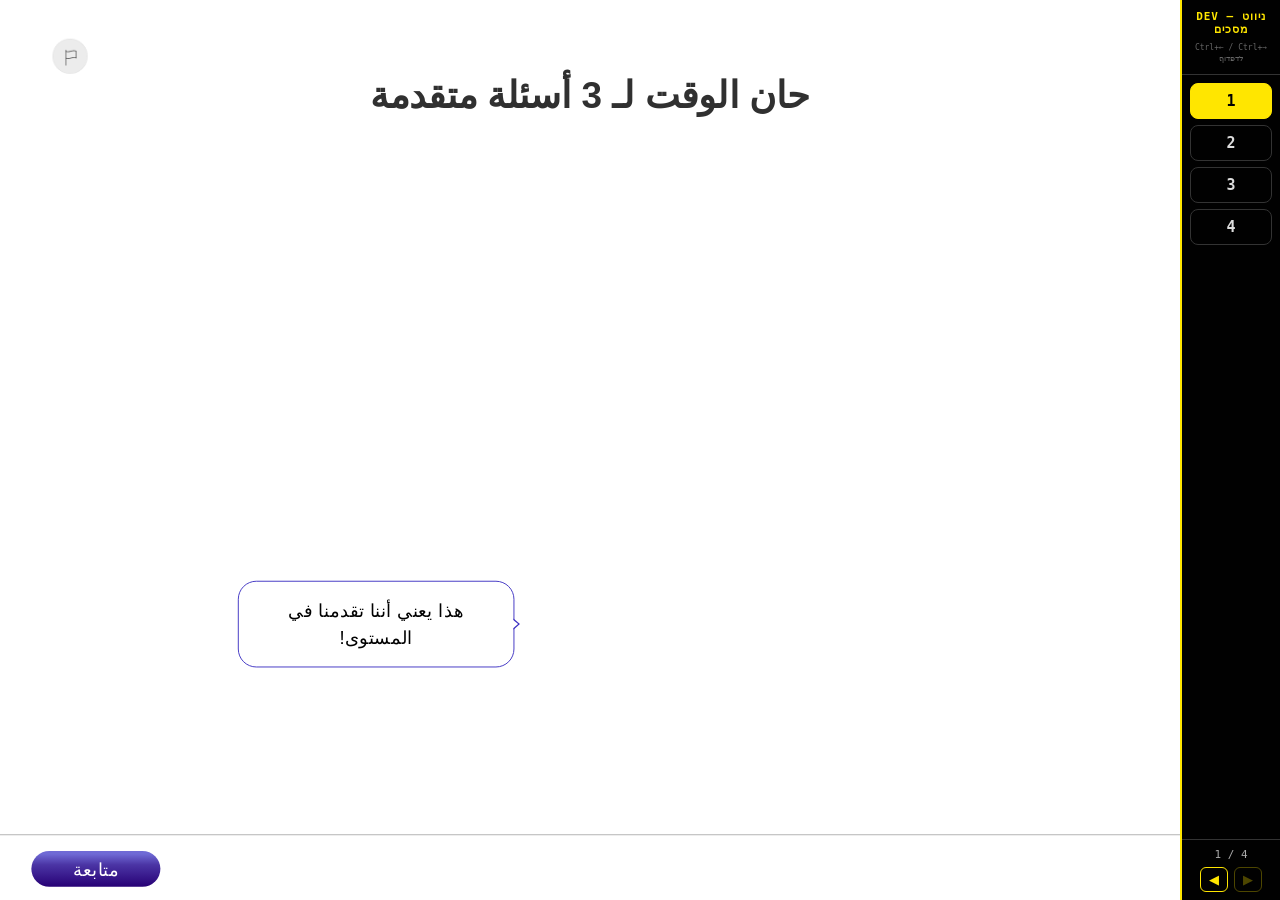
<file: methodica-math-ratio-05-05/index_dev.html>
<!DOCTYPE html>
<html lang="he">
<head>
  <meta charset="UTF-8">
  <title>DEV — מתמטיקה יעד 1.5 | יחס | סיין 5</title>
  <style>
    * { margin: 0; padding: 0; box-sizing: border-box; }
    body { background: #111; overflow: hidden; }
    #lomdah-frame {
      position: fixed; top: 0; left: 0; bottom: 0;
      width: calc(100vw - 100px); height: 100vh; border: none; display: block;
    }

    #dev-panel {
      position: fixed; top: 0; right: 0; bottom: 0; width: 100px;
      background: rgba(0,0,0,0.92); border-left: 2px solid #ffe600;
      z-index: 9999; display: flex; flex-direction: column;
      font-family: monospace; color: #fff; user-select: none;
    }
    #dev-header {
      flex-shrink: 0; padding: 10px 6px; border-bottom: 1px solid #333; text-align: center;
    }
    #dev-label { display: block; color: #ffe600; font-weight: 700; font-size: 11px; letter-spacing: 1px; }
    #dev-hint { display: block; color: #666; font-size: 8px; margin-top: 6px; line-height: 1.4; }

    #dev-list {
      flex: 1 1 auto; overflow-y: auto; padding: 8px;
      display: flex; flex-direction: column; gap: 6px;
    }
    .dev-item {
      display: flex; align-items: center; justify-content: center; width: 100%;
      background: transparent; border: 1px solid #333; color: #ddd;
      border-radius: 8px; padding: 8px 0;
      cursor: pointer; font-size: 15px; font-family: monospace; font-weight: 700;
    }
    .dev-item:hover { border-color: #ffe600; color: #fff; }
    .dev-item.active { background: #ffe600; color: #000; border-color: #ffe600; }

    #dev-footer {
      flex-shrink: 0; padding: 8px; border-top: 1px solid #333;
      display: flex; flex-direction: column; align-items: center; gap: 6px;
    }
    #dev-footer-btns { display: flex; gap: 6px; }
    #dev-footer button {
      background: transparent; border: 1px solid #ffe600; color: #ffe600;
      border-radius: 6px; padding: 4px 8px; cursor: pointer; font-size: 13px;
    }
    #dev-footer button:hover { background: #ffe600; color: #000; }
    #dev-footer button:disabled { opacity: 0.3; cursor: default; }
    #dev-total { color: #aaa; font-size: 11px; }
  </style>
</head>
<body>
  <iframe id="lomdah-frame" src="index.html"></iframe>

  <div id="dev-panel">
    <div id="dev-header">
      <span id="dev-label">DEV — ניווט מסכים</span>
      <span id="dev-hint">Ctrl+← / Ctrl+→ לדפדוף</span>
    </div>

    <div id="dev-list"></div>

    <div id="dev-footer">
      <span id="dev-total">0 / 0</span>
      <div id="dev-footer-btns">
        <!-- RTL: next (◀) on LEFT, prev (▶) on RIGHT -->
        <button id="btn-next" onclick="devNext()" title="מסך הבא (Ctrl+←)">◀</button>
        <button id="btn-prev" onclick="devPrev()" title="מסך קודם (Ctrl+→)">▶</button>
      </div>
    </div>
  </div>

  <script>
    'use strict';
    const frame      = document.getElementById('lomdah-frame');
    const listEl     = document.getElementById('dev-list');
    const totalLabel = document.getElementById('dev-total');
    const btnPrev    = document.getElementById('btn-prev');
    const btnNext    = document.getElementById('btn-next');

    let devCurrent = 0;   // 0-based, תואם ל-data-screen הפנימי
    let TOTAL      = 0;   // יעודכן אוטומטית מ-DEV_READY ברגע שנוסף מסך ראשון

    function renderList() {
      listEl.innerHTML = '';
      for (let i = 0; i < TOTAL; i++) {
        const item = document.createElement('button');
        item.className = 'dev-item' + (i === devCurrent ? ' active' : '');
        item.textContent = i + 1;
        item.title = 'מסך ' + (i + 1);
        item.onclick = () => devGoTo(i);
        listEl.appendChild(item);
      }
    }

    // Receive actual screen count from script.js via DEV_READY
    window.addEventListener('message', (e) => {
      if (e.data && e.data.type === 'DEV_READY') {
        TOTAL = e.data.total || TOTAL;
        renderList();
        updateUI();
      }
    });

    frame.addEventListener('load', () => {
      devCurrent = 0;
      renderList();
      updateUI();
    });

    function devGoTo(n) {
      n = Math.max(0, Math.min(TOTAL - 1, n));
      frame.contentWindow.postMessage({ type: 'DEV_GOTO', screen: n }, '*');
      devCurrent = n;
      updateUI();
    }
    function devNext() { devGoTo(devCurrent + 1); }
    function devPrev() { devGoTo(devCurrent - 1); }

    function updateUI() {
      totalLabel.textContent = (devCurrent + 1) + ' / ' + TOTAL;
      btnPrev.disabled = (devCurrent <= 0);
      btnNext.disabled = (devCurrent >= TOTAL - 1);
      listEl.querySelectorAll('.dev-item').forEach((el, i) => {
        el.classList.toggle('active', i === devCurrent);
      });
      const activeItem = listEl.children[devCurrent];
      if (activeItem) activeItem.scrollIntoView({ block: 'nearest' });
    }

    // RTL keyboard: Ctrl+← = forward (next), Ctrl+→ = backward (prev)
    window.addEventListener('keydown', (e) => {
      if (!e.ctrlKey) return;
      if (e.key === 'ArrowLeft')  { e.preventDefault(); devNext(); }
      if (e.key === 'ArrowRight') { e.preventDefault(); devPrev(); }
    });

    renderList();
    updateUI();
  </script>
</body>
</html>
</file>
<file: unit-css/common.css>
/* =========================================================
   Shared styles for every component — loaded before the component's
   styles.css. Rules here were byte-identical (modulo comments) across
   components; component-specific rules stay in each styles.css.
   ========================================================= */

:root {
  --subject-100: #EAD9FF;
  --subject-200: #CEC7FF;
  --subject-300: #E1D9FF;
  --subject-350: #B3B0FF;
  --subject-400: #BDB3FC;
  --subject-500: #3B2FC2;
  --subject-600: #383896;
  --subject-700: #5656CC;
  --subject-800: #4B35A5;
  --subject-900: #2F2478;
  --subject-alpha-100: rgba(165, 28, 255, 0);
  --subject-alpha-200: rgba(165, 28, 255, 0.3)
}

* { box-sizing: border-box; margin: 0; padding: 0
}

html, body {
  width: 100%;
  height: 100%;
  overflow: hidden;
  direction: rtl;
  font-family: Calibri, Arial, sans-serif;
  background: #ffffff
}

button {
  font-family: inherit;
  cursor: pointer;
  background: none;
  border: none;
  color: inherit
}

button:disabled { cursor: default
}

img { display: block; max-width: none
}

#app {
  width: 1280px;
  height: 710px;
  position: absolute;
  top: 0;
  left: 0;
  transform-origin: top left;
  background: #fff;
  overflow: hidden
}

.screen {
  position: absolute;
  inset: 0;
  display: none
}

.screen.active { display: block
}

* { transition: none !important
}

.bottom-bar {
  position: absolute;
  bottom: -3px; left: 0;
  right: 0;
  height: 74px;
  background: #ffffff;
  border-top: 0.4px solid #AEAEAE;
  display: flex;
  align-items: center;
  justify-content: center
}

.bottom-bar-inner {
  width: 1232px;
  padding: 0 10px;
  display: flex;
  align-items: center;
  justify-content: space-between
}

.bar-actions {
  display: flex;
  align-items: center;
  gap: 16px
}

.bar-back {
  display: flex;
  align-items: center
}

.btn-continue {
  display: flex; align-items: center; justify-content: center;
  height: 39px;
  background: linear-gradient(180deg, #6F6AD5 8.654%, #4B35A5 38.462%, #270075 100%);
  color: #ffffff;
  border: none;
  border-radius: 1000px;
  font-family: Calibri, Arial, sans-serif;
  font-size: 20px;
  font-weight: 400;
  padding: 0 20px;
  min-width: 140px;
  box-sizing: border-box;
  cursor: pointer;
  white-space: nowrap
}

.btn-continue:disabled {
  background: #AEAEAE;
  color: #303030;
  cursor: not-allowed
}

.btn-continue:not(:disabled):hover { opacity: 0.88
}

.btn-continue:focus-visible {
  outline: 3px solid var(--subject-500);
  outline-offset: 2px
}

.btn-back {
  display: flex; align-items: center; justify-content: center;
  height: 39px;
  background: #ffffff;
  color: var(--subject-700);
  border: 1px solid var(--subject-700);
  border-radius: 1000px;
  font-family: Calibri, Arial, sans-serif;
  font-size: 20px;
  font-weight: 400;
  padding: 0 20px;
  min-width: 140px;
  box-sizing: border-box;
  cursor: pointer;
  white-space: nowrap
}

.btn-back[hidden] { display: none
}

.btn-back:hover { background: #f0f8ff
}

.btn-back:focus-visible {
  outline: 3px solid var(--subject-700);
  outline-offset: 2px
}

.btn-hint {
  display: flex; align-items: center; justify-content: center;
  height: 39px;
  background: #ffffff;
  color: var(--subject-700);
  border: 1px solid var(--subject-700);
  border-radius: 1000px;
  font-family: Calibri, Arial, sans-serif;
  font-size: 20px;
  font-weight: 400;
  padding: 0 20px;
  min-width: 140px;
  box-sizing: border-box;
  cursor: pointer;
  gap: 6px;
  white-space: nowrap
}

.btn-hint[hidden] { display: none
}

.btn-hint:disabled { color: #aeaeae; border-color: #aeaeae; cursor: not-allowed
}

.btn-hint:hover { background: #f0f8ff
}

.flag-btn {
  position: absolute;
  top: 32px;
  left: 32px;
  z-index: 30;
  display: flex;
  flex-direction: column;
  align-items: center;
  gap: 4px;
  padding: 10px 4px;
  width: 88px
}

.flag-btn-icon { position: relative; display: block; width: 38px; height: 38px
}

.flag-btn-icon-default,
.flag-btn-icon-hover {
  position: absolute;
  inset: 0;
  width: 38px;
  height: 38px
}

.flag-btn-icon-hover { opacity: 0
}

.flag-btn-label {
  font-weight: 600;
  font-size: 20px;
  color: var(--subject-500);
  text-align: center;
  width: 80px;
  opacity: 0
}

.flag-btn:hover .flag-btn-icon-default,
.flag-btn:focus-visible .flag-btn-icon-default { opacity: 0
}

.flag-btn:hover .flag-btn-icon-hover,
.flag-btn:focus-visible .flag-btn-icon-hover { opacity: 1
}

.flag-btn:hover .flag-btn-label,
.flag-btn:focus-visible .flag-btn-label { opacity: 1
}

.img-zoom-btn {
  position: absolute;
  top: 10px;
  right: 10px;
  width: 44px;
  height: 44px;
  border-radius: 999px;
  background: #fff;
  border: 2px solid var(--subject-500);
  display: flex;
  align-items: center;
  justify-content: center;
  cursor: pointer;
  padding: 0;
  z-index: 2
}

.img-zoom-btn:hover { background: var(--subject-500)
}

.img-zoom-btn__icon { width: 20px; height: 20px; stroke: var(--subject-500)
}

.img-zoom-btn:hover .img-zoom-btn__icon { stroke: #fff
}

.img-zoom-btn:focus-visible { outline: 2px solid var(--subject-500); outline-offset: 2px
}

.img-zoom-modal {
  position: absolute;
  inset: 0;
  display: flex;
  align-items: center;
  justify-content: center;
  background: rgba(255, 255, 255, 0.78);
  z-index: 1000
}

.img-zoom-modal.hidden { display: none
}

.img-zoom-close:hover { background: var(--subject-500)
}

.img-zoom-close:focus-visible { outline: 2px solid var(--subject-500); outline-offset: 2px
}

.scq-fb-box.visible { display: flex
}

.scq-fb-box.is-correct { background: #edf8ed
}

.scq-fb-box.is-wrong { background: #ffdbdc
}

.scq-fb-box.is-dragging { cursor: grabbing
}

.scq-fb-title-text {
  flex: 1;
  font-weight: 700;
  font-size: 20px;
  color: #222;
  text-align: right;
  white-space: pre-line
}

.scq-fb-body {
  font-weight: 400;
  font-size: 20px;
  color: #222;
  text-align: right;
  white-space: pre-line
}

.scq-fb-reveal-btn {
  align-self: flex-start;
  background: #fff;
  color: var(--subject-500);
  border: 1.5px solid var(--subject-500);
  border-radius: 1000px;
  font-family: Calibri, Arial, sans-serif;
  font-size: 20px;
  font-weight: 400;
  padding: 10px 24px;
  cursor: pointer
}

.scq-fb-reveal-btn[hidden] { display: none
}

.scq-fb-reveal-btn:hover { background: #f0f8ff
}

.scq-hint-overlay {
  position: absolute;
  inset: 0;
  z-index: 40;
  display: flex;
  align-items: center;
  justify-content: center;
  background: rgba(47, 36, 120, 0.35)
}

.scq-hint-overlay[hidden] { display: none
}

.scq-hint-popup {
  position: relative;
  width: 542px;
  max-width: calc(100% - 64px);
  background: var(--subject-500);
  border-radius: 48px;
  padding: 40px;
  display: flex;
  flex-direction: column;
  align-items: flex-start;
  gap: 24px;
  direction: rtl
}

.scq-hint-title-row {
  width: 100%;
  display: flex;
  flex-direction: row-reverse;
  align-items: center;
  justify-content: flex-end;
  gap: 16px
}

.scq-hint-title {
  flex: 1;
  font-weight: 700;
  font-size: 32px;
  color: #fff;
  text-align: right
}

.scq-hint-bulb { width: 40px; height: 34px; flex-shrink: 0
}

.scq-hint-body {
  font-weight: 400;
  font-size: 22px;
  color: #fff;
  text-align: right;
  line-height: 1.5
}

.progress-question {
  position: absolute;
  top: 48px;
  left: 40px;
  right: 40px;
  display: flex;
  justify-content: center;
  align-items: flex-start;
  gap: 4px;
  z-index: 2
}

.progress-question__item { display: flex; flex-direction: column; align-items: center; gap: 8px; width: 80px
}

.progress-question__icon { width: 24px; height: 24px; border-radius: 50%; display: flex; align-items: center; justify-content: center; border: 1.5px solid #ececec; background: #fff
}

.progress-question__icon::after { content: ''; width: 12px; height: 12px; border-radius: 50%; background: #ececec; display: block
}

.progress-question__icon--current { border: 2px solid var(--subject-500); background: #fff
}

.progress-question__icon--current::after { background: var(--subject-500)
}

.progress-question__icon--correct { background: var(--subject-500); border: 2px solid var(--subject-500)
}

.progress-question__icon--correct::after {
  content: '';
  width: 12px; height: 9px;
  background: none;
  background-image: url('../unit-assets/img/icon-check-white.svg');
  background-repeat: no-repeat;
  background-position: center;
  background-size: contain
}

.progress-question__icon--incorrect { background: var(--subject-500); border: 2px solid var(--subject-500)
}

.progress-question__icon--incorrect::after {
  content: '';
  width: 10px; height: 10px;
  background: none;
  background-image: url('../unit-assets/img/icon-x-white.svg');
  background-repeat: no-repeat;
  background-position: center;
  background-size: contain
}

.progress-question__label { font-family: Calibri, Arial, sans-serif; font-size: 20px; color: #ececec; text-align: center; white-space: nowrap
}

.progress-question__label--visited { color: #222
}

.progress-question__connector { width: 64px; height: 1.5px; background: #ececec; margin-top: 11.5px; border-radius: 2px; flex-shrink: 0
}

.progress-question__connector--visited { background: rgba(0, 0, 0, 0.6)
}

.scq-qtext-em { font-family: Calibri, Arial, sans-serif; font-size: 24px; font-weight: 700; color: var(--subject-500); text-align: right; margin: 0
}

.scq-opt {
  width: 100%;
  display: flex;
  flex-direction: row;
  align-items: center;
  gap: 10px;
  padding: 12px 20px;
  border: 2px solid var(--subject-500);
  border-radius: 999px;
  cursor: pointer;
  background: #fff;
  box-sizing: border-box
}

.scq-radio {
  order: -1;
  position: relative;
  flex-shrink: 0;
  width: 22px;
  height: 22px;
  border: 2px solid var(--subject-500);
  border-radius: 999px;
  background: #fff
}

.scq-opt.selected .scq-radio { background: var(--subject-500)
}

.scq-radio::after {
  content: '';
  position: absolute;
  inset: 0;
  background-repeat: no-repeat;
  background-position: center
}

.scq-opt.correct {
  border-width: 1.5px;
  border-color: #609e12;
  background: #edf8ed
}

.scq-opt.correct .scq-radio {
  border-color: #609e12;
  background: #609e12
}

.scq-opt.correct .scq-radio::after {
  background-image: url('../unit-assets/img/icon-check-white.svg');
  background-size: 12px 9px
}

.scq-opt.wrong {
  border-width: 1.5px;
  border-color: #b20010;
  background: #fff0f4
}

.scq-opt.wrong .scq-radio {
  border-color: #b20010;
  background: #b20010
}

.scq-opt.wrong .scq-radio::after {
  background-image: url('../unit-assets/img/icon-x-white.svg');
  background-size: 10px 10px
}

.scq-opt.disabled { cursor: default
}

.viq-answer-row { display: flex; flex-direction: row; align-items: center; gap: 16px; width: 100%
}

.viq-answer-label { font-family: Calibri, Arial, sans-serif; font-size: 24px; font-weight: 400; color: #303030; text-align: right
}

.viq-coord { display: inline-flex; flex-direction: row; align-items: center; gap: 6px; font-family: Calibri, Arial, sans-serif; font-size: 20px; font-weight: 700; color: #303030
}

.viq-input::-webkit-outer-spin-button,
.viq-input::-webkit-inner-spin-button { -webkit-appearance: none; margin: 0
}

.viq-input[type="number"] { -moz-appearance: textfield
}

.viq-input:focus { outline: none; border: 1.5px solid var(--subject-500)
}

.viq-input:disabled { color: #303030; -webkit-text-fill-color: #303030; opacity: 1; background-color: #fff
}

.viq-input.correct {
  border: 1px solid #609e12;
  background-color: #fff;
  background-image: url('../unit-assets/img/icon-check-green-16.svg');
  padding-inline-end: 42px
}

.viq-input.wrong {
  border: 1px solid #b20010;
  background-color: #fff;
  background-image: url('../unit-assets/img/icon-x-red-16.svg');
  padding-inline-end: 42px
}

.s3-img-frame img { width: 100%; height: auto; display: block
}

.s3-scroll-area::-webkit-scrollbar { width: 12px
}

.s3-scroll-area::-webkit-scrollbar-track { background: rgba(201, 206, 216, 0.4); border-radius: 16px
}

.s3-scroll-area::-webkit-scrollbar-thumb { background: rgba(0, 0, 0, 0.56); border-radius: 24px
}

.s3-scroll-inner { direction: rtl; width: 100%
}

.s3-part { display: flex; flex-direction: column; align-items: flex-start; width: 100%; gap: 20px; padding: 20px 0; box-sizing: border-box
}

.s3-part[hidden] { display: none
}

.s3-body { font-family: Calibri, Arial, sans-serif; font-size: 24px; font-weight: 400; color: #303030; text-align: right; line-height: 1.4; width: 100%; margin: 0
}

.s3-inline-btn { align-self: flex-end
}

.gesture-hint-scroll-wrap[hidden] { display: none
}

.gesture-hint {
  position: absolute;
  left: 50%; top: 62%; translate: -50% -50%;
  width: 0; height: 0;
  pointer-events: none
}

.gesture-hint-scroll-wrap .gesture-hint { left: auto; right: 6px
}

.gesture-hint-hand,
.gesture-hint-ring {
  position: absolute;
  left: 0; top: 0;
  translate: -50% -50%
}

.gesture-hint-hand { width: 28px; height: 33px; z-index: 3
}

.gesture-hint-ring {
  border-radius: 50%;
  opacity: 0
}

.gesture-hint-ring--small {
  width: 12px; height: 12px;
  border: 1.5px solid var(--subject-350);
  z-index: 2;
  animation: gesture-ring-small 2s infinite
}

.gesture-hint-ring--big {
  width: 64px; height: 64px;
  background: var(--subject-350);
  border: 2.5px solid var(--subject-400);
  z-index: 1;
  animation: gesture-ring-big 2s infinite
}

@keyframes gesture-ring-small {
  0%   { opacity: 0;    scale: 0.2 0.2; }
  3%   { opacity: 0.75; scale: 1   1; }
  10%  { opacity: 0;    scale: 1.1 1.1; }
  100% { opacity: 0;    scale: 1.1 1.1; }
}

@keyframes gesture-ring-big {
  0%    { opacity: 0;    scale: 0.05 0.05; }
  5%    { opacity: 0.85; }
  7.5%  {                scale: 0.22 0.22; }
  22.5% {                scale: 0.6  0.6; }
  35%   { opacity: 0.65; }
  37.5% {                scale: 0.85 0.85; }
  45%   { opacity: 0.35; }
  50%   { opacity: 0;    scale: 1 1; }
  100%  { opacity: 0;    scale: 1 1; }
}

.frac {
  display: inline-flex;
  flex-direction: column;
  align-items: center;
  vertical-align: middle;
  font-size: 0.75em;
  line-height: 1.2;
  margin: 0 4px
}

.frac-num { border-bottom: 1.5px solid currentColor; padding: 0 6px 2px
}

.frac-den { padding: 2px 6px 0
}
</file>
<file: methodica-math-ratio-05-01/styles.css>
/* לומדה 720 — מתמטיקה יעד 1.5 | יחס | סיין 1 */

/* ---------- Fonts (עותק מקומי לסין זה, ב-assets/fonts — כל סין
   עצמאי לחלוטין, לפי כלל העצמאות של הפרויקט) ---------- */

/* ---------- Reset ---------- */

/* ---------- Canvas & viewport scaling ---------- */

/* transitions removed on purpose — Figma states change instantly
   (same convention as the science lomdot; entrance/reveal motion is
   added later, per-screen, by the animation-system skill — not here) */

/* מסך 1 — בחירת דמות מלווה (TwoOptionSelection), data-screen="0", id="s0" */
.screen1-content {
  position: absolute;
  top: 64px;
  left: 50%;
  transform: translateX(-50%);
  width: 810px;
  display: flex;
  flex-direction: column;
  align-items: center;
  gap: 48px;
}
.screen1-text-group {
  display: flex;
  flex-direction: column;
  gap: 8px;
  width: 100%;
  padding: 10px;
  box-sizing: border-box;
}
.screen1-title {
  font-family: Calibri, Arial, sans-serif;
  font-size: 40px;
  font-weight: 700;
  color: #303030;
  text-align: center;
  line-height: 1.2;
}
.screen1-subtitle {
  font-family: Calibri, Arial, sans-serif;
  font-size: 28px;
  font-weight: 400;
  color: #303030;
  text-align: center;
}

/* שורת כרטיסים — true RTL: אין direction override. תחת dir="rtl" ברירת
   המחדל של flex-direction:row כבר ממקמת את הילד הראשון ב-DOM פיזית
   מימין ואת השני משמאל (main-axis start=right/end=left ב-RTL) — בלי
   שום טריק direction:ltr, בניגוד למקור שעדיין משתמש בו כאן. */
.options-row {
  display: flex;
  flex-direction: row;
  gap: 100px;
  justify-content: center;
  align-items: center;
}

.option-card {
  display: flex;
  flex-direction: column;
  align-items: center;
  justify-content: flex-end;
  width: 296px;
  cursor: pointer;
  user-select: none;
}
.option-card:focus-visible {
  outline: 2px solid var(--subject-500);
  outline-offset: 6px;
  border-radius: 18px;
}
.option-card-frame {
  width: 296px;
  background: #ffffff;
  border: 3px solid rgba(201, 206, 216, 0.4);
  border-radius: 16px;
  overflow: hidden;
  display: flex;
  align-items: center;
  justify-content: flex-end;
}
.option-card:hover .option-card-frame,
.option-card:focus-visible .option-card-frame {
  border-color: var(--subject-500);
  background: var(--subject-100);
}
.option-card.selected .option-card-frame {
  border-color: var(--subject-500);
  background: var(--subject-100);
}

/* תמונה/וידאו בתוך המסגרת — aspect 296/278 per Figma. וידאו (המקרה
   שלנו, שני הכרטיסים) ממלא את המסגרת לגמרי (object-fit:cover) — לא
   contain כמו תמונת-דמות שקופה, כי כאן אין רקע שקוף להראות דרכו. */
.option-card-img {
  width: 100%;
  aspect-ratio: 296 / 278;
}
.option-card-img video {
  width: 100%;
  height: 100%;
  object-fit: cover;
  object-position: center;
  display: block;
  pointer-events: none;
  user-select: none;
}

/* בר תחתון — מסך 1 בלבד: אין .bar-back בכלל (אין מסך קודם). "בחרתי"
   מיושר לפיזי-שמאל דרך flex-end תחת RTL אמיתי (בלי direction:ltr) —
   selector מורכב כדי לנצח את .bottom-bar-inner (justify-content:
   space-between) בלי תלות בסדר-הופעה. */
.bottom-bar-inner.s0-bar {
  justify-content: flex-end;
}

/* ════════════════════════════════════════════════════════
   GLOBAL — Bottom bar (74px, per Figma)
   RTL אמיתי לאורך כל הבר: אין direction:ltr בשום מקום כאן. הסדר
   הפיזי (bar-back מימין / bar-actions משמאל) מושג ע"י סדר ה-DOM
   (bar-back ראשון = flex-start = ימין ב-RTL; bar-actions שני =
   flex-end = שמאל), לא ע"י היפוך direction. בכל מסך, .bar-back
   מופיע לפני .bar-actions ב-DOM. ════════════════════════════ */

/* === Continue button (gradient pill) — Math gradient ===
   SELF-QA-lomda.md §6: reference CSS, Math gradient per
   720-design-guidelines/colors-and-gradients.md ("Math gradient"),
   `to bottom` re-expressed as `180deg` for consistency with the rest
   of the codebase's gradient syntax — same visual result. NOTE: this
   gradient's exact intended usage (Continue button vs. something
   narrower) is flagged as an open/unconfirmed question in the design
   skill itself — see ARCHITECTURE.md "Assumptions" section. */

/* === Back button (חזרה) — never shown on the first screen ===
   SELF-QA-lomda.md §6: border/text color = var(--subject-700), never
   var(--subject-500) (the single most commonly confused value in this
   family — see the warning in SELF-QA-lomda.md §6). */

/* === Hint button (אפשר רמז?) — CSS ready, not instantiated on the
   placeholder screen (no question exists yet). SELF-QA-lomda.md §6:
   border/text = var(--subject-700); the icon class actually applied
   in markup is .scq-hint-icon (26×24) — the family also has an older,
   unused .hint-icon (26×22) class name in some source files; only
   .scq-hint-icon is current, see 720-templates skill's "superseded
   rule" warning. Do not reintroduce .hint-icon here. */
.btn-hint .scq-hint-icon {
  flex-shrink: 0;
  width: 26px;
  height: 24px;
}
.btn-hint:disabled .scq-hint-icon { filter: grayscale(1) opacity(0.45); }
.btn-hint:focus-visible {
  outline: 3px solid var(--subject-500);
  outline-offset: 2px;
}

.scq-answers {
  display: flex;
  flex-direction: column;
  align-items: flex-start; /* RTL column: flex-start = physical right */
  gap: 12px;
  width: 604px;
  max-width: 100%;
}
.scq-opt:focus-visible { outline: 2px solid var(--subject-500); outline-offset: 2px; }
.scq-opt-text {
  flex: 1;
  font-weight: 400;
  font-size: 22px;
  color: #222;
  text-align: right;
}

.oly-answer-block {
  display: flex;
  flex-direction: column;
  align-items: flex-start; /* RTL column: flex-start = פיזית ימין */
  width: 604px;
  max-width: 100%;
  gap: 6px;
}

/* =========================================================
   מסך 2 — אולימפיאדת המדעים (מסך גלילה מותאם), data-screen="1", id="s1"
   "מסך לא בתבנית" (הערת מפיקה, שקפים 4-5) — ראו ARCHITECTURE.md לפירוט
   מלא + כל ההנחות שדורשות אישור אנושי.
   ========================================================= */

.oly-fixed-images {
  position: absolute;
  top: 85px;
  left: 40px; /* פיזי, קבוע — לא flex+סדר-DOM */
  width: 260px;
  display: flex;
  flex-direction: column; /* מוערם זו-מעל-זו, לא שורה — לפי בקשה מפורשת */
  gap: 12px;
}
.oly-delegation {
  display: flex;
  flex-direction: column;
  align-items: center;
}
.oly-delegation-img-frame {
  width: 210px;
  height: 210px;
  box-sizing: border-box;
}
.oly-delegation-img-frame-inner {
  position: relative;
  width: 100%;
  height: 100%;
  border: 3px solid rgba(201, 206, 216, 0.4); /* אותה מוסכמה כמו .option-card-frame */
  border-radius: 16px;
  background: #fff;
  display: flex;
  align-items: center;
  justify-content: center;
  overflow: hidden;
  box-sizing: border-box;
}
.oly-delegation-img {
  width: 100%;
  height: 100%;
  object-fit: cover;
  display: block;
}
/* Body/B-8 (20px Bold) */
.oly-delegation-label {
  font-family: Calibri, Arial, sans-serif;
  font-size: 20px;
  font-weight: 700;
  color: #303030;
  text-align: center;
}
/* Body/B-6 (20px Regular) */
.oly-delegation-ratio {
  font-family: Calibri, Arial, sans-serif;
  font-size: 20px;
  font-weight: 400;
  color: var(--subject-700);
  text-align: center;
}

/* אזור הגלילה — top:32 (יישור עם עמודת התמונות), left:222 (40+150+32
   רווח, אחרי עמודת התמונות הקבועה), right:40, bottom:74 (מעל הבר
   התחתון) → 604px גובה זמין. גלילה טבעית (wheel/מגע/פס-גלילה) — ראו
   script.js § s1InitScrollJump לתיקון-באג שהוסיף preventDefault-על-
   הגלגלת, שחסם לגמרי גלילה בפועל. כותרת+הקדמה+כל 3 השאלות בזרימה
   רגילה כאן (לא absolute) — השאלה הראשונה מיד אחרי טקסט-ההקדמה, לפי
   בקשה מפורשת. */
.oly-scroll-area {
  position: absolute;
  top: 70px; left: 332px; right: 16px; bottom: 74px;
  overflow-y: auto;
  overflow-x: hidden;
  padding-right: 24px;
  box-sizing: border-box;
  cursor: grab;
  direction: ltr;
}
.oly-scroll-inner { direction: rtl; width: 100%; }
.oly-scroll-area::-webkit-scrollbar { width: 12px; }
.oly-scroll-area::-webkit-scrollbar-track {
  background: rgba(201, 206, 216, 0.4);
  border-radius: 16px;
}
.oly-scroll-area::-webkit-scrollbar-thumb {
  background: rgba(0, 0, 0, 0.56);
  border-radius: 24px;
}

.gesture-hint-scroll-wrap {
  position: absolute;
  top: 70px; left: 332px; right: 16px; bottom: 74px;
  pointer-events: none;
  z-index: 20;
}
.s2-gesture-hint-wrap { top: 70px; left: 40px; right: 16px; bottom: 74px; }
#s6-scroll-gesture { top: 110px; left: 40px; right: 16px; bottom: 74px; }

.gesture-hint-drag-wrap {
  position: absolute;
  inset: 0;
  pointer-events: none;
  z-index: 20;
}
.gesture-hint-drag-wrap[hidden] { display: none; }

/* Heading/H-5 (40px Bold) — טוקן מאושר */
.oly-title {
  font-family: Calibri, Arial, sans-serif;
  font-size: 24px;
  font-weight: 700;
  color: var(--subject-500);
  text-align: right;
  margin: 0 0 16px;
}
.oly-intro { margin-bottom: 8px; }
/* Body/B-3 (24px Regular) — טוקן מאושר, גם לפסקה וגם לפריטי הרשימה */
.oly-intro p {
  font-family: Calibri, Arial, sans-serif;
  font-size: 24px;
  font-weight: 400;
  color: #303030;
  text-align: right;
  line-height: 1.4;
  margin: 0;
}
.oly-intro-list {
  margin: 8px 0 0;
  padding-inline-start: 24px; /* לוגי — מתאים עצמו לימין תחת RTL */
  padding-inline-end: 0;
}
.oly-intro-list li {
  font-family: Calibri, Arial, sans-serif;
  font-size: 24px;
  font-weight: 400;
  color: #303030;
  text-align: right;
  line-height: 1.4;
}

.oly-question {
  display: flex;
  flex-direction: column;
  align-items: flex-start; /* RTL column: physical right */
  width: 100%;
  padding: 24px 0 32px;
  box-sizing: border-box;
}
.oly-question[hidden] { display: none; }

.oly-outro {
  display: flex;
  flex-direction: row;
  align-items: flex-start;
  width: 100%;
  gap: 24px;
  padding: 24px 0 32px;
  box-sizing: border-box;
}
.oly-outro[hidden] { display: none; }
.oly-outro .oly-intro { flex: 1; min-width: 0; margin-bottom: 0; }
.oly-outro .char-bubble-wrap { flex-shrink: 0; }

.char-bubble-wrap {
  display: flex;
  flex-direction: column;
  align-items: center;
  gap: 12px;
}
.char-bubble-wrap[hidden] { display: none; }
.char-speech-bubble {
  position: relative;
  background: #fff;
  border: 2px solid var(--subject-500);
  border-radius: 16px;
  padding: 12px 16px;
  max-width: 260px;
}
.char-speech-bubble p {
  margin: 0;
  font-family: Calibri, Arial, sans-serif;
  font-size: 20px;
  font-weight: 400;
  color: #222;
  text-align: center;
}
/* זנב הבועה — שני משולשי CSS מוערמים, לא asset (זהה למקור) */
.char-speech-bubble::before {
  content: '';
  position: absolute;
  left: 50%;
  bottom: -10px;
  transform: translateX(-50%);
  width: 0;
  height: 0;
  border-left: 10px solid transparent;
  border-right: 10px solid transparent;
  border-top: 12px solid var(--subject-500);
}
.char-speech-bubble::after {
  content: '';
  position: absolute;
  left: 50%;
  bottom: -7px;
  transform: translateX(-50%);
  width: 0;
  height: 0;
  border-left: 8px solid transparent;
  border-right: 8px solid transparent;
  border-top: 10px solid #fff;
}
.char-bubble-avatar {
  overflow: hidden;
}
.char-bubble-avatar video {
  width: 300px;
  height: 230px;
  object-fit: cover;
  display: block;
}

/* Body/B-5 (24px Bold) — טוקן מאושר */
.oly-qtext {
  font-family: Calibri, Arial, sans-serif;
  font-weight: 700;
  font-size: 24px;
  color: var(--subject-500);
  text-align: right;
  width: 100%;
  margin-bottom: 16px;
}
.oly-qtext-lead { font-weight: 400; }

.oly-check-btn {
  align-self: flex-end;
  margin-top: 4px;
  margin-left:15px
}

.s2-scroll-area {
  position: absolute;
  top: 70px;
  left: 40px; right: 16px; bottom: 74px;
  padding-right: 24px;
  box-sizing: border-box;
  overflow-y: auto;
  overflow-x: hidden;
  cursor: grab;
  direction: ltr;
}
.s2-scroll-inner { direction: rtl; width: 100%; }
.s2-scroll-area::-webkit-scrollbar { width: 12px; }
.s2-scroll-area::-webkit-scrollbar-track {
  background: rgba(201, 206, 216, 0.4);
  border-radius: 16px;
}
.s2-scroll-area::-webkit-scrollbar-thumb {
  background: rgba(0, 0, 0, 0.56);
  border-radius: 24px;
}

.s2-section {
  display: flex;
  flex-direction: column;
  align-items: flex-start; /* RTL column: physical right */
  width: 100%;
  gap: 16px;
  padding: 20px 0;
  box-sizing: border-box;
}
.s2-section[hidden] { display: none; }

/* Body/B-3 (24px Regular) — טוקן מאושר */
.s2-body {
  font-family: Calibri, Arial, sans-serif;
  font-size: 24px;
  font-weight: 400;
  color: #303030;
  text-align: right;
  line-height: 1.4;
  width: 100%;
  margin: 0;
}
/* Body/B-5 (24px Bold) — טוקן מאושר, לשאלות/כותרות-משנה */
.s2-qtext {
  font-weight: 700;
  color: var(--subject-500);
}
.s2-ddq-instruction { color: var(--subject-500); font-weight: 700; }

.s2-flow-row {
  display: flex;
  flex-direction: row;
  align-items: flex-start;
  justify-content: flex-end;
  gap: 16px;
  width: 100%;
}
.s2-flow-text {
  flex: 1;
  min-width: 0;
  display: flex;
  flex-direction: column;
  gap: 24px;
}

/* תמונת-הקדמה (שקף 8, תצלום אמיתי) — גודל 380×380 (מרובע, object-fit:
   cover) לפי בקשה מפורשת ("מסודר כמו מסך 2 בסיין 6") — .s6-textimg-img
   ב-methodica-science-mass-measure-03-06 הוא 380×380 בדיוק; תמונת
   המקור שלנו היא 523×349 בפועל (לא מרובעת) — נחתכת ע"י object-fit:
   cover, אותו עיקרון בדיוק כמו ברפרנס. שתי-רמות (חיצונית קבועה +
   פנימית יחסית 100%/100%) לפי אותו תיקון-מבנה כמו .oly-delegation-img-frame
   (ראו למעלה) — הרמה הפנימית היא זו שבפועל משוכפלת למודאל-הזום. */
.s2-hook-visual {
  flex-shrink: 0;
  display: flex;
  flex-direction: row;
  align-items: center;
  gap: 20px;
}
.s2-hook-bubble { max-width: 220px; }
.s2-hook-bubble::before {
  left: -12px;
  bottom: auto;
  top: 50%;
  transform: translateY(-50%);
  border-left: 0;
  border-right: 12px solid var(--subject-500);
  border-top: 10px solid transparent;
  border-bottom: 10px solid transparent;
}
.s2-flow-bubble {
  max-width: 480px;
  display: flex;
  flex-direction: column;
  gap: 16px;
}
.s2-flow-bubble .s2-body {
  text-align: right;
  font-size: 20px;
  font-weight: 400;
  color: #303030;
}
.s2-flow-bubble .s2-formula-line {
  text-align: right;
  font-size: 24px;
  font-weight: 700;
  color: #303030;
  justify-content: flex-end;
}
/* בועה-קטנה מעל התמונה (לא לצדה) — עמודה: בועה למעלה, מסגרת-תמונה
   למטה. הבועה משתמשת בזנב-הבסיס (.char-speech-bubble הרגילה, פונה
   למטה) — הזנב פונה ישירות אל התמונה שמתחתיה. ה-gap חייב לפנות מקום
   לזנב הבולט (~17px) כדי שלא ייחתך/יחפוף את קצה-המסגרת. */
.s2-hook-img-col {
  display: flex;
  flex-direction: column;
  align-items: center;
  gap: 24px;
  flex-shrink: 0;
}
.s2-hook-bubble::after {
  left: -9px;
  bottom: auto;
  top: 50%;
  transform: translateY(-50%);
  border-left: 0;
  border-right: 10px solid #fff;
  border-top: 8px solid transparent;
  border-bottom: 8px solid transparent;
}
.s2-hook-img-frame {
  width: 380px;
  height: 380px;
  padding: 8px;
  box-sizing: border-box;
}
.s2-hook-img-frame-inner {
  position: relative;
  width: 100%;
  height: 100%;
  border: 1px solid rgba(174, 174, 174, 0.5);
  border-radius: 16px;
  overflow: hidden;
  box-sizing: border-box;
}
.s2-hook-img { width: 100%; height: 100%; object-fit: cover; display: block; }

.char-bubble-avatar-pending {
  width: 300px;
  height: 230px;
  border: 2px dashed var(--subject-350);
  border-radius: 16px;
  background: var(--subject-100);
  display: flex;
  align-items: center;
  justify-content: center;
  text-align: center;
}
.char-bubble-avatar-pending span {
  font-family: Calibri, Arial, sans-serif;
  font-size: 20px;
  color: #303030;
  opacity: 0.6;
}

.s2-sim-row {
  display: flex;
  flex-direction: row;
  align-items: flex-start;
  gap: 24px;
  width: 100%;
}
.s2-sim-placeholder {
  flex-shrink: 0;
  width: 460px;
  max-width: 100%;
  height: 320px;
  background: #c4c4c4;
  display: flex;
  align-items: center;
  justify-content: center;
  text-align: center;
  box-sizing: border-box;
}
.s2-sim-placeholder span {
  font-family: Calibri, Arial, sans-serif;
  font-size: 20px;
  font-weight: 700;
  color: #ffffff;
  padding: 0 20px;
}
.s2-sim-wrap {
  position: relative;
  flex-shrink: 0;
  width: 650px;
  max-width: 100%;
  height: 320px;
}
.s2-sim-panel { position: relative; width: 100%; height: 100%; }
.s2-sim-applet {
  position: absolute;
  inset: 0;
  width: 100%;
  height: 100%;
  border: none;
  box-sizing: border-box;
}
.s2-sim-panel .img-zoom-btn { display: flex; right: auto; left: 10px; }
.s2-sim-panel .img-zoom-close { display: none; }
.s2-sim-wrap.is-expanded {
  position: absolute;
  inset: 0;
  width: auto; height: auto;
  z-index: 950;
  display: flex;
  align-items: center;
  justify-content: center;
  background: rgba(255, 255, 255, 0.78);
}
.s2-sim-wrap.is-expanded .s2-sim-panel {
  width: 80%;
  height: 75%;
  background: #fff;
  border-radius: 24px;
  box-shadow: 0 8px 32px rgba(0, 0, 0, 0.18);
  overflow: hidden;
  box-sizing: border-box;
}
.s2-sim-wrap.is-expanded .s2-sim-panel .img-zoom-btn { display: none; }
.s2-sim-wrap.is-expanded .s2-sim-panel .img-zoom-close { display: flex; }
.s2-sim-text {
  flex: 1;
  min-width: 0;
  display: flex;
  flex-direction: column;
  gap: 16px;
}

.s2-check-btn {
  align-self: flex-end; /* עקבי עם מסך 2 — "צדקתי?" בצד שמאל */
  margin-top: 4px;
}

.s2-scq-row {
  display: flex;
  flex-direction: row;
  align-items: flex-start;
  gap: 16px;
  width: 100%;
}
.s2-scq-content {
  flex: 1;
  min-width: 0;
  display: flex;
  flex-direction: column;
  gap: 24px;
}
.s2-scq-side { flex-shrink: 0; }

.s2-fb-img-frame {
  width: 380px;
  height: 380px;
  max-width: 100%;
  padding: 8px;
  box-sizing: border-box;
}
.s2-fb-img-frame[hidden] { display: none; }
.s2-fb-img-frame-inner {
  position: relative;
  width: 100%;
  height: 100%;
  border: 1px solid rgba(174, 174, 174, 0.5);
  border-radius: 16px;
  background: #fff;
  overflow: hidden;
  box-sizing: border-box;
}
.s2-fb-img {
  width: 100%;
  height: 100%;
  object-fit: cover;
  display: block;
}

/* שבר מוצג (3/7 וכו') — component קטן משותף, אין רכיב-שבר גלובלי קיים
   בפרויקטי המדעים; נבנה כאן לפי הצורך (קו מעל/מתחת, לא / רגיל) */

.s2-formula-line {
  font-family: Calibri, Arial, sans-serif;
  font-size: 28px;
  font-weight: 700;
  color: #303030;
  display: flex;
  align-items: center;
  gap: 8px;
  direction: ltr; /* הביטוי המתמטי עצמו (מספרים+שבר+סימנים) נשאר LTR פנימי,
                     כמו כל ביטוי מתמטי בטקסט עברי — לא המשפט כולו */
  width: 100%;
  justify-content: flex-end; /* פיזית ימין, תואם ליישור שאר הטקסט בעמודה */
  margin: 0;
}

/* ════════════════════════════════════════════════════════
   סעיף ה (שקף 14) — וריאנט מקומי חדש של DragAndDropQuestion:
   "דיאגרמת-משוואה". שוחזר מרינדור בפועל של השקף (PowerPoint COM
   export), לא ממקור Figma — קירוב חזותי, לא מדויק-פיקסל. מצבי הצבע
   (default/hover/dropped/correct/wrong) לקוחים מהטבלה הקנונית של
   DragAndDropQuestion (720-templates skill), לא הומצאו.
   ════════════════════════════════════════════════════════ */
.s2-eq-diagram {
  position: relative;
  width: 700px;
  max-width: 100%;
  min-height: 280px;
  margin: 0 auto;
  display: flex;
  align-items: center;
  justify-content: center;
  padding: 16px 0;
  box-sizing: border-box;
}
.s2-eq-formula {
  display: flex;
  align-items: center;
  flex-wrap: nowrap;
  gap: 24px;
  direction: ltr;
  font-family: Calibri, Arial, sans-serif;
  font-size: 32px;
  font-weight: 700;
  color: #303030;
  white-space: nowrap; /* חל על טקסט-המשוואה עצמו (מספרים/·/=) בלבד —
    .s2-eq-placed-card דורס בחזרה ל-normal, ראו שם, כדי שהתוית הארוכה
    בפועל תוכל לגלוש לשתי-שלוש שורות בתוך המשבצת. */
}
.s2-eq-num-col {
  display: grid;
  grid-template-rows: minmax(64px, auto) auto minmax(64px, auto);
  align-items: center;
  justify-items: center;
  row-gap: 8px;
}
/* מיפוי מפורש שורה→אלמנט (לא להסתמך על סדר-DOM גרידא — בעמודת 40/
   knownsize סדר-ה-DOM הוא "מספר, אז משבצת", ההפך מעמודת 70/
   groupsize; מיפוי מפורש מבטל את התלות השברירית הזו). */
#s2-target-known, #s2-target-groupsize { grid-row: 1; }
.s2-eq-num-col > .frac, #s2-eq-n70, #s2-eq-n40 { grid-row: 2; }
#s2-target-total, #s2-target-knownsize { grid-row: 3; }
.s2-eq-target {
  width: 172px;
  min-height: 64px;
  height: auto;
  display: flex;
  align-items: center;
  justify-content: center;
  background: #f3f4f5;
  border: 1px dashed rgba(0, 0, 0, 0.6);
  border-radius: 12px;
  box-sizing: border-box;
}
.s2-eq-target.drag-over { border-style: dashed; border-color: var(--subject-500); background: #fff; }
.s2-eq-target.occupied { border-width: 1.5px; border-style: solid; border-color: var(--subject-500); background: #d4f3ff; }
.s2-eq-target.correct { border-style: solid; border-color: #609e12; background: #fff; }
.s2-eq-target.wrong { border-style: solid; border-color: #b20010; background: #fff; }
.s2-eq-placed-card {
  width: 100%; height: 100%;
  display: flex; align-items: center; justify-content: center;
  direction: rtl;
  gap: 10px;
  padding: 4px 8px; box-sizing: border-box;
  font-family: Calibri, Arial, sans-serif; font-size: 20px; font-weight: 400;
  color: #303030; text-align: center; line-height: 1.2;
  white-space: normal;
  cursor: grab;
}
.s2-eq-target.occupied .s2-eq-placed-card { font-size: 22px; color: #222; }
.s2-eq-target.correct .s2-eq-placed-card::after,
.s2-eq-target.wrong .s2-eq-placed-card::after {
  content: '';
  display: inline-block;
  flex-shrink: 0;
  order: -1;
  width: 26px; height: 26px;
  border-radius: 50%;
  background-repeat: no-repeat;
  background-position: center;
}
.s2-eq-target.correct .s2-eq-placed-card::after {
  background-color: #609e12;
  background-image: url('../unit-assets/img/icon-check-white.svg');
  background-size: 14px 12px;
}
.s2-eq-target.wrong .s2-eq-placed-card::after {
  background-color: #b20010;
  background-image: url('../unit-assets/img/icon-x-white.svg');
  background-size: 13px 13px;
}

.s2-ddq-source {
  display: flex;
  flex-direction: row;
  flex-wrap: wrap;
  gap: 16px;
  width: 100%;
  justify-content: center;
}
.s2-ddq-slot {
  width: 172px;
  min-height: 64px;
  position: relative;
}
.s2-ddq-card {
  width: 100%;
  min-height: 64px;
  display: flex;
  align-items: center;
  justify-content: center;
  padding: 10px 16px;
  box-sizing: border-box;
  border: 1.5px solid #ececec;
  border-radius: 12px;
  background: #fff;
  font-family: Calibri, Arial, sans-serif;
  font-size: 20px;
  font-weight: 400;
  color: #303030;
  text-align: center;
  line-height: 1.25;
  cursor: grab;
  user-select: none;
}
.s2-ddq-card:hover { border-color: var(--subject-500); box-shadow: 0 2px 6px rgba(59, 47, 194, 0.2); }
.s2-ddq-card.ghost { visibility: hidden; }
.s2-ddq-card.dragging { opacity: 0.38; cursor: grabbing; }
.s2-ddq-card.locked { cursor: default; }
.s2-ddq-card.locked:hover { border-color: #ececec; box-shadow: none; }

/* =========================================================
   מסך 4 — מסך מעבר (TransitionScreen), data-screen="3", id="s3"
   תוכן משקף 15. ראו ARCHITECTURE.md § "מסך 4" לפירוט + הנחת-העבודה על
   הדמות הבודדת (לא "שתי דמויות אוחזות יד ביד" כמו בהערת המפיקה — אין
   נכס כזה בפרויקט).
   ========================================================= */
.s3-content {
  position: absolute;
  top: 100px;
  left: 50%;
  transform: translateX(-50%);
  width: 800px;
  display: flex;
  flex-direction: column;
  align-items: center;
  gap: 48px;
}
/* Heading/H-5 (40px Bold) — טוקן מאושר */
.s3-line {
  font-family: Calibri, Arial, sans-serif;
  font-size: 40px;
  font-weight: 400;
  color: #303030;
  text-align: center;
  line-height: 1.3;
}
.s3-line--sub { font-size: 28px; }
.s3-avatar-wrap { display: flex; align-items: center; justify-content: center; }
.s3-avatar { width: 450px; height: 350px; object-fit: cover; display: block; }

/* מסך 5 (מאוחד) — תרגול מונחה, data-screen="4", id="s4" */
:root { --s4-card-bg-unconfirmed: #5749C4;  }

/* עוטף title+text-block, gap:40 ביניהם (זהה לרפרנס: "Instruction Math
   Section" gap-[40px]). */
.s4-content {
  position: absolute;
  top: 56px;
  left: 40px;
  right: 40px;
  bottom: 80px;
  display: flex;
  flex-direction: column;
  align-items: flex-start; /* RTL: flex-start = פיזית ימין */
  gap: 24px;
}
/* Heading/H-5 (40px Bold, #3b2fc2) — זהה בדיוק לרפרנס (Section Title) */
.s4-title {
  font-family: Calibri, Arial, sans-serif;
  font-size: 40px;
  font-weight: 700;
  color: var(--subject-500);
  text-align: right;
  width: 100%;
  margin: 0;
}
/* עוטף instruction+row, gap:24 ביניהם (זהה לרפרנס: "Text" gap-[24px]). */
.s4-text-block {
  display: flex;
  flex-direction: column;
  align-items: flex-start; /* RTL: flex-start = פיזית ימין */
  gap: 24px;
  width: 100%;
  min-height: 0;
  flex: 1;
}
/* הנחיה מתמדת (Body/B-5, 24px Bold, #303030) — מוצגת בכל השלבים,
   לא רק בפתיחה כמו שהיה בסבב הקודם — תואם למדויק לרפרנס. */
.s4-instruction {
  font-family: Calibri, Arial, sans-serif;
  font-size: 24px;
  font-weight: 700;
  color: #303030;
  text-align: right;
  max-width: 900px;
  width: 100%;
  margin: 0;
  flex-shrink: 0;
}

.s4-main {
  display: flex;
  flex-direction: row; /* RTL row: ראשון ב-DOM = פיזית ימין */
  gap: 56px;
  align-items: flex-start;
  width: 100%;
  min-height: 0;
  flex: 1;
}

.s4-notebook {
  position: relative;
  flex: 1 1 683px;
  max-width: 683px;
  max-height: 100%;
  border: 2px solid var(--subject-500);
  border-radius: 24px;
  background: #fff;
  box-sizing: border-box;
  overflow: hidden;
  display: flex;
  flex-direction: column;
}
.s4-notebook-scroll {
  flex: 1;
  min-height: 0;
  width: 100%;
  padding: 20px 32px;
  box-sizing: border-box;
  overflow-y: auto;
  overflow-x: hidden;
  direction: ltr;
  cursor: grab; /* SELF-QA-lomda.md §7 */
}
.s4-notebook-scroll::-webkit-scrollbar { width: 12px; }
.s4-notebook-scroll::-webkit-scrollbar-track { background: rgba(201, 206, 216, 0.4); border-radius: 16px; }
.s4-notebook-scroll::-webkit-scrollbar-thumb { background: rgba(0, 0, 0, 0.56); border-radius: 24px; }
.s4-notebook-inner {
  direction: rtl;
  display: flex;
  flex-direction: column;
  align-items: flex-start; /* RTL column: flex-start = פיזית ימין */
  gap: 10px;
}
/* הבעיה המקורית — Body/B-3 (24px Regular). מלאה-צבע בפתיחה (שלב 0,
   תואם ל-State-01 ברפרנס — אין עדיין עמעום), מעומעמת (#d4d4d4, תואם
   ל-State-03+ ברפרנס) מרגע שהאינטראקציה מתחילה — .s4-problem--dimmed
   (script.js § s4ShowStep). */
.s4-problem {
  font-family: Calibri, Arial, sans-serif;
  font-size: 24px;
  font-weight: 400;
  color: #303030;
  text-align: right;
  line-height: 1.4;
  width: 100%;
  margin: 0;
}
.s4-problem.s4-problem--dimmed { color: #d4d4d4; }
/* שורת-סיכום דינמית — Body/B-3 24px, צבע Purple/500 ב-opacity:25%,
   תואם למדויק לרפרנס (לא צבע-מלא כמו שהיה בסבב הקודם). */
.s4-preview-rows {
  display: flex;
  flex-direction: column;
  gap: 12px;
  width: 100%;
}
.s4-preview-rows[hidden] { display: none; }
.s4-preview-row {
  display: flex;
  align-items: center;
  justify-content: flex-start;
  gap: 16px;
}
.s4-preview-label {
  font-family: Calibri, Arial, sans-serif;
  font-size: 24px;
  font-weight: 400;
  color: #303030;
  text-align: right;
}
.s4-preview-label.current { font-weight: 700; }
.s4-preview-box {
  flex-shrink: 0;
  width: 150px;
  height: 42px;
  border: 1.5px solid var(--subject-350);
  border-radius: 8px;
  background: #fff;
  box-sizing: border-box;
  display: flex;
  align-items: center;
  justify-content: center;
  font-family: Calibri, Arial, sans-serif;
  font-size: 20px;
  font-weight: 700;
  color: var(--subject-500);
}
.s4-preview-box.answered { border-color: var(--subject-500); }

/* "Custom Content Slot" — דיאגרמת-הגולות (שקף 22), 8 שורות × 7 גולות
   (2 אדומות + 5 כחולות בכל שורה), בנוי HTML/CSS טהור (בלי asset תמונה
   חסר) — נבנה דינמית ב-JS (s4RenderMarbles), ראו script.js. */
.s4-marbles {
  bsckground-color: white;
  display: flex;
  flex-direction: column;
  gap: 0;
  width: 100%;
  align-items: center;
}
.s4-marbles[hidden] { display: none; }
.s4-marble-row { display: flex; flex-direction: row; gap: 2px; }
.s4-marble {
  width: 10px;
  height: 10px;
  border-radius: 50%;
  flex-shrink: 0;
}
.s4-marble--red { background: #c0392b; }
.s4-marble--blue { background: white; }

.s4-intro-char {
  flex: 0 0 300px;
  display: flex;
  flex-direction: column;
  align-items: center;
  padding-top: 24px;
}
.s4-intro-char[hidden] { display: none; }

.s4-step-card {
  flex: 1 1 461px;
  max-width: 461px;
  max-height: 100%;
  background: var(--s4-card-bg-unconfirmed);
  border-radius: 24px;
  padding: 22px 26px;
  box-sizing: border-box;
  overflow: hidden;
  position: relative;
  direction: ltr;
}
.s4-step-card-inner {
  direction: rtl;
  display: flex;
  flex-direction: column;
  align-items: flex-start; /* RTL column: flex-start = פיזית ימין */
  gap: 12px;
}
.s4-step-card[hidden] { display: none; }

.s4-card-gesture-wrap {
  position: absolute;
  inset: 0;
  pointer-events: none;
  z-index: 20;
}
.s4-card-gesture-wrap[hidden] { display: none; }
.s4-card-gesture-wrap .gesture-hint { left: auto; right: 6px; }
/* אייקון-נורה — נכס SVG אמיתי שיוצא מ-Figma (לא הומצא, ולא הושמט כמו
   בסבב הקודם שגרס בטעות שאין נכס כזה). */
.s4-bulb { width: 28px; height: 28px; flex-shrink: 0; }

/* gap:20 — זהה בדיוק לרפרנס ("Slot" gap-[20px] בתוך הכרטיס), היה 16px */
.s4-step-block { display: flex; flex-direction: column; align-items: flex-start; gap: 10px; width: 100%; }
.s4-step-block[hidden] { display: none; }

.s4-step-setup {
  font-family: Calibri, Arial, sans-serif;
  font-size: 24px;
  font-weight: 400;
  color: #fff;
  text-align: right;
  line-height: 1.08;
  width: 100%;
  margin: 0;
}
.s4-step-prompt {
  font-family: Calibri, Arial, sans-serif;
  font-size: 24px;
  font-weight: 700;
  color: #fff;
  text-align: right;
  line-height: 1.08;
  width: 100%;
  margin: 0;
}
.s4-step-explain {
  font-family: Calibri, Arial, sans-serif;
  font-size: 24px;
  font-weight: 400;
  color: #fff;
  text-align: right;
  line-height: 1.08;
  width: 100%;
  margin: 0;
}
.s4-step-explain[hidden] { display: none; }

.s4-pills {
  display: flex;
  flex-direction: row; /* RTL אמיתי: ראשון ב-DOM כבר פיזית ימין, בלי row-reverse */
  flex-wrap: wrap;
  gap: 12px;
  width: 100%;
  justify-content: flex-start;
}
.s4-pill {
  position: relative;
  display: inline-flex;
  align-items: center;
  justify-content: center;
  gap: 10px;
  min-width: 85px;
  min-height: 38px;
  padding: 0 20px;
  border: 2px solid var(--subject-500);
  border-radius: 999px;
  background: #fff;
  color: #222;
  font-family: Calibri, Arial, sans-serif;
  font-size: 22px;
  font-weight: 400;
  cursor: pointer;
  box-sizing: border-box;
  white-space: nowrap;
  flex-shrink: 0;
}
.s4-pill:hover:not(:disabled) { opacity: 0.85; }
.s4-pill:disabled { cursor: default; }
.s4-pill:focus-visible { outline: 2px solid var(--subject-500); outline-offset: 2px; }
.s4-pill.selected {
  background: var(--subject-300);
  font-weight: 600;
}
.s4-pill.correct {
  background: #fff;
  font-weight: 600;
}
.s4-pill.correct.chosen {
  background: var(--subject-300);
}
.s4-pill.wrong {
  background: var(--subject-300);
  font-weight: 400;
}
.s4-pill.correct::after {
  content: '';
  order: -1;
  flex-shrink: 0;
  width: 22px;
  height: 22px;
  border-radius: 999px;
  box-sizing: border-box;
  border-color: #609e12;
  background: #609e12 url('assets/images/icon-guided-step-check.svg') no-repeat center;
  background-size: 10px 8px;
}

.s4-inline-btn { align-self: flex-end }
.s4-inline-btn[hidden] { display: none; }

/* ════════════════════════════════════════════════════════
   מסך 7 — ValueInputQuestion כפול, מסך גלילה, data-screen="6", id="s6".
   שקפים 24-26. ראו ARCHITECTURE.md § "מסך 7".
   ════════════════════════════════════════════════════════ */
.s6-scroll-area {
  position: absolute;
  top: 110px; left: 40px; right: 16px; bottom: 74px;
  padding-right: 24px;
  box-sizing: border-box;
  overflow-y: auto;
  overflow-x: hidden;
  cursor: grab;
  direction: ltr;
}
.s6-scroll-inner { direction: rtl; width: 100%; }
.s6-scroll-area::-webkit-scrollbar { width: 12px; }
.s6-scroll-area::-webkit-scrollbar-track { background: rgba(201, 206, 216, 0.4); border-radius: 16px; }
.s6-scroll-area::-webkit-scrollbar-thumb { background: rgba(0, 0, 0, 0.56); border-radius: 24px; }

.s6-question { display: flex; flex-direction: column; width: 100%; padding: 20px 0; box-sizing: border-box; }
.s6-question[hidden] { display: none; }

.s6-q-row { display: flex; flex-direction: row; align-items: flex-start; gap: 24px; width: 100%; }
.s6-q-col { flex: 1; min-width: 0; display: flex; flex-direction: column; gap: 10px; }

.s6-applet-placeholder {
  flex-shrink: 0;
  width: 460px;
  max-width: 100%;
  height: 460px;
  background: #c4c4c4;
  display: flex;
  align-items: center;
  justify-content: center;
  text-align: center;
  box-sizing: border-box;
}
.s6-applet-placeholder span {
  font-family: Calibri, Arial, sans-serif;
  font-size: 24px;
  font-weight: 700;
  color: #ffffff;
  padding: 0 20px;
}
.s6-applet-wrap {
  position: relative;
  flex-shrink: 0;
  width: 460px;
  max-width: 100%;
  height: 478px; /* היה 460 — הטקסט בערבית ארוך יותר וחתך את כרטיס הספירה בתחתית */
}
.s6-applet-panel { position: relative; width: 100%; height: 100%; }
.s6-applet-panel .img-zoom-btn { display: flex; right: auto; left: 10px; }
.s6-applet-panel .img-zoom-close { display: none; }
.s6-applet-frame {
  position: absolute;
  inset: 0;
  width: 100%;
  height: 100%;
  border: none;
  box-sizing: border-box;
}
.s6-applet-wrap.is-expanded {
  position: fixed;
  inset: 0;
  width: auto; height: auto;
  z-index: 950;
  display: flex;
  align-items: center;
  justify-content: center;
  background: rgba(0, 0, 0, 0.8);
}
.s6-applet-wrap.is-expanded .s6-applet-panel {
  width: 94%;
  height: 90%;
  background: #fff;
  border-radius: 24px;
  box-shadow: 0 8px 32px rgba(0, 0, 0, 0.18);
  overflow: hidden;
  box-sizing: border-box;
}
.s6-applet-wrap.is-expanded .s6-applet-panel .img-zoom-btn { display: none; }
.s6-applet-wrap.is-expanded .s6-applet-panel .img-zoom-close { display: flex; }
#s6 .s2-qtext { font-size: 24px; }

/* דיאגרמת-הזווית (שקף 26) — נכס אמיתי, יוצא מהשקף עצמו (PowerPoint
   COM export + טרימינג-רקע), לא צויר ביד. */
.s6-angle-diagram-frame {
  position: relative;
  flex-shrink: 0;
  width: 300px;
  margin-top: 8px;
  border: 1px solid rgba(174, 174, 174, 0.5);
  border-radius: 16px;
  overflow: hidden;
  box-sizing: border-box;
}
.s6-angle-diagram { width: 100%; height: auto; display: block; }

.s6-answer-row { display: flex; flex-direction: row; align-items: center; gap: 16px; width: 100%; }
.s6-answer-label {
  flex: 1;
  font-family: Calibri, Arial, sans-serif;
  font-size: 24px;
  font-weight: 400;
  color: #303030;
  text-align: right;
}
.s6-answer-unit { font-family: Calibri, Arial, sans-serif; font-size: 24px; color: #303030; }
.s6-answer-value { display: flex; flex-direction: row; align-items: center; gap: 2px; }
#s6-q2 .s6-answer-label { flex: 0 0 auto; }
/* align-self:flex-end על שניהם — .s6-check-btn ילד ישיר של
   .oly-answer-block בשאלה 1 (בדיקה בודדת); .s6-answer-row-actions
   ילד ישיר שלו בשאלה 2 (בדיקה+רמז יחד) — שני המקרים דוחפים פיזית
   שמאלה, עקבי עם המוסכמה הגלובלית "כפתור-פעולה תמיד פיזית שמאל". */
.s6-check-btn { align-self: flex-end; }
.s6-answer-row-actions { display: flex; flex-direction: row; align-items: center; gap: 16px; align-self: flex-end; }

.viq-input {
  width: 180px;
  height: 42px;
  border-radius: 10px;
  border: 1px solid rgba(174, 174, 174, 0.5);
  background-color: #fff;
  font-family: Calibri, Arial, sans-serif;
  font-size: 24px;
  font-weight: 400;
  color: #303030;
  text-align: center;
  box-sizing: border-box;
  padding: 0 16px;
  background-repeat: no-repeat;
  background-position: right 16px center;
  background-size: 16px 16px;
}
.viq-input--sm { width: 90px; }
.viq-input:not(:placeholder-shown):not(:focus):not(.correct):not(.wrong) { border: 1.5px solid #ececec; } /* לעולם לא אפור, גם כשנעול */

/* מיירוט ספינר-מספרים ילידי (SELF-QA-lomda.md §1 checklist) — הפרויקט
   הזה (כל הסינים) לא כלל עד כה אף כלל-דיכוי; מוגדר גלובלית פעם אחת,
   חל על כל input[type=number] בסין (לא רק .viq-input). */
input[type=number]::-webkit-outer-spin-button,
input[type=number]::-webkit-inner-spin-button { -webkit-appearance: none; margin: 0; }
input[type=number] { -moz-appearance: textfield; }

/* סרגל התקדמות (qnav, 2 פריטים) — הותאם מ-updateQuestionNav/
   מסכים 10-11 של methodica-science-mass-measure-03-01 (2-שאלות),
   לא מ-updateQuestionNavB (6 שאלות, לא רלוונטי כאן). RTL אמיתי: סדר
   ה-DOM עצמו הוא שאלה-1-קודם (flex-start=ימין), בלי direction:ltr
   (המקור השתמש בטריק הזה — נפסל בפרויקט הזה, ראו ARCHITECTURE.md). */
.qnav {
  position: absolute;
  top: 32px; left: 40px; right: 40px;
  display: flex;
  justify-content: center;
  align-items: flex-start;
  z-index: 2;
}
.qnav-item { display: flex; flex-direction: column; align-items: center; gap: 8px; width: 60px; }
.qnav-icon { width: 24px; height: 24px; border-radius: 50%; display: flex; align-items: center; justify-content: center; }
.qnav-icon.qnav-future { border: 1.5px solid #ececec; background: #fff; }
.qnav-icon.qnav-future::after { content: ''; width: 12px; height: 12px; border-radius: 50%; background: #ececec; display: block; }
.qnav-icon.qnav-current { border: 2px solid var(--subject-500); background: #fff; }
.qnav-icon.qnav-current::after { content: ''; width: 12px; height: 12px; border-radius: 50%; background: var(--subject-500); display: block; }
.qnav-icon.qnav-success { background: var(--subject-500); border: 2px solid var(--subject-500); }
.qnav-icon.qnav-success::after {
  content: '';
  width: 12px; height: 12px;
  display: block;
  background-repeat: no-repeat;
  background-position: center;
  background-image: url('../unit-assets/img/icon-check-white.svg');
  background-size: 10px 8px;
}
.qnav-icon.qnav-fail { background: var(--subject-500); border: 2px solid var(--subject-500); }
.qnav-icon.qnav-fail::after {
  content: '';
  width: 12px; height: 12px;
  display: block;
  background-repeat: no-repeat;
  background-position: center;
  background-image: url('../unit-assets/img/icon-x-white.svg');
  background-size: 9px 9px;
}
.qnav-label { font-family: Calibri, Arial, sans-serif; font-size: 20px; color: #ececec; text-align: center; white-space: nowrap; }
.qnav-label.qnav-label-active { color: #222; }
.qnav-line { width: 64px; height: 1.5px; background: #ececec; margin-top: 11.5px; border-radius: 2px; flex-shrink: 0; }
.qnav-line.line-done { background: rgba(0, 0, 0, 0.6); }

/* ════════════════════════════════════════════════════════
   GLOBAL — Feedback popup system (_global-components.md:
   "Feedback popup system") — shared style/positioning/drag
   behavior. Instantiated for real by מסך 2 (s1-q1/q2/q3-feedbox) —
   see script.js § olySetFeedback/s1InitFeedbackDrag.
   Question templates own their own feedback TEXT and box id
   (id ends in "-feedbox", per this project's own popup-id
   convention — see ARCHITECTURE.md), but must reuse this same
   class contract: .scq-fb-box / .scq-fb-title / .scq-fb-title-text /
   .scq-fb-body, toggled via .visible / .is-correct / .is-wrong.
   Draggable from anywhere on the box (not just a title bar).
   NO close button anywhere — see _global-components.md → "No manual
   close". Feedback/correct/incorrect colors are theme-independent —
   identical to the Science lomdot, per the design-guidelines rule
   that only Subject/*-bound properties change between themes.
   ════════════════════════════════════════════════════════ */
.scq-fb-box {
  display: none;
  position: absolute;
  left: 16px;
  bottom: 87px;
  width: 426px;
  max-width: calc(100% - 32px);
  border: 0.3px solid #aeaeae;
  border-radius: 12px;
  padding: 24px;
  flex-direction: column;
  gap: 12px;
  background: #fff;
  z-index: 25;
  cursor: grab;
  user-select: none;
}
.scq-fb-box.is-static {
  position: static;
  left: auto; right: auto; top: auto; bottom: auto;
  width: 100%;
  max-width: none;
  cursor: default;
}

.scq-fb-title {
  display: flex;
  direction: rtl;
  align-items: center;
  gap: 16px;
}
/* ════════════════════════════════════════════════════════
   GLOBAL — Hint overlay (_global-components.md — outside .screen,
   direct child of #app, one instance per screen that needs it, e.g.
   #s1-hint-overlay). CSS ready; no instance in this placeholder scene
   (no question exists yet). Opened/closed per-screen via the native
   `hidden` property (el.hidden = false/true) — this is exactly the
   mechanism closeAllPopupsAndHints() in script.js relies on.
   ════════════════════════════════════════════════════════ */
.scq-hint-close {
  align-self: center;
  width: 196px;
  padding: 16px 40px;
  border-radius: 999px;
  background: #fff;
  color: #303030;
  font-size: 20px;
  text-align: center;
}

/* ════════════════════════════════════════════════════════
   GLOBAL — Image zoom (_global-components.md: "Image zoom")
   Zoom button sits inside each image wrapper (position:relative,
   no transform/filter/z-index on the wrapper itself); the modal
   below is the ONE shared instance for the whole scene, outside all
   .screen divs, directly in #app. Ready for use once a content
   screen adds an image + .img-zoom-btn.
   ════════════════════════════════════════════════════════ */

.img-zoom-modal__panel {
  position: relative;
  width: 660px;
  height: 660px;
  background: #fff;
  border-radius: 24px;
  box-shadow: 0 8px 32px rgba(0, 0, 0, 0.25);
  display: flex;
  align-items: center;
  justify-content: center;
  overflow: hidden;
}
.img-zoom-modal__stage {
  display: flex;
  align-items: center;
  justify-content: center;
  width: 100%;
  height: 100%;
}
.img-zoom-modal__stage .s6-angle-diagram-frame { width: 100%; height: 100%; }
.img-zoom-modal__stage .s6-angle-diagram { width: 100%; height: 100%; object-fit: contain; }

.img-zoom-close {
  position: absolute;
  top: 10px;
  left: 10px;
  width: 44px;
  height: 44px;
  border-radius: 999px;
  background: #fff;
  border: 2px solid var(--subject-500);
  display: flex;
  align-items: center;
  justify-content: center;
  cursor: pointer;
  padding: 0;
  z-index: 2;
}
.img-zoom-close__icon { width: 15px; height: 15px; stroke: var(--subject-500); }
.img-zoom-close:hover .img-zoom-close__icon { stroke: #fff; }

/* ════════════════════════════════════════════════════════
   GLOBAL — Report/Issue button (.flag-btn)
   Lives outside all .screen divs, directly in #app. Visual only —
   no click behavior defined yet (may connect to the LMS later).
   ════════════════════════════════════════════════════════ */
</file>
<file: unit-css/25-report.css>
/* =========================================================
   Issue-report dialogs ("מצאתם בעיה?") — the shared 720 Google Form.
   Ported verbatim from methodica-math-ratio-01 (unit-css/styles.css,
   .report-* rules). Markup: the three #report-*-modal dialogs in every
   index.html, inside #app, outside every .screen.
   ========================================================= */

.report-modal-overlay { position: absolute; inset: 0; z-index: 200; background: rgba(0,0,0,0.55); display: flex; align-items: center; justify-content: center; direction: rtl; }

.report-modal-overlay[hidden] { display: none; }

.report-modal-box { width: 520px; background: #ffffff; border-radius: 16px; padding: 36px 36px 28px; position: relative; box-shadow: 0 20px 60px rgba(0,0,0,0.35); display: flex; flex-direction: column; gap: 18px; direction: rtl; }

.report-confirm-box { width: 420px; padding: 40px 36px 32px; gap: 20px; }

.report-close-btn { position: absolute; top: 14px; left: 14px; width: 32px; height: 32px; border: none; background: none; font-size: 17px; color: #8A9AAA; cursor: pointer; border-radius: 50%; display: flex; align-items: center; justify-content: center; outline: none; transition: background 0.12s, color 0.12s; }

.report-close-btn:hover { background: #F0F2F5; color: #303030; }

.report-close-btn:focus-visible { outline: 2px solid #8900E1; }

.report-modal-title { font-size: 26px; font-weight: 700; color: #1A2744; line-height: 1.2; }

.report-modal-body { font-size: 18px; color: #5A6A7A; line-height: 1.5; margin-top: -6px; }

.report-field { display: flex; flex-direction: column; gap: 6px; }

.report-label { font-size: 16px; font-weight: 600; color: #303030; }

.required-star { color: #D32F2F; }

.report-select { height: 44px; border: 2px solid #C9CED8; border-radius: 10px; padding: 0 14px; font-family: Calibri, Arial, sans-serif; font-size: 17px; color: #303030; background: #ffffff; direction: rtl; outline: none; cursor: pointer; transition: border-color 0.12s; }

.report-select:focus { border-color: #8900E1; }

.report-textarea { border: 2px solid #C9CED8; border-radius: 10px; padding: 12px 14px; font-family: Calibri, Arial, sans-serif; font-size: 16px; color: #303030; direction: rtl; resize: none; outline: none; transition: border-color 0.12s; line-height: 1.5; }

.report-textarea:focus { border-color: #8900E1; }

.report-char-count { font-size: 13px; color: #8A9AAA; text-align: left; direction: ltr; }

.report-actions { display: flex; flex-direction: row; gap: 12px; direction: rtl; margin-top: 4px; }

.report-error { color: #d33; font-size: 14px; margin: 4px 0 8px; direction: rtl; }

.report-thanks { text-align: center; padding: 8px 0; direction: rtl; }

.report-submit-btn { height: 44px; padding: 0 32px; background: linear-gradient(180deg, #8900E1 9%, #6500A5 100%); color: #ffffff; border: none; border-radius: 50px; font-family: Calibri, Arial, sans-serif; font-size: 18px; font-weight: 600; cursor: pointer; outline: none; transition: opacity 0.12s; }

.report-submit-btn:hover { opacity: 0.88; }

.report-submit-btn:focus-visible { outline: 3px solid #8900E1; outline-offset: 3px; }

.report-cancel-btn { height: 44px; padding: 0 28px; background: #ffffff; color: #5A6A7A; border: 2px solid #C9CED8; border-radius: 50px; font-family: Calibri, Arial, sans-serif; font-size: 18px; font-weight: 400; cursor: pointer; outline: none; transition: border-color 0.12s, color 0.12s; }

.report-cancel-btn:hover { border-color: #8A9AAA; color: #303030; }

.report-cancel-btn:focus-visible { outline: 3px solid #8900E1; outline-offset: 3px; }

.report-modal-overlay {
  position: absolute;
  inset: 0;
  z-index: 200;
  background: rgba(0, 0, 0, 0.55);
  display: flex;
  align-items: center;
  justify-content: center;
  direction: rtl;
}

.report-modal-overlay[hidden] {
  display: none;
}

.report-modal-box {
  width: 520px;
  background: #ffffff;
  border-radius: 16px;
  padding: 36px 36px 28px;
  position: relative;
  box-shadow: 0 20px 60px rgba(0, 0, 0, 0.35);
  display: flex;
  flex-direction: column;
  gap: 20px;
  direction: rtl;
}

.report-confirm-box {
  width: 420px;
  padding: 40px 36px 32px;
  gap: 20px;
}

.report-close-btn {
  position: absolute;
  top: 14px;
  left: 14px;
  width: 32px;
  height: 32px;
  border: none;
  background: none;
  font-size: 17px;
  color: #8A9AAA;
  cursor: pointer;
  border-radius: 50%;
  display: flex;
  align-items: center;
  justify-content: center;
  outline: none;
  transition: background 0.12s, color 0.12s;
}

.report-close-btn:hover {
  background: #F0F2F5;
  color: #303030;
}

.report-close-btn:focus-visible {
  outline: 2px solid var(--subject-500);
}

.report-modal-title {
  font-size: 20px;
  font-weight: 700;
  color: #1A2744;
  line-height: 1.2;
}

.report-modal-body {
  font-size: 20px;
  color: #5A6A7A;
  line-height: 1.5;
  margin-top: -6px;
}

.report-field {
  display: flex;
  flex-direction: column;
  gap: 6px;
}

.report-label {
  font-size: 20px;
  font-weight: 600;
  color: #303030;
}

.report-custom-select {
  position: relative;
}

.report-select-btn {
  width: 100%;
  height: 42px;
  border: 1.5px solid #ECECEC;
  border-radius: 9px;
  padding: 0 14px 0 40px;
  font-family: Calibri, Arial, sans-serif;
  font-size: 20px;
  color: #303030;
  background: #ffffff url("data:image/svg+xml,%3Csvg xmlns='http://www.w3.org/2000/svg' width='16' height='8' viewBox='20 17 16 8'%3E%3Cpath d='M35.6677 17.3299C35.5615 17.2254 35.4351 17.1424 35.2958 17.0858C35.1566 17.0292 35.0072 17 34.8564 17C34.7055 17 34.5562 17.0292 34.4169 17.0858C34.2776 17.1424 34.1513 17.2254 34.045 17.3299L28.8113 22.4378C28.7051 22.5424 28.5787 22.6253 28.4395 22.6819C28.3002 22.7386 28.1509 22.7677 28 22.7677C27.8491 22.7677 27.6998 22.7386 27.5605 22.6819C27.4213 22.6253 27.2949 22.5424 27.1887 22.4378L21.955 17.3299C21.8487 17.2254 21.7224 17.1424 21.5831 17.0858C21.4438 17.0292 21.2945 17 21.1436 17C20.9928 17 20.8434 17.0292 20.7042 17.0858C20.5649 17.1424 20.4385 17.2254 20.3323 17.3299C20.1195 17.5389 20 17.8215 20 18.1162C20 18.4108 20.1195 18.6935 20.3323 18.9024L25.5774 24.0215C26.2202 24.6481 27.0915 25 28 25C28.9085 25 29.7798 24.6481 30.4226 24.0215L35.6677 18.9024C35.8805 18.6935 36 18.4108 36 18.1162C36 17.8215 35.8805 17.5389 35.6677 17.3299Z' fill='%23AEAEAE'/%3E%3C/svg%3E") no-repeat left 14px center;
  direction: rtl;
  text-align: right;
  outline: none;
  cursor: pointer;
  transition: border-color 0.12s;
  display: flex;
  align-items: center;
}

.report-select-btn.is-placeholder {
  color: #8A8A8A;
}

.report-select-btn:focus,
.report-select-btn[aria-expanded="true"] {
  border-color: var(--subject-500);
}

.report-select-list {
  position: absolute;
  top: calc(100% + 4px);
  left: 0;
  right: 0;
  background: #ffffff;
  border: 1.5px solid #ECECEC;
  border-radius: 9px;
  padding: 4px;
  margin: 0;
  list-style: none;
  z-index: 200;
  box-shadow: 0 4px 16px rgba(0, 0, 0, 0.12);
  direction: rtl;
}

.report-select-option {
  padding: 10px 14px;
  border-radius: 6px;
  cursor: pointer;
  font-family: Calibri, Arial, sans-serif;
  font-size: 20px;
  color: #303030;
  text-align: right;
  transition: background 0.1s;
}

.report-select-option:hover {
  background: var(--subject-100);
}

.report-select-option.is-selected {
  background: var(--subject-500);
}

.report-select-btn.has-error {
  border-color: #C62828;
}

.report-field-error {
  display: none;
  color: #C62828;
  font-family: Calibri, Arial, sans-serif;
  font-size: 14px;
  font-weight: 600;
  margin-top: 4px;
  direction: rtl;
  text-align: right;
}

.report-textarea {
  border: 2px solid #C9CED8;
  border-radius: 10px;
  padding: 12px 14px;
  font-family: Calibri, Arial, sans-serif;
  font-size: 20px;
  color: #303030;
  direction: rtl;
  resize: none;
  outline: none;
  transition: border-color 0.12s;
  line-height: 1.5;
}

.report-textarea:focus {
  border-color: var(--subject-500);
}

.report-char-count {
  font-size: 20px;
  color: #8A9AAA;
  text-align: left;
  direction: ltr;
}

.report-actions {
  display: flex;
  flex-direction: row;
  gap: 12px;
  direction: rtl;
  margin-top: 4px;
  justify-content: flex-end;
}

.report-submit-btn {
  height: 44px;
  padding: 0 32px;
  background: var(--subject-500);
  color: #ffffff;
  border: none;
  border-radius: 50px;
  font-family: Calibri, Arial, sans-serif;
  font-size: 20px;
  font-weight: 600;
  cursor: pointer;
  outline: none;
  transition: opacity 0.12s;
}

.report-submit-btn:hover {
  opacity: 0.88;
}

.report-submit-btn:focus-visible {
  outline: 3px solid var(--subject-500);
  outline-offset: 3px;
}

.report-submit-btn:disabled {
  background: #F3F3F5;
  cursor: not-allowed;
}

.report-cancel-btn {
  height: 44px;
  padding: 0 28px;
  background: #ffffff;
  color: #5A6A7A;
  border: 0px solid #C9CED8;
  border-radius: 50px;
  font-family: Calibri, Arial, sans-serif;
  font-size: 20px;
  font-weight: 400;
  cursor: pointer;
  outline: none;
  transition: border-color 0.12s, color 0.12s;
}

.report-cancel-btn:hover {
  border-color: #8A9AAA;
  color: #303030;
}

.report-cancel-btn:focus-visible {
  outline: 3px solid var(--subject-500);
  outline-offset: 3px;
}
</file>
<file: methodica-math-ratio-05-02/styles.css>
/* לומדה 720 — מתמטיקה יעד 1.5 | יחס | סיין 2 */

/* ---------- Subject theme tokens (Math) ----------
   זהים לחלוטין לסיין 1 — אותו יעד/נושא ("יחס"), אותה ערכת-צבע. */

/* ---------- Fonts (עותק מקומי לסין זה, ב-assets/fonts — כל סין
   עצמאי לחלוטין, לפי כלל העצמאות של הפרויקט) ---------- */

/* ---------- Reset ---------- */

/* ---------- Canvas & viewport scaling ---------- */

/* transitions removed on purpose — Figma states change instantly;
   entrance/reveal motion is added later, per-screen, by the
   animation-system skill — not here */

/* ════════════════════════════════════════════════════════
   GLOBAL — Bottom bar (74px, per Figma)
   RTL אמיתי לאורך כל הבר: אין direction:ltr בשום מקום כאן. הסדר
   הפיזי (bar-back מימין / bar-actions משמאל) מושג ע"י סדר ה-DOM
   (bar-back ראשון = flex-start = ימין ב-RTL; bar-actions שני =
   flex-end = שמאל), לא ע"י היפוך direction. בכל מסך, .bar-back
   מופיע לפני .bar-actions ב-DOM. ════════════════════════════ */

/* === Continue button (gradient pill) — Math gradient ===
   SELF-QA-lomda.md §6: reference CSS, Math gradient per
   720-design-guidelines/colors-and-gradients.md ("Math gradient"),
   `to bottom` re-expressed as `180deg`. NOTE: this gradient's exact
   first color-stop (#6F6AD5) has not been confirmed against an
   actual Math-themed Figma frame — flagged as an open question in
   סיין 1 (ARCHITECTURE.md § "ביקורת התאמה לפיגמה") — carried forward
   as-is, not re-derived here. */

/* === Back button (חזרה) — never shown on the first screen ===
   border/text color = var(--subject-700), never var(--subject-500)
   (הצבע המבולבל ביותר במשפחה הזו). */

/* === Hint button (אפשר רמז?) — CSS ready, not instantiated on the
   placeholder screen (no question exists yet). border/text =
   var(--subject-700); icon class is .scq-hint-icon (26×24). */
.btn-hint .scq-hint-icon {
  flex-shrink: 0;
  width: 26px;
  height: 24px;
  background-color: currentColor;
  -webkit-mask: url('../unit-assets/img/icon-bulb-outline-white.svg') center / contain no-repeat;
  mask: url('../unit-assets/img/icon-bulb-outline-white.svg') center / contain no-repeat;
}

/* ════════════════════════════════════════════════════════
   GLOBAL — Report/Issue button (.flag-btn)
   Lives outside all .screen divs, directly in #app. Visual only —
   no click behavior defined yet (may connect to the LMS later).
   ════════════════════════════════════════════════════════ */

/* ════════════════════════════════════════════════════════
   GLOBAL — Image zoom (_global-components.md: "Image zoom")
   Zoom button sits inside each image wrapper (position:relative,
   no transform/filter/z-index on the wrapper itself); the modal
   below is the ONE shared instance for the whole scene, outside all
   .screen divs, directly in #app. Ready for use once a content
   screen adds an image + .img-zoom-btn.
   ════════════════════════════════════════════════════════ */

.img-zoom-modal__panel {
  position: relative;
  width: 660px;
  height: 660px;
  background: #fff;
  border-radius: 24px;
  box-shadow: 0 8px 32px rgba(0, 0, 0, 0.18);
  display: flex;
  align-items: center;
  justify-content: center;
  overflow: hidden;
}
.img-zoom-modal__stage { position: relative; width: 100%; height: 100%; }
.img-zoom-modal__stage .s3-img-frame { width: 100%; height: 100%; }
.img-zoom-modal__stage .s3-img-frame img { width: 100%; height: 100%; object-fit: contain; }
.img-zoom-close {
  position: absolute;
  top: 16px;
  left: 16px;
  z-index: 2;
  width: 40px;
  height: 40px;
  border-radius: 999px;
  background: #fff;
  border: 2px solid var(--subject-500);
  display: flex;
  align-items: center;
  justify-content: center;
  cursor: pointer;
}
.img-zoom-close__icon { width: 15px; height: 15px; color: var(--subject-500); }
.img-zoom-close:hover .img-zoom-close__icon { color: #fff; }

/* ════════════════════════════════════════════════════════
   GLOBAL — Feedback popup system (_global-components.md:
   "Feedback popup system") — shared style/positioning/drag
   behavior. CSS ready — no HTML instance yet (no question screen
   exists in this scene). Question templates own their own feedback
   TEXT and box id (id ends in "-feedbox", per this project's own
   popup-id convention — see ARCHITECTURE.md), but must reuse this
   same class contract: .scq-fb-box / .scq-fb-title / .scq-fb-title-text
   / .scq-fb-body, toggled via .visible / .is-correct / .is-wrong.
   Draggable from anywhere on the box (not just a title bar). NO close
   button anywhere — see _global-components.md → "No manual close".
   ════════════════════════════════════════════════════════ */
.scq-fb-box {
  /* מיקום/מידות מעודכנים לפי 720-templates skill → ValueInputQuestion.md
     ("Figma-confirmed, current" — עוקף ערך ישן left:16/bottom:87/w:400
     שנמצא בעותקי-רפרנס קודמים, כולל סיין 1 של הפרויקט הזה). */
  display: none;
  position: absolute;
  left: 16px;
  bottom: 90px;
  width: 426px;
  max-width: calc(100% - 32px);
  background: #fff;
  border-radius: 16px;
  box-shadow: 0 4px 20px rgba(0, 0, 0, 0.15);
  padding: 24px;
  box-sizing: border-box;
  flex-direction: column;
  gap: 24px;
  z-index: 25;
  cursor: grab;
}
.scq-fb-box.is-static {
  position: static;
  left: auto; right: auto; top: auto; bottom: auto;
  width: 100%;
  max-width: none;
  cursor: default;
}
.scq-fb-title {
  display: flex;
  flex-direction: row;
  align-items: center;
  gap: 8px;
}
/* ════════════════════════════════════════════════════════
   GLOBAL — Hint overlay (_global-components.md — outside .screen,
   direct child of #app, one instance per screen that needs it, e.g.
   #s1-hint-overlay). CSS ready; no instance yet (no question exists).
   Opened/closed per-screen via the native `hidden` property — this is
   exactly the mechanism closeAllPopupsAndHints() in script.js relies on.
   ════════════════════════════════════════════════════════ */
.scq-hint-close {
  align-self: center;
  width: 196px;
  padding: 16px 40px;
  border-radius: 999px;
  background: #fff;
  color: #303030;
  font-size: 24px;
  text-align: center;
}

/* ════════════════════════════════════════════════════════
   מסך 1 — מסך מעבר (TransitionScreen), data-screen="0", id="s0"
   שקף 28. שלוש רמות-טיפוגרפיה נפרדות, לפי המוקאפ: שורת-הקדמה רגילה,
   כותרת-מספר גדולה ("4 שאלות"), הנחיה מודגשת. ראו ARCHITECTURE.md.
   ════════════════════════════════════════════════════════ */
.s0-content {
  position: absolute;
  top: 64px;
  left: 50%;
  translate: -50% 0;
  width: 900px;
  max-width: calc(100% - 80px);
  display: flex;
  flex-direction: column;
  align-items: center;
  gap: 16px;
  text-align: center;
}
.s0-line-1 {
  font-family: Calibri, Arial, sans-serif;
  font-size: 28px;
  font-weight: 400;
  color: #303030;
}
.s0-line-2 {
  font-family: Calibri, Arial, sans-serif;
  font-size: 64px;
  font-weight: 700;
  color: #303030;
}
.s0-line-3 {
  font-family: Calibri, Arial, sans-serif;
  font-size: 28px;
  font-weight: 700;
  color: #303030;
}
.s0-avatar-wrap { margin-top: 24px; display: flex; align-items: center; justify-content: center; }
.s0-avatar { width: 450px; height: 350px; object-fit: cover; display: block; border-radius: 16px; }

/* ════════════════════════════════════════════════════════
   GLOBAL — Progress Question (720-templates skill →
   _global-components.md → "Progress Question"). BEM markup/state
   contract per skill (canonical — not the ad-hoc "qnav" port used in
   סיין 1; this project adopts the skill's own validated component
   instead, per "search before inventing"). Visual values (24px icon,
   subject-500 current-ring, connector line) reused from סיין 1's own
   qnav, itself traced to a verified Figma source — only the class
   names/behavior contract are new here.
   ════════════════════════════════════════════════════════ */

/* ════════════════════════════════════════════════════════
   GLOBAL — SingleChoiceQuestion template (720-templates skill).
   Reused as-is by מסכים 4/5 (חלקים עם שאלה חד-ברירה) ומסך 2/3
   (מבנה .scq-question/.scq-img/.scq-text-col, לפי ValueInputQuestion.md
   § "Markup contract — shared"). מחליף בכוונה את מוסכמת ה-.oly-*
   הישנה מסיין 1 — הפעם משתמשים ברכיב הקנוני של הסקיל, כולל רדיו
   פיזית-ימני (order:-1) שלא היה בסיין 1.
   ════════════════════════════════════════════════════════ */
.scq-scroll-outer {
  position: absolute;
  top: 139px;
  left: 40px;
  right: 16px;
  bottom: 74px;
  overflow-y: auto;
  overflow-x: hidden;
  padding-right: 24px;
  box-sizing: border-box;
  cursor: grab; /* SELF-QA-lomda.md §7: "mouse should be in the shape of a hand" על כל מיכל-גלילה */
  direction: ltr;
}
.scq-scroll-outer::-webkit-scrollbar { width: 12px; }
.scq-scroll-outer::-webkit-scrollbar-track { background: rgba(201, 206, 216, 0.4); border-radius: 16px; }
.scq-scroll-outer::-webkit-scrollbar-thumb { background: rgba(0, 0, 0, 0.56); border-radius: 24px; }
.scq-question {
  direction: rtl;
  display: flex;
  flex-direction: row;
  align-items: flex-start;
  gap: 24px;
  width: 100%;
  box-sizing: border-box;
}
.scq-img {
  flex-shrink: 0;
  width: 380px;
  height: 380px;
  box-sizing: border-box;
}
.scq-img-inner { position: relative; width: 100%; height: 100%; border: 1px solid rgba(174, 174, 174, 0.5); border-radius: 16px; overflow: hidden; box-sizing: border-box; }
.scq-img-inner img { width: 100%; height: 100%; object-fit: contain; display: block; }
.s1-img-placeholder {
  background: #c4c4c4;
  border-radius: 16px;
  display: flex;
  align-items: center;
  justify-content: center;
  text-align: center;
}
.s1-img-placeholder span { font-family: Calibri, Arial, sans-serif; font-size: 20px; font-weight: 700; color: #fff; padding: 0 20px; }

.scq-text-col { flex: 1; min-width: 0; display: flex; flex-direction: column; gap: 24px; }
.scq-qtext-body { display: flex; flex-direction: column; gap: 16px; }
.scq-qbody { font-family: Calibri, Arial, sans-serif; font-size: 24px; font-weight: 400; color: #303030; text-align: right; line-height: 1.4; margin: 0; }

.scq-answers { display: flex; flex-direction: column; align-items: flex-start; gap: 12px; width: 100%; }
.scq-opt-text {
  flex: 1;
  font-family: Calibri, Arial, sans-serif;
  font-weight: 400;
  font-size: 22px;
  color: #222;
  text-align: right;
}
.scq-answers--fit .scq-opt { width: auto; min-width: 400px; }
.scq-answers--fit .scq-opt-text { white-space: nowrap; }
.scq-opt:focus-visible { outline: 3px solid var(--subject-500); outline-offset: 2px; }

.viq-answers { display: flex; flex-direction: column; align-items: flex-start; gap: 16px; width: 100%; }
.viq-answer-row--coord { flex-wrap: wrap; }

.viq-input {
  width: 180px;
  height: 42px;
  border-radius: 10px;
  border: 1px solid rgba(174, 174, 174, 0.5);
  background-color: #fff;
  font-family: Calibri, Arial, sans-serif;
  font-size: 24px;
  font-weight: 400;
  color: #303030;
  text-align: right;
  box-sizing: border-box;
  padding: 0 16px;
  background-repeat: no-repeat;
  background-position: right 16px center;
  background-size: 16px 16px;
}
.viq-input--sm { width: 92px; } /* §1 checklist: אין בפיגמה שום ספינר */
.viq-input:not(:placeholder-shown):not(:focus) { border: 1px solid #ececec; } /* לעולם לא אפור, גם כשנעול */

/* ════════════════════════════════════════════════════════
   מסך 4 — מסך גלילה, שאלה 3 מתוך 4, data-screen="3", id="s3".
   שקפים 31-33. תמונות קבועות בצד שמאל (לא זזות בין 3 החלקים).
   ════════════════════════════════════════════════════════ */
.s3-fixed-images {
  position: absolute;
  top: 139px;
  left: 40px;
  width: 380px;
  display: flex;
  flex-direction: column;
  gap: 30px;
  z-index: 1;
}
.s3-img-frame { position: relative; width: 360px; border: 1px solid rgba(174, 174, 174, 0.5); border-radius: 16px; overflow: hidden; box-sizing: border-box; }
.s3-img-frame--diagram { background: #fafafa; padding: 8px; box-sizing: border-box; }
.s3-img-frame--diagram img { width: 100%; height: auto; }

.s3-scroll-area {
  position: absolute;
  top: 139px;
  left: 360px;
  right: 16px;
  bottom: 74px;
  padding-right: 24px;
  box-sizing: border-box;
  overflow-y: auto;
  overflow-x: hidden;
  direction: ltr;
  cursor: grab; /* SELF-QA-lomda.md §7 */
}
.s3-part .scq-fb-box.is-static { width: calc(100% - 84px); }

/* ════════════════════════════════════════════════════════
   GLOBAL — TrueFalseQuestion rows (720-templates family; מבנה
   .tf-row מותאם מ-methodica-science-mass-measure-03-04, מסך 4 —
   כאן 3 טענות, לא 4, לפי תוכן התסריט בפועל).
   ════════════════════════════════════════════════════════ */
.tf-rows { display: flex; flex-direction: column; gap: 16px; width: calc(100% - 84px); }
.tf-row {
  display: flex;
  flex-direction: row;
  align-items: center;
  justify-content: space-between;
  gap: 16px;
  width: 100%;
  padding: 16px 20px;
  border: 1.5px solid rgba(174, 174, 174, 0.5);
  border-radius: 16px;
  box-sizing: border-box;
}
.tf-row.correct { background: #edf8ed; border-color: #609e12; }
.tf-row.wrong { background: #fff0f4; border-color: #b20010; }
.tf-stmt { flex: 1; display: flex; flex-direction: row; gap: 8px; align-items: flex-start; }
.tf-num { font-family: Calibri, Arial, sans-serif; font-size: 20px; font-weight: 700; color: #303030; flex-shrink: 0; }
.tf-text { font-family: Calibri, Arial, sans-serif; font-size: 20px; font-weight: 400; color: #303030; text-align: right; }
.tf-btns { display: flex; flex-direction: row; gap: 8px; flex-shrink: 0; }
.tf-btn {
  position: relative;
  display: inline-flex;
  align-items: center;
  justify-content: center;
  gap: 10px; /* SELF-QA-lomda.md: מרווח טקסט↔תג */
  font-family: Calibri, Arial, sans-serif;
  font-size: 20px;
  font-weight: 400;
  padding: 8px 20px;
  border-radius: 999px;
  border: 2px solid var(--subject-500);
  background: #fff;
  color: #222;
  cursor: pointer;
  box-sizing: border-box;
  white-space: nowrap;
  flex-shrink: 0;
}
.tf-btn.selected::after { background: var(--subject-500); }
.tf-btn.correct { background: #EDF8ED; border: 1.5px solid #609e12; color: #222; }
.tf-btn.wrong { background: #FFF0F4; border: 1.5px solid #b20010; color: #222; }
.tf-btn::after {
  content: '';
  order: -1;
  flex-shrink: 0;
  width: 22px;
  height: 22px;
  border-radius: 999px;
  border: 2px solid var(--subject-500);
  box-sizing: border-box;
}
.tf-btn.correct::after {
  border-color: #609e12;
  background: #609e12 url('../unit-assets/img/icon-check-white.svg') no-repeat center;
  background-size: 12px 9px;
}
.tf-btn.wrong::after {
  border-color: #b20010;
  background: #b20010 url('../unit-assets/img/icon-x-white.svg') no-repeat center;
  background-size: 10px 10px;
}
.tf-btn:disabled { cursor: default; }
.tf-btn:focus-visible { outline: 3px solid var(--subject-500); outline-offset: 2px; }

/* ════════════════════════════════════════════════════════
   מסך 5 — מסך גלילה, שאלה 4 מתוך 4, data-screen="4", id="s4".
   שקפים 34-36. פסקת-הקשר קבועה מעל שלושת החלקים (לא חוזרת בכל חלק).
   אין תמונות במסך הזה כלל.
   ════════════════════════════════════════════════════════ */
.s4-scroll-area {
  position: absolute;
  top: 139px; left: 40px; right: 16px; bottom: 74px;
  padding-right: 24px;
  box-sizing: border-box;
  overflow-y: auto;
  overflow-x: hidden;
  direction: ltr;
  cursor: grab; /* SELF-QA-lomda.md §7 */
}
.s4-scroll-area::-webkit-scrollbar { width: 12px; }
.s4-scroll-area::-webkit-scrollbar-track { background: rgba(201, 206, 216, 0.4); border-radius: 16px; }
.s4-scroll-area::-webkit-scrollbar-thumb { background: rgba(0, 0, 0, 0.56); border-radius: 24px; }

.gesture-hint-scroll-wrap {
  position: absolute;
  pointer-events: none;
  z-index: 20;
}
/* מיקום ספציפי לכל מסך — זהה בדיוק לקואורדינטות אזור-הגלילה שלו עצמו
   (.s3-scroll-area / .s4-scroll-area), לא ערך-משותף מקורב כמו בסיין 1. */
#s3-scroll-gesture { top: 139px; left: 360px; right: 16px; bottom: 74px; }
#s4-scroll-gesture { top: 139px; left: 40px; right: 16px; bottom: 74px; }
.s4-scroll-inner { direction: rtl; width: 100%; }

.s4-context {
  font-family: Calibri, Arial, sans-serif;
  font-size: 22px;
  font-weight: 400;
  color: #303030;
  text-align: right;
  line-height: 1.5;
  width: 100%;
  margin: 0 0 24px;
}
.s4-part { display: flex; flex-direction: column; align-items: flex-start; width: 100%; gap: 20px; padding: 20px 0; box-sizing: border-box; }
.s4-part[hidden] { display: none; }
.s4-body { font-family: Calibri, Arial, sans-serif; font-size: 24px; font-weight: 400; color: #303030; text-align: right; line-height: 1.4; width: 100%; margin: 0; }

/* שבר מוצג (2/7 וכו') */
</file>
<file: methodica-math-ratio-05-03/styles.css>
/* לומדה 720 — מתמטיקה יעד 1.5 | יחס | סיין 3 */

/* ---------- Subject theme tokens (Math) ----------
   זהים לחלוטין לסיינים 1+2 — אותו יעד/נושא ("יחס"), אותה ערכת-צבע. */

/* ---------- Fonts (עותק מקומי לסין זה, ב-assets/fonts — כל סין
   עצמאי לחלוטין, לפי כלל העצמאות של הפרויקט) ---------- */

/* ---------- Reset ---------- */

/* ---------- Canvas & viewport scaling ---------- */

/* transitions removed on purpose — Figma states change instantly;
   entrance/reveal motion is added later, per-screen, by the
   animation-system skill — not here */

/* ════════════════════════════════════════════════════════
   GLOBAL — Bottom bar (74px, per Figma)
   RTL אמיתי לאורך כל הבר: אין direction:ltr בשום מקום כאן. הסדר
   הפיזי (bar-back מימין / bar-actions משמאל) מושג ע"י סדר ה-DOM
   (bar-back ראשון = flex-start = ימין ב-RTL; bar-actions שני =
   flex-end = שמאל), לא ע"י היפוך direction. בכל מסך, .bar-back
   מופיע לפני .bar-actions ב-DOM. ════════════════════════════ */

/* === Continue button (gradient pill) — Math gradient ===
   SELF-QA-lomda.md §6: reference CSS, Math gradient per
   720-design-guidelines/colors-and-gradients.md ("Math gradient"),
   `to bottom` re-expressed as `180deg`. NOTE: this gradient's exact
   first color-stop (#6F6AD5) has not been confirmed against an
   actual Math-themed Figma frame — flagged as an open question since
   סיין 1 (ARCHITECTURE.md § "ביקורת התאמה לפיגמה") — carried forward
   as-is, not re-derived here. */

/* === Back button (חזרה) — never shown on the first screen ===
   border/text color = var(--subject-700), never var(--subject-500)
   (הצבע המבולבל ביותר במשפחה הזו). */

/* === Hint button (אפשר רמז?) — CSS ready, not instantiated on the
   placeholder screen (no question exists yet). border/text =
   var(--subject-700); icon class is .scq-hint-icon (26×24). */
.btn-hint .scq-hint-icon {
  flex-shrink: 0;
  width: 26px;
  height: 24px;
  background-color: currentColor;
  -webkit-mask: url('../unit-assets/img/icon-bulb-outline-white.svg') center / contain no-repeat;
  mask: url('../unit-assets/img/icon-bulb-outline-white.svg') center / contain no-repeat;
}

/* ════════════════════════════════════════════════════════
   GLOBAL — Report/Issue button (.flag-btn)
   Lives outside all .screen divs, directly in #app. Visual only —
   no click behavior defined yet (may connect to the LMS later).
   Figma-verified position (fileKey eSbp4bKHgBky0rakDb8l9N,
   nodeId 1045:13096, "Report Problem"): top:32/left:32.
   ════════════════════════════════════════════════════════ */

/* ════════════════════════════════════════════════════════
   GLOBAL — Image zoom (_global-components.md: "Image zoom")
   Zoom button sits inside each image wrapper (position:relative,
   no transform/filter/z-index on the wrapper itself); the modal
   below is the ONE shared instance for the whole scene, outside all
   .screen divs, directly in #app. Ready for use once a content
   screen adds an image + .img-zoom-btn.
   ════════════════════════════════════════════════════════ */

.img-zoom-modal__panel {
  position: relative;
  width: 660px;
  height: 660px;
  background: #fff;
  border-radius: 24px;
  box-shadow: 0 8px 32px rgba(0, 0, 0, 0.18);
  display: flex;
  align-items: center;
  justify-content: center;
  overflow: hidden;
}
.img-zoom-modal__stage { position: relative; width: 100%; height: 100%; }
.img-zoom-modal__stage .s3-img-frame { width: 100%; height: 100%; }
.img-zoom-modal__stage .s3-img-frame img { width: 100%; height: 100%; object-fit: contain; }
.img-zoom-close {
  position: absolute;
  top: 16px;
  left: 16px;
  z-index: 2;
  width: 40px;
  height: 40px;
  border-radius: 999px;
  background: #fff;
  border: 2px solid var(--subject-500);
  display: flex;
  align-items: center;
  justify-content: center;
  cursor: pointer;
}
.img-zoom-close__icon { width: 15px; height: 15px; color: var(--subject-500); }
.img-zoom-close:hover .img-zoom-close__icon { color: #fff; }

/* ════════════════════════════════════════════════════════
   GLOBAL — Feedback popup system (_global-components.md:
   "Feedback popup system") — shared style/positioning/drag
   behavior. CSS ready — no HTML instance yet (no question screen
   exists in this scene). Question templates own their own feedback
   TEXT and box id (id ends in "-feedbox", per this project's own
   popup-id convention — see ARCHITECTURE.md), but must reuse this
   same class contract: .scq-fb-box / .scq-fb-title / .scq-fb-title-text
   / .scq-fb-body, toggled via .visible / .is-correct / .is-wrong.
   Draggable from anywhere on the box (not just a title bar). NO close
   button anywhere — see _global-components.md → "No manual close".
   ════════════════════════════════════════════════════════ */
.scq-fb-box {
  /* מיקום/מידות לפי 720-templates skill → ValueInputQuestion.md
     ("Figma-confirmed, current"). */
  display: none;
  position: absolute;
  left: 16px;
  bottom: 90px;
  width: 426px;
  max-width: calc(100% - 32px);
  background: #fff;
  border-radius: 16px;
  box-shadow: 0 4px 20px rgba(0, 0, 0, 0.15);
  padding: 24px;
  box-sizing: border-box;
  flex-direction: column;
  gap: 24px;
  z-index: 25;
  cursor: grab;
}
.scq-fb-box.is-static {
  position: static;
  left: auto; right: auto; top: auto; bottom: auto;
  width: 100%;
  max-width: none;
  cursor: default;
}
.scq-fb-title {
  display: flex;
  flex-direction: row;
  align-items: center;
  gap: 8px;
}
/* ════════════════════════════════════════════════════════
   GLOBAL — Hint overlay (_global-components.md — outside .screen,
   direct child of #app, one instance per screen that needs it, e.g.
   #s1-hint-overlay). CSS ready; no instance yet (no question exists).
   Opened/closed per-screen via the native `hidden` property — this is
   exactly the mechanism closeAllPopupsAndHints() in script.js relies on.
   ════════════════════════════════════════════════════════ */
.scq-hint-close {
  align-self: center;
  width: 196px;
  padding: 16px 40px;
  border-radius: 999px;
  background: #fff;
  color: #303030;
  font-size: 20px;
  text-align: center;
}

/* ════════════════════════════════════════════════════════
   מסך 1 + מסך 5 — מסך מעבר (TransitionScreen), data-screen="0"/"4",
   id="s0"/"s4". מועתק כפי-שהוא מסיין 2 (.s0-content/.s0-line-1/2/3/
   .s0-avatar-wrap/.s0-avatar), משמש את שני המסכים (המחלקות גנריות,
   לא קשורות למספר-מסך ספציפי). ════════════════════════════ */
.s0-content {
  position: absolute;
  top: 64px;
  left: 50%;
  translate: -50% 0;
  width: 900px;
  max-width: calc(100% - 80px);
  display: flex;
  flex-direction: column;
  align-items: center;
  gap: 16px;
  text-align: center;
}
.s0-line-1 {
  font-family: Calibri, Arial, sans-serif;
  font-size: 28px;
  font-weight: 400;
  color: #303030;
}
.s0-line-2 {
  font-family: Calibri, Arial, sans-serif;
  font-size: 40px;
  font-weight: 700;
  color: #303030;
}
.s0-line-3 {
  font-family: Calibri, Arial, sans-serif;
  font-size: 28px;
  font-weight: 700;
  color: #303030;
}
.s0-avatar-wrap { margin-top: 24px; position: relative; display: flex; align-items: center; justify-content: center; }
/* בועית-דיבור ליד הדמות — אותה טכניקה חזותית בדיוק כמו .transition-bubble
   ב-methodica-math-ratio-05-06 (border/radius/חץ), רק ממוקמת יחסית
   ל-.s0-avatar-wrap הממורכז כאן (לא ל-flex row צמוד כמו שם). */
.s0-bubble {
  position: absolute;
  top: 50%;
  right: calc(100% + 11px);
  transform: translateY(-50%);
  width: 220px;
  background: #ffffff;
  border: 1.5px solid var(--subject-500);
  border-radius: 20px;
  padding: 16px 20px;
  font-family: Calibri, Arial, sans-serif;
  font-size: 24px;
  font-weight: 400;
  color: #303030;
  text-align: center;
  line-height: 1.4;
  direction: rtl;
}
.s0-bubble::before {
  content: '';
  position: absolute;
  right: -13px;
  top: 50%;
  transform: translateY(-50%);
  border: 6px solid transparent;
  border-left: 7px solid var(--subject-500);
}
.s0-bubble::after {
  content: '';
  position: absolute;
  right: -10px;
  top: 50%;
  transform: translateY(-50%);
  border: 5px solid transparent;
  border-left: 6px solid #ffffff;
  z-index: 1;
}
.s0-avatar { width: 304px; aspect-ratio: 304 / 293; object-fit: cover; display: block; border-radius: 16px; }
.bottom-bar-inner.s0-bar { justify-content: flex-end; }

/* ════════════════════════════════════════════════════════
   GLOBAL — SingleChoiceQuestion + MultipleChoiceQuestion (המרובה-
   בחירה משתמשת באותה .scq-opt/.scq-radio חזותית בדיוק, רק role=
   "checkbox"/"group" ב-HTML, לא ב-CSS — ראו script.js). מועתק כפי-שהוא
   מסיין 2, בלי שום שינוי ערך.
   ════════════════════════════════════════════════════════ */
.scq-question {
  direction: rtl;
  display: flex;
  flex-direction: row;
  align-items: flex-start;
  gap: 24px;
  width: 100%;
  box-sizing: border-box;
}
.scq-img {
  flex-shrink: 0;
  width: 380px;
  height: 380px;
  box-sizing: border-box;
}
.scq-img-inner { position: relative; width: 100%; height: 100%; border: 1px solid rgba(174, 174, 174, 0.5); border-radius: 16px; overflow: hidden; box-sizing: border-box; }
.scq-img-inner img { width: 100%; height: 100%; object-fit: contain; display: block; }

.scq-text-col { flex: 1; min-width: 0; display: flex; flex-direction: column; gap: 24px; }
.scq-qtext-body { display: flex; flex-direction: column; gap: 16px; }
.scq-qbody { font-family: Calibri, Arial, sans-serif; font-size: 24px; font-weight: 400; color: #303030; text-align: right; line-height: 1.4; margin: 0; }

.scq-answers { display: flex; flex-direction: column; align-items: flex-start; gap: 12px; width: 100%; }
.scq-opt-text {
  flex: 1;
  font-family: Calibri, Arial, sans-serif;
  font-weight: 400;
  font-size: 22px;
  color: #222;
  text-align: right;
}
.scq-opt[role="checkbox"] .scq-radio { border-radius: 6px; }
.scq-opt:focus-visible { outline: 3px solid var(--subject-500); outline-offset: 2px; }

.s1-yn-group { display: flex; flex-direction: row; gap: 12px; }
.s1-yn-opt { width: auto; min-width: 96px; justify-content: center; }

/* ════════════════════════════════════════════════════════
   GLOBAL — ValueInputQuestion inputs. מועתק כפי-שהוא מסיין 2.
   ════════════════════════════════════════════════════════ */
.viq-answers { display: flex; flex-direction: column; align-items: flex-start; gap: 16px; width: 100%; }
.viq-answer-row--coord { flex-wrap: wrap; }

.viq-input {
  width: 180px;
  height: 42px;
  border-radius: 10px;
  border: 1px solid rgba(174, 174, 174, 0.5);
  background-color: #fff;
  font-family: Calibri, Arial, sans-serif;
  font-size: 24px;
  font-weight: 400;
  color: #303030;
  text-align: right;
  box-sizing: border-box;
  padding: 0 16px;
  background-repeat: no-repeat;
  background-position: right 16px center;
  background-size: 16px 16px;
}
.viq-input--sm { width: 92px; }
.viq-input:not(:placeholder-shown):not(:focus) { border: 1px solid #ececec; }

/* ════════════════════════════════════════════════════════
   GLOBAL — TrueFalseQuestion rows. מועתק כפי-שהוא מסיין 2 (רק מספר-
   השורות בפועל שונה בין מסכים — 4 במסך 2 של הסיין הזה, לפי תוכן
   התסריט, לא ערך-CSS קבוע).
   ════════════════════════════════════════════════════════ */
.tf-rows { display: flex; flex-direction: column; gap: 16px; width: 100%; }
.tf-row {
  display: flex;
  flex-direction: row;
  align-items: center;
  justify-content: space-between;
  gap: 16px;
  width: 100%;
  padding: 16px 20px;
  border: 1.5px solid rgba(174, 174, 174, 0.5);
  border-radius: 16px;
  box-sizing: border-box;
}
.tf-row.correct { background: #edf8ed; border-color: #609e12; }
.tf-row.wrong { background: #fff0f4; border-color: #b20010; }
.tf-stmt { flex: 1; display: flex; flex-direction: row; gap: 8px; align-items: flex-start; }
.tf-num { font-family: Calibri, Arial, sans-serif; font-size: 20px; font-weight: 700; color: #303030; flex-shrink: 0; }
.tf-text { font-family: Calibri, Arial, sans-serif; font-size: 20px; font-weight: 400; color: #303030; text-align: right; }
#s2 .tf-num, #s2 .tf-text { font-size: 24px; }
#s2 .tf-btn { font-size: 22px; }
.tf-btns { display: flex; flex-direction: row; gap: 8px; flex-shrink: 0; }
.tf-btn {
  position: relative;
  display: inline-flex;
  align-items: center;
  justify-content: center;
  gap: 10px;
  font-family: Calibri, Arial, sans-serif;
  font-size: 20px;
  font-weight: 400;
  padding: 8px 20px;
  border-radius: 999px;
  border: 2px solid var(--subject-500);
  background: #fff;
  color: #222;
  cursor: pointer;
  box-sizing: border-box;
  white-space: nowrap;
  flex-shrink: 0;
}
.tf-btn.selected::after { background: var(--subject-500); }
.tf-btn.correct { background: #EDF8ED; border: 1.5px solid #609e12; color: #222; }
.tf-btn.wrong { background: #FFF0F4; border: 1.5px solid #b20010; color: #222; }
.tf-btn::after {
  content: '';
  order: -1;
  flex-shrink: 0;
  width: 22px;
  height: 22px;
  border-radius: 999px;
  border: 2px solid var(--subject-500);
  box-sizing: border-box;
}
.tf-btn.correct::after {
  border-color: #609e12;
  background: #609e12 url('../unit-assets/img/icon-check-white.svg') no-repeat center;
  background-size: 12px 9px;
}
.tf-btn.wrong::after {
  border-color: #b20010;
  background: #b20010 url('../unit-assets/img/icon-x-white.svg') no-repeat center;
  background-size: 10px 10px;
}
.tf-btn:disabled { cursor: default; }
.tf-btn:focus-visible { outline: 3px solid var(--subject-500); outline-offset: 2px; }

.s2-static-wrap {
  position: absolute;
  top: 139px; left: 40px; right: 16px; bottom: 74px;
  padding-right: 24px;
  overflow-y: auto;
  overflow-x: hidden;
  direction: ltr;
}
.s2-static-wrap::-webkit-scrollbar { width: 12px; }
.s2-static-wrap::-webkit-scrollbar-track { background: rgba(201, 206, 216, 0.4); border-radius: 16px; }
.s2-static-wrap::-webkit-scrollbar-thumb { background: rgba(0, 0, 0, 0.56); border-radius: 24px; }
.scq-img--wide-diagram { width: 480px; height: 245px; }
.scq-img-inner--diagram { border: 1px solid rgba(174, 174, 174, 0.5); border-radius: 16px; overflow: hidden; }

/* ════════════════════════════════════════════════════════
   מסך 2 (id="s1") — שאלה 1 מתוך 3, מסך גלילה. פלייסהולדר-יישומון קבוע
   בצד שמאל (427×636px, לפי בקשה מפורשת — היישומון האינטראקטיבי עצמו
   לא נבנה בשלב הזה, החלטת-מוצר; ראו ARCHITECTURE.md) + פאנל-גלילה
   בצידו הימני (.s1-scroll-area, אותה טכניקת outer-ltr/inner-rtl
   בדיוק כמו .s3-scroll-area/.scq-scroll-outer של סיין 2 — "הגלילה
   תמיד בצד ימין", ללא יוצא-מן-הכלל).
   ════════════════════════════════════════════════════════ */
.s1-widget-placeholder {
  position: absolute;
  left: 0; top: 0;
  width: 427px; height: 636px;
  z-index: 1;
  display: flex;
  align-items: center;
  justify-content: center;
  text-align: center;
  padding: 32px;
  box-sizing: border-box;
  border: 2px dashed var(--subject-350);
  background: var(--subject-100);
}
.s1-widget-placeholder span {
  font-family: Calibri, Arial, sans-serif;
  font-size: 24px;
  font-weight: 400;
  color: var(--subject-700);
  line-height: 1.5;
}
.s1-widget-wrap {
  position: absolute;
  left: 40px; top: 130px;
  width: 530px; height: 506px;
  z-index: 1;
}
.s1-widget-panel { position: relative; width: 100%; height: 100%; }
.s1-widget-applet {
  position: absolute;
  inset: 0;
  width: 100%; height: 100%;
  border: none;
  box-sizing: border-box;
}
.s1-widget-panel .img-zoom-btn { display: flex; }
.s1-widget-panel .img-zoom-close { display: none; }
.s1-widget-wrap.is-expanded {
  position: absolute;
  inset: 0;
  width: auto; height: auto;
  z-index: 950;
  display: flex;
  align-items: center;
  justify-content: center;
  background: rgba(255, 255, 255, 0.78);
}
.s1-widget-wrap.is-expanded .s1-widget-panel {
  width: 80%; height: 75%;
  background: #fff;
  border-radius: 24px;
  box-shadow: 0 8px 32px rgba(0, 0, 0, 0.18);
  overflow: hidden;
  box-sizing: border-box;
}
.s1-widget-wrap.is-expanded .s1-widget-panel .img-zoom-btn { display: none; }
.s1-widget-wrap.is-expanded .s1-widget-panel .img-zoom-close { display: flex; }
.s1-scroll-area {
  position: absolute;
  top: 139px; left: 610px; right: 16px; bottom: 74px;
  padding-right: 24px;
  box-sizing: border-box;
  overflow-y: auto;
  overflow-x: hidden;
  direction: ltr;
  cursor: grab;
}
.s1-scroll-area::-webkit-scrollbar { width: 12px; }
.s1-scroll-area::-webkit-scrollbar-track { background: rgba(201, 206, 216, 0.4); border-radius: 16px; }
.s1-scroll-area::-webkit-scrollbar-thumb { background: rgba(0, 0, 0, 0.56); border-radius: 24px; }
.s1-scroll-inner { direction: rtl; width: 100%; }
.s1-part { display: flex; flex-direction: column; align-items: flex-start; width: 100%; gap: 20px; padding: 20px 0; box-sizing: border-box; }
.s1-part[hidden] { display: none; }
.s1-body { font-family: Calibri, Arial, sans-serif; font-size: 24px; font-weight: 400; color: #303030; text-align: right; line-height: 1.4; width: 100%; margin: 0; }

/* פסקת-הקשר קבועה, מוצגת תמיד מעל החלקים (לא חוזרת בכל חלק) — משותפת
   למסכי-גלילה 2/4/6 (id s1/s3/s5) בסיין הזה. זהה חזותית ל-.s4-context
   של סיין 2, שם נקרא כך כי היה שייך למסך s4 שם בלבד; כאן משמש 3 מסכים
   שונים ולכן קיבל שם גנרי. */
.scroll-intro-text {
  font-family: Calibri, Arial, sans-serif;
  font-size: 24px;
  font-weight: 400;
  color: #303030;
  text-align: right;
  line-height: 1.5;
  width: 100%;
  margin: 0 0 12px;
}

/* ════════════════════════════════════════════════════════
   מסך 4 (id="s3") ומסך 6 (id="s5") — מסכי-גלילה עם תמונה/ות קבועות
   בצד שמאל. מועתק כפי-שהוא מסיין 2 (.s3-fixed-images/.s3-img-frame/
   .s3-scroll-area/.s3-scroll-inner/.s3-part/.s3-body/.s3-inline-btn),
   בלי שום שינוי ערך — משמש את **שני** המסכים (לא רק מסך אחד כמו
   בסיין 2), כי שניהם חולקים את אותה פריסה בדיוק (תמונה קבועה 300px +
   פאנל-גלילה מ-360px).
   ════════════════════════════════════════════════════════ */
.s3-fixed-images {
  position: absolute;
  top: 139px;
  left: 40px;
  width: 300px;
  display: flex;
  flex-direction: column;
  gap: 20px;
  z-index: 1;
}
.s3-fixed-images[hidden] { display: none; }
#s3-fixed-images { width: 400px; }
#s3-fixed-images .s3-img-frame { width: 400px; }
.s3-img-frame { position: relative; width: 300px; border: 1px solid rgba(174, 174, 174, 0.5); border-radius: 16px; overflow: hidden; box-sizing: border-box; }
.s3-img-frame--diagram { background: #fafafa; padding: 16px; box-sizing: border-box; }
.s3-img-frame--diagram img { width: 100%; height: auto; }

.s3-scroll-area {
  position: absolute;
  top: 139px;
  left: 360px;
  right: 16px;
  bottom: 74px;
  padding-right: 24px;
  box-sizing: border-box;
  overflow-y: auto;
  overflow-x: hidden;
  direction: ltr;
  cursor: grab;
}
#s3-scroll-area { left: 480px; }

/* ════════════════════════════════════════════════════════
   GLOBAL — Gesture Hint (Cursor Scroll), SELF-QA-lomda.md §7. מועתק
   כפי-שהוא מסיין 2 (ערכים/keyframes/מבנה זהים במדויק, צבעי Math).
   מוצג פעם אחת בכניסה למסך, נעלם באירוע `scroll` אמיתי. שלושה מופעים
   ממוקמים בסיין הזה: #s1-scroll-gesture (מעל .s1-scroll-area),
   #s3-scroll-gesture (מעל .s3-scroll-area, מסך 4), #s5-scroll-gesture
   (מעל .s3-scroll-area, מסך 6 — אותה מחלקת-שטח, קואורדינטות זהות).
   ════════════════════════════════════════════════════════ */
.gesture-hint-scroll-wrap {
  position: absolute;
  pointer-events: none;
  z-index: 20;
}
#s2-scroll-gesture { top: 139px; left: 40px; right: 16px; bottom: 74px; }
#s1-scroll-gesture { top: 139px; left: 610px; right: 16px; bottom: 74px; }
#s3-scroll-gesture { top: 139px; left: 480px; right: 16px; bottom: 74px; }
#s5-scroll-gesture { top: 139px; left: 360px; right: 16px; bottom: 74px; }

/* שבר מוצג (2/7 וכו') */
</file>
<file: methodica-math-ratio-05-04/styles.css>
/* לומדה 720 — מתמטיקה יעד 1.5 | יחס | סיין 4 */

/* ---------- Subject theme tokens (Math) ----------
   זהים לחלוטין לסיינים 1+2 — אותו יעד/נושא ("יחס"), אותה ערכת-צבע. */

/* ---------- Fonts (עותק מקומי לסין זה, ב-assets/fonts — כל סין
   עצמאי לחלוטין, לפי כלל העצמאות של הפרויקט) ---------- */

/* ---------- Reset ---------- */

/* ---------- Canvas & viewport scaling ---------- */

/* transitions removed on purpose — Figma states change instantly;
   entrance/reveal motion is added later, per-screen, by the
   animation-system skill — not here */

/* ════════════════════════════════════════════════════════
   GLOBAL — Bottom bar (74px, per Figma)
   RTL אמיתי לאורך כל הבר: אין direction:ltr בשום מקום כאן. הסדר
   הפיזי (bar-back מימין / bar-actions משמאל) מושג ע"י סדר ה-DOM
   (bar-back ראשון = flex-start = ימין ב-RTL; bar-actions שני =
   flex-end = שמאל), לא ע"י היפוך direction. בכל מסך, .bar-back
   מופיע לפני .bar-actions ב-DOM. ════════════════════════════ */

/* === Continue button (gradient pill) — Math gradient ===
   SELF-QA-lomda.md §6: reference CSS, Math gradient per
   720-design-guidelines/colors-and-gradients.md ("Math gradient"),
   `to bottom` re-expressed as `180deg`. NOTE: this gradient's exact
   first color-stop (#6F6AD5) has not been confirmed against an
   actual Math-themed Figma frame — flagged as an open question since
   סיין 1 (ARCHITECTURE.md § "ביקורת התאמה לפיגמה") — carried forward
   as-is, not re-derived here. */

/* === Back button (חזרה) — never shown on the first screen ===
   border/text color = var(--subject-700), never var(--subject-500)
   (הצבע המבולבל ביותר במשפחה הזו). */

/* === Hint button (אפשר רמז?) — CSS ready, not instantiated on the
   placeholder screen (no question exists yet). border/text =
   var(--subject-700); icon class is .scq-hint-icon (26×24). */
.btn-hint .scq-hint-icon {
  flex-shrink: 0;
  width: 26px;
  height: 24px;
  background-color: currentColor;
  -webkit-mask: url('../unit-assets/img/icon-bulb-outline-white.svg') center / contain no-repeat;
  mask: url('../unit-assets/img/icon-bulb-outline-white.svg') center / contain no-repeat;
}

/* ════════════════════════════════════════════════════════
   GLOBAL — Report/Issue button (.flag-btn)
   Lives outside all .screen divs, directly in #app. Visual only —
   no click behavior defined yet (may connect to the LMS later).
   Figma-verified position (fileKey eSbp4bKHgBky0rakDb8l9N,
   nodeId 1045:13096, "Report Problem"): top:32/left:32.
   ════════════════════════════════════════════════════════ */

/* ════════════════════════════════════════════════════════
   GLOBAL — Image zoom (_global-components.md: "Image zoom")
   Zoom button sits inside each image wrapper (position:relative,
   no transform/filter/z-index on the wrapper itself); the modal
   below is the ONE shared instance for the whole scene, outside all
   .screen divs, directly in #app. Ready for use once a content
   screen adds an image + .img-zoom-btn.
   ════════════════════════════════════════════════════════ */

.img-zoom-modal__panel {
  position: relative;
  width: 660px;
  height: 660px;
  background: #fff;
  border-radius: 24px;
  box-shadow: 0 8px 32px rgba(0, 0, 0, 0.18);
  display: flex;
  align-items: center;
  justify-content: center;
  overflow: hidden;
}
.img-zoom-modal__stage { position: relative; width: 100%; height: 100%; }
.img-zoom-close {
  position: absolute;
  top: 16px;
  left: 16px;
  z-index: 2;
  width: 40px;
  height: 40px;
  border-radius: 999px;
  background: #fff;
  border: 2px solid var(--subject-500);
  display: flex;
  align-items: center;
  justify-content: center;
  cursor: pointer;
}
.img-zoom-close__icon { width: 15px; height: 15px; color: var(--subject-500); }
.img-zoom-close:hover .img-zoom-close__icon { color: #fff; }

/* ════════════════════════════════════════════════════════
   GLOBAL — Feedback popup system (_global-components.md:
   "Feedback popup system") — shared style/positioning/drag
   behavior. CSS ready — no HTML instance yet (no question screen
   exists in this scene). Question templates own their own feedback
   TEXT and box id (id ends in "-feedbox", per this project's own
   popup-id convention — see ARCHITECTURE.md), but must reuse this
   same class contract: .scq-fb-box / .scq-fb-title / .scq-fb-title-text
   / .scq-fb-body, toggled via .visible / .is-correct / .is-wrong.
   Draggable from anywhere on the box (not just a title bar). NO close
   button anywhere — see _global-components.md → "No manual close".
   ════════════════════════════════════════════════════════ */
.scq-fb-box {
  /* מיקום/מידות לפי 720-templates skill → ValueInputQuestion.md
     ("Figma-confirmed, current"). */
  display: none;
  position: absolute;
  left: 16px;
  bottom: 90px;
  width: 426px;
  max-width: calc(100% - 32px);
  background: #fff;
  border-radius: 16px;
  box-shadow: 0 4px 20px rgba(0, 0, 0, 0.15);
  padding: 24px;
  box-sizing: border-box;
  flex-direction: column;
  gap: 24px;
  z-index: 25;
  cursor: grab;
}
.scq-fb-title {
  display: flex;
  flex-direction: row;
  align-items: center;
  gap: 8px;
}

/* ════════════════════════════════════════════════════════
   GLOBAL — Hint overlay (_global-components.md — outside .screen,
   direct child of #app, one instance per screen that needs it, e.g.
   #s1-hint-overlay). CSS ready; no instance yet (no question exists).
   Opened/closed per-screen via the native `hidden` property — this is
   exactly the mechanism closeAllPopupsAndHints() in script.js relies on.
   ════════════════════════════════════════════════════════ */
.scq-hint-close {
  align-self: center;
  width: 196px;
  padding: 16px 40px;
  border-radius: 999px;
  background: #fff;
  color: #303030;
  font-size: 20px;
  text-align: center;
}

/* =========================================================
   מסך 1 — מסך מעבר, דמות+בועית-דיבור (data-screen="0", id="s0").
   מבנה+ערכים מועתקים 1:1 מ-methodica-science-mass-measure-03-01,
   מסך 13 (data-screen="12") — לפי הנחיית-הדוקס. ראו ARCHITECTURE.md.
   ========================================================= */
.transition-content {
  position: absolute;
  top: 0; left: 0; right: 0; bottom: 74px;
  display: flex;
  flex-direction: column;
  align-items: center;
  justify-content: space-between;
  padding: 80px 56px 50px;
}
.transition-title-block {
  display: flex;
  flex-direction: column;
  align-items: center;
  gap: 8px;
  width: 100%;
  max-width: 810px;
  direction: rtl;
}
.transition-title {
  font-family: Calibri, Arial, sans-serif;
  font-size: 40px;
  font-weight: 700;
  color: #303030;
  text-align: center;
}
.transition-sub {
  font-family: Calibri, Arial, sans-serif;
  font-size: 28px;
  font-weight: 400;
  color: #303030;
  text-align: center;
  line-height: 1.5;
}
.transition-avatar-wrap {
  position: relative;
  width: 304px;
  flex-shrink: 0;
}
.transition-avatar {
  width: 304px;
  aspect-ratio: 304 / 293;
  object-fit: cover;
  display: block;
  border-radius: 16px;
}
#s0-avatar[src*="yellow-avatar-i-beat-you"] {
  object-fit: contain;
}
.transition-bubble {
  position: absolute;
  top: 50%;
  right: calc(100% - 65px); /* דמות צרה בתוך וידאו רחב: הבועית נכנסת לשוליים הריקים של הוידאו כדי להיות צמודה לדמות */
  transform: translateY(-50%);
  width: 300px;
  background: #ffffff;
  border: 1.5px solid var(--subject-500);
  border-radius: 20px;
  padding: 16px 20px;
  font-family: Calibri, Arial, sans-serif;
  font-size: 20px;
  font-weight: 400;
  color: #000000;
  text-align: center;
  line-height: 1.5;
  direction: rtl;
}
.transition-bubble::before {
  content: '';
  position: absolute;
  right: -13px;
  top: 50%;
  transform: translateY(-50%);
  border: 6px solid transparent;
  border-left: 7px solid var(--subject-500);
}
.transition-bubble::after {
  content: '';
  position: absolute;
  right: -10px;
  top: 50%;
  transform: translateY(-50%);
  border: 5px solid transparent;
  border-left: 6px solid #ffffff;
  z-index: 1;
}

/* =========================================================
   מסך 2 — משימת כיתה, הוראות בלבד (data-screen="1", id="s1"). מבנה+
   מוסכמת-class מועתקים 1:1 מ-methodica-science-mass-measure-03-03,
   מסך 2 (.s2-content/.s2-title/.s2-group/.s2-steps). בכוונה
   **בלי** שום CSS למצב-נכון/שגוי — אין בדיקה במסך הזה בכלל.
   ========================================================= */
.s2-content {
  position: absolute;
  top: 64px; right: 16px; bottom: 74px; left: 340px;
  padding-right: 24px;
  box-sizing: border-box;
  overflow-y: auto;
  overflow-x: hidden;
  direction: ltr;
  cursor: grab;
}
.s2-content::-webkit-scrollbar { width: 12px; }
.s2-content::-webkit-scrollbar-track { background: rgba(201, 206, 216, 0.4); border-radius: 16px; }
.s2-content::-webkit-scrollbar-thumb { background: rgba(0, 0, 0, 0.56); border-radius: 24px; }
.s2-content-inner {
  direction: rtl;
  display: flex;
  flex-direction: column;
  gap: 24px;
  width: 100%;
}
.s2-title {
  font-family: Calibri, Arial, sans-serif;
  font-size: 40px;
  font-weight: 700;
  color: #303030;
  text-align: center;
  margin: 0 0 8px;
}
/* מסך 2 (#s1): .s2-content מתחיל ב-left:340px (מקום לדמות) ולכן מרכז-התוכן
   (~790px) אינו מרכז-הקנבס (640px). הכותרת מוזזת שמאלה ב-150px כדי להיות
   ממורכזת ממש לרוחב הקנבס כולו. */
#s1 .s2-title { transform: translateX(-150px); }
.s2-body { display: flex; flex-direction: column; gap: 20px; }
.s2-group { display: flex; flex-direction: column; gap: 12px; }
.s2-section-bold {
  font-family: Calibri, Arial, sans-serif;
  font-size: 24px;
  font-weight: 700;
  color: #303030;
  text-align: right;
  margin: 0;
}
.s2-section-body {
  font-family: Calibri, Arial, sans-serif;
  font-size: 24px;
  font-weight: 400;
  color: #303030;
  text-align: right;
  margin: 0;
}
.s2-steps {
  list-style: none;
  counter-reset: s2-step;
  display: flex;
  flex-direction: column;
  gap: 8px;
  padding-right: 0;
  margin: 0;
}
.s2-steps li {
  counter-increment: s2-step;
  font-family: Calibri, Arial, sans-serif;
  font-size: 24px;
  font-weight: 400;
  color: #303030;
  text-align: right;
  padding-right: 32px;
  position: relative;
}
.s2-steps li::before {
  content: counter(s2-step) '.';
  position: absolute;
  right: 0;
  font-weight: 700;
}
.s2-bullets {
  list-style: none;
  display: flex;
  flex-direction: column;
  gap: 8px;
  margin: 0;
  padding: 0;
}
.s2-bullets li {
  font-family: Calibri, Arial, sans-serif;
  font-size: 24px;
  font-weight: 400;
  color: #303030;
  text-align: right;
  padding-right: 24px;
  position: relative;
}
.s2-bullets li::before {
  content: '•';
  position: absolute;
  right: 6px;
}
.s2-btn-continue-wide {
  min-width: 240px;
  white-space: nowrap;
  line-height: 1.3;
  height: auto;
  padding: 8px 20px;
}

/* ════════════════════════════════════════════════════════
   GLOBAL — Companion character speech-bubble widget (שונה מ-
   .transition-avatar-wrap: זה ממוקם קבוע בצד שמאל של הקנבס, לא
   ממורכז בתוך בלוק-תוכן), מועתק 1:1 מ-methodica-science-mass-
   measure-03-03 (.char-bubble-wrap/.char-speech-bubble/.char-bubble-
   avatar). משמש במסכים 2-3.
   ════════════════════════════════════════════════════════ */
.char-bubble-wrap {
  position: absolute;
  left: 40px;
  bottom: 100px;
  width: 260px;
  display: flex;
  flex-direction: column;
  align-items: center;
  gap: 12px;
}
.char-speech-bubble {
  position: relative;
  width: 100%;
  background: #ffffff;
  border: 1.5px solid var(--subject-500);
  border-radius: 20px;
  padding: 16px 20px;
  box-sizing: border-box;
}
.char-speech-bubble p {
  font-family: Calibri, Arial, sans-serif;
  font-size: 20px;
  font-weight: 400;
  color: #000000;
  text-align: center;
  line-height: 1.5;
  margin: 0;
}
.char-speech-bubble::before {
  content: '';
  position: absolute;
  left: 50%;
  bottom: -10px;
  transform: translateX(-50%);
  width: 0;
  height: 0;
  border-left: 10px solid transparent;
  border-right: 10px solid transparent;
  border-top: 12px solid var(--subject-500);
}
.char-speech-bubble::after {
  content: '';
  position: absolute;
  left: 50%;
  bottom: -7px;
  transform: translateX(-50%);
  width: 0;
  height: 0;
  border-left: 8px solid transparent;
  border-right: 8px solid transparent;
  border-top: 10px solid #ffffff;
  z-index: 1;
}
.char-bubble-avatar { width: 220px; }
.char-bubble-avatar video {
  width: 220px;
  aspect-ratio: 304 / 293;
  object-fit: cover;
  display: block;
  border-radius: 16px;
}

.viq-input {
  width: 180px;
  height: 42px;
  border-radius: 10px;
  border: 1px solid rgba(174, 174, 174, 0.5);
  background-color: #fff;
  font-family: Calibri, Arial, sans-serif;
  font-size: 24px;
  font-weight: 400;
  color: #303030;
  text-align: right;
  box-sizing: border-box;
  padding: 0 16px;
}
.viq-input--sm { width: 92px; }

/* מסך 3 — המשך משימת הכיתה: קלט פתוח בלי תשובה-נכונה (data-screen="2", */
.s3open-content {
  position: absolute;
  top: 64px; right: 16px; bottom: 74px; left: 340px;
  padding-right: 24px;
  box-sizing: border-box;
  overflow-y: auto;
  overflow-x: hidden;
  direction: ltr;
  cursor: grab;
}
.s3open-content::-webkit-scrollbar { width: 12px; }
.s3open-content::-webkit-scrollbar-track { background: rgba(201, 206, 216, 0.4); border-radius: 16px; }
.s3open-content::-webkit-scrollbar-thumb { background: rgba(0, 0, 0, 0.56); border-radius: 24px; }
.s3open-content-inner {
  direction: rtl;
  display: flex;
  flex-direction: column;
  gap: 40px;
  width: 100%;
}
.s3open-rows { display: flex; flex-direction: column; gap: 32px; }
.s3open-row { display: flex; flex-direction: column; align-items: flex-start; gap: 12px; }
.s3open-label {
  font-family: Calibri, Arial, sans-serif;
  font-size: 24px;
  font-weight: 400;
  color: #303030;
  text-align: right;
}
.s3open-pair { display: flex; flex-direction: row; gap: 16px; }
.s3open-text { width: 260px; text-align: right; }

.gesture-hint-scroll-wrap {
  position: absolute;
  pointer-events: none;
  z-index: 20;
}
#s1-scroll-gesture { top: 64px; right: 16px; bottom: 74px; left: 340px; } /* תואם ל-.s2-content */
#s2-scroll-gesture { top: 64px; right: 16px; bottom: 74px; left: 340px; } /* תואם ל-.s3open-content */
</file>
<file: methodica-math-ratio-05-05/styles.css>
/* לומדה 720 — מתמטיקה יעד 1.5 | יחס | סיין 5 */

/* ---------- Subject theme tokens (Math) ----------
   זהים לחלוטין לסיינים 1+2 — אותו יעד/נושא ("יחס"), אותה ערכת-צבע. */

/* ---------- Fonts (עותק מקומי לסין זה, ב-assets/fonts — כל סין
   עצמאי לחלוטין, לפי כלל העצמאות של הפרויקט) ---------- */

/* ---------- Reset ---------- */

/* ---------- Canvas & viewport scaling ---------- */

/* transitions removed on purpose — Figma states change instantly;
   entrance/reveal motion is added later, per-screen, by the
   animation-system skill — not here */

/* ════════════════════════════════════════════════════════
   GLOBAL — Bottom bar (74px, per Figma)
   RTL אמיתי לאורך כל הבר: אין direction:ltr בשום מקום כאן. הסדר
   הפיזי (bar-back מימין / bar-actions משמאל) מושג ע"י סדר ה-DOM
   (bar-back ראשון = flex-start = ימין ב-RTL; bar-actions שני =
   flex-end = שמאל), לא ע"י היפוך direction. בכל מסך, .bar-back
   מופיע לפני .bar-actions ב-DOM. ════════════════════════════ */

/* === Continue button (gradient pill) — Math gradient ===
   SELF-QA-lomda.md §6: reference CSS, Math gradient per
   720-design-guidelines/colors-and-gradients.md ("Math gradient"),
   `to bottom` re-expressed as `180deg`. NOTE: this gradient's exact
   first color-stop (#6F6AD5) has not been confirmed against an
   actual Math-themed Figma frame — flagged as an open question since
   סיין 1 (ARCHITECTURE.md § "ביקורת התאמה לפיגמה") — carried forward
   as-is, not re-derived here. */

/* === Back button (חזרה) — never shown on the first screen ===
   border/text color = var(--subject-700), never var(--subject-500)
   (הצבע המבולבל ביותר במשפחה הזו). */

/* === Hint button (אפשר רמז?) — CSS ready, not instantiated on the
   placeholder screen (no question exists yet). border/text =
   var(--subject-700); icon class is .scq-hint-icon (26×24). */
.btn-hint .scq-hint-icon {
  flex-shrink: 0;
  width: 26px;
  height: 24px;
}
.btn-hint:disabled .scq-hint-icon { filter: grayscale(1) opacity(0.45); }

/* ════════════════════════════════════════════════════════
   GLOBAL — Report/Issue button (.flag-btn)
   Lives outside all .screen divs, directly in #app. Visual only —
   no click behavior defined yet (may connect to the LMS later).
   Figma-verified position (fileKey eSbp4bKHgBky0rakDb8l9N,
   nodeId 1045:13096, "Report Problem"): top:32/left:32.
   ════════════════════════════════════════════════════════ */

/* ════════════════════════════════════════════════════════
   GLOBAL — Image zoom (_global-components.md: "Image zoom")
   Zoom button sits inside each image wrapper (position:relative,
   no transform/filter/z-index on the wrapper itself); the modal
   below is the ONE shared instance for the whole scene, outside all
   .screen divs, directly in #app. Ready for use once a content
   screen adds an image + .img-zoom-btn.
   ════════════════════════════════════════════════════════ */

.img-zoom-modal__panel {
  position: relative;
  width: 660px;
  height: 660px;
  background: #fff;
  border-radius: 24px;
  box-shadow: 0 8px 32px rgba(0, 0, 0, 0.18);
  display: flex;
  align-items: center;
  justify-content: center;
  overflow: hidden;
}
.img-zoom-modal__stage { position: relative; width: 100%; height: 100%; }
.img-zoom-modal__stage .s3-img-frame,
.img-zoom-modal__stage .s2-diagram-img-frame,
.img-zoom-modal__stage .s1-img-frame { width: 100%; height: 100%; }
.img-zoom-modal__stage .s3-img-frame img,
.img-zoom-modal__stage .s2-diagram-img-frame img,
.img-zoom-modal__stage .s1-img-frame img { width: 100%; height: 100%; object-fit: contain; }
.img-zoom-close {
  position: absolute;
  top: 16px;
  left: 16px;
  z-index: 2;
  width: 40px;
  height: 40px;
  border-radius: 999px;
  background: #fff;
  border: 2px solid var(--subject-500);
  display: flex;
  align-items: center;
  justify-content: center;
  cursor: pointer;
}
.img-zoom-close__icon { width: 15px; height: 15px; color: var(--subject-500); }
.img-zoom-close:hover .img-zoom-close__icon { color: #fff; }

/* ════════════════════════════════════════════════════════
   GLOBAL — Feedback popup system (_global-components.md:
   "Feedback popup system") — shared style/positioning/drag
   behavior. CSS ready — no HTML instance yet (no question screen
   exists in this scene). Question templates own their own feedback
   TEXT and box id (id ends in "-feedbox", per this project's own
   popup-id convention — see ARCHITECTURE.md), but must reuse this
   same class contract: .scq-fb-box / .scq-fb-title / .scq-fb-title-text
   / .scq-fb-body, toggled via .visible / .is-correct / .is-wrong.
   Draggable from anywhere on the box (not just a title bar). NO close
   button anywhere — see _global-components.md → "No manual close".
   ════════════════════════════════════════════════════════ */
.scq-fb-box {
  /* מיקום/מידות לפי 720-templates skill → ValueInputQuestion.md
     ("Figma-confirmed, current"). */
  display: none;
  position: absolute;
  left: 16px;
  bottom: 90px;
  width: 426px;
  max-width: calc(100% - 32px);
  background: #fff;
  border-radius: 16px;
  box-shadow: 0 4px 20px rgba(0, 0, 0, 0.15);
  padding: 24px;
  box-sizing: border-box;
  flex-direction: column;
  gap: 24px;
  z-index: 25;
  cursor: grab;
}
.scq-fb-box.is-static {
  position: static;
  left: auto; right: auto; top: auto; bottom: auto;
  width: 100%;
  max-width: none;
  cursor: default;
}
.scq-fb-title {
  display: flex;
  flex-direction: row;
  align-items: center;
  gap: 8px;
}
/* ════════════════════════════════════════════════════════
   GLOBAL — Hint overlay (_global-components.md — outside .screen,
   direct child of #app, one instance per screen that needs it, e.g.
   #s1-hint-overlay). CSS ready; no instance yet (no question exists).
   Opened/closed per-screen via the native `hidden` property — this is
   exactly the mechanism closeAllPopupsAndHints() in script.js relies on.
   ════════════════════════════════════════════════════════ */
.scq-hint-close {
  align-self: center;
  width: 196px;
  padding: 16px 40px;
  border-radius: 999px;
  background: #fff;
  color: #303030;
  font-size: 20px;
  text-align: center;
}

/* מסך 1 — מסך מעבר, דמות+בועית-דיבור (data-screen="0", id="s0"). */
.transition-content {
  position: absolute;
  top: 0; left: 0; right: 0; bottom: 74px;
  display: flex;
  flex-direction: column;
  align-items: center;
  justify-content: space-between;
  padding: 80px 56px 50px;
}
.transition-title-block {
  display: flex;
  flex-direction: column;
  align-items: center;
  gap: 8px;
  width: 100%;
  max-width: 810px;
  direction: rtl;
}
.transition-title {
  font-family: Calibri, Arial, sans-serif;
  font-size: 40px;
  font-weight: 700;
  color: #303030;
  text-align: center;
}
.transition-sub {
  font-family: Calibri, Arial, sans-serif;
  font-size: 28px;
  font-weight: 400;
  color: #303030;
  text-align: center;
  line-height: 1.5;
}
.transition-avatar-wrap {
  position: relative;
  width: 450px;
  flex-shrink: 0;
}
.transition-avatar {
  width: 450px;
  height: 350px;
  object-fit: cover;
  display: block;
  border-radius: 16px;
}
.transition-bubble {
  position: absolute;
  top: 50%;
  right: calc(100% - 143px); /* דמות צרה בתוך וידאו 450px: הבועית נכנסת לשוליים הריקים של הוידאו כדי להיות צמודה לדמות */
  transform: translateY(-50%);
  width: 300px;
  background: #ffffff;
  border: 1.5px solid var(--subject-500);
  border-radius: 20px;
  padding: 16px 20px;
  font-family: Calibri, Arial, sans-serif;
  font-size: 20px;
  font-weight: 400;
  color: #000000;
  text-align: center;
  line-height: 1.5;
  direction: rtl;
}
.transition-bubble::before {
  content: '';
  position: absolute;
  right: -13px;
  top: 50%;
  transform: translateY(-50%);
  border: 6px solid transparent;
  border-left: 7px solid var(--subject-500);
}
.transition-bubble::after {
  content: '';
  position: absolute;
  right: -10px;
  top: 50%;
  transform: translateY(-50%);
  border: 5px solid transparent;
  border-left: 6px solid #ffffff;
  z-index: 1;
}

/* ════════════════════════════════════════════════════════
   GLOBAL — SingleChoiceQuestion answers (720-templates skill),
   מועתק מילה-במילה מ-methodica-math-ratio-01-02.
   ════════════════════════════════════════════════════════ */
.scq-answers { display: flex; flex-direction: column; align-items: flex-start; gap: 12px; width: 100%; }
.scq-answers--fit .scq-opt { width: auto; }
#s1-part-2 .scq-opt { width: 480px; }
.scq-opt-text {
  flex: 1;
  font-family: Calibri, Arial, sans-serif;
  font-weight: 400;
  font-size: 22px;
  color: #222;
  text-align: right;
}
.scq-opt:focus-visible { outline: 3px solid var(--subject-500); outline-offset: 2px; }

/* ════════════════════════════════════════════════════════
   GLOBAL — ValueInputQuestion inputs + shared question-text styles
   (720-templates skill), מועתק מילה-במילה מ-methodica-math-ratio-01-02.
   ════════════════════════════════════════════════════════ */

.viq-answers { display: flex; flex-direction: column; align-items: flex-start; gap: 16px;}
/* תווית-נוסחה מוטבעת (LTR) — בשימוש הן לזוגות-קואורדינטות (סיין 2)
   והן לתווית-זווית ("∢A ="), אותה סמנטיקה בדיוק: ביטוי-מתמטי קצר
   שצריך להישאר LTR בתוך זרימת-טקסט RTL. */
/* יחידת-מידה קטנה אחרי קלט-הזווית (°) — מבוסס .s6-answer-unit
   (methodica-math-ratio-01-01), שם גנרי-יותר כאן כי הוא בשימוש חוזר
   בכל השאלות המספריות של הסיין הזה, לא רק שאלה אחת. */
.viq-answer-unit { font-family: Calibri, Arial, sans-serif; font-size: 20px; color: #303030; }
.viq-answer-eq { font-family: Calibri, Arial, sans-serif; font-size: 20px; font-weight: 700; color: #303030; margin-inline-start: 4px; }
.viq-answer-value { display: flex; flex-direction: row; direction: ltr; align-items: center; gap: 2px; }

/* שבר מוצג (2/7 וכו') */

.viq-input {
  width: 180px;
  height: 42px;
  border-radius: 10px;
  border: 1px solid rgba(174, 174, 174, 0.5);
  background-color: #fff;
  font-family: Calibri, Arial, sans-serif;
  font-size: 24px;
  font-weight: 400;
  color: #303030;
  text-align: right;
  box-sizing: border-box;
  padding: 0 16px;
  background-repeat: no-repeat;
  background-position: right 16px center;
  background-size: 16px 16px;
}
.viq-input--sm { width: 92px; }
#s1-part-1 .viq-input--sm { width: 130px; }
.viq-input:not(:placeholder-shown):not(:focus) { border: 1px solid #ececec; }

/* ════════════════════════════════════════════════════════
   GLOBAL — Gesture Hint (Cursor Scroll), SELF-QA-lomda.md §7. מועתק
   כפי-שהוא מסיין 2 (ערכים/keyframes/מבנה זהים במדויק). מוצג פעם אחת
   בכניסה למסך, נעלם באירוע scroll אמיתי בלבד (לא פרוגרמטי — ראו
   s1ProgrammaticScroll/s3ProgrammaticScroll ב-script.js, הגרסה
   המתוקנת-מרוץ). מיושם רק על מסכי-הגלילה האמיתיים (s1/s3) — לא על
   מסך 3 (s2, סטטי במפורש).
   ════════════════════════════════════════════════════════ */
.gesture-hint-scroll-wrap {
  position: absolute;
  pointer-events: none;
  z-index: 20;
}
#s1-scroll-gesture { top: 139px; left: 580px; right: 16px; bottom: 74px; }
#s3-scroll-gesture { top: 139px; left: 338px; right: 16px; bottom: 74px; }

/* ════════════════════════════════════════════════════════
   מסך 2 — מסך גלילה, שאלה 1 מתוך 3, data-screen="1", id="s1".
   תמונת המשולש קבועה בצד שמאל, זהה בשני החלקים (א'/ב').
   ════════════════════════════════════════════════════════ */
.s1-fixed-images {
  position: absolute;
  top: 139px;
  left: 40px;
  width: 500px;
  display: flex;
  flex-direction: column;
  gap: 20px;
  z-index: 1;
}
.s1-img-frame { position: relative; width: 500px; height: 350px; border: 1px solid rgba(174, 174, 174, 0.5); border-radius: 16px; overflow: hidden; box-sizing: border-box; }
.s1-img-frame img { width: 100%; height: 100%; object-fit: contain; display: block; }

/* פס-גלילה תמיד בצד ימין — עוטף חיצוני direction:ltr, תוכן פנימי
   direction:rtl (.s1-scroll-inner), כלל-בל-יעבור של הפרויקט הזה. */
.s1-scroll-area {
  position: absolute;
  top: 139px;
  left: 580px;
  right: 16px;
  bottom: 74px;
  padding-right: 24px;
  box-sizing: border-box;
  overflow-y: auto;
  overflow-x: hidden;
  direction: ltr;
  cursor: grab;
}
.s1-scroll-area::-webkit-scrollbar { width: 12px; }
.s1-scroll-area::-webkit-scrollbar-track { background: rgba(201, 206, 216, 0.4); border-radius: 16px; }
.s1-scroll-area::-webkit-scrollbar-thumb { background: rgba(0, 0, 0, 0.56); border-radius: 24px; }
.s1-scroll-inner { direction: rtl; width: 100%; }

.s1-part { display: flex; flex-direction: column; align-items: flex-start; width: 100%; gap: 20px; padding: 20px 0; box-sizing: border-box; }
.s1-part[hidden] { display: none; }
/* פסקת-הטענה + השאלה בחלק ב' — כל הפסקה מודגשת (font-weight:700),
   לא רק מילה/משפט בודדים בתוכה — לפי הנחיה מפורשת בתסריט ("כל
   הפסקה מודגשת"), שונה במכוון מהמוסכמה הרגילה (.s3-body, 400) וגם
   מ-.scq-qtext-em (700 אבל בצבע-נושא, לא בשימוש כאן לפסקת-הטענה
   עצמה — רק לשורת-השאלה "ב. ..." שמשותפת אותה עיצוב). ראו
   ARCHITECTURE.md § "מודגש-מלא מול מודגש-חלקי". */
.s1-p2-bold {
  font-family: Calibri, Arial, sans-serif;
  font-size: 24px;
  font-weight: 700;
  color: #303030;
  text-align: right;
  line-height: 1.4;
  width: 100%;
  margin: 0;
}
.btn-hint-row { display: flex; flex-direction: row; align-items: center; gap: 16px; align-self: flex-end; }

/* ════════════════════════════════════════════════════════
   GLOBAL — s3-body / s3-inline-btn (טקסט-שאלה רגיל + כפתור-פעולה
   בתוך חלק-גלילה), מועתק מילה-במילה מ-methodica-math-ratio-01-02.
   ════════════════════════════════════════════════════════ */

/* ════════════════════════════════════════════════════════
   מסך 3 — מסך סטטי (לא גלילה), שאלה 2 מתוך 3, data-screen="2",
   id="s2". דיאגרמה ממורכזת עם שתי תשובות-overlay ממוקמות-אבסולוטית
   מתחת לדיאגרמה עצמה. ראו ARCHITECTURE.md § "מסך 3" למדידות-האחוזים.
   ════════════════════════════════════════════════════════ */
.s2-content {
  position: absolute;
  top: 139px; left: 40px; right: 40px; bottom: 74px;
  display: flex;
  flex-direction: column;
  align-items: center;
  gap: 12px;
  box-sizing: border-box;
  overflow: hidden;
}
.s2-text { width: 100%; }
#s2 .s2-content > .scq-qtext-em { width: 100%; }
.s2-diagram-wrap {
  position: relative;
  width: 480px;
  max-width: 100%;
  margin-top: 4px;
  padding-bottom: 90px;
}
.s2-diagram-img-frame { position: relative; border: 1px solid rgba(174, 174, 174, 0.5); border-radius: 16px; overflow: hidden; box-sizing: border-box; }
.s2-diagram-img { width: 100%; height: auto; display: block; }
.s2-input-overlay {
  position: absolute;
  top: 193px; /* ≈ גובה התמונה ב-480px רוחב (480×345/860) — לא top:100%,
                 כי זה היה נמדד מול תיבת-הרפידה (כולל padding-bottom)
                 ולא מול תחתית התמונה עצמה בלבד. */
  transform: translate(-50%, 20px);
  display: flex;
  flex-direction: column;
  align-items: center;
  gap: 6px;
  width: 180px;
}
.s2-overlay-label {
  font-family: Calibri, Arial, sans-serif;
  font-size: 22px;
  font-weight: 400;
  color: #303030;
  text-align: center;

  white-space: nowrap;
}
.s2-check-btn { align-self: flex-end; flex-shrink: 0; }

/* ════════════════════════════════════════════════════════
   מסך 4 — מסך גלילה, שאלה 3 מתוך 3, data-screen="3", id="s3".
   תמונת פחיות-הצבע (פורטרט, יחס-רוחב-גובה קיצוני) קבועה בצד שמאל,
   מוצגת ב-260px רוחב (לא 300px, ראו ההערה ב-index.html) כדי להישאר
   בתוך תקציב-הגובה הפנוי בלי לחתוך את התמונה.
   ════════════════════════════════════════════════════════ */
.s3-fixed-images {
  position: absolute;
  top: 139px;
  left: 40px;
  width: 278px;
  display: flex;
  flex-direction: column;
  gap: 20px;
  z-index: 1;
}
.s3-img-frame { position: relative; width: 278px; border: 1px solid rgba(174, 174, 174, 0.5); border-radius: 16px; overflow: hidden; box-sizing: border-box; }

.s3-scroll-area {
  position: absolute;
  top: 139px;
  left: 338px;
  right: 16px;
  bottom: 74px;
  padding-right: 24px;
  box-sizing: border-box;
  overflow-y: auto;
  overflow-x: hidden;
  direction: ltr;
  cursor: grab;
}
</file>
<file: methodica-math-ratio-05-06/styles.css>
/* לומדה 720 — מתמטיקה יעד 1.5 | יחס | סיין 6 */

/* ---------- Subject theme tokens (Math) ----------
   זהים לחלוטין לסיינים 1+2 — אותו יעד/נושא ("יחס"), אותה ערכת-צבע. */

/* ---------- Fonts (עותק מקומי לסין זה, ב-assets/fonts — כל סין
   עצמאי לחלוטין, לפי כלל העצמאות של הפרויקט) ---------- */

/* ---------- Reset ---------- */

/* ---------- Canvas & viewport scaling ---------- */

/* transitions removed on purpose — Figma states change instantly;
   entrance/reveal motion is added later, per-screen, by the
   animation-system skill — not here */

/* ════════════════════════════════════════════════════════
   GLOBAL — Bottom bar (74px, per Figma)
   RTL אמיתי לאורך כל הבר: אין direction:ltr בשום מקום כאן. הסדר
   הפיזי (bar-back מימין / bar-actions משמאל) מושג ע"י סדר ה-DOM
   (bar-back ראשון = flex-start = ימין ב-RTL; bar-actions שני =
   flex-end = שמאל), לא ע"י היפוך direction. בכל מסך, .bar-back
   מופיע לפני .bar-actions ב-DOM. ════════════════════════════ */

/* === Continue button (gradient pill) — Math gradient ===
   SELF-QA-lomda.md §6: reference CSS, Math gradient per
   720-design-guidelines/colors-and-gradients.md ("Math gradient"),
   `to bottom` re-expressed as `180deg`. NOTE: this gradient's exact
   first color-stop (#6F6AD5) has not been confirmed against an
   actual Math-themed Figma frame — flagged as an open question since
   סיין 1 (ARCHITECTURE.md § "ביקורת התאמה לפיגמה") — carried forward
   as-is, not re-derived here. */

/* === Back button (חזרה) — never shown on the first screen ===
   border/text color = var(--subject-700), never var(--subject-500)
   (הצבע המבולבל ביותר במשפחה הזו). */

/* === Hint button (אפשר רמז?) — border/text = var(--subject-700);
   icon class is .scq-hint-icon (26×24). 4 מופעים במסך 3 (סעיפים
   א/ב/ג/ד), בתוך .btn-hint-row (רמז ראשון ב-DOM, צדקתי שני). */
.btn-hint .scq-hint-icon {
  flex-shrink: 0;
  width: 26px;
  height: 24px;
}
.btn-hint:disabled .scq-hint-icon { filter: grayscale(1) opacity(0.45); }

/* ════════════════════════════════════════════════════════
   GLOBAL — Report/Issue button (.flag-btn)
   Lives outside all .screen divs, directly in #app. Visual only —
   no click behavior defined yet (may connect to the LMS later).
   Figma-verified position (fileKey eSbp4bKHgBky0rakDb8l9N,
   nodeId 1045:13096, "Report Problem"): top:32/left:32.
   ════════════════════════════════════════════════════════ */

/* ════════════════════════════════════════════════════════
   GLOBAL — Image zoom (_global-components.md: "Image zoom")
   Zoom button sits inside each image wrapper (position:relative,
   no transform/filter/z-index on the wrapper itself); the modal
   below is the ONE shared instance for the whole scene, outside all
   .screen divs, directly in #app. Ready for use once a content
   screen adds an image + .img-zoom-btn.
   ════════════════════════════════════════════════════════ */

.img-zoom-modal__panel {
  position: relative;
  width: 660px;
  height: 660px;
  background: #fff;
  border-radius: 24px;
  box-shadow: 0 8px 32px rgba(0, 0, 0, 0.18);
  display: flex;
  align-items: center;
  justify-content: center;
  overflow: hidden;
}
.img-zoom-modal__stage { position: relative; width: 100%; height: 100%; }
.img-zoom-modal__stage .s3-img-frame { width: 100%; height: 100%; }
.img-zoom-modal__stage .s3-img-frame img { width: 100%; height: 100%; object-fit: contain; }
.img-zoom-close {
  position: absolute;
  top: 16px;
  left: 16px;
  z-index: 2;
  width: 40px;
  height: 40px;
  border-radius: 999px;
  background: #fff;
  border: 2px solid var(--subject-500);
  display: flex;
  align-items: center;
  justify-content: center;
  cursor: pointer;
}
.img-zoom-close__icon { width: 15px; height: 15px; color: var(--subject-500); }
.img-zoom-close:hover .img-zoom-close__icon { color: #fff; }

/* ════════════════════════════════════════════════════════
   GLOBAL — Feedback popup system (_global-components.md:
   "Feedback popup system") — shared style/positioning/drag
   behavior. 4 מופעים במסך 3 (s2-p1/p2/p4/p5-feedbox). Question
   templates own their own feedback TEXT and box id (id ends in
   "-feedbox", per this project's own popup-id convention — see
   ARCHITECTURE.md), but must reuse this same class contract:
   .scq-fb-box / .scq-fb-title / .scq-fb-title-text / .scq-fb-body,
   toggled via .visible / .is-correct / .is-wrong. Draggable from
   anywhere on the box (not just a title bar). NO close button
   anywhere — see _global-components.md → "No manual close".
   ════════════════════════════════════════════════════════ */
.scq-fb-box {
  /* מיקום/מידות לפי 720-templates skill → ValueInputQuestion.md
     ("Figma-confirmed, current"). */
  display: none;
  position: absolute;
  left: 16px;
  bottom: 90px;
  width: 426px;
  max-width: calc(100% - 32px);
  background: #fff;
  border-radius: 16px;
  box-shadow: 0 4px 20px rgba(0, 0, 0, 0.15);
  padding: 24px;
  box-sizing: border-box;
  flex-direction: column;
  gap: 24px;
  z-index: 50;
  cursor: grab;
}
.scq-fb-box.is-static {
  position: static;
  left: auto; right: auto; top: auto; bottom: auto;
  width: 100%;
  max-width: none;
  cursor: default;
  z-index: auto;
}
.scq-fb-title {
  display: flex;
  flex-direction: row;
  align-items: center;
  gap: 8px;
}
/* ════════════════════════════════════════════════════════
   GLOBAL — Hint overlay (_global-components.md — outside .screen,
   direct child of #app). 4 מופעים במסך 3 (s2-p1/p2/p4/p5-hint-overlay).
   Opened/closed per-screen via the native `hidden` property — this is
   exactly the mechanism closeAllPopupsAndHints() in script.js relies on.
   ════════════════════════════════════════════════════════ */
.scq-hint-close {
  align-self: center;
  width: 196px;
  padding: 16px 40px;
  border-radius: 999px;
  background: #fff;
  color: #303030;
  font-size: 20px;
  text-align: center;
}

/* =========================================================
   מסך 1 — מסך מעבר, דמות+בועית-דיבור (data-screen="0", id="s0").
   מבנה+ערכים מועתקים 1:1 מ-methodica-math-ratio-01-04, מסך 1 — לפי
   הנחיית-הדוקס המפורשת ("להעתיק ממסך 1 סיין 4 בלומדה הנוכחית").
   ========================================================= */
.transition-content {
  position: absolute;
  top: 0; left: 0; right: 0; bottom: 74px;
  display: flex;
  flex-direction: column;
  align-items: center;
  justify-content: space-between;
  padding: 80px 56px 50px;
}
.transition-title-block {
  display: flex;
  flex-direction: column;
  align-items: center;
  gap: 8px;
  width: 100%;
  max-width: 810px;
  direction: rtl;
}
.transition-title {
  font-family: Calibri, Arial, sans-serif;
  font-size: 40px;
  font-weight: 700;
  color: #303030;
  text-align: center;
}
.transition-sub {
  font-family: Calibri, Arial, sans-serif;
  font-size: 28px;
  font-weight: 400;
  color: #303030;
  text-align: center;
  line-height: 1.5;
}
.transition-avatar-wrap {
  position: relative;
  width: 304px;
  flex-shrink: 0;
}
.transition-avatar {
  width: 304px;
  aspect-ratio: 304 / 293;
  object-fit: cover;
  display: block;
  border-radius: 16px;
}
.transition-bubble {
  position: absolute;
  top: 50%;
  right: calc(100% + 11px);
  transform: translateY(-50%);
  width: 300px;
  background: #ffffff;
  border: 1.5px solid var(--subject-500);
  border-radius: 20px;
  padding: 16px 20px;
  font-family: Calibri, Arial, sans-serif;
  font-size: 20px;
  font-weight: 400;
  color: #000000;
  text-align: center;
  line-height: 1.5;
  direction: rtl;
}
.transition-bubble::before {
  content: '';
  position: absolute;
  right: -13px;
  top: 50%;
  transform: translateY(-50%);
  border: 6px solid transparent;
  border-left: 7px solid var(--subject-500);
}
.transition-bubble::after {
  content: '';
  position: absolute;
  right: -10px;
  top: 50%;
  transform: translateY(-50%);
  border: 5px solid transparent;
  border-left: 6px solid #ffffff;
  z-index: 1;
}

/* =========================================================
   מסך 2 — תמונה ממלאת-מסך + תגית-מידע, data-screen="1", id="s1".
   סוג-מסך חדש בפרויקט הזה (אין תקדים ישיר) — נבנה לפי דפוס גנרי של
   "כרטיס-מידע לבן מעל תמונה" + הגיאומטריה שנמדדה מה-pptx (יחסים,
   לא ערכי-pt). ראו ARCHITECTURE.md § "מסך 2".
   ========================================================= */
.s1-photo-wrap {
  position: absolute;
  top: 0; left: 0; right: 0; bottom: 74px;
  overflow: hidden;
}
.s1-photo-img-frame {
  position: relative;
  width: 100%;
  height: 100%;
}
.s1-photo-img {
  width: 100%;
  height: 100%;
  object-fit: cover;
  display: block;
}
/* .info-banner-card — כרטיס-מידע לבן גנרי, מעל תמונה. משמש גם במסך 2
   (תגית קבועה בפינה) וגם בחלק-הביניים התמונתי במסך 3 (רצועה תחתונה
   רחבה) — מיקום/רוחב שונים נקבעים ב-.s1-info-banner/.s2-interlude-
   banner בהתאמה, לא כאן. */
.info-banner-card {
  background: #ffffff;
  border-radius: 20px;
  padding: 20px 24px;
  box-shadow: 0 4px 20px rgba(0, 0, 0, 0.15);
  display: flex;
  flex-direction: column;
  gap: 12px;
  box-sizing: border-box;
}
.info-banner-label {
  font-family: Calibri, Arial, sans-serif;
  font-size: 18px;
  font-weight: 600;
  color: var(--subject-700);
  text-align: right;
  line-height: 1.4;
  margin: 0;
}
.info-banner-body {
  font-family: Calibri, Arial, sans-serif;
  font-size: 20px;
  font-weight: 400;
  color: #303030;
  text-align: right;
  line-height: 1.5;
  margin: 0;
}
.s1-info-banner {
  position: absolute;
  bottom: 2.5%;
  left: 1.1%;
  width: 38%;
  z-index: 2;
}
.s1-info-banner .info-banner-label,
.s1-info-banner .info-banner-body {
  font-size: 24px;
}

/* ════════════════════════════════════════════════════════
   GLOBAL — ValueInputQuestion inputs. מועתק כפי-שהוא מסיינים 3/5.
   ════════════════════════════════════════════════════════ */
.viq-answers { display: flex; flex-direction: column; align-items: flex-start; gap: 16px; width: 100%; }
.viq-answer-unit { font-family: Calibri, Arial, sans-serif; font-size: 20px; color: #303030; }

.viq-input {
  width: 180px;
  height: 42px;
  border-radius: 10px;
  border: 1px solid rgba(174, 174, 174, 0.5);
  background-color: #fff;
  font-family: Calibri, Arial, sans-serif;
  font-size: 24px;
  font-weight: 400;
  color: #303030;
  text-align: right;
  box-sizing: border-box;
  padding: 0 16px;
  background-repeat: no-repeat;
  background-position: right 16px center;
  background-size: 16px 16px;
}
.viq-input:not(:placeholder-shown):not(:focus) { border: 1px solid #ececec; }

/* ════════════════════════════════════════════════════════
   GLOBAL — Progress Question (720-templates skill →
   _global-components.md → "Progress Question"). מועתק כפי-שהוא מסיין 3.
   מופע יחיד כאן: #s2-progress, 4 פריטים (סעיפים א/ב/ג/ד).
   ════════════════════════════════════════════════════════ */
.btn-hint-row { display: flex; flex-direction: row; align-items: center; gap: 16px; align-self: flex-end; }

/* ════════════════════════════════════════════════════════
   מסכים 3+5 (id="s2"/"s4") — מסכי-גלילה עם דיאגרמה קבועה, כל אחד
   מופע-עצמאי משלו. מועתק כפי-שהוא מסיין 3 (.s3-fixed-images/
   .s3-img-frame/.s3-scroll-area/.s3-scroll-inner/.s3-part/.s3-body/
   .s3-inline-btn), בלי שום שינוי ערך.
   ════════════════════════════════════════════════════════ */
.s3-fixed-images {
  position: absolute;
  top: 139px;
  left: 40px;
  width: 400px;
  display: flex;
  flex-direction: column;
  gap: 20px;
  z-index: 1;
}
.s3-img-frame { position: relative; width: 400px; border: 1px solid rgba(174, 174, 174, 0.5); border-radius: 16px; overflow: hidden; box-sizing: border-box; }
.s3-img-frame--diagram { background: #fafafa; padding: 16px; box-sizing: border-box; }
.s3-img-frame--diagram img { width: 100%; height: auto; }

.s3-scroll-area {
  position: absolute;
  top: 139px;
  left: 460px;
  right: 16px;
  bottom: 74px;
  padding-right: 24px;
  box-sizing: border-box;
  overflow-y: auto;
  overflow-x: hidden;
  direction: ltr;
  cursor: grab;
}

/* ════════════════════════════════════════════════════════
   GLOBAL — Gesture Hint (Cursor Scroll), SELF-QA-lomda.md §7. מועתק
   כפי-שהוא מסיין 3 (ערכים/keyframes/מבנה זהים במדויק, צבעי Math).
   ════════════════════════════════════════════════════════ */
.gesture-hint-scroll-wrap {
  position: absolute;
  pointer-events: none;
  z-index: 20;
}
#s2-scroll-gesture { top: 139px; left: 460px; right: 16px; bottom: 74px; }
#s4-scroll-gesture { top: 139px; left: 460px; right: 16px; bottom: 74px; }

/* שבר מוצג (2/7 וכו') */
</file>
